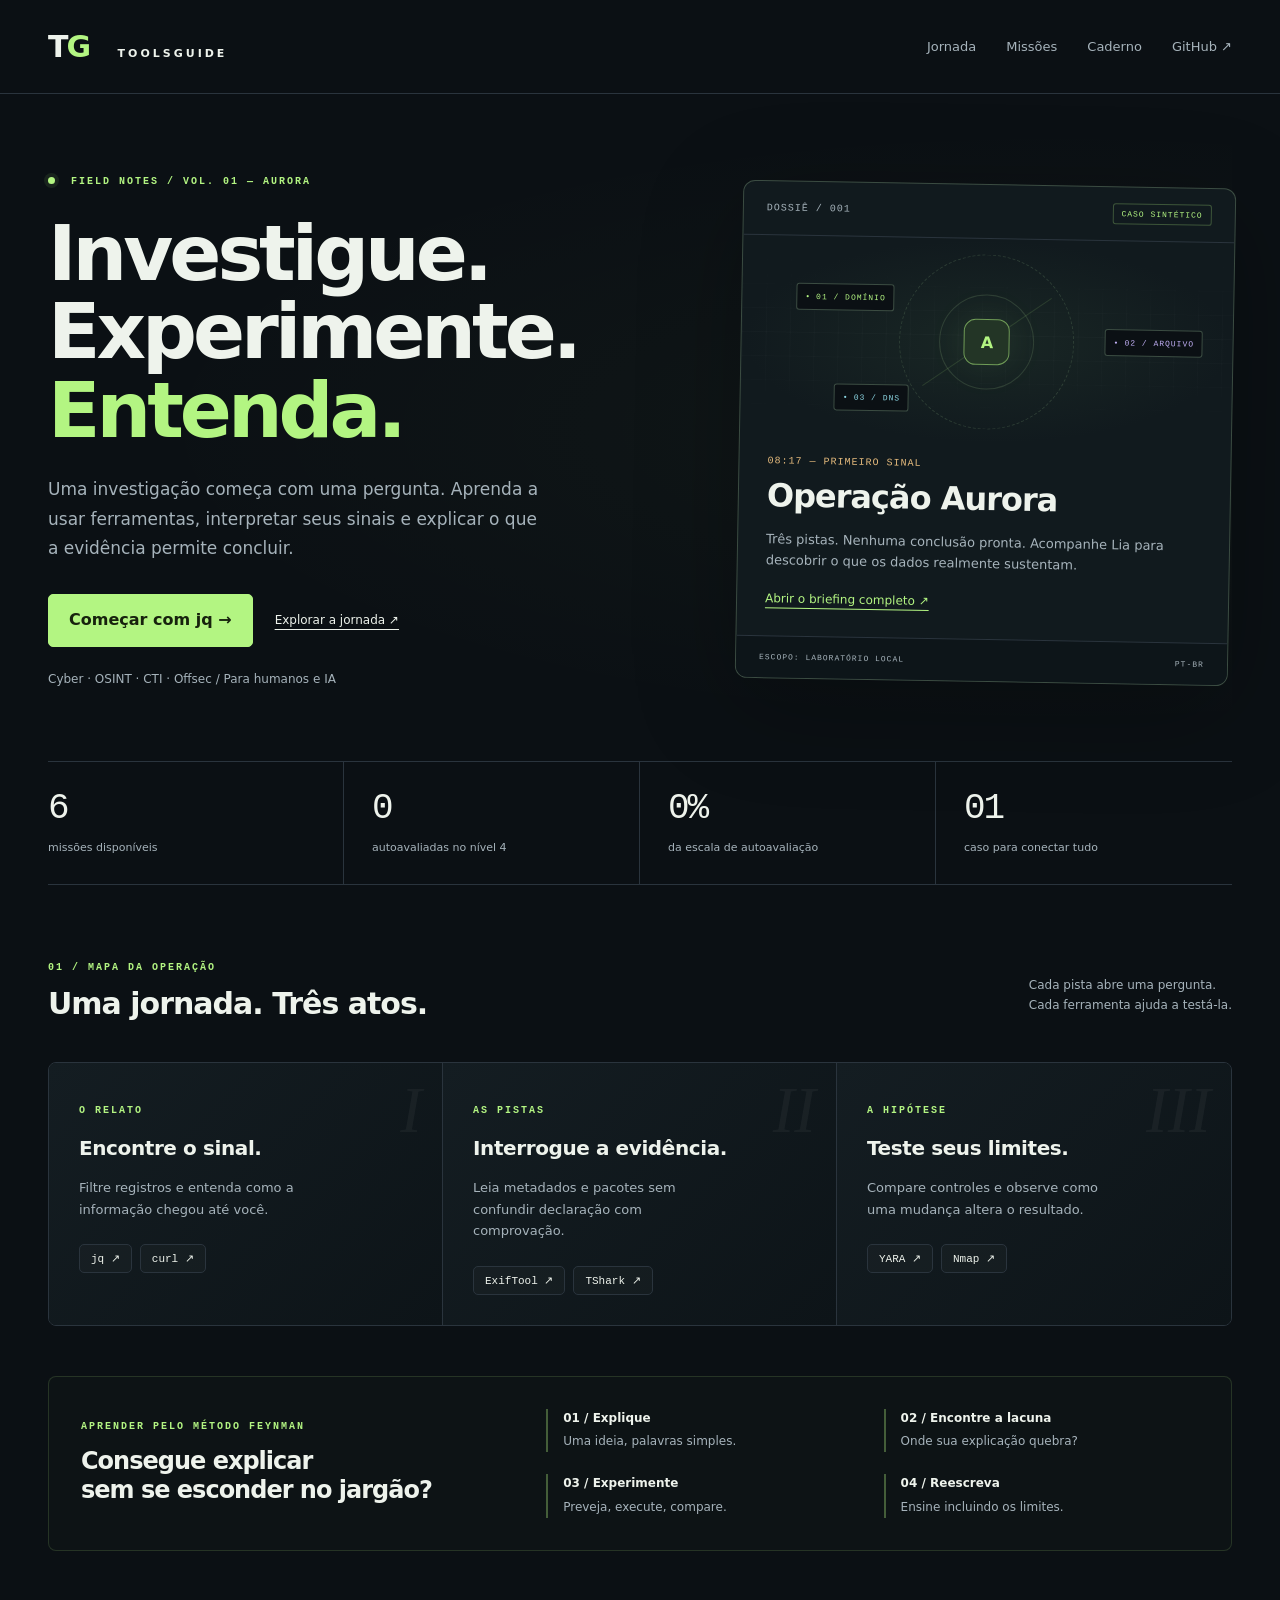
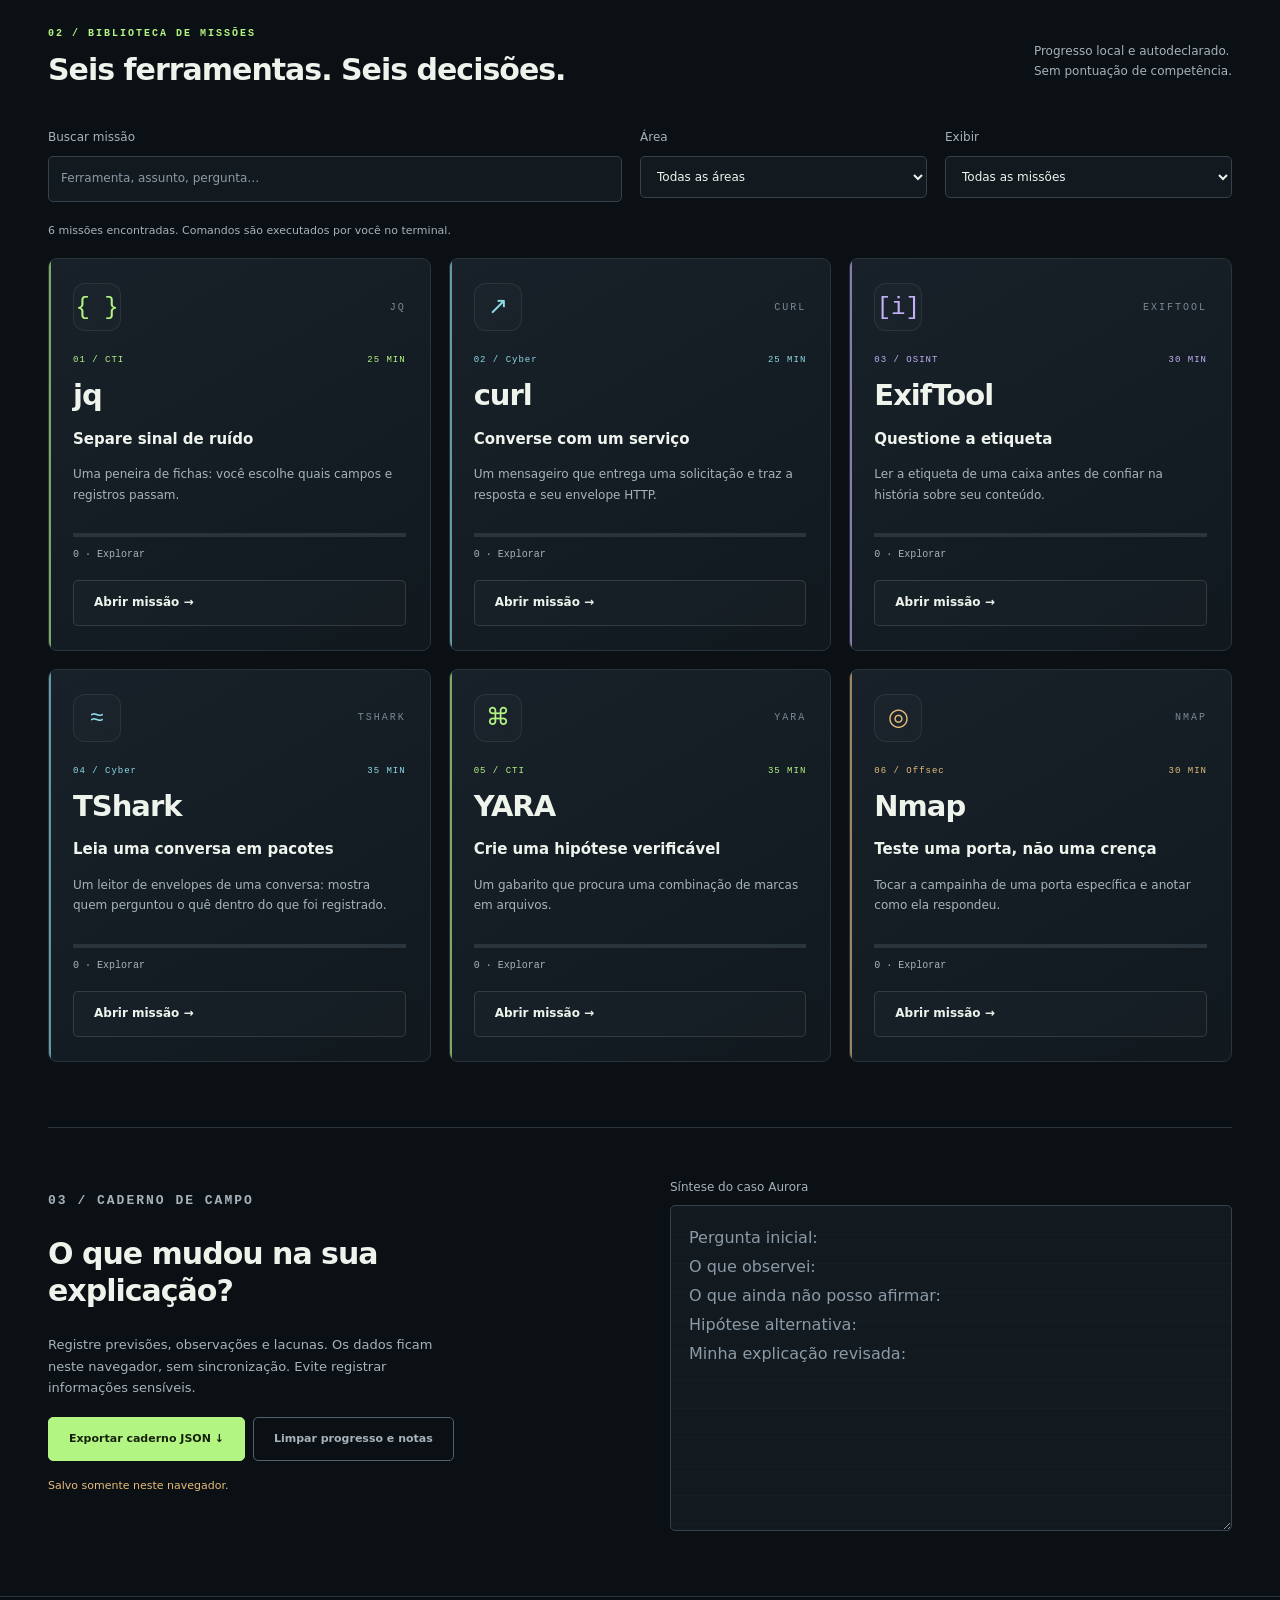
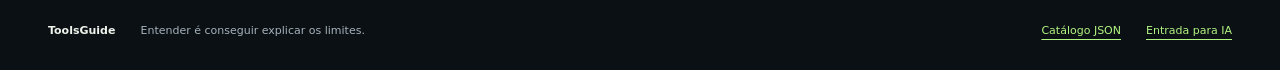
<file: index.html>
<!doctype html><html lang="pt-BR"><head><meta charset="utf-8"><meta name="viewport" content="width=device-width,initial-scale=1"><meta name="description" content="ToolsGuide: aprenda cyber, OSINT, CTI e offsec explicando, experimentando e questionando."><link rel="icon" href="assets/favicon.svg" type="image/svg+xml"><meta name="theme-color" content="#0a1019"><title>ToolsGuide · Laboratório de raciocínio</title><link rel="stylesheet" href="assets/style.css"><script defer src="assets/app.js"></script></head><body>
<a class="skip" href="#catalog">Pular para as missões</a><header><a class="brand" href="./">T<span>G</span> <small>TOOLSGUIDE</small></a><nav aria-label="Principal"><a href="#journey">Jornada</a><a href="#catalog">Missões</a><a href="#notebook">Caderno</a><a href="https://github.com/Ridd1kulusC0d3r/ToolsGuide">GitHub ↗</a></nav></header>
<main><section class="hero"><div><p class="eyebrow"><span class="live-dot"></span> FIELD NOTES / VOL. 01 — AURORA</p><h1>Investigue.<br>Experimente.<br><em>Entenda.</em></h1><p class="lead">Uma investigação começa com uma pergunta. Aprenda a usar ferramentas, interpretar seus sinais e explicar o que a evidência permite concluir.</p><div class="hero-actions"><button id="continue" disabled>Carregando missões…</button><a class="text-link" href="#journey">Explorar a jornada ↗</a></div><p class="muted">Cyber · OSINT · CTI · Offsec / Para humanos e IA</p></div><aside class="brief" aria-label="Dossiê do caso Aurora"><div class="brief-top"><span>DOSSIÊ / 001</span><span class="pill">CASO SINTÉTICO</span></div><div class="radar" aria-hidden="true"><div class="radar-grid"></div><div class="radar-circle inner"></div><div class="radar-circle outer"></div><div class="radar-axis"></div><span class="radar-center">A</span><span class="pin p1">01 / DOMÍNIO</span><span class="pin p2">02 / ARQUIVO</span><span class="pin p3">03 / DNS</span></div><div class="brief-body"><p class="timestamp">08:17 — PRIMEIRO SINAL</p><h2>Operação Aurora</h2><p>Três pistas. Nenhuma conclusão pronta. Acompanhe Lia para descobrir o que os dados realmente sustentam.</p><a href="https://github.com/Ridd1kulusC0d3r/ToolsGuide/blob/main/docs/AURORA.md">Abrir o briefing completo ↗</a></div><div class="brief-bottom"><span>ESCOPO: LABORATÓRIO LOCAL</span><span>PT-BR</span></div></aside></section>
<section class="metrics" aria-label="Seu panorama"><div><strong id="total">—</strong><span>missões disponíveis</span></div><div><strong id="mastered">0</strong><span>autoavaliadas no nível 4</span></div><div><strong id="progressText">0%</strong><span>da escala de autoavaliação</span></div><div><strong>01</strong><span>caso para conectar tudo</span></div></section>
<section id="journey" class="journey"><div class="section-title"><div><p class="eyebrow">01 / MAPA DA OPERAÇÃO</p><h2>Uma jornada. Três atos.</h2></div><p>Cada pista abre uma pergunta.<br>Cada ferramenta ajuda a testá-la.</p></div><div class="acts"><article><span class="act-number">I</span><p class="eyebrow">O RELATO</p><h3>Encontre o sinal.</h3><p>Filtre registros e entenda como a informação chegou até você.</p><div class="act-tools"><button data-tool="jq">jq ↗</button><button data-tool="curl">curl ↗</button></div></article><article><span class="act-number">II</span><p class="eyebrow">AS PISTAS</p><h3>Interrogue a evidência.</h3><p>Leia metadados e pacotes sem confundir declaração com comprovação.</p><div class="act-tools"><button data-tool="exiftool">ExifTool ↗</button><button data-tool="tshark">TShark ↗</button></div></article><article><span class="act-number">III</span><p class="eyebrow">A HIPÓTESE</p><h3>Teste seus limites.</h3><p>Compare controles e observe como uma mudança altera o resultado.</p><div class="act-tools"><button data-tool="yara">YARA ↗</button><button data-tool="nmap">Nmap ↗</button></div></article></div></section><section class="cycle"><div><p class="eyebrow">APRENDER PELO MÉTODO FEYNMAN</p><h2>Consegue explicar<br>sem se esconder no jargão?</h2></div><ol><li><b>01 / Explique</b><span>Uma ideia, palavras simples.</span></li><li><b>02 / Encontre a lacuna</b><span>Onde sua explicação quebra?</span></li><li><b>03 / Experimente</b><span>Preveja, execute, compare.</span></li><li><b>04 / Reescreva</b><span>Ensine incluindo os limites.</span></li></ol></section><section id="catalog"><div class="section-title"><div><p class="eyebrow">02 / BIBLIOTECA DE MISSÕES</p><h2>Seis ferramentas. Seis decisões.</h2></div><p>Progresso local e autodeclarado.<br>Sem pontuação de competência.</p></div><div class="filters"><label>Buscar missão<input id="search" type="search" placeholder="Ferramenta, assunto, pergunta…"></label><label>Área<select id="area"><option value="">Todas as áreas</option><option>Cyber</option><option>OSINT</option><option>CTI</option><option>Offsec</option></select></label><label>Exibir<select id="status"><option value="">Todas as missões</option><option value="pending">Ainda não concluídas</option><option value="done">Nível 4 registrado</option></select></label></div><p id="feedback" role="status">Carregando catálogo…</p><div id="cards" class="cards"></div><div id="empty" class="empty" hidden><span>⌕</span><h3>O sinal não apareceu.</h3><p>Tente outro termo ou volte a todas as missões.</p><button id="clearFilters" class="secondary">Limpar filtros</button></div></section>
<section id="notebook" class="notebook"><div><p class="eyebrow">03 / CADERNO DE CAMPO</p><h2>O que mudou na sua explicação?</h2><p>Registre previsões, observações e lacunas. Os dados ficam neste navegador, sem sincronização. Evite registrar informações sensíveis.</p><button id="export">Exportar caderno JSON ↓</button><button id="reset" class="secondary">Limpar progresso e notas</button><p id="storageStatus" role="status"></p></div><div><label for="notes">Síntese do caso Aurora</label><textarea id="notes" rows="10" placeholder="Pergunta inicial:&#10;O que observei:&#10;O que ainda não posso afirmar:&#10;Hipótese alternativa:&#10;Minha explicação revisada:"></textarea></div></section>
</main><footer><b>ToolsGuide</b><span>Entender é conseguir explicar os limites.</span><a href="catalog.json">Catálogo JSON</a><a href="llms.txt">Entrada para IA</a></footer>
<dialog id="mission" aria-labelledby="missionTitle"><button class="close" id="close" aria-label="Fechar missão">✕</button><div id="detail"></div></dialog></body></html>
</file>
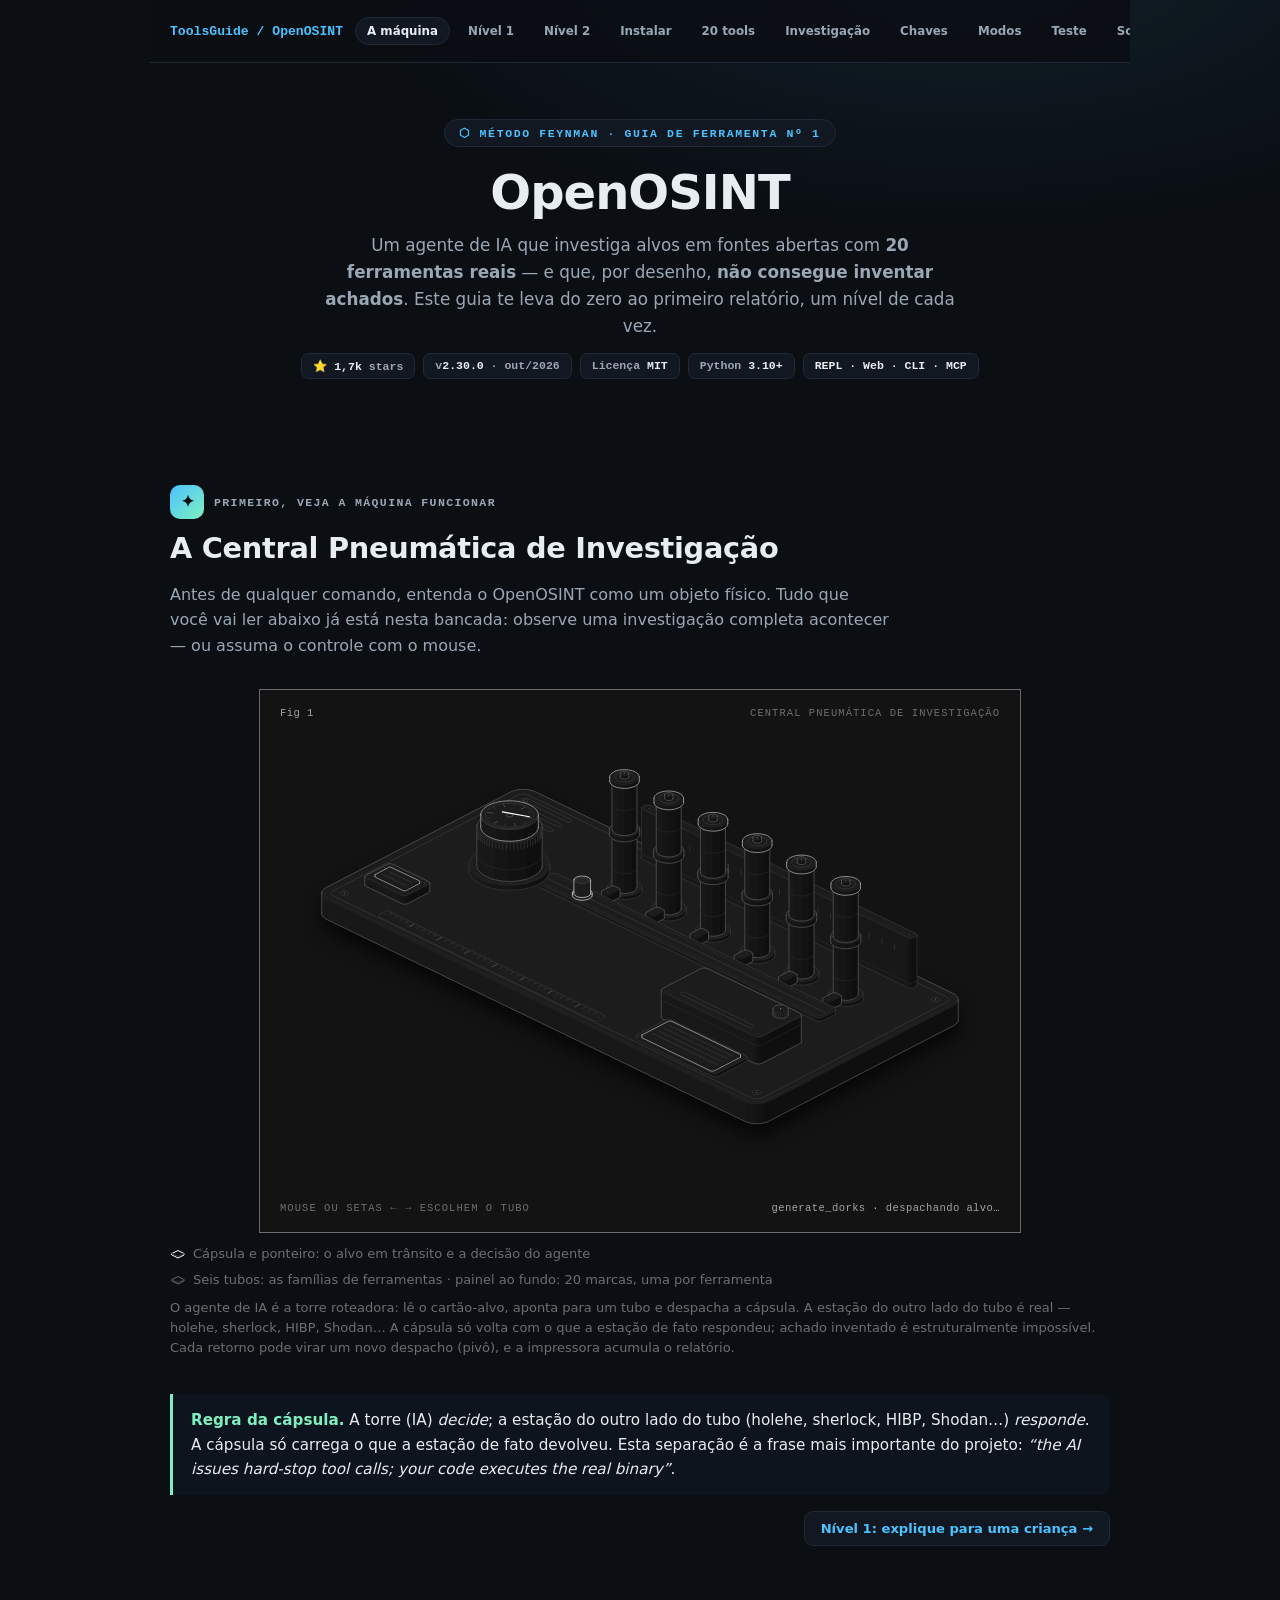
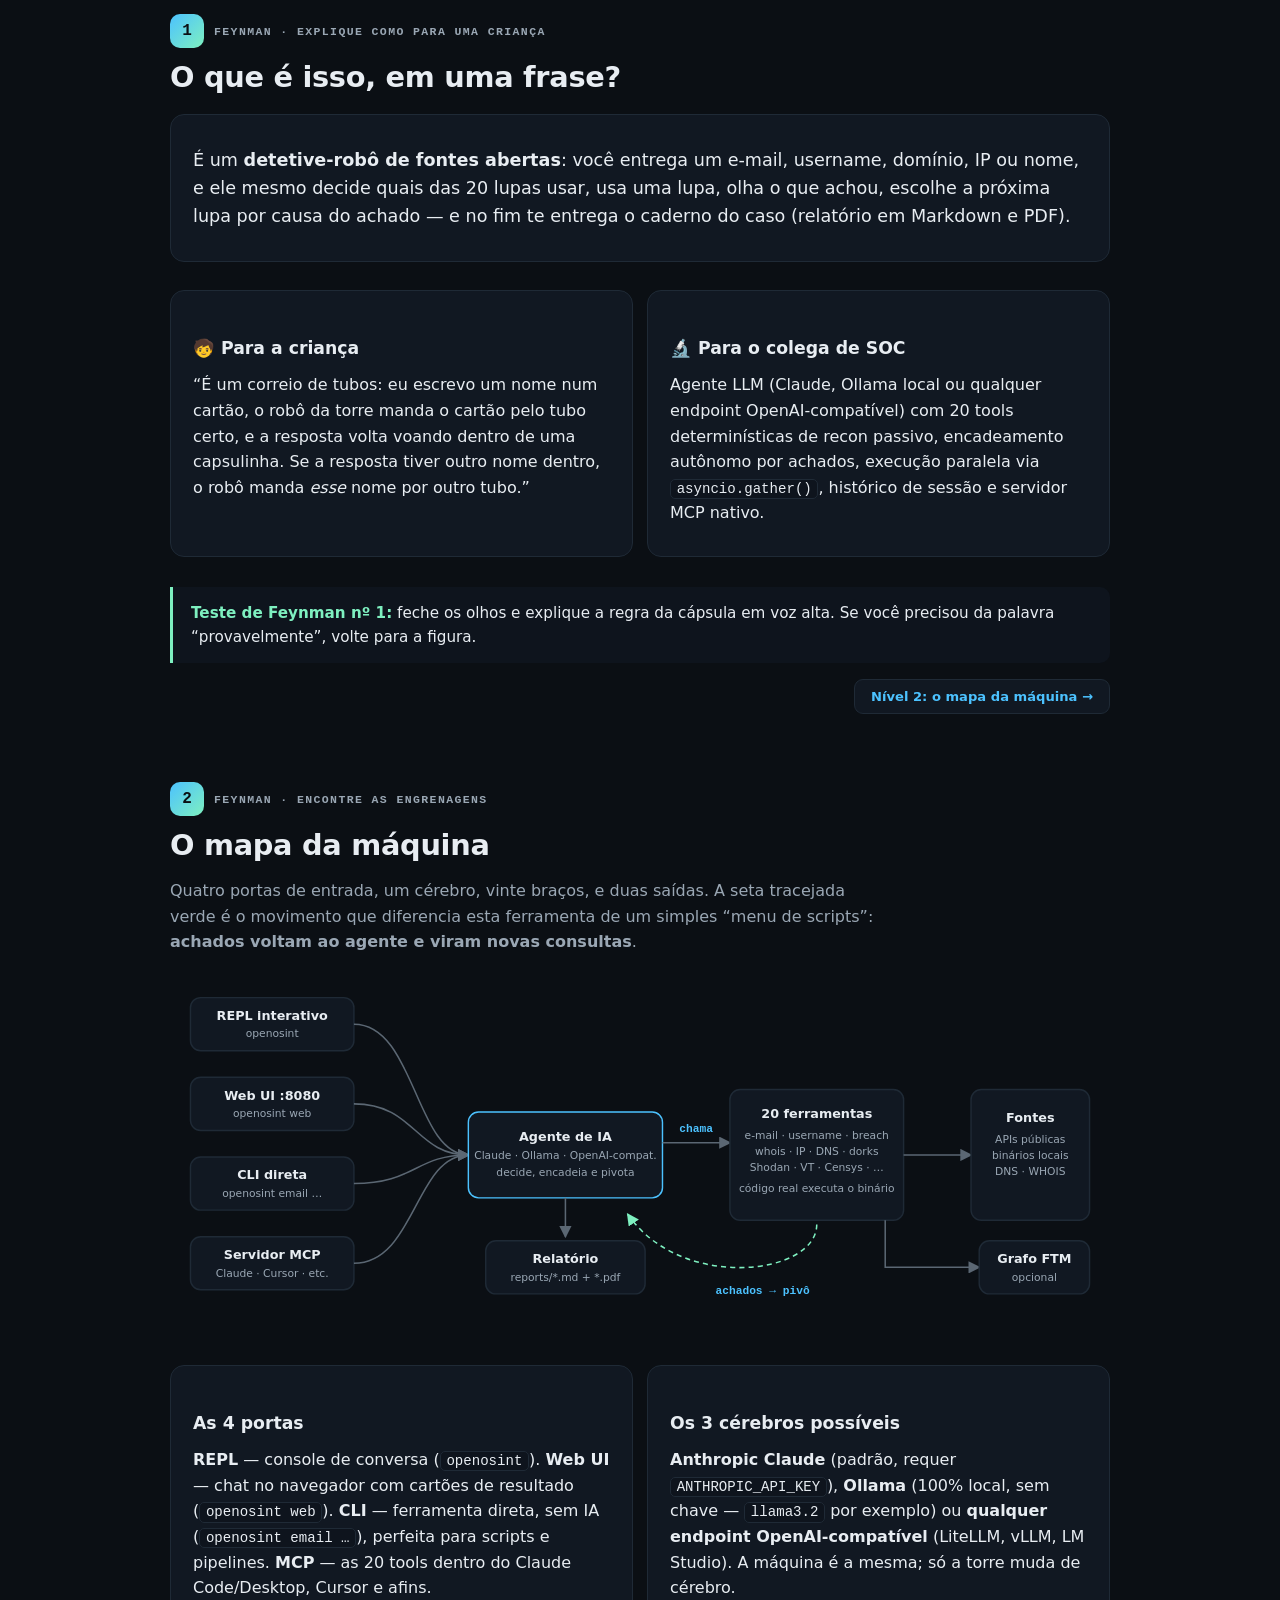
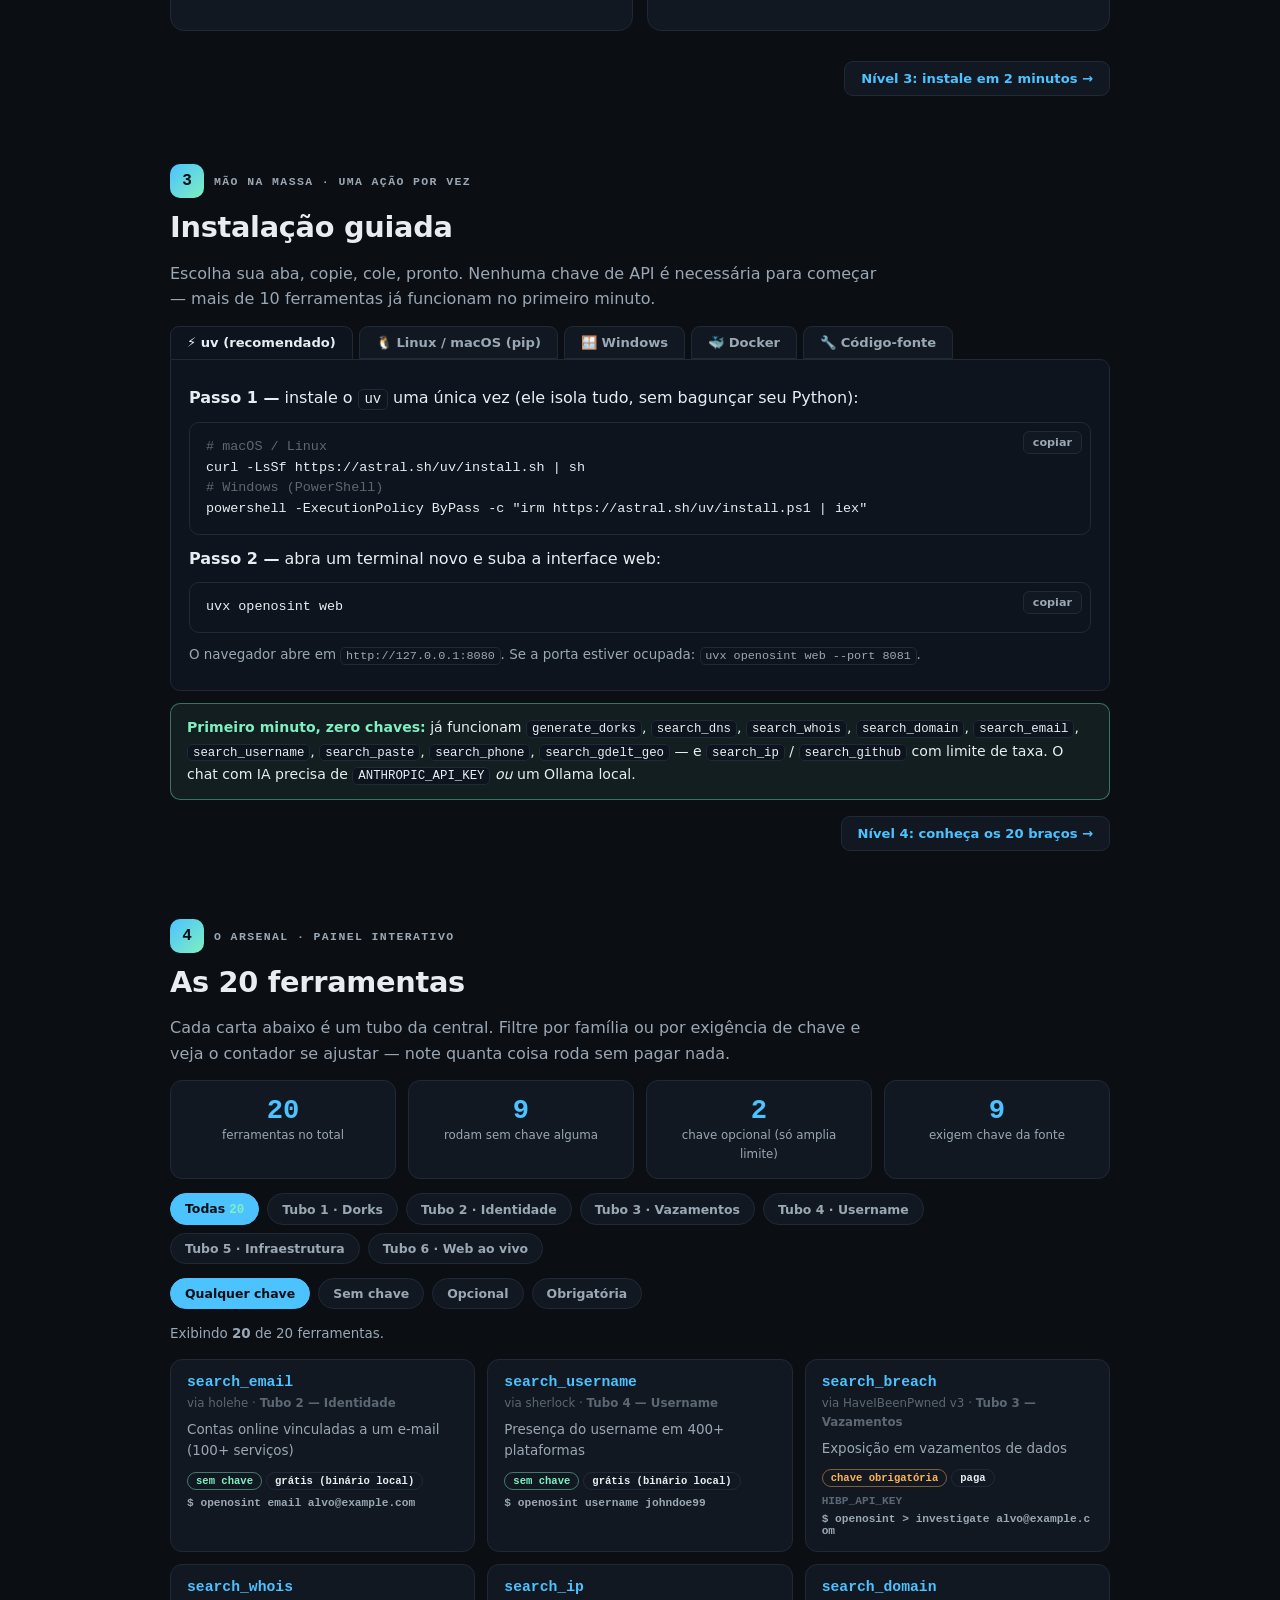
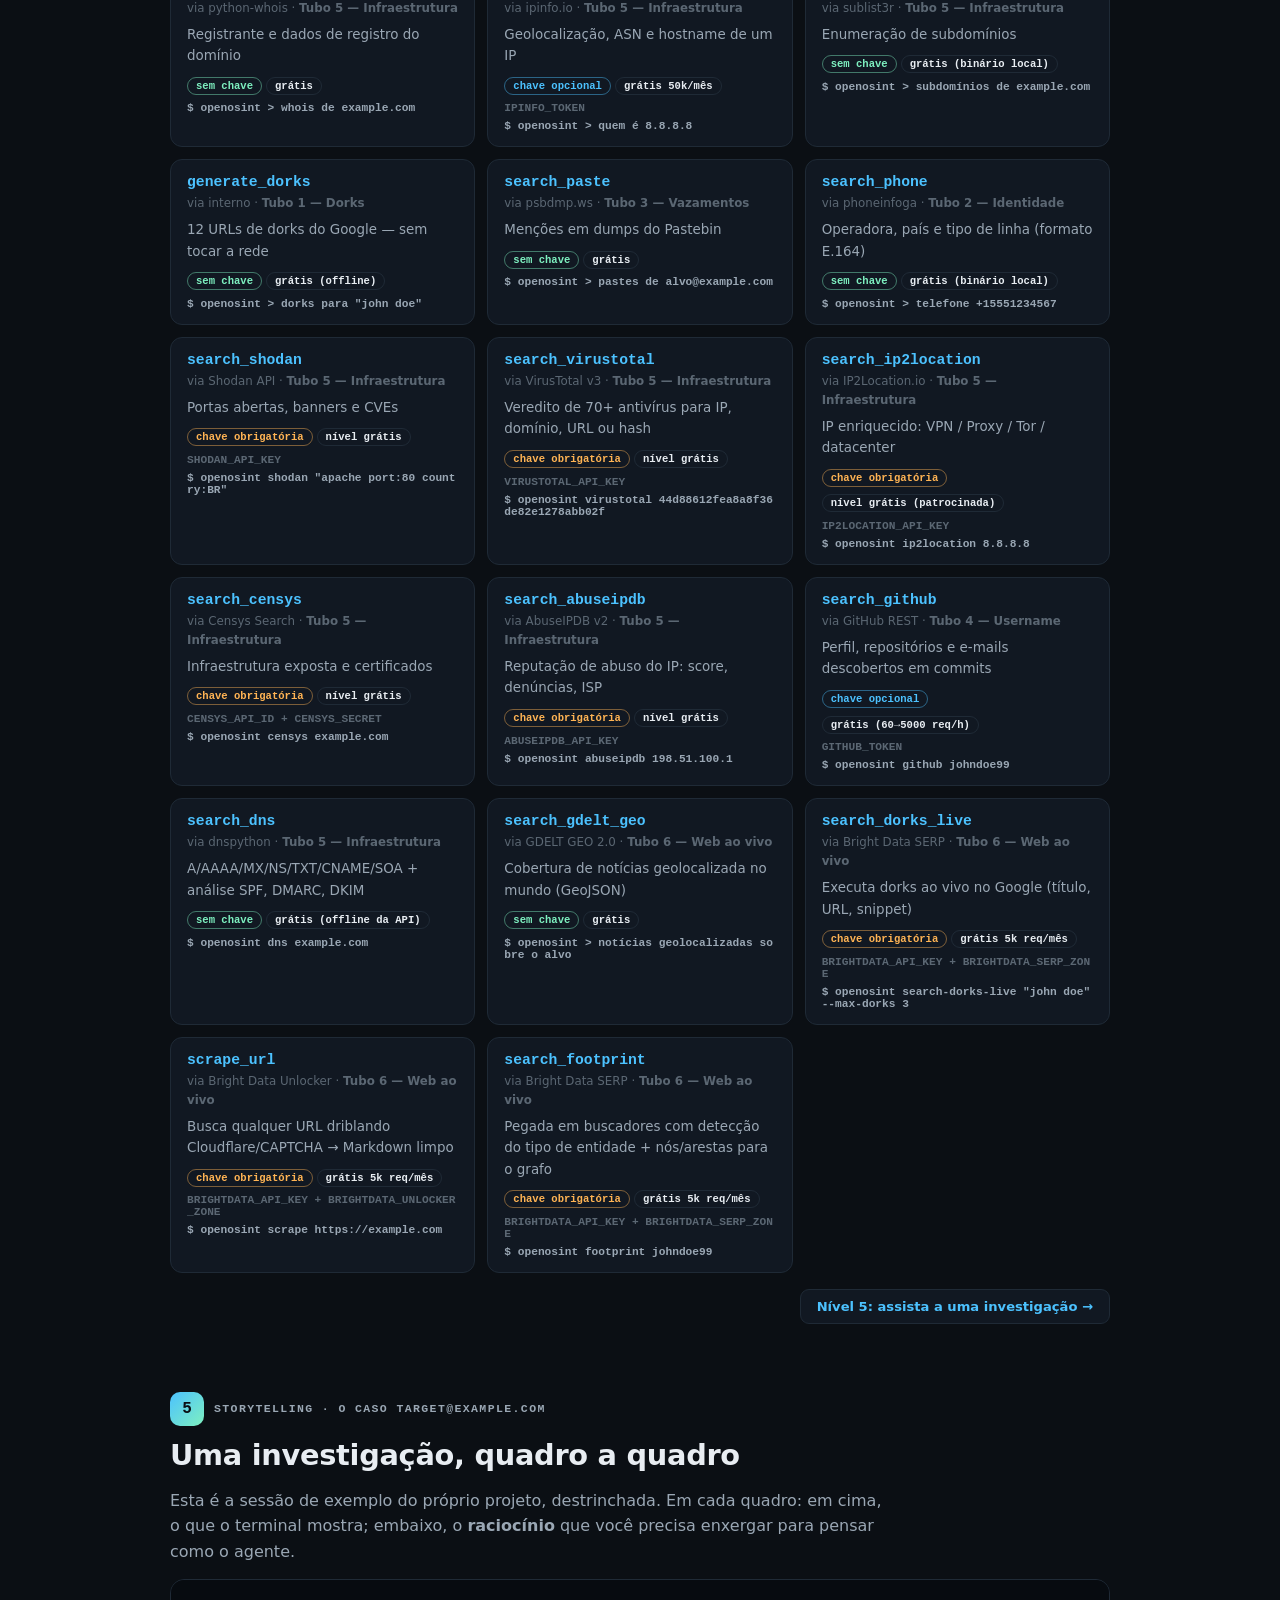
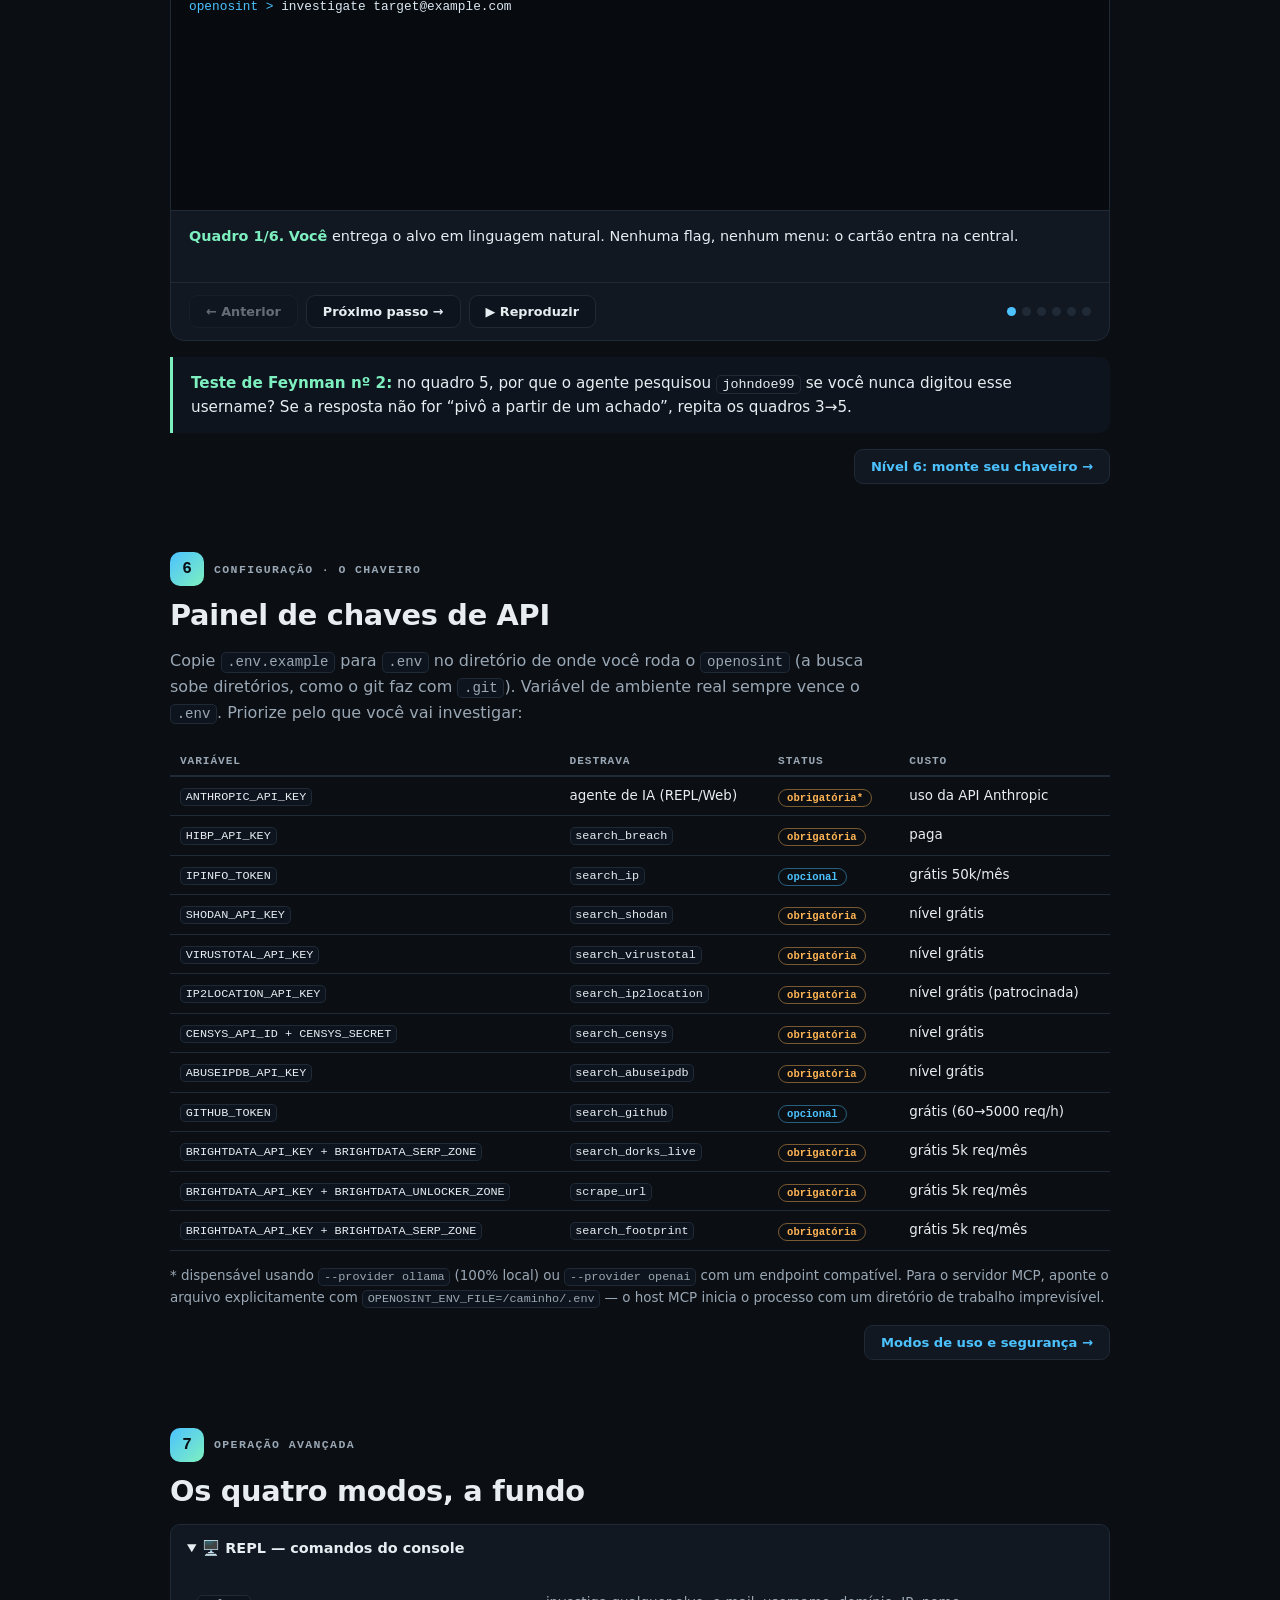
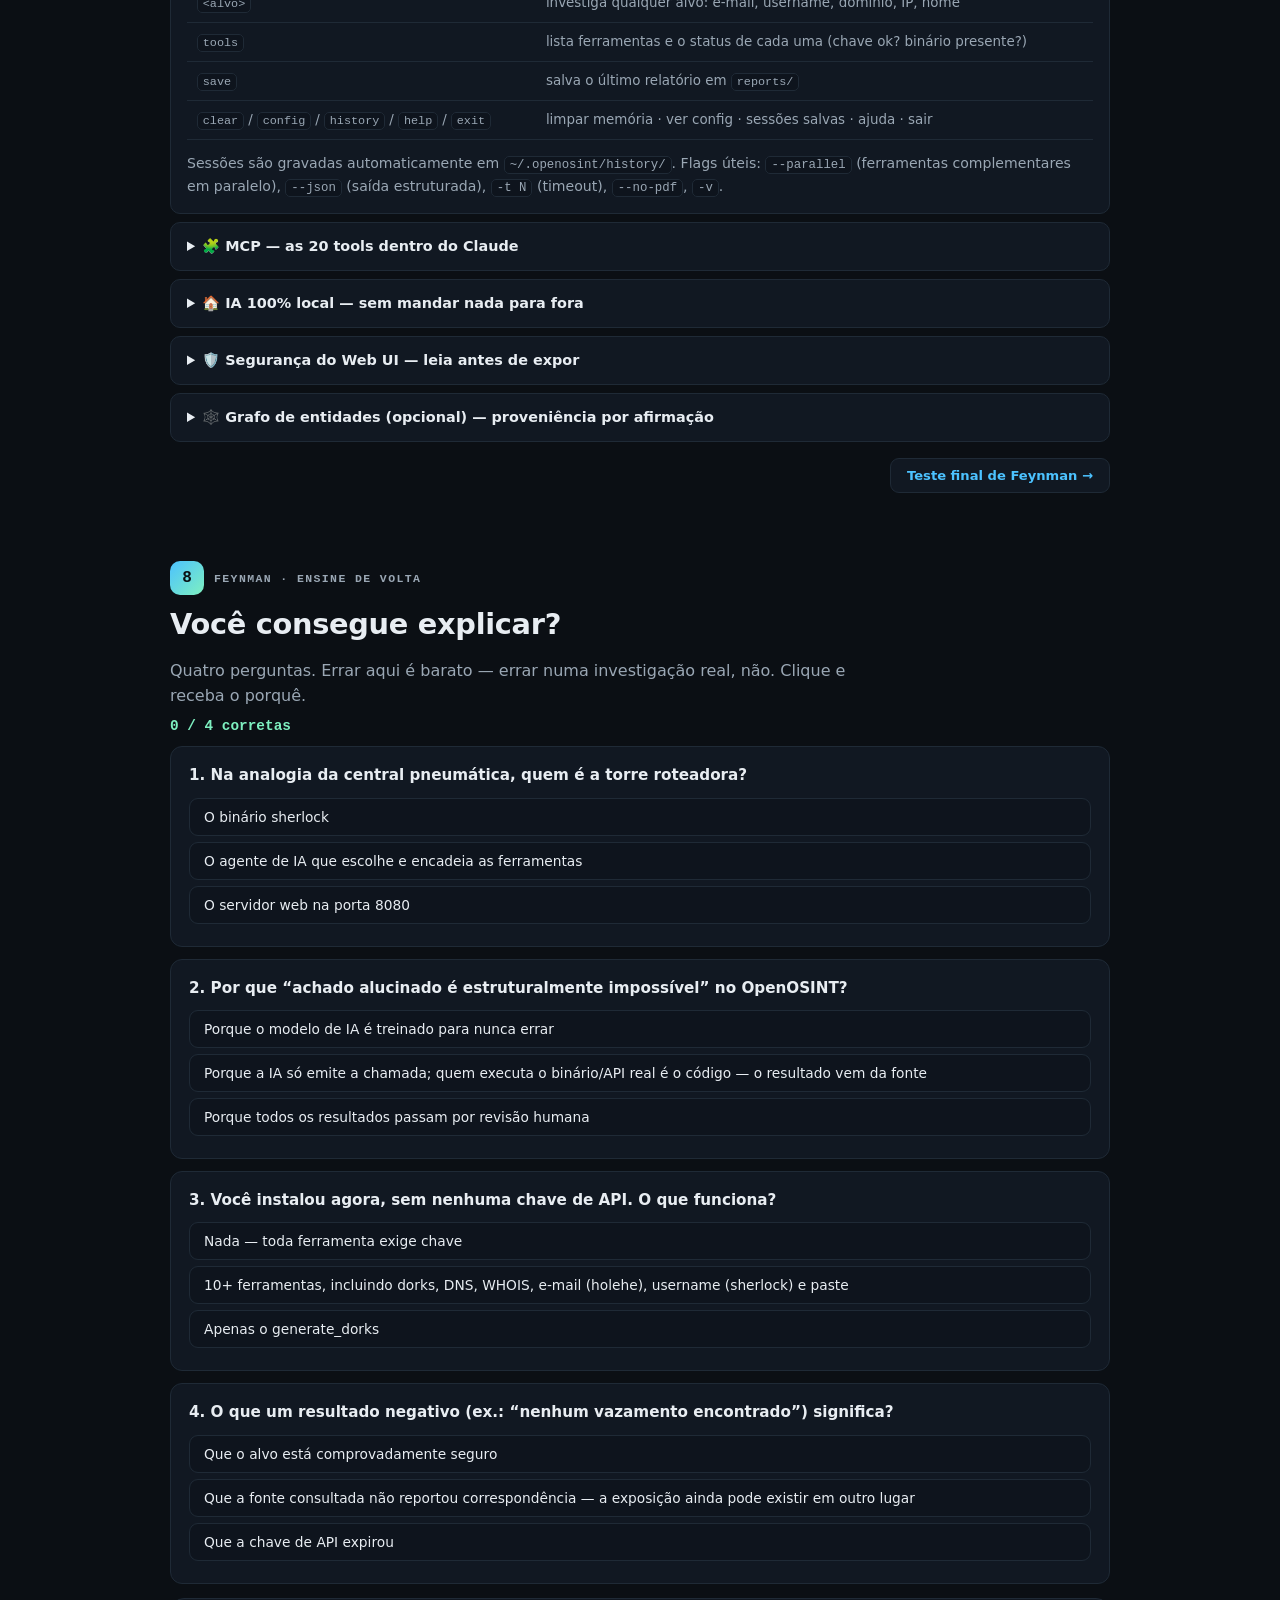
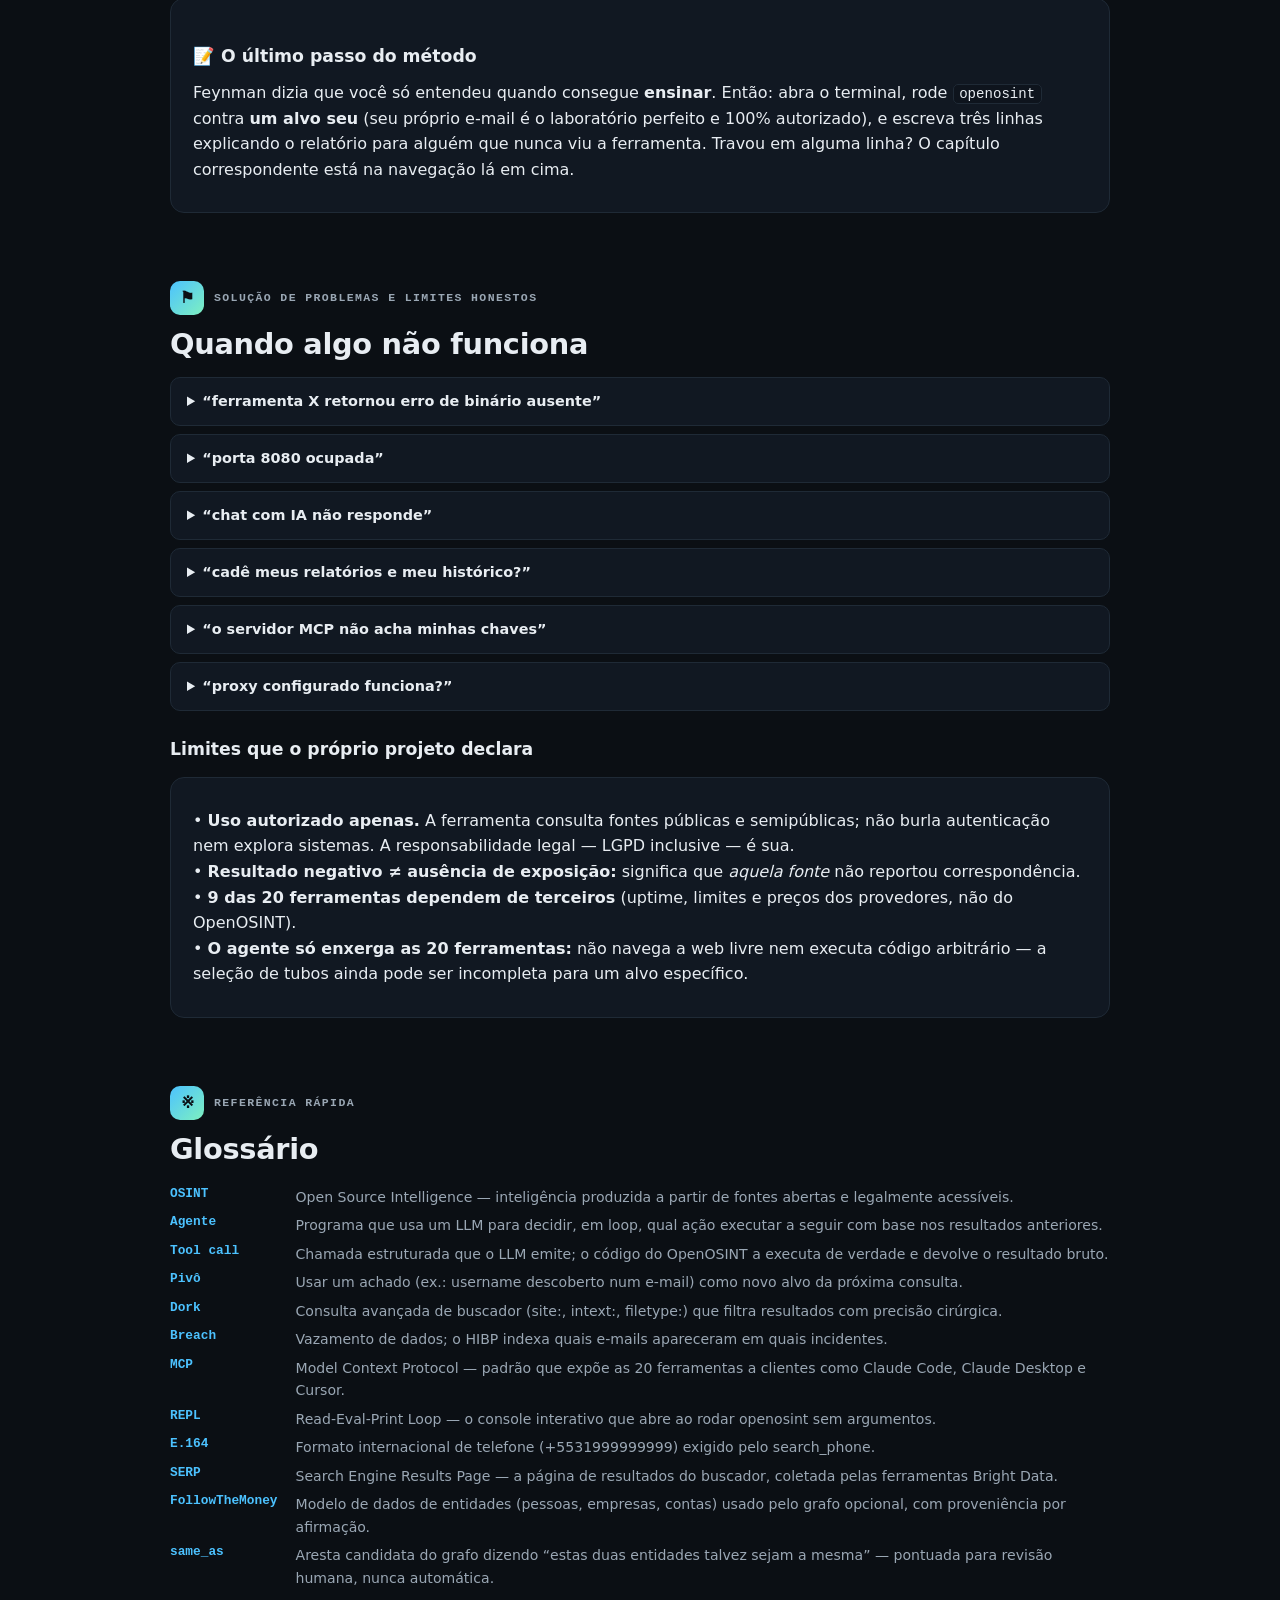
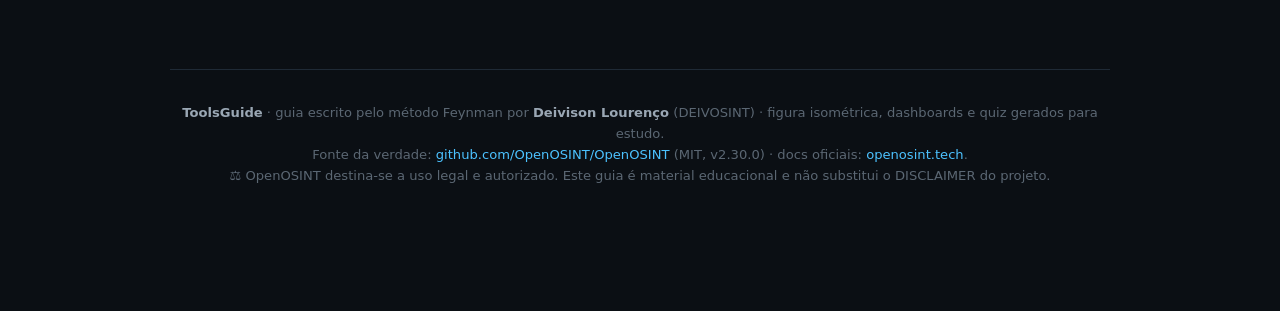
<file: guides/openosint/index.html>
<!doctype html><html lang="pt-BR"><head>
<meta charset="utf-8"><meta name="viewport" content="width=device-width, initial-scale=1">
<title>OpenOSINT — Guia Feynman · ToolsGuide</title>
<meta name="description" content="Guia imersivo do OpenOSINT pelo método Feynman: figura isométrica interativa, 20 ferramentas em painel filtrável, investigação quadro a quadro, chaves de API, segurança e quiz. Em português.">
<style>
.iso{
  --anatomy-page:#0b0b0b;--anatomy-card:#131313;--anatomy-text:#a3a3a3;--anatomy-strong:#e6e6e6;--anatomy-muted:#6e6e6e;
  --anatomy-paper:#131313;--anatomy-face:#1b1b1b;--anatomy-top:#1c1c1c;
  --anatomy-shade-0:#0f0f0f;--anatomy-shade-1:#121212;--anatomy-shade-2:#151515;--anatomy-shade-3:#181818;
  --anatomy-lit-top:#262626;--anatomy-lit-shade:#1d1d1d;
  --anatomy-hi:#d4d4d4;--anatomy-mid:#6a6a6a;--anatomy-lo:#3e3e3e;--anatomy-faint:#2a2a2a;--anatomy-lit:#ffffff;
  --anatomy-halo:#050505;--anatomy-halo-opacity:.9;--anatomy-dot:#e6e6e6;
  --anatomy-red:#ff6b6b;--anatomy-green:#6be0a0;--anatomy-blue:#6b9bff;
  --anatomy-weight:.6px;--anatomy-ease:cubic-bezier(.32,.72,0,1);
  --anatomy-mono:ui-monospace,"SF Mono",Menlo,Consolas,monospace;
  --anatomy-lift:inset 0 1px 0 0 #ffffff0a,inset 0 0 0 1px #ffffff06,0 0 0 1px #00000026,0 1px 1px -.5px #00000014,0 3px 3px -1.5px #00000014,0 6px 6px -3px #00000014,0 12px 12px -6px #00000014;
}
.iso[data-theme="light"]{
  --anatomy-page:#f2f2ef;--anatomy-card:#fbfbfa;--anatomy-text:#57575a;--anatomy-strong:#18181a;--anatomy-muted:#8c8c90;
  --anatomy-paper:#fbfbfa;--anatomy-face:#ffffff;--anatomy-top:#ffffff;
  --anatomy-shade-0:#dcdcd9;--anatomy-shade-1:#e5e5e2;--anatomy-shade-2:#ededea;--anatomy-shade-3:#f4f4f1;
  --anatomy-lit-top:#ffffff;--anatomy-lit-shade:#eeeeeb;
  --anatomy-hi:#26262a;--anatomy-mid:#8a8a8f;--anatomy-lo:#b4b4b8;--anatomy-faint:#d4d4d6;--anatomy-lit:#000000;
  --anatomy-halo:#8a8a80;--anatomy-halo-opacity:.32;--anatomy-dot:#3a3a3e;
  --anatomy-red:#e5484d;--anatomy-green:#30a46c;--anatomy-blue:#3e63dd;
  --anatomy-lift:inset 0 1px 0 0 #ffffff,0 0 0 1px #0000000f,0 1px 1px -.5px #0000000a,0 3px 3px -1.5px #0000000a,0 6px 6px -3px #0000000a,0 12px 12px -6px #0000000a;
}
.iso-svg{display:block;width:100%;height:auto;overflow:visible}
.iso-svg path,.iso-svg circle{vector-effect:non-scaling-stroke}
.iso-fill{fill:var(--anatomy-paper);stroke:none}
.iso-solid[data-lit]>.iso-fill{fill:var(--anatomy-face)}
.iso-shade,.iso-top{stroke:none}
.iso-shade[data-shade="0"]{fill:var(--anatomy-shade-0)}
.iso-shade[data-shade="1"]{fill:var(--anatomy-shade-1)}
.iso-shade[data-shade="2"]{fill:var(--anatomy-shade-2)}
.iso-shade[data-shade="3"]{fill:var(--anatomy-shade-3)}
.iso-top{fill:var(--anatomy-top)}
.iso-solid[data-lit]>.iso-top{fill:var(--anatomy-lit-top)}
.iso-solid[data-lit]>.iso-shade{fill:var(--anatomy-lit-shade)}
.iso-solid[data-seamless]>.iso-shade,.iso-solid[data-seamless]>.iso-top{stroke-width:.4;stroke-linejoin:round}
.iso-solid[data-seamless]>.iso-shade[data-shade="0"]{stroke:var(--anatomy-shade-0)}
.iso-solid[data-seamless]>.iso-shade[data-shade="1"]{stroke:var(--anatomy-shade-1)}
.iso-solid[data-seamless]>.iso-shade[data-shade="2"]{stroke:var(--anatomy-shade-2)}
.iso-solid[data-seamless]>.iso-shade[data-shade="3"]{stroke:var(--anatomy-shade-3)}
.iso-solid[data-seamless]>.iso-top{stroke:var(--anatomy-top)}
.iso-solid[data-seamless][data-lit]>.iso-top{stroke:var(--anatomy-lit-top)}
.iso-solid[data-seamless][data-lit]>.iso-shade{stroke:var(--anatomy-lit-shade)}
.iso-solid[data-lit]>.iso-edge{stroke:var(--anatomy-lit)}
.iso-halo{fill:var(--anatomy-halo);stroke:none;filter:blur(9px);opacity:var(--anatomy-halo-opacity);transform:translateY(3px)}
.iso-line{fill:none;stroke:var(--anatomy-lo);stroke-width:var(--anatomy-weight);stroke-linecap:round;stroke-linejoin:round}
.iso-line[data-tone="hi"]{stroke:var(--anatomy-hi)}
.iso-line[data-tone="mid"]{stroke:var(--anatomy-mid)}
.iso-line[data-tone="lo"]{stroke:var(--anatomy-lo)}
.iso-line[data-tone="faint"]{stroke:var(--anatomy-faint)}
.iso-line[data-tone="lit"]{stroke:var(--anatomy-lit)}
.iso-line[data-tone="red"]{stroke:var(--anatomy-red)}
.iso-line[data-tone="green"]{stroke:var(--anatomy-green)}
.iso-line[data-tone="blue"]{stroke:var(--anatomy-blue)}
.iso-line[data-dotted]{stroke-dasharray:.01 3.5;stroke-width:1}
.iso-line[data-dashed]{stroke-dasharray:3 3}
.iso-line[data-flow]{stroke-dasharray:2 6}
.iso-wire-end{fill:var(--anatomy-paper);stroke:var(--anatomy-lo);stroke-width:var(--anatomy-weight)}
.iso-wire[data-tone="hi"] .iso-wire-end{stroke:var(--anatomy-hi)}
.iso-wire[data-tone="mid"] .iso-wire-end{stroke:var(--anatomy-mid)}
.iso-wire[data-tone="faint"] .iso-wire-end{stroke:var(--anatomy-faint)}
.iso-wire[data-tone="lit"] .iso-wire-end{stroke:var(--anatomy-lit)}
.iso-dots circle{fill:var(--anatomy-dot);stroke:none;opacity:.32}
.iso-dots[data-tone="hi"] circle{opacity:.85}
.iso-dots[data-tone="mid"] circle{opacity:.45}
.iso-dots[data-tone="lo"] circle{opacity:.22}
.iso-dots[data-tone="faint"] circle{opacity:.12}
.iso-face-text{fill:var(--anatomy-mid);font-family:var(--anatomy-mono);letter-spacing:.04em}
.iso-face-text[data-tone="hi"]{fill:var(--anatomy-hi)}
.iso-face-text[data-tone="lo"]{fill:var(--anatomy-lo)}
.iso-face-text[data-tone="faint"]{fill:var(--anatomy-faint)}
.tb-body{fill:var(--anatomy-shade-2);stroke:none}
.tb-shine{fill:var(--anatomy-top);stroke:none}
.tb-shade{fill:var(--anatomy-shade-0);stroke:none}
.tb-ring{fill:none;stroke:var(--anatomy-lo);stroke-width:.45;stroke-linecap:butt;stroke-linejoin:round}
.tb-ring[data-tone="mid"]{stroke:var(--anatomy-mid)}
.tb-ring[data-tone="faint"]{stroke:var(--anatomy-faint)}
.tb-ring[data-tone="hi"]{stroke:var(--anatomy-hi)}
@keyframes iso-flow{to{stroke-dashoffset:-32}}
@keyframes iso-pulse{0%,100%{opacity:.18}12%{opacity:1}40%{opacity:.18}}
.iso-line[data-flow]{animation:iso-flow 1600ms linear infinite}
.iso-dots circle[data-pulse]{animation:iso-pulse 1600ms steps(1,end) infinite;animation-delay:var(--pulse-at,0ms)}
.iso-figure{margin:32px 0 36px}
.iso-plate{position:relative;padding:52px 24px;border-radius:0;background:var(--anatomy-card);box-shadow:0 0 0 1px var(--anatomy-mid);--anatomy-paper:var(--anatomy-card)}
.iso-plate-corners{position:absolute;inset:18px 20px;pointer-events:none}
.iso-plate-corner{position:absolute;color:var(--anatomy-muted);font-family:var(--anatomy-mono);font-size:10.5px;line-height:1;letter-spacing:.04em;white-space:nowrap}
.iso-plate-corner[data-corner="fig"]{top:0;left:0;color:var(--anatomy-text)}
.iso-plate-corner[data-corner="title"]{top:0;right:0;text-transform:uppercase;letter-spacing:.1em}
.iso-plate-corner[data-corner="hint"]{bottom:0;left:0;text-transform:uppercase;letter-spacing:.1em}
.iso-plate-corner[data-corner="readout"]{right:0;bottom:0;color:var(--anatomy-text);font-variant-numeric:tabular-nums}
.iso-plate .iso-svg{margin:0 auto}
.iso-legend{display:grid;gap:8px;margin-top:12px;color:var(--anatomy-muted);font-size:13px;line-height:1.55}
.iso-keys{display:flex;flex-wrap:wrap;gap:6px 18px}
.iso-key{display:inline-flex;align-items:center;gap:7px}
.iso-swatch{width:16px;height:10px;flex:none;overflow:visible}
.iso-swatch path{fill:none;stroke:var(--anatomy-hi);stroke-width:1;vector-effect:non-scaling-stroke;stroke-linejoin:round;stroke-linecap:round}
.iso-swatch[data-mark="raised"] path,.iso-swatch[data-mark="flat"] path{stroke:var(--anatomy-mid)}
.iso-swatch[data-mark="lit"] path{stroke:var(--anatomy-lit)}
.iso-swatch[data-mark="dim"] path{stroke:var(--anatomy-lo)}
.iso-swatch[data-mark="dotted"] path{stroke-dasharray:.01 3;stroke-width:1.4}
.iso-swatch[data-mark="dashed"] path{stroke-dasharray:3 2.5}
.iso-swatch[data-mark="red"] path{stroke:var(--anatomy-red)}
.iso-swatch[data-mark="green"] path{stroke:var(--anatomy-green)}
.iso-swatch[data-mark="blue"] path{stroke:var(--anatomy-blue)}
.iso-swatch-crease{stroke:var(--anatomy-lo)!important}
@media (max-width:560px){.iso-plate{padding:48px 12px 70px}.iso-plate-corner[data-corner="hint"]{bottom:18px}}
@media (prefers-reduced-motion:reduce){.iso-line[data-flow],.iso-dots circle[data-pulse]{animation:none}}

:root{--ink:#e8edf2;--dim:#9aa7b4;--faint:#5b6773;--bg:#0b0f14;--panel:#111822;--panel2:#0e141d;--line:#1f2a36;--accent:#4cc2ff;--accent2:#7ef0c0;--warn:#ffb454;--bad:#ff6b7a;--ok:#7ef0c0;--mono:ui-monospace,'Cascadia Code','JetBrains Mono',Menlo,Consolas,monospace;--sans:'Inter',system-ui,-apple-system,'Segoe UI',sans-serif}
body[data-theme="light"]{--ink:#17222c;--dim:#50606e;--faint:#8b98a5;--bg:#f4f6f8;--panel:#ffffff;--panel2:#eef2f5;--line:#d8e0e7;--accent:#0077c8;--accent2:#0a8f66;--warn:#b4720a;--bad:#c22437;--ok:#0a8f66}
*{box-sizing:border-box}
html{scroll-behavior:smooth;scroll-padding-top:84px}
body{margin:0;background:var(--bg);color:var(--ink);font-family:var(--sans);line-height:1.6;font-size:16px}
body::before{content:"";position:fixed;inset:0;pointer-events:none;background:radial-gradient(900px 400px at 75% -5%,color-mix(in srgb,var(--accent) 9%,transparent),transparent 70%);z-index:0}
main{position:relative;z-index:1;max-width:980px;margin:0 auto;padding:0 20px 90px}
a{color:var(--accent);text-decoration:none}a:hover{text-decoration:underline}
h1{font-size:clamp(1.9rem,4.5vw,3rem);line-height:1.12;margin:.4em 0 .25em;letter-spacing:-.02em}
h2{font-size:clamp(1.35rem,3vw,1.8rem);margin:0 0 .35em;letter-spacing:-.01em}
h3{font-size:1.08rem;margin:1.4em 0 .4em}
p{margin:.6em 0}
code{font-family:var(--mono);font-size:.88em;background:var(--panel2);border:1px solid var(--line);border-radius:5px;padding:.08em .4em}
pre{background:var(--panel2);border:1px solid var(--line);border-radius:10px;padding:14px 16px;overflow-x:auto;font-family:var(--mono);font-size:.84rem;line-height:1.55;position:relative;margin:.8em 0}
pre code{background:none;border:none;padding:0;font-size:inherit}
.copy{position:absolute;top:8px;right:8px;background:var(--panel);border:1px solid var(--line);color:var(--dim);font:600 .7rem var(--sans);padding:4px 9px;border-radius:6px;cursor:pointer}
.copy:hover{color:var(--ink);border-color:var(--accent)}
.cm{color:var(--faint)}.ok{color:var(--ok)}.cy{color:var(--accent)}.wn{color:var(--warn)}
/* barra de progresso + nav */
#bar{position:fixed;top:0;left:0;height:3px;background:linear-gradient(90deg,var(--accent),var(--accent2));width:0;z-index:60;transition:width .15s linear}
nav{position:sticky;top:0;z-index:50;background:color-mix(in srgb,var(--bg) 86%,transparent);backdrop-filter:blur(10px);border-bottom:1px solid var(--line);margin:0 -20px;padding:10px 20px;display:flex;gap:6px;align-items:center;overflow-x:auto;scrollbar-width:none}
nav::-webkit-scrollbar{display:none}
nav .brand{font:800 .82rem var(--mono);color:var(--accent);white-space:nowrap;margin-right:6px}
nav a{white-space:nowrap;font:600 .74rem var(--sans);color:var(--dim);padding:6px 11px;border-radius:999px;border:1px solid transparent}
nav a.on{color:var(--ink);background:var(--panel);border-color:var(--line)}
nav a:hover{text-decoration:none;color:var(--ink)}
#theme{margin-left:auto;background:var(--panel);border:1px solid var(--line);color:var(--ink);border-radius:999px;padding:6px 12px;cursor:pointer;font:600 .74rem var(--sans)}
/* herói */
.hero{padding:56px 0 8px;text-align:center}
.kicker{display:inline-flex;gap:8px;align-items:center;font:700 .72rem var(--mono);letter-spacing:.14em;text-transform:uppercase;color:var(--accent);border:1px solid var(--line);background:var(--panel);padding:6px 14px;border-radius:999px}
.sub{color:var(--dim);max-width:640px;margin:0 auto 10px;font-size:1.05rem}
.badges{display:flex;gap:8px;justify-content:center;flex-wrap:wrap;margin:14px 0 30px}
.badge{font:600 .72rem var(--mono);color:var(--dim);border:1px solid var(--line);background:var(--panel);padding:5px 11px;border-radius:7px}
.badge b{color:var(--ink)}
/* seções */
section{margin:68px 0 0}
.lvl{display:inline-flex;align-items:center;gap:10px;margin-bottom:6px}
.lvl .n{width:34px;height:34px;border-radius:10px;display:grid;place-items:center;font:800 1rem var(--mono);color:var(--bg);background:linear-gradient(135deg,var(--accent),var(--accent2))}
.lvl .t{font:700 .72rem var(--mono);letter-spacing:.12em;text-transform:uppercase;color:var(--dim)}
.lead{color:var(--dim);max-width:720px}
.card{background:var(--panel);border:1px solid var(--line);border-radius:14px;padding:20px 22px;margin:14px 0}
.feyn{border-left:3px solid var(--accent2);padding:14px 18px;background:var(--panel2);border-radius:0 10px 10px 0;margin:16px 0;font-size:.95rem}
.feyn b{color:var(--accent2)}
.grid2{display:grid;grid-template-columns:1fr 1fr;gap:14px}
@media(max-width:720px){.grid2{grid-template-columns:1fr}}
/* abas */
.tabs{display:flex;gap:6px;flex-wrap:wrap;margin:14px 0 0}
.tabs button{background:var(--panel);border:1px solid var(--line);color:var(--dim);padding:8px 16px;border-radius:9px 9px 0 0;cursor:pointer;font:600 .82rem var(--sans)}
.tabs button.on{color:var(--ink);border-bottom-color:var(--panel2);background:var(--panel2)}
.tabpane{display:none;background:var(--panel2);border:1px solid var(--line);border-radius:0 10px 10px 10px;padding:16px 18px}
.tabpane.on{display:block}
.step-note{font-size:.84rem;color:var(--dim);margin-top:2px}
/* chips de filtro + grade de ferramentas */
.chips{display:flex;gap:8px;flex-wrap:wrap;margin:14px 0}
.chips button{background:var(--panel);border:1px solid var(--line);color:var(--dim);padding:7px 14px;border-radius:999px;cursor:pointer;font:600 .78rem var(--sans)}
.chips button.on{color:var(--bg);background:var(--accent);border-color:var(--accent)}
.count{font:700 .78rem var(--mono);color:var(--accent2);margin-left:4px}
.toolgrid{display:grid;grid-template-columns:repeat(auto-fill,minmax(285px,1fr));gap:12px;margin-top:14px}
.tool{background:var(--panel);border:1px solid var(--line);border-radius:12px;padding:14px 16px;transition:border-color .15s,transform .15s}
.tool:hover{border-color:var(--accent);transform:translateY(-2px)}
.tool h4{margin:0 0 4px;font:700 .92rem var(--mono);color:var(--accent)}
.tool .by{font-size:.74rem;color:var(--faint);margin-bottom:6px}
.tool p{font-size:.84rem;color:var(--dim);margin:.3em 0}
.pill{display:inline-block;font:700 .66rem var(--mono);padding:2px 8px;border-radius:999px;border:1px solid var(--line);margin:4px 4px 0 0}
.p-none{color:var(--ok);border-color:color-mix(in srgb,var(--ok) 45%,transparent)}
.p-opt{color:var(--accent);border-color:color-mix(in srgb,var(--accent) 45%,transparent)}
.p-req{color:var(--warn);border-color:color-mix(in srgb,var(--warn) 45%,transparent)}
.tool .env{font:600 .7rem var(--mono);color:var(--faint);display:block;margin-top:6px;word-break:break-all}
/* medidores do painel */
.meters{display:grid;grid-template-columns:repeat(auto-fit,minmax(150px,1fr));gap:12px;margin:14px 0}
.meter{background:var(--panel);border:1px solid var(--line);border-radius:12px;padding:14px 16px;text-align:center}
.meter .v{font:800 1.7rem var(--mono);color:var(--accent)}
.meter .l{font-size:.74rem;color:var(--dim)}
/* investigação passo a passo */
.invest{background:var(--panel);border:1px solid var(--line);border-radius:14px;overflow:hidden;margin-top:14px}
.invest .term{white-space:pre-wrap;background:#070b10;font-family:var(--mono);font-size:.8rem;line-height:1.7;padding:16px 18px;min-height:230px;color:#dbe7f0}
body[data-theme=light] .invest .term{background:#10161d}
.invest .think{padding:14px 18px;border-top:1px solid var(--line);font-size:.9rem;min-height:72px}
.invest .think b{color:var(--accent2)}
.invest .ctrl{display:flex;gap:8px;align-items:center;padding:12px 18px;border-top:1px solid var(--line);flex-wrap:wrap}
.invest .ctrl button{background:var(--panel2);border:1px solid var(--line);color:var(--ink);padding:8px 16px;border-radius:9px;cursor:pointer;font:600 .8rem var(--sans)}
.invest .ctrl button:disabled{opacity:.4;cursor:default}
.dots{display:flex;gap:6px;margin-left:auto}
.dots i{width:9px;height:9px;border-radius:50%;background:var(--line)}
.dots i.on{background:var(--accent)}
.dots i.done{background:var(--accent2)}
/* tabelas */
table{width:100%;border-collapse:collapse;font-size:.84rem;margin:12px 0}
th{text-align:left;font:700 .7rem var(--mono);letter-spacing:.08em;text-transform:uppercase;color:var(--dim);border-bottom:2px solid var(--line);padding:8px 10px}
td{border-bottom:1px solid var(--line);padding:8px 10px;vertical-align:top}
td code{white-space:nowrap}
.tscroll{overflow-x:auto}
/* fluxograma SVG */
.flow{width:100%;height:auto;display:block;margin:14px 0}
.flow .box{fill:var(--panel);stroke:var(--line);stroke-width:1.4;rx:10}
.flow .hot{stroke:var(--accent)}
.flow text{fill:var(--ink);font:600 12.5px var(--sans)}
.flow .small{fill:var(--dim);font:500 10.5px var(--sans)}
.flow .mono{font:700 11px var(--mono);fill:var(--accent)}
.flow .edge{stroke:var(--faint);stroke-width:1.5;fill:none;marker-end:url(#arr)}
.flow .edge2{stroke:var(--accent2);stroke-width:1.5;fill:none;marker-end:url(#arr2);stroke-dasharray:5 4}
/* quiz */
.q{background:var(--panel);border:1px solid var(--line);border-radius:12px;padding:16px 18px;margin:12px 0}
.q h4{margin:0 0 10px;font-size:.95rem}
.q button{display:block;width:100%;text-align:left;background:var(--panel2);border:1px solid var(--line);color:var(--ink);padding:10px 14px;border-radius:9px;margin:6px 0;cursor:pointer;font:500 .86rem var(--sans)}
.q button:hover{border-color:var(--accent)}
.q button.right{border-color:var(--ok);color:var(--ok)}
.q button.wrong{border-color:var(--bad);color:var(--bad)}
.q .why{display:none;font-size:.84rem;color:var(--dim);margin-top:10px;border-top:1px dashed var(--line);padding-top:10px}
.q .why.show{display:block}
.score{font:700 .9rem var(--mono);color:var(--accent2)}
/* avisos */
.note{border:1px solid color-mix(in srgb,var(--warn) 45%,transparent);background:color-mix(in srgb,var(--warn) 8%,transparent);border-radius:10px;padding:12px 16px;font-size:.88rem;margin:12px 0}
.note b{color:var(--warn)}
.danger{border-color:color-mix(in srgb,var(--bad) 45%,transparent);background:color-mix(in srgb,var(--bad) 7%,transparent)}
.danger b{color:var(--bad)}
.tip{border-color:color-mix(in srgb,var(--ok) 40%,transparent);background:color-mix(in srgb,var(--ok) 7%,transparent)}
.tip b{color:var(--ok)}
/* glossário */
dl{display:grid;grid-template-columns:max-content 1fr;gap:6px 18px;font-size:.88rem}
dt{font:700 .8rem var(--mono);color:var(--accent)}
dd{margin:0;color:var(--dim)}
@media(max-width:600px){dl{grid-template-columns:1fr}dd{margin-bottom:8px}}
details{border:1px solid var(--line);border-radius:10px;background:var(--panel);margin:8px 0}
summary{cursor:pointer;padding:12px 16px;font-weight:600;font-size:.9rem}
details .inner{padding:0 16px 14px;font-size:.88rem;color:var(--dim)}
footer{margin-top:80px;border-top:1px solid var(--line);padding-top:24px;font-size:.82rem;color:var(--faint);text-align:center}
footer b{color:var(--dim)}
.iso-plate{margin:26px auto 0;max-width:760px}
.next{display:flex;justify-content:flex-end;margin-top:16px}
.next a{font:600 .82rem var(--sans);border:1px solid var(--line);background:var(--panel);padding:9px 16px;border-radius:9px}
</style>
</head><body class="iso" data-theme="dark"><main>
<div id="bar"></div>
<nav aria-label="Capítulos">
  <span class="brand">ToolsGuide / OpenOSINT</span>
  <a href="#fig" data-nav="fig">A máquina</a><a href="#n1" data-nav="n1">Nível 1</a><a href="#n2" data-nav="n2">Nível 2</a><a href="#n3" data-nav="n3">Instalar</a><a href="#n4" data-nav="n4">20 tools</a><a href="#n5" data-nav="n5">Investigação</a><a href="#n6" data-nav="n6">Chaves</a><a href="#modos" data-nav="modos">Modos</a><a href="#quiz" data-nav="quiz">Teste</a><a href="#ajuda" data-nav="ajuda">Socorro</a><a href="#gloss" data-nav="gloss">Glossário</a>
  <button id="theme" aria-label="Alternar tema">◐ tema</button>
</nav>

<header class="hero">
  <span class="kicker">⬡ Método Feynman · Guia de Ferramenta nº 1</span>
  <h1>OpenOSINT</h1>
  <p class="sub">Um agente de IA que investiga alvos em fontes abertas com <b>20 ferramentas reais</b> — e que, por desenho, <b>não consegue inventar achados</b>. Este guia te leva do zero ao primeiro relatório, um nível de cada vez.</p>
  <div class="badges">
    <span class="badge">⭐ <b>1,7k</b> stars</span><span class="badge">v<b>2.30.0</b> · out/2026</span><span class="badge">Licença <b>MIT</b></span><span class="badge">Python <b>3.10+</b></span><span class="badge"><b>REPL · Web · CLI · MCP</b></span>
  </div>
</header>

<section id="fig">
  <div class="lvl"><span class="n">✦</span><span class="t">Primeiro, veja a máquina funcionar</span></div>
  <h2>A Central Pneumática de Investigação</h2>
  <p class="lead">Antes de qualquer comando, entenda o OpenOSINT como um objeto físico. Tudo que você vai ler abaixo já está nesta bancada: observe uma investigação completa acontecer — ou assuma o controle com o mouse.</p>
  <figure class="iso-figure"><div class="iso-plate"><div class="iso-plate-corners" aria-hidden="true"><span class="iso-plate-corner" data-corner="fig">Fig 1</span><span class="iso-plate-corner" data-corner="title">Central Pneumática de Investigação</span><span class="iso-plate-corner" data-corner="hint">Mouse ou setas ← → escolhem o tubo</span><span class="iso-plate-corner" data-corner="readout" data-readout>pronta · aguardando alvo</span></div><div class="iso-stage" tabindex="0" role="slider" aria-label="Central pneumática: setas escolhem o tubo consultado" aria-valuemin="0" aria-valuemax="5" aria-valuenow="0"><svg xmlns="http://www.w3.org/2000/svg" class="iso-svg" viewBox="0 0 700 430" role="img" aria-label="Uma central pneumática sobre uma bancada. À esquerda, a torre roteadora — o agente de IA — com um ponteiro no mostrador. À direita, seis tubos pneumáticos numerados, as famílias de ferramentas, cada um com uma lâmpada no topo. Uma canaleta liga a torre aos tubos; uma cápsula viaja por ela levando o alvo e voltando com achados. Na frente, a mesa do cartão-alvo e a impressora de relatórios. Um painel ao fundo carrega 20 marcas: as 20 ferramentas."><path class="iso-halo" d="M37 157.2L37.3 155.5L38.2 153.9L39.7 152.4L41.8 151.1L223 57.3L225.6 56.2L228.5 55.4L231.7 54.9L235 54.7L238.3 54.8L241.5 55.3L244.5 56.1L247.1 57.1L657.8 255.4L659.9 256.7L661.5 258.1L662.6 259.7L663 261.4L663 281L662.7 282.7L661.8 284.3L660.3 285.7L658.2 287.1L477 380.9L474.4 382L471.5 382.8L468.3 383.3L465 383.5L461.7 383.3L458.5 382.9L455.5 382.1L452.9 381.1L42.2 182.8L40.1 181.5L38.5 180.1L37.4 178.5L37 176.8Z"/><g class="iso-solid"><path class="iso-fill" d="M221.9 99.6L222.5 98.1L223.8 96.6L225.8 95.4L228.2 94.3L231.1 93.6L234.1 93.3L237.3 93.2L240.4 93.6L243.3 94.2L245.8 95.2L247.8 96.4L249.3 97.8L250 99.4L250.1 101L250.1 103.6L249.4 105.1L248.1 106.6L246.2 107.8L243.7 108.8L240.9 109.6L237.8 109.9L234.6 110L231.5 109.6L228.6 109L226.1 108L224.1 106.8L222.7 105.4L221.9 103.8L221.9 102.2Z"/><path class="iso-shade" data-shade="0" d="M246.2 107.8L243.7 108.8L243.7 106.2L246.2 105.2ZM250.1 103.6L249.4 105.1L249.4 102.5L250.1 101ZM249.4 105.1L248.1 106.6L248.1 104L249.4 102.5ZM248.1 106.6L246.2 107.8L246.2 105.2L248.1 104Z"/><path class="iso-shade" data-shade="1" d="M243.7 108.8L240.9 109.6L240.9 106.9L243.7 106.2ZM240.9 109.6L237.8 109.9L237.8 107.3L240.9 106.9ZM237.8 109.9L234.6 110L234.6 107.3L237.8 107.3Z"/><path class="iso-shade" data-shade="2" d="M234.6 110L231.5 109.6L231.5 107L234.6 107.3ZM231.5 109.6L228.6 109L228.6 106.4L231.5 107Z"/><path class="iso-shade" data-shade="3" d="M228.6 109L226.1 108L226.1 105.4L228.6 106.4ZM226.1 108L224.1 106.8L224.1 104.2L226.1 105.4ZM224.1 106.8L222.7 105.4L222.7 102.7L224.1 104.2ZM222.7 105.4L221.9 103.8L221.9 101.2L222.7 102.7ZM221.9 103.8L221.9 102.2L221.9 99.6L221.9 101.2Z"/><path class="iso-top" d="M246.2 105.2L243.7 106.2L240.9 106.9L237.8 107.3L234.6 107.3L231.5 107L228.6 106.4L226.1 105.4L224.1 104.2L222.7 102.7L221.9 101.2L221.9 99.6L222.5 98.1L223.8 96.6L225.8 95.4L228.2 94.3L231.1 93.6L234.1 93.3L237.3 93.2L240.4 93.6L243.3 94.2L245.8 95.2L247.8 96.4L249.3 97.8L250 99.4L250.1 101L249.4 102.5L248.1 104Z"/><path class="iso-line iso-crease" data-tone="faint" d="M250.1 101L249.4 102.5L248.1 104L246.2 105.2L243.7 106.2L240.9 106.9L237.8 107.3L234.6 107.3L231.5 107L228.6 106.4L226.1 105.4L224.1 104.2L222.7 102.7L221.9 101.2L221.9 99.6"/><path class="iso-line iso-edge" data-tone="lo" d="M221.9 99.6L222.5 98.1L223.8 96.6L225.8 95.4L228.2 94.3L231.1 93.6L234.1 93.3L237.3 93.2L240.4 93.6L243.3 94.2L245.8 95.2L247.8 96.4L249.3 97.8L250 99.4L250.1 101M250.1 103.6L249.4 105.1L248.1 106.6L246.2 107.8L243.7 108.8L240.9 109.6L237.8 109.9L234.6 110L231.5 109.6L228.6 109L226.1 108L224.1 106.8L222.7 105.4L221.9 103.8L221.9 102.2M221.9 99.6L221.9 102.2M250.1 101L250.1 103.6"/></g><g class="iso-solid"><path class="iso-fill" d="M225.4 94.2L225.9 93.1L226.9 92L228.4 91L230.2 90.3L232.3 89.8L234.6 89.5L237 89.4L239.3 89.7L241.4 90.2L243.3 90.9L244.8 91.8L245.9 92.9L246.5 94L246.5 95.2L246.5 100.8L246 101.9L245 103L243.6 104L241.8 104.7L239.6 105.2L237.3 105.5L235 105.6L232.7 105.3L230.5 104.8L228.6 104.1L227.1 103.2L226 102.1L225.5 101L225.4 99.8Z"/><path class="iso-shade" data-shade="0" d="M243.6 104L241.8 104.7L241.8 99.2L243.6 98.4ZM246.5 100.8L246 101.9L246 96.4L246.5 95.2ZM246 101.9L245 103L245 97.5L246 96.4ZM245 103L243.6 104L243.6 98.4L245 97.5Z"/><path class="iso-shade" data-shade="1" d="M241.8 104.7L239.6 105.2L239.6 99.7L241.8 99.2ZM239.6 105.2L237.3 105.5L237.3 100L239.6 99.7ZM237.3 105.5L235 105.6L235 100L237.3 100Z"/><path class="iso-shade" data-shade="2" d="M235 105.6L232.7 105.3L232.7 99.7L235 100ZM232.7 105.3L230.5 104.8L230.5 99.2L232.7 99.7Z"/><path class="iso-shade" data-shade="3" d="M230.5 104.8L228.6 104.1L228.6 98.5L230.5 99.2ZM228.6 104.1L227.1 103.2L227.1 97.6L228.6 98.5ZM227.1 103.2L226 102.1L226 96.6L227.1 97.6ZM226 102.1L225.5 101L225.5 95.4L226 96.6ZM225.5 101L225.4 99.8L225.4 94.2L225.5 95.4Z"/><path class="iso-top" d="M243.6 98.4L241.8 99.2L239.6 99.7L237.3 100L235 100L232.7 99.7L230.5 99.2L228.6 98.5L227.1 97.6L226 96.6L225.5 95.4L225.4 94.2L225.9 93.1L226.9 92L228.4 91L230.2 90.3L232.3 89.8L234.6 89.5L237 89.4L239.3 89.7L241.4 90.2L243.3 90.9L244.8 91.8L245.9 92.9L246.5 94L246.5 95.2L246 96.4L245 97.5Z"/><path class="iso-line iso-crease" data-tone="faint" d="M246.5 95.2L246 96.4L245 97.5L243.6 98.4L241.8 99.2L239.6 99.7L237.3 100L235 100L232.7 99.7L230.5 99.2L228.6 98.5L227.1 97.6L226 96.6L225.5 95.4L225.4 94.2"/><path class="iso-line iso-edge" data-tone="mid" d="M225.4 94.2L225.9 93.1L226.9 92L228.4 91L230.2 90.3L232.3 89.8L234.6 89.5L237 89.4L239.3 89.7L241.4 90.2L243.3 90.9L244.8 91.8L245.9 92.9L246.5 94L246.5 95.2M246.5 100.8L246 101.9L245 103L243.6 104L241.8 104.7L239.6 105.2L237.3 105.5L235 105.6L232.7 105.3L230.5 104.8L228.6 104.1L227.1 103.2L226 102.1L225.5 101L225.4 99.8M225.4 94.2L225.4 99.8M246.5 95.2L246.5 100.8"/></g><g class="iso-solid"><path class="iso-fill" d="M80 173L80.7 171.5L82 170L84 168.8L86.4 167.8L89.2 167.1L92.3 166.7L95.5 166.7L98.6 167L101.5 167.6L104 168.6L106 169.8L107.5 171.3L108.2 172.8L108.3 174.4L108.3 177L107.6 178.6L106.3 180L104.4 181.3L101.9 182.3L99.1 183L96 183.4L92.8 183.4L89.7 183.1L86.8 182.4L84.3 181.4L82.3 180.2L80.9 178.8L80.1 177.3L80 175.7Z"/><path class="iso-shade" data-shade="0" d="M104.4 181.3L101.9 182.3L101.9 179.7L104.4 178.6ZM108.3 177L107.6 178.6L107.6 175.9L108.3 174.4ZM107.6 178.6L106.3 180L106.3 177.4L107.6 175.9ZM106.3 180L104.4 181.3L104.4 178.6L106.3 177.4Z"/><path class="iso-shade" data-shade="1" d="M101.9 182.3L99.1 183L99.1 180.4L101.9 179.7ZM99.1 183L96 183.4L96 180.7L99.1 180.4ZM96 183.4L92.8 183.4L92.8 180.8L96 180.7Z"/><path class="iso-shade" data-shade="2" d="M92.8 183.4L89.7 183.1L89.7 180.4L92.8 180.8ZM89.7 183.1L86.8 182.4L86.8 179.8L89.7 180.4Z"/><path class="iso-shade" data-shade="3" d="M86.8 182.4L84.3 181.4L84.3 178.8L86.8 179.8ZM84.3 181.4L82.3 180.2L82.3 177.6L84.3 178.8ZM82.3 180.2L80.9 178.8L80.9 176.2L82.3 177.6ZM80.9 178.8L80.1 177.3L80.1 174.6L80.9 176.2ZM80.1 177.3L80 175.7L80 173L80.1 174.6Z"/><path class="iso-top" d="M104.4 178.6L101.9 179.7L99.1 180.4L96 180.7L92.8 180.8L89.7 180.4L86.8 179.8L84.3 178.8L82.3 177.6L80.9 176.2L80.1 174.6L80 173L80.7 171.5L82 170L84 168.8L86.4 167.8L89.2 167.1L92.3 166.7L95.5 166.7L98.6 167L101.5 167.6L104 168.6L106 169.8L107.5 171.3L108.2 172.8L108.3 174.4L107.6 175.9L106.3 177.4Z"/><path class="iso-line iso-crease" data-tone="faint" d="M108.3 174.4L107.6 175.9L106.3 177.4L104.4 178.6L101.9 179.7L99.1 180.4L96 180.7L92.8 180.8L89.7 180.4L86.8 179.8L84.3 178.8L82.3 177.6L80.9 176.2L80.1 174.6L80 173"/><path class="iso-line iso-edge" data-tone="lo" d="M80 173L80.7 171.5L82 170L84 168.8L86.4 167.8L89.2 167.1L92.3 166.7L95.5 166.7L98.6 167L101.5 167.6L104 168.6L106 169.8L107.5 171.3L108.2 172.8L108.3 174.4M108.3 177L107.6 178.6L106.3 180L104.4 181.3L101.9 182.3L99.1 183L96 183.4L92.8 183.4L89.7 183.1L86.8 182.4L84.3 181.4L82.3 180.2L80.9 178.8L80.1 177.3L80 175.7M80 173L80 175.7M108.3 174.4L108.3 177"/></g><g class="iso-solid"><path class="iso-fill" d="M83.6 167.6L84.1 166.5L85.1 165.4L86.5 164.5L88.4 163.7L90.5 163.2L92.8 162.9L95.2 162.9L97.5 163.1L99.6 163.6L101.5 164.3L103 165.3L104.1 166.3L104.6 167.5L104.7 168.7L104.7 174.2L104.2 175.4L103.2 176.5L101.8 177.4L99.9 178.1L97.8 178.7L95.5 179L93.2 179L90.8 178.7L88.7 178.2L86.8 177.5L85.3 176.6L84.2 175.6L83.7 174.4L83.6 173.2Z"/><path class="iso-shade" data-shade="0" d="M101.8 177.4L99.9 178.1L99.9 172.6L101.8 171.8ZM104.7 174.2L104.2 175.4L104.2 169.8L104.7 168.7ZM104.2 175.4L103.2 176.5L103.2 170.9L104.2 169.8ZM103.2 176.5L101.8 177.4L101.8 171.8L103.2 170.9Z"/><path class="iso-shade" data-shade="1" d="M99.9 178.1L97.8 178.7L97.8 173.1L99.9 172.6ZM97.8 178.7L95.5 179L95.5 173.4L97.8 173.1ZM95.5 179L93.2 179L93.2 173.4L95.5 173.4Z"/><path class="iso-shade" data-shade="2" d="M93.2 179L90.8 178.7L90.8 173.2L93.2 173.4ZM90.8 178.7L88.7 178.2L88.7 172.7L90.8 173.2Z"/><path class="iso-shade" data-shade="3" d="M88.7 178.2L86.8 177.5L86.8 172L88.7 172.7ZM86.8 177.5L85.3 176.6L85.3 171L86.8 172ZM85.3 176.6L84.2 175.6L84.2 170L85.3 171ZM84.2 175.6L83.7 174.4L83.7 168.8L84.2 170ZM83.7 174.4L83.6 173.2L83.6 167.6L83.7 168.8Z"/><path class="iso-top" d="M101.8 171.8L99.9 172.6L97.8 173.1L95.5 173.4L93.2 173.4L90.8 173.2L88.7 172.7L86.8 172L85.3 171L84.2 170L83.7 168.8L83.6 167.6L84.1 166.5L85.1 165.4L86.5 164.5L88.4 163.7L90.5 163.2L92.8 162.9L95.2 162.9L97.5 163.1L99.6 163.6L101.5 164.3L103 165.3L104.1 166.3L104.6 167.5L104.7 168.7L104.2 169.8L103.2 170.9Z"/><path class="iso-line iso-crease" data-tone="faint" d="M104.7 168.7L104.2 169.8L103.2 170.9L101.8 171.8L99.9 172.6L97.8 173.1L95.5 173.4L93.2 173.4L90.8 173.2L88.7 172.7L86.8 172L85.3 171L84.2 170L83.7 168.8L83.6 167.6"/><path class="iso-line iso-edge" data-tone="mid" d="M83.6 167.6L84.1 166.5L85.1 165.4L86.5 164.5L88.4 163.7L90.5 163.2L92.8 162.9L95.2 162.9L97.5 163.1L99.6 163.6L101.5 164.3L103 165.3L104.1 166.3L104.6 167.5L104.7 168.7M104.7 174.2L104.2 175.4L103.2 176.5L101.8 177.4L99.9 178.1L97.8 178.7L95.5 179L93.2 179L90.8 178.7L88.7 178.2L86.8 177.5L85.3 176.6L84.2 175.6L83.7 174.4L83.6 173.2M83.6 167.6L83.6 173.2M104.7 168.7L104.7 174.2"/></g><g class="iso-solid"><path class="iso-fill" d="M591.7 278.2L592.4 276.7L593.7 275.2L595.6 274L598.1 272.9L600.9 272.2L604 271.8L607.2 271.8L610.3 272.1L613.2 272.8L615.7 273.8L617.7 275L619.1 276.4L619.9 278L620 279.5L620 282.2L619.3 283.7L618 285.2L616 286.4L613.6 287.4L610.8 288.1L607.7 288.5L604.5 288.6L601.4 288.2L598.5 287.6L596 286.6L594 285.4L592.5 284L591.8 282.4L591.7 280.8Z"/><path class="iso-shade" data-shade="0" d="M616 286.4L613.6 287.4L613.6 284.8L616 283.8ZM620 282.2L619.3 283.7L619.3 281.1L620 279.5ZM619.3 283.7L618 285.2L618 282.5L619.3 281.1ZM618 285.2L616 286.4L616 283.8L618 282.5Z"/><path class="iso-shade" data-shade="1" d="M613.6 287.4L610.8 288.1L610.8 285.5L613.6 284.8ZM610.8 288.1L607.7 288.5L607.7 285.9L610.8 285.5ZM607.7 288.5L604.5 288.6L604.5 285.9L607.7 285.9Z"/><path class="iso-shade" data-shade="2" d="M604.5 288.6L601.4 288.2L601.4 285.6L604.5 285.9ZM601.4 288.2L598.5 287.6L598.5 284.9L601.4 285.6Z"/><path class="iso-shade" data-shade="3" d="M598.5 287.6L596 286.6L596 284L598.5 284.9ZM596 286.6L594 285.4L594 282.8L596 284ZM594 285.4L592.5 284L592.5 281.3L594 282.8ZM592.5 284L591.8 282.4L591.8 279.8L592.5 281.3ZM591.8 282.4L591.7 280.8L591.7 278.2L591.8 279.8Z"/><path class="iso-top" d="M616 283.8L613.6 284.8L610.8 285.5L607.7 285.9L604.5 285.9L601.4 285.6L598.5 284.9L596 284L594 282.8L592.5 281.3L591.8 279.8L591.7 278.2L592.4 276.7L593.7 275.2L595.6 274L598.1 272.9L600.9 272.2L604 271.8L607.2 271.8L610.3 272.1L613.2 272.8L615.7 273.8L617.7 275L619.1 276.4L619.9 278L620 279.5L619.3 281.1L618 282.5Z"/><path class="iso-line iso-crease" data-tone="faint" d="M620 279.5L619.3 281.1L618 282.5L616 283.8L613.6 284.8L610.8 285.5L607.7 285.9L604.5 285.9L601.4 285.6L598.5 284.9L596 284L594 282.8L592.5 281.3L591.8 279.8L591.7 278.2"/><path class="iso-line iso-edge" data-tone="lo" d="M591.7 278.2L592.4 276.7L593.7 275.2L595.6 274L598.1 272.9L600.9 272.2L604 271.8L607.2 271.8L610.3 272.1L613.2 272.8L615.7 273.8L617.7 275L619.1 276.4L619.9 278L620 279.5M620 282.2L619.3 283.7L618 285.2L616 286.4L613.6 287.4L610.8 288.1L607.7 288.5L604.5 288.6L601.4 288.2L598.5 287.6L596 286.6L594 285.4L592.5 284L591.8 282.4L591.7 280.8M591.7 278.2L591.7 280.8M620 279.5L620 282.2"/></g><g class="iso-solid"><path class="iso-fill" d="M595.3 272.8L595.8 271.6L596.8 270.6L598.2 269.6L600.1 268.9L602.2 268.3L604.5 268.1L606.8 268L609.2 268.3L611.3 268.8L613.2 269.5L614.7 270.4L615.8 271.5L616.3 272.6L616.4 273.8L616.4 279.4L615.9 280.5L614.9 281.6L613.5 282.6L611.6 283.3L609.5 283.8L607.2 284.1L604.8 284.1L602.5 283.9L600.4 283.4L598.5 282.7L597 281.8L595.9 280.7L595.4 279.6L595.3 278.4Z"/><path class="iso-shade" data-shade="0" d="M613.5 282.6L611.6 283.3L611.6 277.7L613.5 277ZM616.4 279.4L615.9 280.5L615.9 275L616.4 273.8ZM615.9 280.5L614.9 281.6L614.9 276L615.9 275ZM614.9 281.6L613.5 282.6L613.5 277L614.9 276Z"/><path class="iso-shade" data-shade="1" d="M611.6 283.3L609.5 283.8L609.5 278.3L611.6 277.7ZM609.5 283.8L607.2 284.1L607.2 278.6L609.5 278.3ZM607.2 284.1L604.8 284.1L604.8 278.6L607.2 278.6Z"/><path class="iso-shade" data-shade="2" d="M604.8 284.1L602.5 283.9L602.5 278.3L604.8 278.6ZM602.5 283.9L600.4 283.4L600.4 277.8L602.5 278.3Z"/><path class="iso-shade" data-shade="3" d="M600.4 283.4L598.5 282.7L598.5 277.1L600.4 277.8ZM598.5 282.7L597 281.8L597 276.2L598.5 277.1ZM597 281.8L595.9 280.7L595.9 275.1L597 276.2ZM595.9 280.7L595.4 279.6L595.4 274L595.9 275.1ZM595.4 279.6L595.3 278.4L595.3 272.8L595.4 274Z"/><path class="iso-top" d="M613.5 277L611.6 277.7L609.5 278.3L607.2 278.6L604.8 278.6L602.5 278.3L600.4 277.8L598.5 277.1L597 276.2L595.9 275.1L595.4 274L595.3 272.8L595.8 271.6L596.8 270.6L598.2 269.6L600.1 268.9L602.2 268.3L604.5 268.1L606.8 268L609.2 268.3L611.3 268.8L613.2 269.5L614.7 270.4L615.8 271.5L616.3 272.6L616.4 273.8L615.9 275L614.9 276Z"/><path class="iso-line iso-crease" data-tone="faint" d="M616.4 273.8L615.9 275L614.9 276L613.5 277L611.6 277.7L609.5 278.3L607.2 278.6L604.8 278.6L602.5 278.3L600.4 277.8L598.5 277.1L597 276.2L595.9 275.1L595.4 274L595.3 272.8"/><path class="iso-line iso-edge" data-tone="mid" d="M595.3 272.8L595.8 271.6L596.8 270.6L598.2 269.6L600.1 268.9L602.2 268.3L604.5 268.1L606.8 268L609.2 268.3L611.3 268.8L613.2 269.5L614.7 270.4L615.8 271.5L616.3 272.6L616.4 273.8M616.4 279.4L615.9 280.5L614.9 281.6L613.5 282.6L611.6 283.3L609.5 283.8L607.2 284.1L604.8 284.1L602.5 283.9L600.4 283.4L598.5 282.7L597 281.8L595.9 280.7L595.4 279.6L595.3 278.4M595.3 272.8L595.3 278.4M616.4 273.8L616.4 279.4"/></g><g class="iso-solid"><path class="iso-fill" d="M449.9 351.6L450.6 350.1L451.9 348.6L453.8 347.4L456.3 346.4L459.1 345.7L462.2 345.3L465.4 345.3L468.5 345.6L471.4 346.2L473.9 347.2L475.9 348.4L477.3 349.8L478.1 351.4L478.1 353L478.1 355.6L477.5 357.2L476.2 358.6L474.2 359.9L471.8 360.9L468.9 361.6L465.9 362L462.7 362L459.6 361.7L456.7 361L454.2 360L452.2 358.8L450.7 357.4L450 355.8L449.9 354.3Z"/><path class="iso-shade" data-shade="0" d="M474.2 359.9L471.8 360.9L471.8 358.2L474.2 357.2ZM478.1 355.6L477.5 357.2L477.5 354.5L478.1 353ZM477.5 357.2L476.2 358.6L476.2 356L477.5 354.5ZM476.2 358.6L474.2 359.9L474.2 357.2L476.2 356Z"/><path class="iso-shade" data-shade="1" d="M471.8 360.9L468.9 361.6L468.9 359L471.8 358.2ZM468.9 361.6L465.9 362L465.9 359.3L468.9 359ZM465.9 362L462.7 362L462.7 359.4L465.9 359.3Z"/><path class="iso-shade" data-shade="2" d="M462.7 362L459.6 361.7L459.6 359L462.7 359.4ZM459.6 361.7L456.7 361L456.7 358.4L459.6 359Z"/><path class="iso-shade" data-shade="3" d="M456.7 361L454.2 360L454.2 357.4L456.7 358.4ZM454.2 360L452.2 358.8L452.2 356.2L454.2 357.4ZM452.2 358.8L450.7 357.4L450.7 354.8L452.2 356.2ZM450.7 357.4L450 355.8L450 353.2L450.7 354.8ZM450 355.8L449.9 354.3L449.9 351.6L450 353.2Z"/><path class="iso-top" d="M474.2 357.2L471.8 358.2L468.9 359L465.9 359.3L462.7 359.4L459.6 359L456.7 358.4L454.2 357.4L452.2 356.2L450.7 354.8L450 353.2L449.9 351.6L450.6 350.1L451.9 348.6L453.8 347.4L456.3 346.4L459.1 345.7L462.2 345.3L465.4 345.3L468.5 345.6L471.4 346.2L473.9 347.2L475.9 348.4L477.3 349.8L478.1 351.4L478.1 353L477.5 354.5L476.2 356Z"/><path class="iso-line iso-crease" data-tone="faint" d="M478.1 353L477.5 354.5L476.2 356L474.2 357.2L471.8 358.2L468.9 359L465.9 359.3L462.7 359.4L459.6 359L456.7 358.4L454.2 357.4L452.2 356.2L450.7 354.8L450 353.2L449.9 351.6"/><path class="iso-line iso-edge" data-tone="lo" d="M449.9 351.6L450.6 350.1L451.9 348.6L453.8 347.4L456.3 346.4L459.1 345.7L462.2 345.3L465.4 345.3L468.5 345.6L471.4 346.2L473.9 347.2L475.9 348.4L477.3 349.8L478.1 351.4L478.1 353M478.1 355.6L477.5 357.2L476.2 358.6L474.2 359.9L471.8 360.9L468.9 361.6L465.9 362L462.7 362L459.6 361.7L456.7 361L454.2 360L452.2 358.8L450.7 357.4L450 355.8L449.9 354.3M449.9 351.6L449.9 354.3M478.1 353L478.1 355.6"/></g><g class="iso-solid"><path class="iso-fill" d="M453.5 346.2L454 345.1L455 344L456.4 343.1L458.2 342.3L460.4 341.8L462.7 341.5L465 341.5L467.3 341.7L469.5 342.2L471.4 342.9L472.9 343.8L474 344.9L474.5 346.1L474.6 347.2L474.6 352.8L474.1 354L473.1 355L471.6 356L469.8 356.7L467.7 357.3L465.4 357.6L463 357.6L460.7 357.3L458.6 356.8L456.7 356.1L455.2 355.2L454.1 354.1L453.5 353L453.5 351.8Z"/><path class="iso-shade" data-shade="0" d="M471.6 356L469.8 356.7L469.8 351.2L471.6 350.4ZM474.6 352.8L474.1 354L474.1 348.4L474.6 347.2ZM474.1 354L473.1 355L473.1 349.5L474.1 348.4ZM473.1 355L471.6 356L471.6 350.4L473.1 349.5Z"/><path class="iso-shade" data-shade="1" d="M469.8 356.7L467.7 357.3L467.7 351.7L469.8 351.2ZM467.7 357.3L465.4 357.6L465.4 352L467.7 351.7ZM465.4 357.6L463 357.6L463 352L465.4 352Z"/><path class="iso-shade" data-shade="2" d="M463 357.6L460.7 357.3L460.7 351.8L463 352ZM460.7 357.3L458.6 356.8L458.6 351.3L460.7 351.8Z"/><path class="iso-shade" data-shade="3" d="M458.6 356.8L456.7 356.1L456.7 350.5L458.6 351.3ZM456.7 356.1L455.2 355.2L455.2 349.6L456.7 350.5ZM455.2 355.2L454.1 354.1L454.1 348.6L455.2 349.6ZM454.1 354.1L453.5 353L453.5 347.4L454.1 348.6ZM453.5 353L453.5 351.8L453.5 346.2L453.5 347.4Z"/><path class="iso-top" d="M471.6 350.4L469.8 351.2L467.7 351.7L465.4 352L463 352L460.7 351.8L458.6 351.3L456.7 350.5L455.2 349.6L454.1 348.6L453.5 347.4L453.5 346.2L454 345.1L455 344L456.4 343.1L458.2 342.3L460.4 341.8L462.7 341.5L465 341.5L467.3 341.7L469.5 342.2L471.4 342.9L472.9 343.8L474 344.9L474.5 346.1L474.6 347.2L474.1 348.4L473.1 349.5Z"/><path class="iso-line iso-crease" data-tone="faint" d="M474.6 347.2L474.1 348.4L473.1 349.5L471.6 350.4L469.8 351.2L467.7 351.7L465.4 352L463 352L460.7 351.8L458.6 351.3L456.7 350.5L455.2 349.6L454.1 348.6L453.5 347.4L453.5 346.2"/><path class="iso-line iso-edge" data-tone="mid" d="M453.5 346.2L454 345.1L455 344L456.4 343.1L458.2 342.3L460.4 341.8L462.7 341.5L465 341.5L467.3 341.7L469.5 342.2L471.4 342.9L472.9 343.8L474 344.9L474.5 346.1L474.6 347.2M474.6 352.8L474.1 354L473.1 355L471.6 356L469.8 356.7L467.7 357.3L465.4 357.6L463 357.6L460.7 357.3L458.6 356.8L456.7 356.1L455.2 355.2L454.1 354.1L453.5 353L453.5 351.8M453.5 346.2L453.5 351.8M474.6 347.2L474.6 352.8"/></g><g class="iso-solid"><path class="iso-fill" d="M37.1 148.3L37.5 146.8L38.5 145.4L40 144.1L41.8 142.9L223 49.1L225.3 48.1L227.8 47.4L230.6 46.8L233.5 46.6L236.5 46.5L239.4 46.8L242.2 47.3L244.8 48L247.1 48.9L657.8 247.2L659.7 248.3L661.2 249.6L662.3 251L662.9 252.4L662.9 253.9L662.9 273.6L662.5 275L661.5 276.4L660 277.7L658.2 278.9L477 372.7L474.7 373.7L472.2 374.4L469.4 375L466.5 375.2L463.5 375.3L460.6 375L457.8 374.6L455.2 373.8L452.9 372.9L42.2 174.6L40.3 173.5L38.8 172.2L37.7 170.8L37.1 169.4L37.1 167.9Z"/><path class="iso-shade" data-shade="0" d="M662.9 273.6L662.5 275L662.5 255.4L662.9 253.9ZM662.5 275L661.5 276.4L661.5 256.8L662.5 255.4ZM661.5 276.4L660 277.7L660 258.1L661.5 256.8ZM660 277.7L658.2 278.9L658.2 259.2L660 258.1ZM658.2 278.9L477 372.7L477 353.1L658.2 259.2ZM477 372.7L474.7 373.7L474.7 354L477 353.1ZM474.7 373.7L472.2 374.4L472.2 354.8L474.7 354Z"/><path class="iso-shade" data-shade="1" d="M472.2 374.4L469.4 375L469.4 355.3L472.2 354.8ZM469.4 375L466.5 375.2L466.5 355.6L469.4 355.3ZM466.5 375.2L463.5 375.3L463.5 355.6L466.5 355.6Z"/><path class="iso-shade" data-shade="2" d="M463.5 375.3L460.6 375L460.6 355.4L463.5 355.6ZM460.6 375L457.8 374.6L457.8 354.9L460.6 355.4ZM457.8 374.6L455.2 373.8L455.2 354.2L457.8 354.9Z"/><path class="iso-shade" data-shade="3" d="M455.2 373.8L452.9 372.9L452.9 353.3L455.2 354.2ZM452.9 372.9L42.2 174.6L42.2 155L452.9 353.3ZM42.2 174.6L40.3 173.5L40.3 153.9L42.2 155ZM40.3 173.5L38.8 172.2L38.8 152.6L40.3 153.9ZM38.8 172.2L37.7 170.8L37.7 151.2L38.8 152.6ZM37.7 170.8L37.1 169.4L37.1 149.7L37.7 151.2ZM37.1 169.4L37.1 167.9L37.1 148.3L37.1 149.7Z"/><path class="iso-top" d="M657.8 247.2L659.7 248.3L661.2 249.6L662.3 251L662.9 252.4L662.9 253.9L662.5 255.4L661.5 256.8L660 258.1L658.2 259.2L477 353.1L474.7 354L472.2 354.8L469.4 355.3L466.5 355.6L463.5 355.6L460.6 355.4L457.8 354.9L455.2 354.2L452.9 353.3L42.2 155L40.3 153.9L38.8 152.6L37.7 151.2L37.1 149.7L37.1 148.3L37.5 146.8L38.5 145.4L40 144.1L41.8 142.9L223 49.1L225.3 48.1L227.8 47.4L230.6 46.8L233.5 46.6L236.5 46.5L239.4 46.8L242.2 47.3L244.8 48L247.1 48.9Z"/><path class="iso-line iso-crease" data-tone="faint" d="M662.9 253.9L662.5 255.4L661.5 256.8L660 258.1L658.2 259.2L477 353.1L474.7 354L472.2 354.8L469.4 355.3L466.5 355.6L463.5 355.6L460.6 355.4L457.8 354.9L455.2 354.2L452.9 353.3L42.2 155L40.3 153.9L38.8 152.6L37.7 151.2L37.1 149.7L37.1 148.3"/><path class="iso-line iso-bevel" data-tone="faint" d="M662.9 253.9L659.1 255L658.4 256.1L657.2 257.1L655.6 258.1L474.6 351.8L472.7 352.6L470.7 353.3L468.5 353.7L466.1 353.9L463.8 353.9L461.4 353.7L459.2 353.4L457.1 352.8L455.2 352L44.7 153.8L43 152.9L41.8 151.8L41 150.7L40.5 149.6L37.1 148.3"/><path class="iso-line iso-edge" data-tone="mid" d="M37.1 148.3L37.5 146.8L38.5 145.4L40 144.1L41.8 142.9L223 49.1L225.3 48.1L227.8 47.4L230.6 46.8L233.5 46.6L236.5 46.5L239.4 46.8L242.2 47.3L244.8 48L247.1 48.9L657.8 247.2L659.7 248.3L661.2 249.6L662.3 251L662.9 252.4L662.9 253.9M662.9 273.6L662.5 275L661.5 276.4L660 277.7L658.2 278.9L477 372.7L474.7 373.7L472.2 374.4L469.4 375L466.5 375.2L463.5 375.3L460.6 375L457.8 374.6L455.2 373.8L452.9 372.9L42.2 174.6L40.3 173.5L38.8 172.2L37.7 170.8L37.1 169.4L37.1 167.9M662.9 253.9L662.9 273.6M37.1 148.3L37.1 167.9"/></g><path class="iso-line" data-tone="lo" d="M651.2 250.6L652.2 251.2L652.9 251.8L653.3 252.5L653.5 253.2L653.4 254L653 254.7L652.3 255.4L651.4 255.9L470.2 349.8L469 350.2L467.7 350.6L466.3 350.8L464.9 350.9L463.4 350.9L462 350.7L460.6 350.3L459.5 349.9L48.8 151.6L47.8 151L47.1 150.4L46.7 149.7L46.5 148.9L46.6 148.2L47 147.5L47.7 146.8L48.6 146.2L229.8 52.4L231 51.9L232.3 51.6L233.7 51.3L235.1 51.2L236.6 51.3L238 51.5L239.4 51.8L240.5 52.3Z"/><path class="iso-line" data-tone="lo" d="M238.4 59.1L237 59.6L235.4 59.8L233.8 59.6L232.5 59.2L231.6 58.5L231.2 57.7L231.5 56.9L232.4 56.3L233.7 55.8L235.3 55.6L236.9 55.8L238.3 56.2L239.2 56.9L239.5 57.7L239.2 58.5ZM643.6 254.8L642.3 255.3L640.7 255.4L639.1 255.3L637.7 254.9L636.8 254.2L636.4 253.4L636.7 252.6L637.6 251.9L638.9 251.5L640.5 251.3L642.1 251.4L643.5 251.9L644.4 252.5L644.8 253.3L644.5 254.1ZM62.4 150.3L61.1 150.7L59.5 150.9L57.9 150.7L56.5 150.3L55.6 149.6L55.2 148.8L55.5 148L56.4 147.4L57.7 146.9L59.3 146.7L60.9 146.9L62.3 147.3L63.2 148L63.6 148.8L63.3 149.6ZM467.6 345.9L466.3 346.4L464.7 346.5L463.1 346.4L461.7 346L460.8 345.3L460.5 344.5L460.8 343.7L461.6 343L463 342.6L464.6 342.4L466.2 342.5L467.5 343L468.4 343.6L468.8 344.4L468.5 345.2Z"/><g class="iso-dots" data-tone="mid"><circle cx="235.4" cy="57.7" r="0.5"/><circle cx="640.6" cy="253.4" r="0.5"/><circle cx="59.4" cy="148.8" r="0.5"/><circle cx="464.6" cy="344.5" r="0.5"/></g><g class="iso-solid"><path class="iso-fill" d="M93.1 170L93.6 169.6L100.2 166.2L101 165.9L102 165.9L102.8 166.2L315 268.6L315.5 269L315.5 269.5L315.5 270.5L315 270.9L308.4 274.3L307.6 274.6L306.6 274.6L305.8 274.3L93.6 171.9L93.1 171.5L93.1 171Z"/><path class="iso-shade" data-shade="0" d="M315.5 270.5L315 270.9L315 269.9L315.5 269.5ZM315 270.9L308.4 274.3L308.4 273.3L315 269.9ZM308.4 274.3L307.6 274.6L307.6 273.6L308.4 273.3Z"/><path class="iso-shade" data-shade="1" d="M307.6 274.6L306.6 274.6L306.6 273.6L307.6 273.6Z"/><path class="iso-shade" data-shade="2" d="M306.6 274.6L305.8 274.3L305.8 273.3L306.6 273.6Z"/><path class="iso-shade" data-shade="3" d="M305.8 274.3L93.6 171.9L93.6 170.9L305.8 273.3ZM93.6 171.9L93.1 171.5L93.1 170.5L93.6 170.9ZM93.1 171.5L93.1 171L93.1 170L93.1 170.5Z"/><path class="iso-top" d="M315 268.6L315.5 269L315.5 269.5L315 269.9L308.4 273.3L307.6 273.6L306.6 273.6L305.8 273.3L93.6 170.9L93.1 170.5L93.1 170L93.6 169.6L100.2 166.2L101 165.9L102 165.9L102.8 166.2Z"/><path class="iso-line iso-edge" data-tone="lo" d="M93.1 170L93.6 169.6L100.2 166.2L101 165.9L102 165.9L102.8 166.2L315 268.6L315.5 269L315.5 269.5M315.5 270.5L315 270.9L308.4 274.3L307.6 274.6L306.6 274.6L305.8 274.3L93.6 171.9L93.1 171.5L93.1 171M315.5 269.5L315.5 270.5M93.1 170L93.1 171"/></g><path class="iso-line" data-tone="lo" d="M105.9 168.7L103.2 170M111.3 171.3L108.7 172.7M116.7 173.9L114.1 175.3M122.2 176.6L119.5 177.9M133 181.8L130.4 183.2M138.5 184.4L135.9 185.8M143.9 187.1L141.3 188.4M149.4 189.7L146.7 191M160.2 194.9L157.6 196.3M165.7 197.6L163.1 198.9M171.1 200.2L168.5 201.6M176.6 202.8L173.9 204.2M187.4 208.1L184.8 209.4M192.9 210.7L190.3 212.1M198.3 213.3L195.7 214.7M203.8 216L201.1 217.3M214.6 221.2L212 222.6M220.1 223.8L217.5 225.2M225.5 226.5L222.9 227.8M231 229.1L228.3 230.4M241.8 234.3L239.2 235.7M247.3 237L244.6 238.3M252.7 239.6L250.1 240.9M258.2 242.2L255.5 243.6M269 247.5L266.4 248.8M274.5 250.1L271.8 251.5M279.9 252.7L277.3 254.1M285.4 255.3L282.7 256.7M296.2 260.6L293.6 262M301.7 263.2L299 264.6M307.1 265.9L304.5 267.2"/><path class="iso-line" data-tone="mid" d="M127.6 179.2L122.9 181.6M154.8 192.3L150.1 194.8M182 205.4L177.3 207.9M209.2 218.6L204.5 221M236.4 231.7L231.7 234.2M263.6 244.8L258.9 247.3M290.8 258L286.1 260.4"/><g class="iso-dots" data-tone="mid"><circle cx="99.6" cy="169.2" r="0.45"/><circle cx="309" cy="270.3" r="0.45"/></g><path class="iso-line" data-tone="lo" d="M282.3 76.4L283.1 77.3L282.3 78.3L282.1 78.4L280.2 78.8L278.3 78.4L235.9 58L235.1 57L235.8 56.1L236.1 56L238 55.6L239.9 55.9Z"/><path class="iso-line" data-tone="lo" d="M273.1 81.2L273.9 82.1L273.2 83L272.9 83.2L271 83.6L269.1 83.2L226.7 62.7L225.9 61.8L226.7 60.8L226.9 60.7L228.8 60.3L230.7 60.7Z"/><path class="iso-line" data-tone="lo" d="M263.9 85.9L264.7 86.9L264 87.8L263.7 87.9L261.8 88.3L260 88L217.5 67.5L216.7 66.6L217.5 65.6L217.7 65.5L219.6 65.1L221.5 65.4Z"/><g class="iso-solid"><path class="iso-fill" d="M351.3 64.6L352.3 63.7L354.9 62.4L356.6 61.9L358.5 61.8L360.2 62.3L621.3 188.4L622.3 189.2L622.4 190.2L622.4 239.3L621.4 240.2L618.8 241.5L617.1 242L615.2 242L613.4 241.6L352.4 115.5L351.4 114.7L351.3 113.7Z"/><path class="iso-shade" data-shade="0" d="M622.4 239.3L621.4 240.2L621.4 191L622.4 190.2ZM621.4 240.2L618.8 241.5L618.8 192.4L621.4 191ZM618.8 241.5L617.1 242L617.1 192.9L618.8 192.4Z"/><path class="iso-shade" data-shade="1" d="M617.1 242L615.2 242L615.2 192.9L617.1 192.9Z"/><path class="iso-shade" data-shade="2" d="M615.2 242L613.4 241.6L613.4 192.5L615.2 192.9Z"/><path class="iso-shade" data-shade="3" d="M613.4 241.6L352.4 115.5L352.4 66.4L613.4 192.5ZM352.4 115.5L351.4 114.7L351.4 65.5L352.4 66.4ZM351.4 114.7L351.3 113.7L351.3 64.6L351.4 65.5Z"/><path class="iso-top" d="M621.3 188.4L622.3 189.2L622.4 190.2L621.4 191L618.8 192.4L617.1 192.9L615.2 192.9L613.4 192.5L352.4 66.4L351.4 65.5L351.3 64.6L352.3 63.7L354.9 62.4L356.6 61.9L358.5 61.8L360.2 62.3Z"/><path class="iso-line iso-crease" data-tone="faint" d="M622.4 190.2L621.4 191L618.8 192.4L617.1 192.9L615.2 192.9L613.4 192.5L352.4 66.4L351.4 65.5L351.3 64.6"/><path class="iso-line iso-bevel" data-tone="faint" d="M622.4 190.2L620.5 190.7L618.1 192L616.8 192.4L615.4 192.4L614.1 192L353.2 66L352.4 65.4L351.3 64.6"/><path class="iso-line iso-edge" data-tone="lo" d="M351.3 64.6L352.3 63.7L354.9 62.4L356.6 61.9L358.5 61.8L360.2 62.3L621.3 188.4L622.3 189.2L622.4 190.2M622.4 239.3L621.4 240.2L618.8 241.5L617.1 242L615.2 242L613.4 241.6L352.4 115.5L351.4 114.7L351.3 113.7M622.4 190.2L622.4 239.3M351.3 64.6L351.3 113.7"/></g><g class="iso-dots" data-tone="mid"><circle cx="359" cy="65.7" r="0.45"/><circle cx="614.7" cy="189.1" r="0.45"/></g><path class="iso-line" data-tone="lo" d="M386.3 95.9L386.3 101.1M398.9 101.9L398.9 107.2M411.5 108L411.5 113.3M424.1 114.1L424.1 119.4M449.3 126.3L449.3 131.5M461.9 132.4L461.9 137.6M474.5 138.4L474.5 143.7M487.1 144.5L487.1 149.8M512.2 156.7L512.2 161.9M524.8 162.8L524.8 168M537.4 168.8L537.4 174.1M550 174.9L550 180.2M575.2 187.1L575.2 192.3M587.8 193.2L587.8 198.4M600.4 199.3L600.4 204.5"/><path class="iso-line" data-tone="mid" d="M373.7 89.8L373.7 98.6M436.7 120.2L436.7 129M499.7 150.6L499.7 159.4M562.6 181L562.6 189.9"/><path class="iso-line" data-tone="faint" d="M622.5 233.9L622.4 234.3L622.2 234.6L621.9 235L621.4 235.2L618.8 236.6L618.2 236.8L617.6 237L616.9 237.1L616.1 237.2L615.4 237.2L614.7 237.1L614 236.9L613.4 236.7L352.4 110.6L351.9 110.3L351.5 110L351.3 109.6L351.2 109.3"/><g class="iso-solid"><path class="iso-fill" d="M317.5 143L317.8 141.3L318.7 139.7L320.3 138.1L322.3 136.8L324.9 135.7L327.9 134.9L331.1 134.4L334.4 134.2L337.8 134.3L341 134.8L344 135.6L346.7 136.6L348.9 137.9L350.5 139.4L351.5 141L351.9 142.7L351.9 146.3L351.7 147.9L350.7 149.6L349.2 151.1L347.1 152.4L344.5 153.5L341.6 154.3L338.4 154.8L335 155L331.7 154.9L328.4 154.4L325.4 153.6L322.8 152.6L320.6 151.3L318.9 149.8L317.9 148.2L317.5 146.6Z"/><path class="iso-shade" data-shade="0" d="M347.1 152.4L344.5 153.5L344.5 149.9L347.1 148.8ZM351.9 146.3L351.7 147.9L351.7 144.3L351.9 142.7ZM351.7 147.9L350.7 149.6L350.7 146L351.7 144.3ZM350.7 149.6L349.2 151.1L349.2 147.5L350.7 146ZM349.2 151.1L347.1 152.4L347.1 148.8L349.2 147.5Z"/><path class="iso-shade" data-shade="1" d="M344.5 153.5L341.6 154.3L341.6 150.7L344.5 149.9ZM341.6 154.3L338.4 154.8L338.4 151.2L341.6 150.7ZM338.4 154.8L335 155L335 151.4L338.4 151.2Z"/><path class="iso-shade" data-shade="2" d="M335 155L331.7 154.9L331.7 151.3L335 151.4ZM331.7 154.9L328.4 154.4L328.4 150.8L331.7 151.3ZM328.4 154.4L325.4 153.6L325.4 150L328.4 150.8Z"/><path class="iso-shade" data-shade="3" d="M325.4 153.6L322.8 152.6L322.8 149L325.4 150ZM322.8 152.6L320.6 151.3L320.6 147.7L322.8 149ZM320.6 151.3L318.9 149.8L318.9 146.2L320.6 147.7ZM318.9 149.8L317.9 148.2L317.9 144.6L318.9 146.2ZM317.9 148.2L317.5 146.6L317.5 143L317.9 144.6Z"/><path class="iso-top" d="M347.1 148.8L344.5 149.9L341.6 150.7L338.4 151.2L335 151.4L331.7 151.3L328.4 150.8L325.4 150L322.8 149L320.6 147.7L318.9 146.2L317.9 144.6L317.5 143L317.8 141.3L318.7 139.7L320.3 138.1L322.3 136.8L324.9 135.7L327.9 134.9L331.1 134.4L334.4 134.2L337.8 134.3L341 134.8L344 135.6L346.7 136.6L348.9 137.9L350.5 139.4L351.5 141L351.9 142.7L351.7 144.3L350.7 146L349.2 147.5Z"/><path class="iso-line iso-crease" data-tone="faint" d="M351.9 142.7L351.7 144.3L350.7 146L349.2 147.5L347.1 148.8L344.5 149.9L341.6 150.7L338.4 151.2L335 151.4L331.7 151.3L328.4 150.8L325.4 150L322.8 149L320.6 147.7L318.9 146.2L317.9 144.6L317.5 143"/><path class="iso-line iso-edge" data-tone="lo" d="M317.5 143L317.8 141.3L318.7 139.7L320.3 138.1L322.3 136.8L324.9 135.7L327.9 134.9L331.1 134.4L334.4 134.2L337.8 134.3L341 134.8L344 135.6L346.7 136.6L348.9 137.9L350.5 139.4L351.5 141L351.9 142.7M351.9 146.3L351.7 147.9L350.7 149.6L349.2 151.1L347.1 152.4L344.5 153.5L341.6 154.3L338.4 154.8L335 155L331.7 154.9L328.4 154.4L325.4 153.6L322.8 152.6L320.6 151.3L318.9 149.8L317.9 148.2L317.5 146.6M317.5 143L317.5 146.6M351.9 142.7L351.9 146.3"/></g><path class="iso-line" data-tone="faint" d="M345.7 148.1L342.6 149.4L338.9 150.2L335 150.5L331 150.2L327.3 149.5L324.1 148.3L321.6 146.7L320 144.9L319.4 142.9L319.9 141L321.3 139.1L323.7 137.5L326.8 136.2L330.5 135.4L334.5 135.1L338.4 135.4L342.1 136.1L345.4 137.3L347.8 138.9L349.4 140.7L350 142.7L349.6 144.7L348.1 146.5Z"/><g class="iso-solid"><path class="iso-fill" d="M322.4 90.8L322.6 89.6L323.3 88.5L324.4 87.4L325.9 86.5L327.7 85.7L329.8 85.1L332.1 84.7L334.5 84.6L336.9 84.7L339.2 85L341.4 85.6L343.3 86.3L344.8 87.2L346 88.3L346.7 89.4L347 90.6L347 142.7L346.8 143.9L346.2 145.1L345.1 146.1L343.6 147.1L341.7 147.9L339.6 148.4L337.3 148.8L334.9 148.9L332.5 148.8L330.2 148.5L328.1 148L326.2 147.2L324.6 146.3L323.5 145.3L322.7 144.1L322.4 142.9Z"/><path class="iso-shade" data-shade="0" d="M343.6 147.1L341.7 147.9L341.7 95.8L343.6 95ZM347 142.7L346.8 143.9L346.8 91.8L347 90.6ZM346.8 143.9L346.2 145.1L346.2 93L346.8 91.8ZM346.2 145.1L345.1 146.1L345.1 94.1L346.2 93ZM345.1 146.1L343.6 147.1L343.6 95L345.1 94.1Z"/><path class="iso-shade" data-shade="1" d="M341.7 147.9L339.6 148.4L339.6 96.4L341.7 95.8ZM339.6 148.4L337.3 148.8L337.3 96.7L339.6 96.4ZM337.3 148.8L334.9 148.9L334.9 96.9L337.3 96.7Z"/><path class="iso-shade" data-shade="2" d="M334.9 148.9L332.5 148.8L332.5 96.8L334.9 96.9ZM332.5 148.8L330.2 148.5L330.2 96.5L332.5 96.8ZM330.2 148.5L328.1 148L328.1 95.9L330.2 96.5Z"/><path class="iso-shade" data-shade="3" d="M328.1 148L326.2 147.2L326.2 95.2L328.1 95.9ZM326.2 147.2L324.6 146.3L324.6 94.2L326.2 95.2ZM324.6 146.3L323.5 145.3L323.5 93.2L324.6 94.2ZM323.5 145.3L322.7 144.1L322.7 92L323.5 93.2ZM322.7 144.1L322.4 142.9L322.4 90.8L322.7 92Z"/><path class="iso-top" d="M343.6 95L341.7 95.8L339.6 96.4L337.3 96.7L334.9 96.9L332.5 96.8L330.2 96.5L328.1 95.9L326.2 95.2L324.6 94.2L323.5 93.2L322.7 92L322.4 90.8L322.6 89.6L323.3 88.5L324.4 87.4L325.9 86.5L327.7 85.7L329.8 85.1L332.1 84.7L334.5 84.6L336.9 84.7L339.2 85L341.4 85.6L343.3 86.3L344.8 87.2L346 88.3L346.7 89.4L347 90.6L346.8 91.8L346.2 93L345.1 94.1Z"/><path class="iso-line iso-edge" data-tone="mid" d="M322.4 90.8L322.6 89.6L323.3 88.5L324.4 87.4L325.9 86.5L327.7 85.7L329.8 85.1L332.1 84.7L334.5 84.6L336.9 84.7L339.2 85L341.4 85.6L343.3 86.3L344.8 87.2L346 88.3L346.7 89.4L347 90.6M347 142.7L346.8 143.9L346.2 145.1L345.1 146.1L343.6 147.1L341.7 147.9L339.6 148.4L337.3 148.8L334.9 148.9L332.5 148.8L330.2 148.5L328.1 148L326.2 147.2L324.6 146.3L323.5 145.3L322.7 144.1L322.4 142.9M322.4 90.8L322.4 142.9M347 90.6L347 142.7"/></g><path class="iso-line" data-tone="faint" d="M347 123.5L346.7 124.9L345.8 126.2L344.3 127.3L342.4 128.3L340.1 129L337.5 129.5L334.7 129.6L332 129.5L329.4 129L327.1 128.3L325.1 127.3L323.7 126.2L322.7 124.9L322.4 123.5"/><g class="iso-solid"><path class="iso-fill" d="M319.8 86L320 84.5L320.8 83.1L322.2 81.8L324 80.6L326.2 79.7L328.8 79L331.6 78.5L334.5 78.4L337.4 78.5L340.2 78.9L342.8 79.6L345.1 80.5L347 81.6L348.4 82.9L349.3 84.2L349.7 85.7L349.7 90.6L349.4 92.1L348.6 93.5L347.3 94.8L345.5 95.9L343.2 96.9L340.7 97.6L337.9 98L335 98.2L332.1 98.1L329.2 97.7L326.6 97L324.3 96.1L322.5 95L321 93.7L320.1 92.3L319.8 90.9Z"/><path class="iso-shade" data-shade="0" d="M345.5 95.9L343.2 96.9L343.2 92L345.5 91ZM349.7 90.6L349.4 92.1L349.4 87.2L349.7 85.7ZM349.4 92.1L348.6 93.5L348.6 88.6L349.4 87.2ZM348.6 93.5L347.3 94.8L347.3 89.9L348.6 88.6ZM347.3 94.8L345.5 95.9L345.5 91L347.3 89.9Z"/><path class="iso-shade" data-shade="1" d="M343.2 96.9L340.7 97.6L340.7 92.7L343.2 92ZM340.7 97.6L337.9 98L337.9 93.1L340.7 92.7ZM337.9 98L335 98.2L335 93.3L337.9 93.1Z"/><path class="iso-shade" data-shade="2" d="M335 98.2L332.1 98.1L332.1 93.2L335 93.3ZM332.1 98.1L329.2 97.7L329.2 92.8L332.1 93.2ZM329.2 97.7L326.6 97L326.6 92.1L329.2 92.8Z"/><path class="iso-shade" data-shade="3" d="M326.6 97L324.3 96.1L324.3 91.2L326.6 92.1ZM324.3 96.1L322.5 95L322.5 90.1L324.3 91.2ZM322.5 95L321 93.7L321 88.8L322.5 90.1ZM321 93.7L320.1 92.3L320.1 87.4L321 88.8ZM320.1 92.3L319.8 90.9L319.8 86L320.1 87.4Z"/><path class="iso-top" d="M345.5 91L343.2 92L340.7 92.7L337.9 93.1L335 93.3L332.1 93.2L329.2 92.8L326.6 92.1L324.3 91.2L322.5 90.1L321 88.8L320.1 87.4L319.8 86L320 84.5L320.8 83.1L322.2 81.8L324 80.6L326.2 79.7L328.8 79L331.6 78.5L334.5 78.4L337.4 78.5L340.2 78.9L342.8 79.6L345.1 80.5L347 81.6L348.4 82.9L349.3 84.2L349.7 85.7L349.4 87.2L348.6 88.6L347.3 89.9Z"/><path class="iso-line iso-crease" data-tone="faint" d="M349.7 85.7L349.4 87.2L348.6 88.6L347.3 89.9L345.5 91L343.2 92L340.7 92.7L337.9 93.1L335 93.3L332.1 93.2L329.2 92.8L326.6 92.1L324.3 91.2L322.5 90.1L321 88.8L320.1 87.4L319.8 86"/><path class="iso-line iso-edge" data-tone="mid" d="M319.8 86L320 84.5L320.8 83.1L322.2 81.8L324 80.6L326.2 79.7L328.8 79L331.6 78.5L334.5 78.4L337.4 78.5L340.2 78.9L342.8 79.6L345.1 80.5L347 81.6L348.4 82.9L349.3 84.2L349.7 85.7M349.7 90.6L349.4 92.1L348.6 93.5L347.3 94.8L345.5 95.9L343.2 96.9L340.7 97.6L337.9 98L335 98.2L332.1 98.1L329.2 97.7L326.6 97L324.3 96.1L322.5 95L321 93.7L320.1 92.3L319.8 90.9M319.8 86L319.8 90.9M349.7 85.7L349.7 90.6"/></g><g class="iso-solid"><path class="iso-fill" d="M322.4 38.5L322.6 37.3L323.3 36.1L324.4 35L325.9 34.1L327.7 33.3L329.8 32.7L332.1 32.4L334.5 32.2L336.9 32.3L339.2 32.6L341.4 33.2L343.3 33.9L344.8 34.9L346 35.9L346.7 37.1L347 38.2L347 85.7L346.8 86.9L346.2 88.1L345.1 89.2L343.6 90.1L341.7 90.9L339.6 91.5L337.3 91.8L334.9 92L332.5 91.9L330.2 91.5L328.1 91L326.2 90.3L324.6 89.3L323.5 88.3L322.7 87.1L322.4 85.9Z"/><path class="iso-shade" data-shade="0" d="M343.6 90.1L341.7 90.9L341.7 43.4L343.6 42.6ZM347 85.7L346.8 86.9L346.8 39.4L347 38.2ZM346.8 86.9L346.2 88.1L346.2 40.6L346.8 39.4ZM346.2 88.1L345.1 89.2L345.1 41.7L346.2 40.6ZM345.1 89.2L343.6 90.1L343.6 42.6L345.1 41.7Z"/><path class="iso-shade" data-shade="1" d="M341.7 90.9L339.6 91.5L339.6 44L341.7 43.4ZM339.6 91.5L337.3 91.8L337.3 44.4L339.6 44ZM337.3 91.8L334.9 92L334.9 44.5L337.3 44.4Z"/><path class="iso-shade" data-shade="2" d="M334.9 92L332.5 91.9L332.5 44.4L334.9 44.5ZM332.5 91.9L330.2 91.5L330.2 44.1L332.5 44.4ZM330.2 91.5L328.1 91L328.1 43.5L330.2 44.1Z"/><path class="iso-shade" data-shade="3" d="M328.1 91L326.2 90.3L326.2 42.8L328.1 43.5ZM326.2 90.3L324.6 89.3L324.6 41.9L326.2 42.8ZM324.6 89.3L323.5 88.3L323.5 40.8L324.6 41.9ZM323.5 88.3L322.7 87.1L322.7 39.7L323.5 40.8ZM322.7 87.1L322.4 85.9L322.4 38.5L322.7 39.7Z"/><path class="iso-top" d="M343.6 42.6L341.7 43.4L339.6 44L337.3 44.4L334.9 44.5L332.5 44.4L330.2 44.1L328.1 43.5L326.2 42.8L324.6 41.9L323.5 40.8L322.7 39.7L322.4 38.5L322.6 37.3L323.3 36.1L324.4 35L325.9 34.1L327.7 33.3L329.8 32.7L332.1 32.4L334.5 32.2L336.9 32.3L339.2 32.6L341.4 33.2L343.3 33.9L344.8 34.9L346 35.9L346.7 37.1L347 38.2L346.8 39.4L346.2 40.6L345.1 41.7Z"/><path class="iso-line iso-edge" data-tone="mid" d="M322.4 38.5L322.6 37.3L323.3 36.1L324.4 35L325.9 34.1L327.7 33.3L329.8 32.7L332.1 32.4L334.5 32.2L336.9 32.3L339.2 32.6L341.4 33.2L343.3 33.9L344.8 34.9L346 35.9L346.7 37.1L347 38.2M347 85.7L346.8 86.9L346.2 88.1L345.1 89.2L343.6 90.1L341.7 90.9L339.6 91.5L337.3 91.8L334.9 92L332.5 91.9L330.2 91.5L328.1 91L326.2 90.3L324.6 89.3L323.5 88.3L322.7 87.1L322.4 85.9M322.4 38.5L322.4 85.9M347 38.2L347 85.7"/></g><path class="iso-line" data-tone="faint" d="M347 61.3L346.7 62.6L345.8 63.9L344.3 65.1L342.4 66.1L340.1 66.8L337.5 67.3L334.7 67.4L332 67.3L329.4 66.8L327.1 66.1L325.1 65.1L323.7 63.9L322.7 62.6L322.4 61.3"/><g class="iso-solid"><path class="iso-fill" d="M320.2 34.6L320.4 33.1L321.2 31.8L322.5 30.5L324.3 29.4L326.4 28.4L328.9 27.8L331.6 27.3L334.5 27.1L337.3 27.3L340.1 27.7L342.6 28.3L344.8 29.2L346.7 30.3L348.1 31.5L348.9 32.9L349.3 34.3L349.3 38.2L349 39.6L348.3 41L347 42.3L345.2 43.4L343 44.3L340.5 45L337.8 45.5L335 45.6L332.1 45.5L329.4 45.1L326.8 44.5L324.6 43.6L322.8 42.5L321.4 41.3L320.5 39.9L320.2 38.5Z"/><path class="iso-shade" data-shade="0" d="M345.2 43.4L343 44.3L343 40.4L345.2 39.5ZM349.3 38.2L349 39.6L349 35.7L349.3 34.3ZM349 39.6L348.3 41L348.3 37.1L349 35.7ZM348.3 41L347 42.3L347 38.4L348.3 37.1ZM347 42.3L345.2 43.4L345.2 39.5L347 38.4Z"/><path class="iso-shade" data-shade="1" d="M343 44.3L340.5 45L340.5 41.1L343 40.4ZM340.5 45L337.8 45.5L337.8 41.5L340.5 41.1ZM337.8 45.5L335 45.6L335 41.7L337.8 41.5Z"/><path class="iso-shade" data-shade="2" d="M335 45.6L332.1 45.5L332.1 41.6L335 41.7ZM332.1 45.5L329.4 45.1L329.4 41.2L332.1 41.6ZM329.4 45.1L326.8 44.5L326.8 40.5L329.4 41.2Z"/><path class="iso-shade" data-shade="3" d="M326.8 44.5L324.6 43.6L324.6 39.7L326.8 40.5ZM324.6 43.6L322.8 42.5L322.8 38.6L324.6 39.7ZM322.8 42.5L321.4 41.3L321.4 37.3L322.8 38.6ZM321.4 41.3L320.5 39.9L320.5 36L321.4 37.3ZM320.5 39.9L320.2 38.5L320.2 34.6L320.5 36Z"/><path class="iso-top" d="M345.2 39.5L343 40.4L340.5 41.1L337.8 41.5L335 41.7L332.1 41.6L329.4 41.2L326.8 40.5L324.6 39.7L322.8 38.6L321.4 37.3L320.5 36L320.2 34.6L320.4 33.1L321.2 31.8L322.5 30.5L324.3 29.4L326.4 28.4L328.9 27.8L331.6 27.3L334.5 27.1L337.3 27.3L340.1 27.7L342.6 28.3L344.8 29.2L346.7 30.3L348.1 31.5L348.9 32.9L349.3 34.3L349 35.7L348.3 37.1L347 38.4Z"/><path class="iso-line iso-crease" data-tone="faint" d="M349.3 34.3L349 35.7L348.3 37.1L347 38.4L345.2 39.5L343 40.4L340.5 41.1L337.8 41.5L335 41.7L332.1 41.6L329.4 41.2L326.8 40.5L324.6 39.7L322.8 38.6L321.4 37.3L320.5 36L320.2 34.6"/><path class="iso-line iso-edge" data-tone="hi" d="M320.2 34.6L320.4 33.1L321.2 31.8L322.5 30.5L324.3 29.4L326.4 28.4L328.9 27.8L331.6 27.3L334.5 27.1L337.3 27.3L340.1 27.7L342.6 28.3L344.8 29.2L346.7 30.3L348.1 31.5L348.9 32.9L349.3 34.3M349.3 38.2L349 39.6L348.3 41L347 42.3L345.2 43.4L343 44.3L340.5 45L337.8 45.5L335 45.6L332.1 45.5L329.4 45.1L326.8 44.5L324.6 43.6L322.8 42.5L321.4 41.3L320.5 39.9L320.2 38.5M320.2 34.6L320.2 38.5M349.3 34.3L349.3 38.2"/></g><path class="iso-line" data-tone="lo" d="M341.7 37.8L339.7 38.6L337.4 39.1L334.9 39.2L332.4 39.1L330 38.6L328 37.9L326.5 36.9L325.5 35.8L325.1 34.5L325.4 33.3L326.3 32.1L327.8 31.1L329.8 30.3L332.1 29.8L334.6 29.6L337.1 29.7L339.4 30.2L341.4 31L343 31.9L344 33.1L344.4 34.3L344.1 35.6L343.2 36.8Z"/><g class="iso-solid"><path class="iso-fill" d="M330.6 30.7L330.9 30L331.7 29.4L332.9 29L334.3 28.8L335.7 28.8L337 29.1L338.1 29.6L338.7 30.3L338.9 31L338.9 34.6L338.5 35.3L337.7 35.9L336.5 36.3L335.2 36.5L333.7 36.4L332.4 36.1L331.4 35.6L330.7 35L330.6 34.3Z"/><path class="iso-shade" data-shade="0" d="M337.7 35.9L336.5 36.3L336.5 32.7L337.7 32.3ZM338.9 34.6L338.5 35.3L338.5 31.7L338.9 31ZM338.5 35.3L337.7 35.9L337.7 32.3L338.5 31.7Z"/><path class="iso-shade" data-shade="1" d="M336.5 36.3L335.2 36.5L335.2 32.9L336.5 32.7Z"/><path class="iso-shade" data-shade="2" d="M335.2 36.5L333.7 36.4L333.7 32.8L335.2 32.9ZM333.7 36.4L332.4 36.1L332.4 32.5L333.7 32.8Z"/><path class="iso-shade" data-shade="3" d="M332.4 36.1L331.4 35.6L331.4 32L332.4 32.5ZM331.4 35.6L330.7 35L330.7 31.4L331.4 32ZM330.7 35L330.6 34.3L330.6 30.7L330.7 31.4Z"/><path class="iso-top" d="M337.7 32.3L336.5 32.7L335.2 32.9L333.7 32.8L332.4 32.5L331.4 32L330.7 31.4L330.6 30.7L330.9 30L331.7 29.4L332.9 29L334.3 28.8L335.7 28.8L337 29.1L338.1 29.6L338.7 30.3L338.9 31L338.5 31.7Z"/><path class="iso-line iso-crease" data-tone="faint" d="M338.9 31L338.5 31.7L337.7 32.3L336.5 32.7L335.2 32.9L333.7 32.8L332.4 32.5L331.4 32L330.7 31.4L330.6 30.7"/><path class="iso-line iso-edge" data-tone="mid" d="M330.6 30.7L330.9 30L331.7 29.4L332.9 29L334.3 28.8L335.7 28.8L337 29.1L338.1 29.6L338.7 30.3L338.9 31M338.9 34.6L338.5 35.3L337.7 35.9L336.5 36.3L335.2 36.5L333.7 36.4L332.4 36.1L331.4 35.6L330.7 35L330.6 34.3M330.6 30.7L330.6 34.3M338.9 31L338.9 34.6"/></g><g data-lamp="0"><g class="iso-dots" data-tone="hi"><circle cx="334.7" cy="30.8" r="0.8"/></g></g><g class="iso-solid"><path class="iso-fill" d="M312.1 147.3L312.9 146.2L321.5 141.8L323.4 141.4L325.5 141.8L329.5 143.8L330.4 144.8L330.4 152.1L329.6 153.1L321.1 157.6L319.1 158L317.1 157.6L313 155.6L312.1 154.6Z"/><path class="iso-shade" data-shade="0" d="M330.4 152.1L329.6 153.1L329.6 145.8L330.4 144.8ZM329.6 153.1L321.1 157.6L321.1 150.2L329.6 145.8Z"/><path class="iso-shade" data-shade="1" d="M321.1 157.6L319.1 158L319.1 150.6L321.1 150.2Z"/><path class="iso-shade" data-shade="2" d="M319.1 158L317.1 157.6L317.1 150.2L319.1 150.6Z"/><path class="iso-shade" data-shade="3" d="M317.1 157.6L313 155.6L313 148.3L317.1 150.2ZM313 155.6L312.1 154.6L312.1 147.3L313 148.3Z"/><path class="iso-top" d="M329.5 143.8L330.4 144.8L329.6 145.8L321.1 150.2L319.1 150.6L317.1 150.2L313 148.3L312.1 147.3L312.9 146.2L321.5 141.8L323.4 141.4L325.5 141.8Z"/><path class="iso-line iso-edge" data-tone="mid" d="M312.1 147.3L312.9 146.2L321.5 141.8L323.4 141.4L325.5 141.8L329.5 143.8L330.4 144.8M330.4 152.1L329.6 153.1L321.1 157.6L319.1 158L317.1 157.6L313 155.6L312.1 154.6M330.4 144.8L330.4 152.1M312.1 147.3L312.1 154.6"/></g><g class="iso-dots" data-tone="lo"><circle cx="324.2" cy="144.5" r="0.4"/><circle cx="317.7" cy="147.9" r="0.4"/></g><g class="iso-solid"><path class="iso-fill" d="M361 164L361.3 162.3L362.2 160.7L363.8 159.2L365.9 157.8L368.4 156.7L371.4 155.9L374.6 155.4L377.9 155.2L381.3 155.3L384.5 155.8L387.5 156.6L390.2 157.6L392.4 158.9L394 160.4L395 162L395.4 163.7L395.4 167.3L395.2 168.9L394.2 170.6L392.7 172.1L390.6 173.4L388 174.5L385.1 175.3L381.9 175.8L378.5 176L375.2 175.9L371.9 175.4L368.9 174.6L366.3 173.6L364.1 172.3L362.5 170.8L361.4 169.2L361 167.6Z"/><path class="iso-shade" data-shade="0" d="M390.6 173.4L388 174.5L388 170.9L390.6 169.8ZM395.4 167.3L395.2 168.9L395.2 165.3L395.4 163.7ZM395.2 168.9L394.2 170.6L394.2 167L395.2 165.3ZM394.2 170.6L392.7 172.1L392.7 168.5L394.2 167ZM392.7 172.1L390.6 173.4L390.6 169.8L392.7 168.5Z"/><path class="iso-shade" data-shade="1" d="M388 174.5L385.1 175.3L385.1 171.7L388 170.9ZM385.1 175.3L381.9 175.8L381.9 172.2L385.1 171.7ZM381.9 175.8L378.5 176L378.5 172.4L381.9 172.2Z"/><path class="iso-shade" data-shade="2" d="M378.5 176L375.2 175.9L375.2 172.3L378.5 172.4ZM375.2 175.9L371.9 175.4L371.9 171.8L375.2 172.3ZM371.9 175.4L368.9 174.6L368.9 171L371.9 171.8Z"/><path class="iso-shade" data-shade="3" d="M368.9 174.6L366.3 173.6L366.3 170L368.9 171ZM366.3 173.6L364.1 172.3L364.1 168.7L366.3 170ZM364.1 172.3L362.5 170.8L362.5 167.2L364.1 168.7ZM362.5 170.8L361.4 169.2L361.4 165.6L362.5 167.2ZM361.4 169.2L361 167.6L361 164L361.4 165.6Z"/><path class="iso-top" d="M390.6 169.8L388 170.9L385.1 171.7L381.9 172.2L378.5 172.4L375.2 172.3L371.9 171.8L368.9 171L366.3 170L364.1 168.7L362.5 167.2L361.4 165.6L361 164L361.3 162.3L362.2 160.7L363.8 159.2L365.9 157.8L368.4 156.7L371.4 155.9L374.6 155.4L377.9 155.2L381.3 155.3L384.5 155.8L387.5 156.6L390.2 157.6L392.4 158.9L394 160.4L395 162L395.4 163.7L395.2 165.3L394.2 167L392.7 168.5Z"/><path class="iso-line iso-crease" data-tone="faint" d="M395.4 163.7L395.2 165.3L394.2 167L392.7 168.5L390.6 169.8L388 170.9L385.1 171.7L381.9 172.2L378.5 172.4L375.2 172.3L371.9 171.8L368.9 171L366.3 170L364.1 168.7L362.5 167.2L361.4 165.6L361 164"/><path class="iso-line iso-edge" data-tone="lo" d="M361 164L361.3 162.3L362.2 160.7L363.8 159.2L365.9 157.8L368.4 156.7L371.4 155.9L374.6 155.4L377.9 155.2L381.3 155.3L384.5 155.8L387.5 156.6L390.2 157.6L392.4 158.9L394 160.4L395 162L395.4 163.7M395.4 167.3L395.2 168.9L394.2 170.6L392.7 172.1L390.6 173.4L388 174.5L385.1 175.3L381.9 175.8L378.5 176L375.2 175.9L371.9 175.4L368.9 174.6L366.3 173.6L364.1 172.3L362.5 170.8L361.4 169.2L361 167.6M361 164L361 167.6M395.4 163.7L395.4 167.3"/></g><path class="iso-line" data-tone="faint" d="M389.3 169.1L386.1 170.4L382.5 171.2L378.5 171.5L374.5 171.2L370.8 170.5L367.6 169.3L365.1 167.8L363.5 165.9L362.9 163.9L363.4 162L364.8 160.1L367.2 158.5L370.4 157.3L374 156.5L378 156.2L381.9 156.4L385.7 157.1L388.9 158.3L391.4 159.9L393 161.7L393.5 163.7L393.1 165.7L391.6 167.5Z"/><g class="iso-solid"><path class="iso-fill" d="M366 111.9L366.1 110.7L366.8 109.5L367.9 108.4L369.4 107.5L371.2 106.7L373.3 106.1L375.6 105.7L378 105.6L380.4 105.7L382.7 106L384.9 106.6L386.8 107.3L388.3 108.3L389.5 109.3L390.2 110.4L390.5 111.6L390.5 163.7L390.3 164.9L389.7 166.1L388.6 167.1L387.1 168.1L385.2 168.9L383.1 169.4L380.8 169.8L378.5 170L376.1 169.9L373.7 169.5L371.6 169L369.7 168.2L368.1 167.3L367 166.3L366.2 165.1L366 163.9Z"/><path class="iso-shade" data-shade="0" d="M387.1 168.1L385.2 168.9L385.2 116.8L387.1 116ZM390.5 163.7L390.3 164.9L390.3 112.8L390.5 111.6ZM390.3 164.9L389.7 166.1L389.7 114L390.3 112.8ZM389.7 166.1L388.6 167.1L388.6 115.1L389.7 114ZM388.6 167.1L387.1 168.1L387.1 116L388.6 115.1Z"/><path class="iso-shade" data-shade="1" d="M385.2 168.9L383.1 169.4L383.1 117.4L385.2 116.8ZM383.1 169.4L380.8 169.8L380.8 117.8L383.1 117.4ZM380.8 169.8L378.5 170L378.5 117.9L380.8 117.8Z"/><path class="iso-shade" data-shade="2" d="M378.5 170L376.1 169.9L376.1 117.8L378.5 117.9ZM376.1 169.9L373.7 169.5L373.7 117.5L376.1 117.8ZM373.7 169.5L371.6 169L371.6 116.9L373.7 117.5Z"/><path class="iso-shade" data-shade="3" d="M371.6 169L369.7 168.2L369.7 116.2L371.6 116.9ZM369.7 168.2L368.1 167.3L368.1 115.3L369.7 116.2ZM368.1 167.3L367 166.3L367 114.2L368.1 115.3ZM367 166.3L366.2 165.1L366.2 113.1L367 114.2ZM366.2 165.1L366 163.9L366 111.9L366.2 113.1Z"/><path class="iso-top" d="M387.1 116L385.2 116.8L383.1 117.4L380.8 117.8L378.5 117.9L376.1 117.8L373.7 117.5L371.6 116.9L369.7 116.2L368.1 115.3L367 114.2L366.2 113.1L366 111.9L366.1 110.7L366.8 109.5L367.9 108.4L369.4 107.5L371.2 106.7L373.3 106.1L375.6 105.7L378 105.6L380.4 105.7L382.7 106L384.9 106.6L386.8 107.3L388.3 108.3L389.5 109.3L390.2 110.4L390.5 111.6L390.3 112.8L389.7 114L388.6 115.1Z"/><path class="iso-line iso-edge" data-tone="mid" d="M366 111.9L366.1 110.7L366.8 109.5L367.9 108.4L369.4 107.5L371.2 106.7L373.3 106.1L375.6 105.7L378 105.6L380.4 105.7L382.7 106L384.9 106.6L386.8 107.3L388.3 108.3L389.5 109.3L390.2 110.4L390.5 111.6M390.5 163.7L390.3 164.9L389.7 166.1L388.6 167.1L387.1 168.1L385.2 168.9L383.1 169.4L380.8 169.8L378.5 170L376.1 169.9L373.7 169.5L371.6 169L369.7 168.2L368.1 167.3L367 166.3L366.2 165.1L366 163.9M366 111.9L366 163.9M390.5 111.6L390.5 163.7"/></g><path class="iso-line" data-tone="faint" d="M390.5 144.5L390.2 145.9L389.3 147.2L387.8 148.3L385.9 149.3L383.6 150L381 150.5L378.2 150.6L375.5 150.5L372.9 150L370.6 149.3L368.6 148.3L367.2 147.2L366.3 145.9L365.9 144.5"/><g class="iso-solid"><path class="iso-fill" d="M363.3 107L363.5 105.5L364.3 104.1L365.7 102.8L367.5 101.7L369.7 100.7L372.3 100L375.1 99.5L378 99.4L380.9 99.5L383.7 99.9L386.3 100.6L388.6 101.5L390.5 102.6L391.9 103.9L392.8 105.3L393.2 106.7L393.2 111.6L392.9 113.1L392.1 114.5L390.8 115.8L389 116.9L386.7 117.9L384.2 118.6L381.4 119.1L378.5 119.2L375.6 119.1L372.8 118.7L370.2 118L367.9 117.1L366 116L364.5 114.7L363.6 113.3L363.3 111.9Z"/><path class="iso-shade" data-shade="0" d="M389 116.9L386.7 117.9L386.7 113L389 112ZM393.2 111.6L392.9 113.1L392.9 108.2L393.2 106.7ZM392.9 113.1L392.1 114.5L392.1 109.6L392.9 108.2ZM392.1 114.5L390.8 115.8L390.8 110.9L392.1 109.6ZM390.8 115.8L389 116.9L389 112L390.8 110.9Z"/><path class="iso-shade" data-shade="1" d="M386.7 117.9L384.2 118.6L384.2 113.7L386.7 113ZM384.2 118.6L381.4 119.1L381.4 114.1L384.2 113.7ZM381.4 119.1L378.5 119.2L378.5 114.3L381.4 114.1Z"/><path class="iso-shade" data-shade="2" d="M378.5 119.2L375.6 119.1L375.6 114.2L378.5 114.3ZM375.6 119.1L372.8 118.7L372.8 113.8L375.6 114.2ZM372.8 118.7L370.2 118L370.2 113.1L372.8 113.8Z"/><path class="iso-shade" data-shade="3" d="M370.2 118L367.9 117.1L367.9 112.2L370.2 113.1ZM367.9 117.1L366 116L366 111.1L367.9 112.2ZM366 116L364.5 114.7L364.5 109.8L366 111.1ZM364.5 114.7L363.6 113.3L363.6 108.4L364.5 109.8ZM363.6 113.3L363.3 111.9L363.3 107L363.6 108.4Z"/><path class="iso-top" d="M389 112L386.7 113L384.2 113.7L381.4 114.1L378.5 114.3L375.6 114.2L372.8 113.8L370.2 113.1L367.9 112.2L366 111.1L364.5 109.8L363.6 108.4L363.3 107L363.5 105.5L364.3 104.1L365.7 102.8L367.5 101.7L369.7 100.7L372.3 100L375.1 99.5L378 99.4L380.9 99.5L383.7 99.9L386.3 100.6L388.6 101.5L390.5 102.6L391.9 103.9L392.8 105.3L393.2 106.7L392.9 108.2L392.1 109.6L390.8 110.9Z"/><path class="iso-line iso-crease" data-tone="faint" d="M393.2 106.7L392.9 108.2L392.1 109.6L390.8 110.9L389 112L386.7 113L384.2 113.7L381.4 114.1L378.5 114.3L375.6 114.2L372.8 113.8L370.2 113.1L367.9 112.2L366 111.1L364.5 109.8L363.6 108.4L363.3 107"/><path class="iso-line iso-edge" data-tone="mid" d="M363.3 107L363.5 105.5L364.3 104.1L365.7 102.8L367.5 101.7L369.7 100.7L372.3 100L375.1 99.5L378 99.4L380.9 99.5L383.7 99.9L386.3 100.6L388.6 101.5L390.5 102.6L391.9 103.9L392.8 105.3L393.2 106.7M393.2 111.6L392.9 113.1L392.1 114.5L390.8 115.8L389 116.9L386.7 117.9L384.2 118.6L381.4 119.1L378.5 119.2L375.6 119.1L372.8 118.7L370.2 118L367.9 117.1L366 116L364.5 114.7L363.6 113.3L363.3 111.9M363.3 107L363.3 111.9M393.2 106.7L393.2 111.6"/></g><g class="iso-solid"><path class="iso-fill" d="M366 59.5L366.1 58.3L366.8 57.1L367.9 56L369.4 55.1L371.2 54.3L373.3 53.7L375.6 53.4L378 53.2L380.4 53.3L382.7 53.6L384.9 54.2L386.8 54.9L388.3 55.9L389.5 56.9L390.2 58.1L390.5 59.3L390.5 106.7L390.3 107.9L389.7 109.1L388.6 110.2L387.1 111.1L385.2 111.9L383.1 112.5L380.8 112.8L378.5 113L376.1 112.9L373.7 112.6L371.6 112L369.7 111.3L368.1 110.3L367 109.3L366.2 108.1L366 106.9Z"/><path class="iso-shade" data-shade="0" d="M387.1 111.1L385.2 111.9L385.2 64.4L387.1 63.6ZM390.5 106.7L390.3 107.9L390.3 60.5L390.5 59.3ZM390.3 107.9L389.7 109.1L389.7 61.6L390.3 60.5ZM389.7 109.1L388.6 110.2L388.6 62.7L389.7 61.6ZM388.6 110.2L387.1 111.1L387.1 63.6L388.6 62.7Z"/><path class="iso-shade" data-shade="1" d="M385.2 111.9L383.1 112.5L383.1 65L385.2 64.4ZM383.1 112.5L380.8 112.8L380.8 65.4L383.1 65ZM380.8 112.8L378.5 113L378.5 65.5L380.8 65.4Z"/><path class="iso-shade" data-shade="2" d="M378.5 113L376.1 112.9L376.1 65.4L378.5 65.5ZM376.1 112.9L373.7 112.6L373.7 65.1L376.1 65.4ZM373.7 112.6L371.6 112L371.6 64.5L373.7 65.1Z"/><path class="iso-shade" data-shade="3" d="M371.6 112L369.7 111.3L369.7 63.8L371.6 64.5ZM369.7 111.3L368.1 110.3L368.1 62.9L369.7 63.8ZM368.1 110.3L367 109.3L367 61.8L368.1 62.9ZM367 109.3L366.2 108.1L366.2 60.7L367 61.8ZM366.2 108.1L366 106.9L366 59.5L366.2 60.7Z"/><path class="iso-top" d="M387.1 63.6L385.2 64.4L383.1 65L380.8 65.4L378.5 65.5L376.1 65.4L373.7 65.1L371.6 64.5L369.7 63.8L368.1 62.9L367 61.8L366.2 60.7L366 59.5L366.1 58.3L366.8 57.1L367.9 56L369.4 55.1L371.2 54.3L373.3 53.7L375.6 53.4L378 53.2L380.4 53.3L382.7 53.6L384.9 54.2L386.8 54.9L388.3 55.9L389.5 56.9L390.2 58.1L390.5 59.3L390.3 60.5L389.7 61.6L388.6 62.7Z"/><path class="iso-line iso-edge" data-tone="mid" d="M366 59.5L366.1 58.3L366.8 57.1L367.9 56L369.4 55.1L371.2 54.3L373.3 53.7L375.6 53.4L378 53.2L380.4 53.3L382.7 53.6L384.9 54.2L386.8 54.9L388.3 55.9L389.5 56.9L390.2 58.1L390.5 59.3M390.5 106.7L390.3 107.9L389.7 109.1L388.6 110.2L387.1 111.1L385.2 111.9L383.1 112.5L380.8 112.8L378.5 113L376.1 112.9L373.7 112.6L371.6 112L369.7 111.3L368.1 110.3L367 109.3L366.2 108.1L366 106.9M366 59.5L366 106.9M390.5 59.3L390.5 106.7"/></g><path class="iso-line" data-tone="faint" d="M390.5 82.3L390.2 83.7L389.3 85L387.8 86.1L385.9 87.1L383.6 87.8L381 88.3L378.2 88.4L375.5 88.3L372.9 87.8L370.6 87.1L368.6 86.1L367.2 85L366.3 83.7L365.9 82.3"/><g class="iso-solid"><path class="iso-fill" d="M363.7 55.6L363.9 54.1L364.7 52.8L366 51.5L367.8 50.4L369.9 49.5L372.4 48.8L375.1 48.3L378 48.2L380.8 48.3L383.6 48.7L386.1 49.3L388.3 50.2L390.2 51.3L391.6 52.5L392.5 53.9L392.8 55.3L392.8 59.2L392.6 60.7L391.8 62L390.5 63.3L388.7 64.4L386.5 65.3L384 66L381.3 66.5L378.5 66.6L375.6 66.5L372.9 66.1L370.4 65.5L368.1 64.6L366.3 63.5L364.9 62.3L364 60.9L363.7 59.5Z"/><path class="iso-shade" data-shade="0" d="M388.7 64.4L386.5 65.3L386.5 61.4L388.7 60.5ZM392.8 59.2L392.6 60.7L392.6 56.7L392.8 55.3ZM392.6 60.7L391.8 62L391.8 58.1L392.6 56.7ZM391.8 62L390.5 63.3L390.5 59.4L391.8 58.1ZM390.5 63.3L388.7 64.4L388.7 60.5L390.5 59.4Z"/><path class="iso-shade" data-shade="1" d="M386.5 65.3L384 66L384 62.1L386.5 61.4ZM384 66L381.3 66.5L381.3 62.5L384 62.1ZM381.3 66.5L378.5 66.6L378.5 62.7L381.3 62.5Z"/><path class="iso-shade" data-shade="2" d="M378.5 66.6L375.6 66.5L375.6 62.6L378.5 62.7ZM375.6 66.5L372.9 66.1L372.9 62.2L375.6 62.6ZM372.9 66.1L370.4 65.5L370.4 61.6L372.9 62.2Z"/><path class="iso-shade" data-shade="3" d="M370.4 65.5L368.1 64.6L368.1 60.7L370.4 61.6ZM368.1 64.6L366.3 63.5L366.3 59.6L368.1 60.7ZM366.3 63.5L364.9 62.3L364.9 58.3L366.3 59.6ZM364.9 62.3L364 60.9L364 57L364.9 58.3ZM364 60.9L363.7 59.5L363.7 55.6L364 57Z"/><path class="iso-top" d="M388.7 60.5L386.5 61.4L384 62.1L381.3 62.5L378.5 62.7L375.6 62.6L372.9 62.2L370.4 61.6L368.1 60.7L366.3 59.6L364.9 58.3L364 57L363.7 55.6L363.9 54.1L364.7 52.8L366 51.5L367.8 50.4L369.9 49.5L372.4 48.8L375.1 48.3L378 48.2L380.8 48.3L383.6 48.7L386.1 49.3L388.3 50.2L390.2 51.3L391.6 52.5L392.5 53.9L392.8 55.3L392.6 56.7L391.8 58.1L390.5 59.4Z"/><path class="iso-line iso-crease" data-tone="faint" d="M392.8 55.3L392.6 56.7L391.8 58.1L390.5 59.4L388.7 60.5L386.5 61.4L384 62.1L381.3 62.5L378.5 62.7L375.6 62.6L372.9 62.2L370.4 61.6L368.1 60.7L366.3 59.6L364.9 58.3L364 57L363.7 55.6"/><path class="iso-line iso-edge" data-tone="hi" d="M363.7 55.6L363.9 54.1L364.7 52.8L366 51.5L367.8 50.4L369.9 49.5L372.4 48.8L375.1 48.3L378 48.2L380.8 48.3L383.6 48.7L386.1 49.3L388.3 50.2L390.2 51.3L391.6 52.5L392.5 53.9L392.8 55.3M392.8 59.2L392.6 60.7L391.8 62L390.5 63.3L388.7 64.4L386.5 65.3L384 66L381.3 66.5L378.5 66.6L375.6 66.5L372.9 66.1L370.4 65.5L368.1 64.6L366.3 63.5L364.9 62.3L364 60.9L363.7 59.5M363.7 55.6L363.7 59.5M392.8 55.3L392.8 59.2"/></g><path class="iso-line" data-tone="lo" d="M385.2 58.8L383.2 59.6L380.9 60.1L378.4 60.3L375.9 60.1L373.6 59.7L371.5 58.9L370 57.9L369 56.8L368.6 55.5L368.9 54.3L369.8 53.1L371.3 52.1L373.3 51.3L375.6 50.8L378.1 50.6L380.6 50.8L382.9 51.2L384.9 52L386.5 53L387.5 54.1L387.9 55.4L387.6 56.6L386.7 57.8Z"/><g class="iso-solid"><path class="iso-fill" d="M374.1 51.7L374.4 51L375.2 50.4L376.4 50L377.8 49.8L379.2 49.8L380.6 50.1L381.6 50.6L382.2 51.3L382.4 52L382.4 55.6L382 56.3L381.2 56.9L380.1 57.3L378.7 57.5L377.2 57.5L375.9 57.2L374.9 56.7L374.2 56L374.1 55.3Z"/><path class="iso-shade" data-shade="0" d="M381.2 56.9L380.1 57.3L380.1 53.7L381.2 53.3ZM382.4 55.6L382 56.3L382 52.7L382.4 52ZM382 56.3L381.2 56.9L381.2 53.3L382 52.7Z"/><path class="iso-shade" data-shade="1" d="M380.1 57.3L378.7 57.5L378.7 53.9L380.1 53.7Z"/><path class="iso-shade" data-shade="2" d="M378.7 57.5L377.2 57.5L377.2 53.9L378.7 53.9ZM377.2 57.5L375.9 57.2L375.9 53.6L377.2 53.9Z"/><path class="iso-shade" data-shade="3" d="M375.9 57.2L374.9 56.7L374.9 53.1L375.9 53.6ZM374.9 56.7L374.2 56L374.2 52.4L374.9 53.1ZM374.2 56L374.1 55.3L374.1 51.7L374.2 52.4Z"/><path class="iso-top" d="M381.2 53.3L380.1 53.7L378.7 53.9L377.2 53.9L375.9 53.6L374.9 53.1L374.2 52.4L374.1 51.7L374.4 51L375.2 50.4L376.4 50L377.8 49.8L379.2 49.8L380.6 50.1L381.6 50.6L382.2 51.3L382.4 52L382 52.7Z"/><path class="iso-line iso-crease" data-tone="faint" d="M382.4 52L382 52.7L381.2 53.3L380.1 53.7L378.7 53.9L377.2 53.9L375.9 53.6L374.9 53.1L374.2 52.4L374.1 51.7"/><path class="iso-line iso-edge" data-tone="mid" d="M374.1 51.7L374.4 51L375.2 50.4L376.4 50L377.8 49.8L379.2 49.8L380.6 50.1L381.6 50.6L382.2 51.3L382.4 52M382.4 55.6L382 56.3L381.2 56.9L380.1 57.3L378.7 57.5L377.2 57.5L375.9 57.2L374.9 56.7L374.2 56L374.1 55.3M374.1 51.7L374.1 55.3M382.4 52L382.4 55.6"/></g><g data-lamp="1"><g class="iso-dots" data-tone="hi"><circle cx="378.2" cy="51.8" r="0.8"/></g></g><g class="iso-solid"><path class="iso-fill" d="M355.6 168.3L356.4 167.3L365 162.8L367 162.4L369 162.8L373.1 164.8L373.9 165.8L373.9 173.1L373.1 174.1L364.6 178.6L362.6 179L360.6 178.6L356.5 176.6L355.6 175.6Z"/><path class="iso-shade" data-shade="0" d="M373.9 173.1L373.1 174.1L373.1 166.8L373.9 165.8ZM373.1 174.1L364.6 178.6L364.6 171.2L373.1 166.8Z"/><path class="iso-shade" data-shade="1" d="M364.6 178.6L362.6 179L362.6 171.6L364.6 171.2Z"/><path class="iso-shade" data-shade="2" d="M362.6 179L360.6 178.6L360.6 171.2L362.6 171.6Z"/><path class="iso-shade" data-shade="3" d="M360.6 178.6L356.5 176.6L356.5 169.3L360.6 171.2ZM356.5 176.6L355.6 175.6L355.6 168.3L356.5 169.3Z"/><path class="iso-top" d="M373.1 164.8L373.9 165.8L373.1 166.8L364.6 171.2L362.6 171.6L360.6 171.2L356.5 169.3L355.6 168.3L356.4 167.3L365 162.8L367 162.4L369 162.8Z"/><path class="iso-line iso-edge" data-tone="mid" d="M355.6 168.3L356.4 167.3L365 162.8L367 162.4L369 162.8L373.1 164.8L373.9 165.8M373.9 173.1L373.1 174.1L364.6 178.6L362.6 179L360.6 178.6L356.5 176.6L355.6 175.6M373.9 165.8L373.9 173.1M355.6 168.3L355.6 175.6"/></g><g class="iso-dots" data-tone="lo"><circle cx="367.7" cy="165.5" r="0.4"/><circle cx="361.2" cy="168.9" r="0.4"/></g><g class="iso-solid"><path class="iso-fill" d="M404.6 185L404.8 183.3L405.7 181.7L407.3 180.2L409.4 178.8L411.9 177.8L414.9 176.9L418.1 176.4L421.5 176.2L424.8 176.4L428.1 176.8L431.1 177.6L433.7 178.6L435.9 179.9L437.5 181.4L438.6 183L439 184.7L439 188.3L438.7 190L437.8 191.6L436.2 193.1L434.1 194.4L431.6 195.5L428.6 196.3L425.4 196.8L422.1 197L418.7 196.9L415.4 196.4L412.4 195.7L409.8 194.6L407.6 193.3L406 191.9L404.9 190.3L404.6 188.6Z"/><path class="iso-shade" data-shade="0" d="M434.1 194.4L431.6 195.5L431.6 191.9L434.1 190.8ZM439 188.3L438.7 190L438.7 186.4L439 184.7ZM438.7 190L437.8 191.6L437.8 188L438.7 186.4ZM437.8 191.6L436.2 193.1L436.2 189.5L437.8 188ZM436.2 193.1L434.1 194.4L434.1 190.8L436.2 189.5Z"/><path class="iso-shade" data-shade="1" d="M431.6 195.5L428.6 196.3L428.6 192.7L431.6 191.9ZM428.6 196.3L425.4 196.8L425.4 193.2L428.6 192.7ZM425.4 196.8L422.1 197L422.1 193.4L425.4 193.2Z"/><path class="iso-shade" data-shade="2" d="M422.1 197L418.7 196.9L418.7 193.3L422.1 193.4ZM418.7 196.9L415.4 196.4L415.4 192.8L418.7 193.3ZM415.4 196.4L412.4 195.7L412.4 192.1L415.4 192.8Z"/><path class="iso-shade" data-shade="3" d="M412.4 195.7L409.8 194.6L409.8 191L412.4 192.1ZM409.8 194.6L407.6 193.3L407.6 189.7L409.8 191ZM407.6 193.3L406 191.9L406 188.3L407.6 189.7ZM406 191.9L404.9 190.3L404.9 186.6L406 188.3ZM404.9 190.3L404.6 188.6L404.6 185L404.9 186.6Z"/><path class="iso-top" d="M434.1 190.8L431.6 191.9L428.6 192.7L425.4 193.2L422.1 193.4L418.7 193.3L415.4 192.8L412.4 192.1L409.8 191L407.6 189.7L406 188.3L404.9 186.6L404.6 185L404.8 183.3L405.7 181.7L407.3 180.2L409.4 178.8L411.9 177.8L414.9 176.9L418.1 176.4L421.5 176.2L424.8 176.4L428.1 176.8L431.1 177.6L433.7 178.6L435.9 179.9L437.5 181.4L438.6 183L439 184.7L438.7 186.4L437.8 188L436.2 189.5Z"/><path class="iso-line iso-crease" data-tone="faint" d="M439 184.7L438.7 186.4L437.8 188L436.2 189.5L434.1 190.8L431.6 191.9L428.6 192.7L425.4 193.2L422.1 193.4L418.7 193.3L415.4 192.8L412.4 192.1L409.8 191L407.6 189.7L406 188.3L404.9 186.6L404.6 185"/><path class="iso-line iso-edge" data-tone="lo" d="M404.6 185L404.8 183.3L405.7 181.7L407.3 180.2L409.4 178.8L411.9 177.8L414.9 176.9L418.1 176.4L421.5 176.2L424.8 176.4L428.1 176.8L431.1 177.6L433.7 178.6L435.9 179.9L437.5 181.4L438.6 183L439 184.7M439 188.3L438.7 190L437.8 191.6L436.2 193.1L434.1 194.4L431.6 195.5L428.6 196.3L425.4 196.8L422.1 197L418.7 196.9L415.4 196.4L412.4 195.7L409.8 194.6L407.6 193.3L406 191.9L404.9 190.3L404.6 188.6M404.6 185L404.6 188.6M439 184.7L439 188.3"/></g><path class="iso-line" data-tone="faint" d="M432.8 190.1L429.6 191.4L426 192.2L422 192.5L418 192.3L414.3 191.5L411.1 190.3L408.6 188.8L407 186.9L406.4 185L406.9 183L408.4 181.1L410.7 179.5L413.9 178.3L417.5 177.5L421.5 177.2L425.5 177.4L429.2 178.1L432.4 179.3L434.9 180.9L436.5 182.7L437.1 184.7L436.6 186.7L435.1 188.5Z"/><g class="iso-solid"><path class="iso-fill" d="M409.5 132.9L409.7 131.7L410.3 130.5L411.4 129.4L412.9 128.5L414.7 127.7L416.9 127.1L419.1 126.8L421.5 126.6L423.9 126.7L426.3 127L428.4 127.6L430.3 128.3L431.8 129.3L433 130.3L433.8 131.5L434 132.7L434 184.7L433.8 185.9L433.2 187.1L432.1 188.1L430.6 189.1L428.8 189.9L426.7 190.5L424.4 190.8L422 191L419.6 190.9L417.2 190.5L415.1 190L413.2 189.2L411.7 188.3L410.5 187.3L409.7 186.1L409.5 184.9Z"/><path class="iso-shade" data-shade="0" d="M430.6 189.1L428.8 189.9L428.8 137.8L430.6 137ZM434 184.7L433.8 185.9L433.8 133.9L434 132.7ZM433.8 185.9L433.2 187.1L433.2 135L433.8 133.9ZM433.2 187.1L432.1 188.1L432.1 136.1L433.2 135ZM432.1 188.1L430.6 189.1L430.6 137L432.1 136.1Z"/><path class="iso-shade" data-shade="1" d="M428.8 189.9L426.7 190.5L426.7 138.4L428.8 137.8ZM426.7 190.5L424.4 190.8L424.4 138.8L426.7 138.4ZM424.4 190.8L422 191L422 138.9L424.4 138.8Z"/><path class="iso-shade" data-shade="2" d="M422 191L419.6 190.9L419.6 138.8L422 138.9ZM419.6 190.9L417.2 190.5L417.2 138.5L419.6 138.8ZM417.2 190.5L415.1 190L415.1 137.9L417.2 138.5Z"/><path class="iso-shade" data-shade="3" d="M415.1 190L413.2 189.2L413.2 137.2L415.1 137.9ZM413.2 189.2L411.7 188.3L411.7 136.3L413.2 137.2ZM411.7 188.3L410.5 187.3L410.5 135.2L411.7 136.3ZM410.5 187.3L409.7 186.1L409.7 134.1L410.5 135.2ZM409.7 186.1L409.5 184.9L409.5 132.9L409.7 134.1Z"/><path class="iso-top" d="M430.6 137L428.8 137.8L426.7 138.4L424.4 138.8L422 138.9L419.6 138.8L417.2 138.5L415.1 137.9L413.2 137.2L411.7 136.3L410.5 135.2L409.7 134.1L409.5 132.9L409.7 131.7L410.3 130.5L411.4 129.4L412.9 128.5L414.7 127.7L416.9 127.1L419.1 126.8L421.5 126.6L423.9 126.7L426.3 127L428.4 127.6L430.3 128.3L431.8 129.3L433 130.3L433.8 131.5L434 132.7L433.8 133.9L433.2 135L432.1 136.1Z"/><path class="iso-line iso-edge" data-tone="mid" d="M409.5 132.9L409.7 131.7L410.3 130.5L411.4 129.4L412.9 128.5L414.7 127.7L416.9 127.1L419.1 126.8L421.5 126.6L423.9 126.7L426.3 127L428.4 127.6L430.3 128.3L431.8 129.3L433 130.3L433.8 131.5L434 132.7M434 184.7L433.8 185.9L433.2 187.1L432.1 188.1L430.6 189.1L428.8 189.9L426.7 190.5L424.4 190.8L422 191L419.6 190.9L417.2 190.5L415.1 190L413.2 189.2L411.7 188.3L410.5 187.3L409.7 186.1L409.5 184.9M409.5 132.9L409.5 184.9M434 132.7L434 184.7"/></g><path class="iso-line" data-tone="faint" d="M434 165.5L433.7 166.9L432.8 168.2L431.4 169.3L429.4 170.3L427.1 171L424.5 171.5L421.8 171.7L419 171.5L416.4 171L414.1 170.3L412.1 169.3L410.7 168.2L409.8 166.9L409.5 165.5"/><g class="iso-solid"><path class="iso-fill" d="M406.8 128L407.1 126.5L407.9 125.1L409.2 123.8L411 122.7L413.2 121.7L415.8 121L418.6 120.6L421.5 120.4L424.4 120.5L427.2 120.9L429.8 121.6L432.1 122.5L434 123.6L435.4 124.9L436.3 126.3L436.7 127.7L436.7 132.6L436.4 134.1L435.6 135.5L434.3 136.8L432.5 138L430.3 138.9L427.7 139.6L424.9 140.1L422 140.2L419.1 140.1L416.3 139.7L413.7 139L411.4 138.1L409.5 137L408.1 135.7L407.2 134.3L406.8 132.9Z"/><path class="iso-shade" data-shade="0" d="M432.5 138L430.3 138.9L430.3 134L432.5 133ZM436.7 132.6L436.4 134.1L436.4 129.2L436.7 127.7ZM436.4 134.1L435.6 135.5L435.6 130.6L436.4 129.2ZM435.6 135.5L434.3 136.8L434.3 131.9L435.6 130.6ZM434.3 136.8L432.5 138L432.5 133L434.3 131.9Z"/><path class="iso-shade" data-shade="1" d="M430.3 138.9L427.7 139.6L427.7 134.7L430.3 134ZM427.7 139.6L424.9 140.1L424.9 135.1L427.7 134.7ZM424.9 140.1L422 140.2L422 135.3L424.9 135.1Z"/><path class="iso-shade" data-shade="2" d="M422 140.2L419.1 140.1L419.1 135.2L422 135.3ZM419.1 140.1L416.3 139.7L416.3 134.8L419.1 135.2ZM416.3 139.7L413.7 139L413.7 134.1L416.3 134.8Z"/><path class="iso-shade" data-shade="3" d="M413.7 139L411.4 138.1L411.4 133.2L413.7 134.1ZM411.4 138.1L409.5 137L409.5 132.1L411.4 133.2ZM409.5 137L408.1 135.7L408.1 130.8L409.5 132.1ZM408.1 135.7L407.2 134.3L407.2 129.4L408.1 130.8ZM407.2 134.3L406.8 132.9L406.8 128L407.2 129.4Z"/><path class="iso-top" d="M432.5 133L430.3 134L427.7 134.7L424.9 135.1L422 135.3L419.1 135.2L416.3 134.8L413.7 134.1L411.4 133.2L409.5 132.1L408.1 130.8L407.2 129.4L406.8 128L407.1 126.5L407.9 125.1L409.2 123.8L411 122.7L413.2 121.7L415.8 121L418.6 120.6L421.5 120.4L424.4 120.5L427.2 120.9L429.8 121.6L432.1 122.5L434 123.6L435.4 124.9L436.3 126.3L436.7 127.7L436.4 129.2L435.6 130.6L434.3 131.9Z"/><path class="iso-line iso-crease" data-tone="faint" d="M436.7 127.7L436.4 129.2L435.6 130.6L434.3 131.9L432.5 133L430.3 134L427.7 134.7L424.9 135.1L422 135.3L419.1 135.2L416.3 134.8L413.7 134.1L411.4 133.2L409.5 132.1L408.1 130.8L407.2 129.4L406.8 128"/><path class="iso-line iso-edge" data-tone="mid" d="M406.8 128L407.1 126.5L407.9 125.1L409.2 123.8L411 122.7L413.2 121.7L415.8 121L418.6 120.6L421.5 120.4L424.4 120.5L427.2 120.9L429.8 121.6L432.1 122.5L434 123.6L435.4 124.9L436.3 126.3L436.7 127.7M436.7 132.6L436.4 134.1L435.6 135.5L434.3 136.8L432.5 138L430.3 138.9L427.7 139.6L424.9 140.1L422 140.2L419.1 140.1L416.3 139.7L413.7 139L411.4 138.1L409.5 137L408.1 135.7L407.2 134.3L406.8 132.9M406.8 128L406.8 132.9M436.7 127.7L436.7 132.6"/></g><g class="iso-solid"><path class="iso-fill" d="M409.5 80.5L409.7 79.3L410.3 78.1L411.4 77.1L412.9 76.1L414.7 75.3L416.9 74.7L419.1 74.4L421.5 74.2L423.9 74.3L426.3 74.7L428.4 75.2L430.3 76L431.8 76.9L433 77.9L433.8 79.1L434 80.3L434 127.7L433.8 128.9L433.2 130.1L432.1 131.2L430.6 132.1L428.8 132.9L426.7 133.5L424.4 133.9L422 134L419.6 133.9L417.2 133.6L415.1 133L413.2 132.3L411.7 131.4L410.5 130.3L409.7 129.2L409.5 128Z"/><path class="iso-shade" data-shade="0" d="M430.6 132.1L428.8 132.9L428.8 85.4L430.6 84.6ZM434 127.7L433.8 128.9L433.8 81.5L434 80.3ZM433.8 128.9L433.2 130.1L433.2 82.6L433.8 81.5ZM433.2 130.1L432.1 131.2L432.1 83.7L433.2 82.6ZM432.1 131.2L430.6 132.1L430.6 84.6L432.1 83.7Z"/><path class="iso-shade" data-shade="1" d="M428.8 132.9L426.7 133.5L426.7 86L428.8 85.4ZM426.7 133.5L424.4 133.9L424.4 86.4L426.7 86ZM424.4 133.9L422 134L422 86.5L424.4 86.4Z"/><path class="iso-shade" data-shade="2" d="M422 134L419.6 133.9L419.6 86.4L422 86.5ZM419.6 133.9L417.2 133.6L417.2 86.1L419.6 86.4ZM417.2 133.6L415.1 133L415.1 85.5L417.2 86.1Z"/><path class="iso-shade" data-shade="3" d="M415.1 133L413.2 132.3L413.2 84.8L415.1 85.5ZM413.2 132.3L411.7 131.4L411.7 83.9L413.2 84.8ZM411.7 131.4L410.5 130.3L410.5 82.8L411.7 83.9ZM410.5 130.3L409.7 129.2L409.7 81.7L410.5 82.8ZM409.7 129.2L409.5 128L409.5 80.5L409.7 81.7Z"/><path class="iso-top" d="M430.6 84.6L428.8 85.4L426.7 86L424.4 86.4L422 86.5L419.6 86.4L417.2 86.1L415.1 85.5L413.2 84.8L411.7 83.9L410.5 82.8L409.7 81.7L409.5 80.5L409.7 79.3L410.3 78.1L411.4 77.1L412.9 76.1L414.7 75.3L416.9 74.7L419.1 74.4L421.5 74.2L423.9 74.3L426.3 74.7L428.4 75.2L430.3 76L431.8 76.9L433 77.9L433.8 79.1L434 80.3L433.8 81.5L433.2 82.6L432.1 83.7Z"/><path class="iso-line iso-edge" data-tone="mid" d="M409.5 80.5L409.7 79.3L410.3 78.1L411.4 77.1L412.9 76.1L414.7 75.3L416.9 74.7L419.1 74.4L421.5 74.2L423.9 74.3L426.3 74.7L428.4 75.2L430.3 76L431.8 76.9L433 77.9L433.8 79.1L434 80.3M434 127.7L433.8 128.9L433.2 130.1L432.1 131.2L430.6 132.1L428.8 132.9L426.7 133.5L424.4 133.9L422 134L419.6 133.9L417.2 133.6L415.1 133L413.2 132.3L411.7 131.4L410.5 130.3L409.7 129.2L409.5 128M409.5 80.5L409.5 128M434 80.3L434 127.7"/></g><path class="iso-line" data-tone="faint" d="M434 103.3L433.7 104.7L432.8 106L431.4 107.1L429.4 108.1L427.1 108.8L424.5 109.3L421.8 109.4L419 109.3L416.4 108.8L414.1 108.1L412.1 107.1L410.7 106L409.8 104.7L409.5 103.3"/><g class="iso-solid"><path class="iso-fill" d="M407.2 76.6L407.4 75.2L408.2 73.8L409.5 72.5L411.3 71.4L413.5 70.5L415.9 69.8L418.7 69.3L421.5 69.2L424.3 69.3L427.1 69.7L429.6 70.3L431.9 71.2L433.7 72.3L435.1 73.5L436 74.9L436.3 76.3L436.3 80.2L436.1 81.7L435.3 83L434 84.3L432.2 85.4L430 86.4L427.6 87.1L424.8 87.5L422 87.7L419.2 87.5L416.4 87.1L413.9 86.5L411.6 85.6L409.8 84.5L408.4 83.3L407.5 81.9L407.2 80.5Z"/><path class="iso-shade" data-shade="0" d="M432.2 85.4L430 86.4L430 82.4L432.2 81.5ZM436.3 80.2L436.1 81.7L436.1 77.7L436.3 76.3ZM436.1 81.7L435.3 83L435.3 79.1L436.1 77.7ZM435.3 83L434 84.3L434 80.4L435.3 79.1ZM434 84.3L432.2 85.4L432.2 81.5L434 80.4Z"/><path class="iso-shade" data-shade="1" d="M430 86.4L427.6 87.1L427.6 83.1L430 82.4ZM427.6 87.1L424.8 87.5L424.8 83.6L427.6 83.1ZM424.8 87.5L422 87.7L422 83.7L424.8 83.6Z"/><path class="iso-shade" data-shade="2" d="M422 87.7L419.2 87.5L419.2 83.6L422 83.7ZM419.2 87.5L416.4 87.1L416.4 83.2L419.2 83.6ZM416.4 87.1L413.9 86.5L413.9 82.6L416.4 83.2Z"/><path class="iso-shade" data-shade="3" d="M413.9 86.5L411.6 85.6L411.6 81.7L413.9 82.6ZM411.6 85.6L409.8 84.5L409.8 80.6L411.6 81.7ZM409.8 84.5L408.4 83.3L408.4 79.3L409.8 80.6ZM408.4 83.3L407.5 81.9L407.5 78L408.4 79.3ZM407.5 81.9L407.2 80.5L407.2 76.6L407.5 78Z"/><path class="iso-top" d="M432.2 81.5L430 82.4L427.6 83.1L424.8 83.6L422 83.7L419.2 83.6L416.4 83.2L413.9 82.6L411.6 81.7L409.8 80.6L408.4 79.3L407.5 78L407.2 76.6L407.4 75.2L408.2 73.8L409.5 72.5L411.3 71.4L413.5 70.5L415.9 69.8L418.7 69.3L421.5 69.2L424.3 69.3L427.1 69.7L429.6 70.3L431.9 71.2L433.7 72.3L435.1 73.5L436 74.9L436.3 76.3L436.1 77.7L435.3 79.1L434 80.4Z"/><path class="iso-line iso-crease" data-tone="faint" d="M436.3 76.3L436.1 77.7L435.3 79.1L434 80.4L432.2 81.5L430 82.4L427.6 83.1L424.8 83.6L422 83.7L419.2 83.6L416.4 83.2L413.9 82.6L411.6 81.7L409.8 80.6L408.4 79.3L407.5 78L407.2 76.6"/><path class="iso-line iso-edge" data-tone="hi" d="M407.2 76.6L407.4 75.2L408.2 73.8L409.5 72.5L411.3 71.4L413.5 70.5L415.9 69.8L418.7 69.3L421.5 69.2L424.3 69.3L427.1 69.7L429.6 70.3L431.9 71.2L433.7 72.3L435.1 73.5L436 74.9L436.3 76.3M436.3 80.2L436.1 81.7L435.3 83L434 84.3L432.2 85.4L430 86.4L427.6 87.1L424.8 87.5L422 87.7L419.2 87.5L416.4 87.1L413.9 86.5L411.6 85.6L409.8 84.5L408.4 83.3L407.5 81.9L407.2 80.5M407.2 76.6L407.2 80.5M436.3 76.3L436.3 80.2"/></g><path class="iso-line" data-tone="lo" d="M428.7 79.8L426.7 80.6L424.4 81.1L421.9 81.3L419.4 81.1L417.1 80.7L415.1 79.9L413.5 78.9L412.5 77.8L412.1 76.5L412.4 75.3L413.3 74.1L414.8 73.1L416.8 72.3L419.1 71.8L421.6 71.6L424.1 71.8L426.4 72.2L428.4 73L430 74L431 75.1L431.4 76.4L431.1 77.6L430.2 78.8Z"/><g class="iso-solid"><path class="iso-fill" d="M417.6 72.7L418 72L418.8 71.4L419.9 71L421.3 70.8L422.8 70.8L424.1 71.1L425.1 71.6L425.7 72.3L425.9 73L425.9 76.6L425.6 77.3L424.7 77.9L423.6 78.3L422.2 78.5L420.7 78.5L419.4 78.2L418.4 77.7L417.8 77L417.6 76.3Z"/><path class="iso-shade" data-shade="0" d="M424.7 77.9L423.6 78.3L423.6 74.7L424.7 74.3ZM425.9 76.6L425.6 77.3L425.6 73.7L425.9 73ZM425.6 77.3L424.7 77.9L424.7 74.3L425.6 73.7Z"/><path class="iso-shade" data-shade="1" d="M423.6 78.3L422.2 78.5L422.2 74.9L423.6 74.7Z"/><path class="iso-shade" data-shade="2" d="M422.2 78.5L420.7 78.5L420.7 74.9L422.2 74.9ZM420.7 78.5L419.4 78.2L419.4 74.6L420.7 74.9Z"/><path class="iso-shade" data-shade="3" d="M419.4 78.2L418.4 77.7L418.4 74.1L419.4 74.6ZM418.4 77.7L417.8 77L417.8 73.4L418.4 74.1ZM417.8 77L417.6 76.3L417.6 72.7L417.8 73.4Z"/><path class="iso-top" d="M424.7 74.3L423.6 74.7L422.2 74.9L420.7 74.9L419.4 74.6L418.4 74.1L417.8 73.4L417.6 72.7L418 72L418.8 71.4L419.9 71L421.3 70.8L422.8 70.8L424.1 71.1L425.1 71.6L425.7 72.3L425.9 73L425.6 73.7Z"/><path class="iso-line iso-crease" data-tone="faint" d="M425.9 73L425.6 73.7L424.7 74.3L423.6 74.7L422.2 74.9L420.7 74.9L419.4 74.6L418.4 74.1L417.8 73.4L417.6 72.7"/><path class="iso-line iso-edge" data-tone="mid" d="M417.6 72.7L418 72L418.8 71.4L419.9 71L421.3 70.8L422.8 70.8L424.1 71.1L425.1 71.6L425.7 72.3L425.9 73M425.9 76.6L425.6 77.3L424.7 77.9L423.6 78.3L422.2 78.5L420.7 78.5L419.4 78.2L418.4 77.7L417.8 77L417.6 76.3M417.6 72.7L417.6 76.3M425.9 73L425.9 76.6"/></g><g data-lamp="2"><g class="iso-dots" data-tone="hi"><circle cx="421.8" cy="72.8" r="0.8"/></g></g><g class="iso-solid"><path class="iso-fill" d="M399.1 189.3L399.9 188.3L408.5 183.8L410.5 183.4L412.5 183.8L416.6 185.8L417.4 186.8L417.4 194.1L416.6 195.2L408.1 199.6L406.1 200L404.1 199.6L400 197.6L399.1 196.6Z"/><path class="iso-shade" data-shade="0" d="M417.4 194.1L416.6 195.2L416.6 187.8L417.4 186.8ZM416.6 195.2L408.1 199.6L408.1 192.2L416.6 187.8Z"/><path class="iso-shade" data-shade="1" d="M408.1 199.6L406.1 200L406.1 192.6L408.1 192.2Z"/><path class="iso-shade" data-shade="2" d="M406.1 200L404.1 199.6L404.1 192.2L406.1 192.6Z"/><path class="iso-shade" data-shade="3" d="M404.1 199.6L400 197.6L400 190.3L404.1 192.2ZM400 197.6L399.1 196.6L399.1 189.3L400 190.3Z"/><path class="iso-top" d="M416.6 185.8L417.4 186.8L416.6 187.8L408.1 192.2L406.1 192.6L404.1 192.2L400 190.3L399.1 189.3L399.9 188.3L408.5 183.8L410.5 183.4L412.5 183.8Z"/><path class="iso-line iso-edge" data-tone="mid" d="M399.1 189.3L399.9 188.3L408.5 183.8L410.5 183.4L412.5 183.8L416.6 185.8L417.4 186.8M417.4 194.1L416.6 195.2L408.1 199.6L406.1 200L404.1 199.6L400 197.6L399.1 196.6M417.4 186.8L417.4 194.1M399.1 189.3L399.1 196.6"/></g><g class="iso-dots" data-tone="lo"><circle cx="411.2" cy="186.5" r="0.4"/><circle cx="404.7" cy="189.9" r="0.4"/></g><g class="iso-solid"><path class="iso-fill" d="M448.1 206L448.3 204.3L449.3 202.7L450.8 201.2L452.9 199.9L455.5 198.8L458.4 197.9L461.6 197.4L465 197.2L468.3 197.4L471.6 197.8L474.6 198.6L477.2 199.6L479.4 200.9L481 202.4L482.1 204L482.5 205.7L482.5 209.3L482.2 211L481.3 212.6L479.7 214.1L477.6 215.4L475.1 216.5L472.1 217.3L468.9 217.8L465.6 218L462.2 217.9L459 217.4L456 216.7L453.3 215.6L451.1 214.3L449.5 212.9L448.5 211.3L448.1 209.6Z"/><path class="iso-shade" data-shade="0" d="M477.6 215.4L475.1 216.5L475.1 212.9L477.6 211.8ZM482.5 209.3L482.2 211L482.2 207.4L482.5 205.7ZM482.2 211L481.3 212.6L481.3 209L482.2 207.4ZM481.3 212.6L479.7 214.1L479.7 210.5L481.3 209ZM479.7 214.1L477.6 215.4L477.6 211.8L479.7 210.5Z"/><path class="iso-shade" data-shade="1" d="M475.1 216.5L472.1 217.3L472.1 213.7L475.1 212.9ZM472.1 217.3L468.9 217.8L468.9 214.2L472.1 213.7ZM468.9 217.8L465.6 218L465.6 214.4L468.9 214.2Z"/><path class="iso-shade" data-shade="2" d="M465.6 218L462.2 217.9L462.2 214.3L465.6 214.4ZM462.2 217.9L459 217.4L459 213.8L462.2 214.3ZM459 217.4L456 216.7L456 213.1L459 213.8Z"/><path class="iso-shade" data-shade="3" d="M456 216.7L453.3 215.6L453.3 212L456 213.1ZM453.3 215.6L451.1 214.3L451.1 210.7L453.3 212ZM451.1 214.3L449.5 212.9L449.5 209.3L451.1 210.7ZM449.5 212.9L448.5 211.3L448.5 207.7L449.5 209.3ZM448.5 211.3L448.1 209.6L448.1 206L448.5 207.7Z"/><path class="iso-top" d="M477.6 211.8L475.1 212.9L472.1 213.7L468.9 214.2L465.6 214.4L462.2 214.3L459 213.8L456 213.1L453.3 212L451.1 210.7L449.5 209.3L448.5 207.7L448.1 206L448.3 204.3L449.3 202.7L450.8 201.2L452.9 199.9L455.5 198.8L458.4 197.9L461.6 197.4L465 197.2L468.3 197.4L471.6 197.8L474.6 198.6L477.2 199.6L479.4 200.9L481 202.4L482.1 204L482.5 205.7L482.2 207.4L481.3 209L479.7 210.5Z"/><path class="iso-line iso-crease" data-tone="faint" d="M482.5 205.7L482.2 207.4L481.3 209L479.7 210.5L477.6 211.8L475.1 212.9L472.1 213.7L468.9 214.2L465.6 214.4L462.2 214.3L459 213.8L456 213.1L453.3 212L451.1 210.7L449.5 209.3L448.5 207.7L448.1 206"/><path class="iso-line iso-edge" data-tone="lo" d="M448.1 206L448.3 204.3L449.3 202.7L450.8 201.2L452.9 199.9L455.5 198.8L458.4 197.9L461.6 197.4L465 197.2L468.3 197.4L471.6 197.8L474.6 198.6L477.2 199.6L479.4 200.9L481 202.4L482.1 204L482.5 205.7M482.5 209.3L482.2 211L481.3 212.6L479.7 214.1L477.6 215.4L475.1 216.5L472.1 217.3L468.9 217.8L465.6 218L462.2 217.9L459 217.4L456 216.7L453.3 215.6L451.1 214.3L449.5 212.9L448.5 211.3L448.1 209.6M448.1 206L448.1 209.6M482.5 205.7L482.5 209.3"/></g><path class="iso-line" data-tone="faint" d="M476.3 211.2L473.2 212.4L469.5 213.2L465.5 213.5L461.6 213.3L457.8 212.5L454.6 211.3L452.1 209.8L450.5 207.9L450 206L450.4 204L451.9 202.1L454.3 200.5L457.4 199.3L461 198.5L465 198.2L469 198.4L472.7 199.1L475.9 200.3L478.4 201.9L480 203.7L480.6 205.7L480.1 207.7L478.7 209.5Z"/><g class="iso-solid"><path class="iso-fill" d="M453 153.9L453.2 152.7L453.8 151.5L454.9 150.5L456.4 149.5L458.3 148.7L460.4 148.1L462.7 147.8L465.1 147.6L467.5 147.7L469.8 148.1L471.9 148.6L473.8 149.4L475.4 150.3L476.5 151.3L477.3 152.5L477.6 153.7L477.6 205.7L477.4 206.9L476.7 208.1L475.6 209.2L474.1 210.1L472.3 210.9L470.2 211.5L467.9 211.8L465.5 212L463.1 211.9L460.8 211.6L458.6 211L456.7 210.3L455.2 209.3L454 208.3L453.3 207.1L453 205.9Z"/><path class="iso-shade" data-shade="0" d="M474.1 210.1L472.3 210.9L472.3 158.8L474.1 158ZM477.6 205.7L477.4 206.9L477.4 154.9L477.6 153.7ZM477.4 206.9L476.7 208.1L476.7 156L477.4 154.9ZM476.7 208.1L475.6 209.2L475.6 157.1L476.7 156ZM475.6 209.2L474.1 210.1L474.1 158L475.6 157.1Z"/><path class="iso-shade" data-shade="1" d="M472.3 210.9L470.2 211.5L470.2 159.4L472.3 158.8ZM470.2 211.5L467.9 211.8L467.9 159.8L470.2 159.4ZM467.9 211.8L465.5 212L465.5 159.9L467.9 159.8Z"/><path class="iso-shade" data-shade="2" d="M465.5 212L463.1 211.9L463.1 159.8L465.5 159.9ZM463.1 211.9L460.8 211.6L460.8 159.5L463.1 159.8ZM460.8 211.6L458.6 211L458.6 158.9L460.8 159.5Z"/><path class="iso-shade" data-shade="3" d="M458.6 211L456.7 210.3L456.7 158.2L458.6 158.9ZM456.7 210.3L455.2 209.3L455.2 157.3L456.7 158.2ZM455.2 209.3L454 208.3L454 156.2L455.2 157.3ZM454 208.3L453.3 207.1L453.3 155.1L454 156.2ZM453.3 207.1L453 205.9L453 153.9L453.3 155.1Z"/><path class="iso-top" d="M474.1 158L472.3 158.8L470.2 159.4L467.9 159.8L465.5 159.9L463.1 159.8L460.8 159.5L458.6 158.9L456.7 158.2L455.2 157.3L454 156.2L453.3 155.1L453 153.9L453.2 152.7L453.8 151.5L454.9 150.5L456.4 149.5L458.3 148.7L460.4 148.1L462.7 147.8L465.1 147.6L467.5 147.7L469.8 148.1L471.9 148.6L473.8 149.4L475.4 150.3L476.5 151.3L477.3 152.5L477.6 153.7L477.4 154.9L476.7 156L475.6 157.1Z"/><path class="iso-line iso-edge" data-tone="mid" d="M453 153.9L453.2 152.7L453.8 151.5L454.9 150.5L456.4 149.5L458.3 148.7L460.4 148.1L462.7 147.8L465.1 147.6L467.5 147.7L469.8 148.1L471.9 148.6L473.8 149.4L475.4 150.3L476.5 151.3L477.3 152.5L477.6 153.7M477.6 205.7L477.4 206.9L476.7 208.1L475.6 209.2L474.1 210.1L472.3 210.9L470.2 211.5L467.9 211.8L465.5 212L463.1 211.9L460.8 211.6L458.6 211L456.7 210.3L455.2 209.3L454 208.3L453.3 207.1L453 205.9M453 153.9L453 205.9M477.6 153.7L477.6 205.7"/></g><path class="iso-line" data-tone="faint" d="M477.6 186.5L477.2 187.9L476.3 189.2L474.9 190.3L472.9 191.3L470.6 192.1L468 192.5L465.3 192.7L462.5 192.5L459.9 192.1L457.6 191.3L455.7 190.3L454.2 189.2L453.3 187.9L453 186.5"/><g class="iso-solid"><path class="iso-fill" d="M450.3 149L450.6 147.5L451.4 146.1L452.7 144.8L454.5 143.7L456.8 142.7L459.3 142L462.1 141.6L465 141.4L467.9 141.5L470.7 141.9L473.3 142.6L475.6 143.5L477.5 144.6L479 145.9L479.9 147.3L480.2 148.7L480.2 153.6L480 155.1L479.2 156.5L477.8 157.8L476 159L473.8 159.9L471.2 160.6L468.4 161.1L465.5 161.2L462.6 161.1L459.8 160.7L457.2 160.1L454.9 159.1L453 158L451.6 156.8L450.7 155.4L450.3 153.9Z"/><path class="iso-shade" data-shade="0" d="M476 159L473.8 159.9L473.8 155L476 154.1ZM480.2 153.6L480 155.1L480 150.2L480.2 148.7ZM480 155.1L479.2 156.5L479.2 151.6L480 150.2ZM479.2 156.5L477.8 157.8L477.8 152.9L479.2 151.6ZM477.8 157.8L476 159L476 154.1L477.8 152.9Z"/><path class="iso-shade" data-shade="1" d="M473.8 159.9L471.2 160.6L471.2 155.7L473.8 155ZM471.2 160.6L468.4 161.1L468.4 156.2L471.2 155.7ZM468.4 161.1L465.5 161.2L465.5 156.3L468.4 156.2Z"/><path class="iso-shade" data-shade="2" d="M465.5 161.2L462.6 161.1L462.6 156.2L465.5 156.3ZM462.6 161.1L459.8 160.7L459.8 155.8L462.6 156.2ZM459.8 160.7L457.2 160.1L457.2 155.1L459.8 155.8Z"/><path class="iso-shade" data-shade="3" d="M457.2 160.1L454.9 159.1L454.9 154.2L457.2 155.1ZM454.9 159.1L453 158L453 153.1L454.9 154.2ZM453 158L451.6 156.8L451.6 151.8L453 153.1ZM451.6 156.8L450.7 155.4L450.7 150.4L451.6 151.8ZM450.7 155.4L450.3 153.9L450.3 149L450.7 150.4Z"/><path class="iso-top" d="M476 154.1L473.8 155L471.2 155.7L468.4 156.2L465.5 156.3L462.6 156.2L459.8 155.8L457.2 155.1L454.9 154.2L453 153.1L451.6 151.8L450.7 150.4L450.3 149L450.6 147.5L451.4 146.1L452.7 144.8L454.5 143.7L456.8 142.7L459.3 142L462.1 141.6L465 141.4L467.9 141.5L470.7 141.9L473.3 142.6L475.6 143.5L477.5 144.6L479 145.9L479.9 147.3L480.2 148.7L480 150.2L479.2 151.6L477.8 152.9Z"/><path class="iso-line iso-crease" data-tone="faint" d="M480.2 148.7L480 150.2L479.2 151.6L477.8 152.9L476 154.1L473.8 155L471.2 155.7L468.4 156.2L465.5 156.3L462.6 156.2L459.8 155.8L457.2 155.1L454.9 154.2L453 153.1L451.6 151.8L450.7 150.4L450.3 149"/><path class="iso-line iso-edge" data-tone="mid" d="M450.3 149L450.6 147.5L451.4 146.1L452.7 144.8L454.5 143.7L456.8 142.7L459.3 142L462.1 141.6L465 141.4L467.9 141.5L470.7 141.9L473.3 142.6L475.6 143.5L477.5 144.6L479 145.9L479.9 147.3L480.2 148.7M480.2 153.6L480 155.1L479.2 156.5L477.8 157.8L476 159L473.8 159.9L471.2 160.6L468.4 161.1L465.5 161.2L462.6 161.1L459.8 160.7L457.2 160.1L454.9 159.1L453 158L451.6 156.8L450.7 155.4L450.3 153.9M450.3 149L450.3 153.9M480.2 148.7L480.2 153.6"/></g><g class="iso-solid"><path class="iso-fill" d="M453 101.5L453.2 100.3L453.8 99.1L454.9 98.1L456.4 97.1L458.3 96.3L460.4 95.8L462.7 95.4L465.1 95.2L467.5 95.3L469.8 95.7L471.9 96.2L473.8 97L475.4 97.9L476.5 98.9L477.3 100.1L477.6 101.3L477.6 148.8L477.4 150L476.7 151.1L475.6 152.2L474.1 153.1L472.3 153.9L470.2 154.5L467.9 154.9L465.5 155L463.1 154.9L460.8 154.6L458.6 154L456.7 153.3L455.2 152.4L454 151.3L453.3 150.2L453 149Z"/><path class="iso-shade" data-shade="0" d="M474.1 153.1L472.3 153.9L472.3 106.4L474.1 105.7ZM477.6 148.8L477.4 150L477.4 102.5L477.6 101.3ZM477.4 150L476.7 151.1L476.7 103.6L477.4 102.5ZM476.7 151.1L475.6 152.2L475.6 104.7L476.7 103.6ZM475.6 152.2L474.1 153.1L474.1 105.7L475.6 104.7Z"/><path class="iso-shade" data-shade="1" d="M472.3 153.9L470.2 154.5L470.2 107L472.3 106.4ZM470.2 154.5L467.9 154.9L467.9 107.4L470.2 107ZM467.9 154.9L465.5 155L465.5 107.5L467.9 107.4Z"/><path class="iso-shade" data-shade="2" d="M465.5 155L463.1 154.9L463.1 107.4L465.5 107.5ZM463.1 154.9L460.8 154.6L460.8 107.1L463.1 107.4ZM460.8 154.6L458.6 154L458.6 106.6L460.8 107.1Z"/><path class="iso-shade" data-shade="3" d="M458.6 154L456.7 153.3L456.7 105.8L458.6 106.6ZM456.7 153.3L455.2 152.4L455.2 104.9L456.7 105.8ZM455.2 152.4L454 151.3L454 103.8L455.2 104.9ZM454 151.3L453.3 150.2L453.3 102.7L454 103.8ZM453.3 150.2L453 149L453 101.5L453.3 102.7Z"/><path class="iso-top" d="M474.1 105.7L472.3 106.4L470.2 107L467.9 107.4L465.5 107.5L463.1 107.4L460.8 107.1L458.6 106.6L456.7 105.8L455.2 104.9L454 103.8L453.3 102.7L453 101.5L453.2 100.3L453.8 99.1L454.9 98.1L456.4 97.1L458.3 96.3L460.4 95.8L462.7 95.4L465.1 95.2L467.5 95.3L469.8 95.7L471.9 96.2L473.8 97L475.4 97.9L476.5 98.9L477.3 100.1L477.6 101.3L477.4 102.5L476.7 103.6L475.6 104.7Z"/><path class="iso-line iso-edge" data-tone="mid" d="M453 101.5L453.2 100.3L453.8 99.1L454.9 98.1L456.4 97.1L458.3 96.3L460.4 95.8L462.7 95.4L465.1 95.2L467.5 95.3L469.8 95.7L471.9 96.2L473.8 97L475.4 97.9L476.5 98.9L477.3 100.1L477.6 101.3M477.6 148.8L477.4 150L476.7 151.1L475.6 152.2L474.1 153.1L472.3 153.9L470.2 154.5L467.9 154.9L465.5 155L463.1 154.9L460.8 154.6L458.6 154L456.7 153.3L455.2 152.4L454 151.3L453.3 150.2L453 149M453 101.5L453 149M477.6 101.3L477.6 148.8"/></g><path class="iso-line" data-tone="faint" d="M477.6 124.3L477.2 125.7L476.3 127L474.9 128.1L472.9 129.1L470.6 129.8L468 130.3L465.3 130.5L462.5 130.3L459.9 129.8L457.6 129.1L455.7 128.1L454.2 127L453.3 125.7L453 124.3"/><g class="iso-solid"><path class="iso-fill" d="M450.7 97.6L450.9 96.2L451.7 94.8L453 93.5L454.8 92.4L457 91.5L459.5 90.8L462.2 90.3L465 90.2L467.9 90.3L470.6 90.7L473.1 91.3L475.4 92.2L477.2 93.3L478.6 94.6L479.5 95.9L479.8 97.3L479.8 101.3L479.6 102.7L478.8 104.1L477.5 105.3L475.7 106.4L473.6 107.4L471.1 108.1L468.4 108.5L465.5 108.7L462.7 108.5L459.9 108.2L457.4 107.5L455.2 106.6L453.3 105.5L451.9 104.3L451 102.9L450.7 101.5Z"/><path class="iso-shade" data-shade="0" d="M475.7 106.4L473.6 107.4L473.6 103.4L475.7 102.5ZM479.8 101.3L479.6 102.7L479.6 98.8L479.8 97.3ZM479.6 102.7L478.8 104.1L478.8 100.1L479.6 98.8ZM478.8 104.1L477.5 105.3L477.5 101.4L478.8 100.1ZM477.5 105.3L475.7 106.4L475.7 102.5L477.5 101.4Z"/><path class="iso-shade" data-shade="1" d="M473.6 107.4L471.1 108.1L471.1 104.1L473.6 103.4ZM471.1 108.1L468.4 108.5L468.4 104.6L471.1 104.1ZM468.4 108.5L465.5 108.7L465.5 104.7L468.4 104.6Z"/><path class="iso-shade" data-shade="2" d="M465.5 108.7L462.7 108.5L462.7 104.6L465.5 104.7ZM462.7 108.5L459.9 108.2L459.9 104.2L462.7 104.6ZM459.9 108.2L457.4 107.5L457.4 103.6L459.9 104.2Z"/><path class="iso-shade" data-shade="3" d="M457.4 107.5L455.2 106.6L455.2 102.7L457.4 103.6ZM455.2 106.6L453.3 105.5L453.3 101.6L455.2 102.7ZM453.3 105.5L451.9 104.3L451.9 100.4L453.3 101.6ZM451.9 104.3L451 102.9L451 99L451.9 100.4ZM451 102.9L450.7 101.5L450.7 97.6L451 99Z"/><path class="iso-top" d="M475.7 102.5L473.6 103.4L471.1 104.1L468.4 104.6L465.5 104.7L462.7 104.6L459.9 104.2L457.4 103.6L455.2 102.7L453.3 101.6L451.9 100.4L451 99L450.7 97.6L450.9 96.2L451.7 94.8L453 93.5L454.8 92.4L457 91.5L459.5 90.8L462.2 90.3L465 90.2L467.9 90.3L470.6 90.7L473.1 91.3L475.4 92.2L477.2 93.3L478.6 94.6L479.5 95.9L479.8 97.3L479.6 98.8L478.8 100.1L477.5 101.4Z"/><path class="iso-line iso-crease" data-tone="faint" d="M479.8 97.3L479.6 98.8L478.8 100.1L477.5 101.4L475.7 102.5L473.6 103.4L471.1 104.1L468.4 104.6L465.5 104.7L462.7 104.6L459.9 104.2L457.4 103.6L455.2 102.7L453.3 101.6L451.9 100.4L451 99L450.7 97.6"/><path class="iso-line iso-edge" data-tone="hi" d="M450.7 97.6L450.9 96.2L451.7 94.8L453 93.5L454.8 92.4L457 91.5L459.5 90.8L462.2 90.3L465 90.2L467.9 90.3L470.6 90.7L473.1 91.3L475.4 92.2L477.2 93.3L478.6 94.6L479.5 95.9L479.8 97.3M479.8 101.3L479.6 102.7L478.8 104.1L477.5 105.3L475.7 106.4L473.6 107.4L471.1 108.1L468.4 108.5L465.5 108.7L462.7 108.5L459.9 108.2L457.4 107.5L455.2 106.6L453.3 105.5L451.9 104.3L451 102.9L450.7 101.5M450.7 97.6L450.7 101.5M479.8 97.3L479.8 101.3"/></g><path class="iso-line" data-tone="lo" d="M472.2 100.8L470.2 101.6L467.9 102.1L465.4 102.3L462.9 102.1L460.6 101.7L458.6 100.9L457 99.9L456 98.8L455.6 97.5L455.9 96.3L456.8 95.1L458.3 94.1L460.3 93.3L462.6 92.8L465.1 92.6L467.6 92.8L469.9 93.2L472 94L473.5 95L474.5 96.1L474.9 97.4L474.6 98.6L473.7 99.8Z"/><g class="iso-solid"><path class="iso-fill" d="M461.1 93.7L461.5 93L462.3 92.4L463.4 92L464.8 91.8L466.3 91.8L467.6 92.1L468.6 92.6L469.3 93.3L469.4 94L469.4 97.6L469.1 98.3L468.3 98.9L467.1 99.3L465.7 99.5L464.3 99.5L462.9 99.2L461.9 98.7L461.3 98L461.1 97.3Z"/><path class="iso-shade" data-shade="0" d="M468.3 98.9L467.1 99.3L467.1 95.7L468.3 95.3ZM469.4 97.6L469.1 98.3L469.1 94.7L469.4 94ZM469.1 98.3L468.3 98.9L468.3 95.3L469.1 94.7Z"/><path class="iso-shade" data-shade="1" d="M467.1 99.3L465.7 99.5L465.7 95.9L467.1 95.7Z"/><path class="iso-shade" data-shade="2" d="M465.7 99.5L464.3 99.5L464.3 95.9L465.7 95.9ZM464.3 99.5L462.9 99.2L462.9 95.6L464.3 95.9Z"/><path class="iso-shade" data-shade="3" d="M462.9 99.2L461.9 98.7L461.9 95.1L462.9 95.6ZM461.9 98.7L461.3 98L461.3 94.4L461.9 95.1ZM461.3 98L461.1 97.3L461.1 93.7L461.3 94.4Z"/><path class="iso-top" d="M468.3 95.3L467.1 95.7L465.7 95.9L464.3 95.9L462.9 95.6L461.9 95.1L461.3 94.4L461.1 93.7L461.5 93L462.3 92.4L463.4 92L464.8 91.8L466.3 91.8L467.6 92.1L468.6 92.6L469.3 93.3L469.4 94L469.1 94.7Z"/><path class="iso-line iso-crease" data-tone="faint" d="M469.4 94L469.1 94.7L468.3 95.3L467.1 95.7L465.7 95.9L464.3 95.9L462.9 95.6L461.9 95.1L461.3 94.4L461.1 93.7"/><path class="iso-line iso-edge" data-tone="mid" d="M461.1 93.7L461.5 93L462.3 92.4L463.4 92L464.8 91.8L466.3 91.8L467.6 92.1L468.6 92.6L469.3 93.3L469.4 94M469.4 97.6L469.1 98.3L468.3 98.9L467.1 99.3L465.7 99.5L464.3 99.5L462.9 99.2L461.9 98.7L461.3 98L461.1 97.3M461.1 93.7L461.1 97.3M469.4 94L469.4 97.6"/></g><g data-lamp="3"><g class="iso-dots" data-tone="hi"><circle cx="465.3" cy="93.9" r="0.8"/></g></g><g class="iso-solid"><path class="iso-fill" d="M442.7 210.3L443.5 209.3L452 204.9L454 204.4L456 204.8L460.1 206.8L460.9 207.8L460.9 215.2L460.2 216.2L451.6 220.6L449.6 221L447.6 220.6L443.5 218.7L442.7 217.7Z"/><path class="iso-shade" data-shade="0" d="M460.9 215.2L460.2 216.2L460.2 208.8L460.9 207.8ZM460.2 216.2L451.6 220.6L451.6 213.2L460.2 208.8Z"/><path class="iso-shade" data-shade="1" d="M451.6 220.6L449.6 221L449.6 213.7L451.6 213.2Z"/><path class="iso-shade" data-shade="2" d="M449.6 221L447.6 220.6L447.6 213.3L449.6 213.7Z"/><path class="iso-shade" data-shade="3" d="M447.6 220.6L443.5 218.7L443.5 211.3L447.6 213.3ZM443.5 218.7L442.7 217.7L442.7 210.3L443.5 211.3Z"/><path class="iso-top" d="M460.1 206.8L460.9 207.8L460.2 208.8L451.6 213.2L449.6 213.7L447.6 213.3L443.5 211.3L442.7 210.3L443.5 209.3L452 204.9L454 204.4L456 204.8Z"/><path class="iso-line iso-edge" data-tone="mid" d="M442.7 210.3L443.5 209.3L452 204.9L454 204.4L456 204.8L460.1 206.8L460.9 207.8M460.9 215.2L460.2 216.2L451.6 220.6L449.6 221L447.6 220.6L443.5 218.7L442.7 217.7M460.9 207.8L460.9 215.2M442.7 210.3L442.7 217.7"/></g><g class="iso-dots" data-tone="lo"><circle cx="454.8" cy="207.5" r="0.4"/><circle cx="448.2" cy="210.9" r="0.4"/></g><g class="iso-solid"><path class="iso-fill" d="M491.6 227L491.9 225.3L492.8 223.7L494.3 222.2L496.4 220.9L499 219.8L501.9 219L505.1 218.4L508.5 218.2L511.8 218.4L515.1 218.8L518.1 219.6L520.7 220.7L522.9 221.9L524.6 223.4L525.6 225L526 226.7L526 230.3L525.7 232L524.8 233.6L523.2 235.1L521.2 236.4L518.6 237.5L515.6 238.3L512.4 238.9L509.1 239L505.7 238.9L502.5 238.5L499.5 237.7L496.8 236.6L494.6 235.4L493 233.9L492 232.3L491.6 230.6Z"/><path class="iso-shade" data-shade="0" d="M521.2 236.4L518.6 237.5L518.6 233.9L521.2 232.8ZM526 230.3L525.7 232L525.7 228.4L526 226.7ZM525.7 232L524.8 233.6L524.8 230L525.7 228.4ZM524.8 233.6L523.2 235.1L523.2 231.5L524.8 230ZM523.2 235.1L521.2 236.4L521.2 232.8L523.2 231.5Z"/><path class="iso-shade" data-shade="1" d="M518.6 237.5L515.6 238.3L515.6 234.7L518.6 233.9ZM515.6 238.3L512.4 238.9L512.4 235.3L515.6 234.7ZM512.4 238.9L509.1 239L509.1 235.4L512.4 235.3Z"/><path class="iso-shade" data-shade="2" d="M509.1 239L505.7 238.9L505.7 235.3L509.1 235.4ZM505.7 238.9L502.5 238.5L502.5 234.8L505.7 235.3ZM502.5 238.5L499.5 237.7L499.5 234.1L502.5 234.8Z"/><path class="iso-shade" data-shade="3" d="M499.5 237.7L496.8 236.6L496.8 233L499.5 234.1ZM496.8 236.6L494.6 235.4L494.6 231.7L496.8 233ZM494.6 235.4L493 233.9L493 230.3L494.6 231.7ZM493 233.9L492 232.3L492 228.7L493 230.3ZM492 232.3L491.6 230.6L491.6 227L492 228.7Z"/><path class="iso-top" d="M521.2 232.8L518.6 233.9L515.6 234.7L512.4 235.3L509.1 235.4L505.7 235.3L502.5 234.8L499.5 234.1L496.8 233L494.6 231.7L493 230.3L492 228.7L491.6 227L491.9 225.3L492.8 223.7L494.3 222.2L496.4 220.9L499 219.8L501.9 219L505.1 218.4L508.5 218.2L511.8 218.4L515.1 218.8L518.1 219.6L520.7 220.7L522.9 221.9L524.6 223.4L525.6 225L526 226.7L525.7 228.4L524.8 230L523.2 231.5Z"/><path class="iso-line iso-crease" data-tone="faint" d="M526 226.7L525.7 228.4L524.8 230L523.2 231.5L521.2 232.8L518.6 233.9L515.6 234.7L512.4 235.3L509.1 235.4L505.7 235.3L502.5 234.8L499.5 234.1L496.8 233L494.6 231.7L493 230.3L492 228.7L491.6 227"/><path class="iso-line iso-edge" data-tone="lo" d="M491.6 227L491.9 225.3L492.8 223.7L494.3 222.2L496.4 220.9L499 219.8L501.9 219L505.1 218.4L508.5 218.2L511.8 218.4L515.1 218.8L518.1 219.6L520.7 220.7L522.9 221.9L524.6 223.4L525.6 225L526 226.7M526 230.3L525.7 232L524.8 233.6L523.2 235.1L521.2 236.4L518.6 237.5L515.6 238.3L512.4 238.9L509.1 239L505.7 238.9L502.5 238.5L499.5 237.7L496.8 236.6L494.6 235.4L493 233.9L492 232.3L491.6 230.6M491.6 227L491.6 230.6M526 226.7L526 230.3"/></g><path class="iso-line" data-tone="faint" d="M519.8 232.2L516.7 233.4L513 234.2L509 234.5L505.1 234.3L501.4 233.5L498.1 232.4L495.7 230.8L494.1 229L493.5 227L493.9 225L495.4 223.1L497.8 221.5L500.9 220.3L504.6 219.5L508.5 219.2L512.5 219.4L516.2 220.1L519.4 221.3L521.9 222.9L523.5 224.7L524.1 226.7L523.6 228.7L522.2 230.6Z"/><g class="iso-solid"><path class="iso-fill" d="M496.5 174.9L496.7 173.7L497.3 172.5L498.4 171.5L499.9 170.5L501.8 169.7L503.9 169.2L506.2 168.8L508.6 168.6L511 168.7L513.3 169.1L515.4 169.6L517.3 170.4L518.9 171.3L520 172.3L520.8 173.5L521.1 174.7L521.1 226.7L520.9 227.9L520.2 229.1L519.1 230.2L517.6 231.1L515.8 231.9L513.7 232.5L511.4 232.8L509 233L506.6 232.9L504.3 232.6L502.1 232L500.2 231.3L498.7 230.3L497.5 229.3L496.8 228.1L496.5 227Z"/><path class="iso-shade" data-shade="0" d="M517.6 231.1L515.8 231.9L515.8 179.8L517.6 179.1ZM521.1 226.7L520.9 227.9L520.9 175.9L521.1 174.7ZM520.9 227.9L520.2 229.1L520.2 177L520.9 175.9ZM520.2 229.1L519.1 230.2L519.1 178.1L520.2 177ZM519.1 230.2L517.6 231.1L517.6 179.1L519.1 178.1Z"/><path class="iso-shade" data-shade="1" d="M515.8 231.9L513.7 232.5L513.7 180.4L515.8 179.8ZM513.7 232.5L511.4 232.8L511.4 180.8L513.7 180.4ZM511.4 232.8L509 233L509 180.9L511.4 180.8Z"/><path class="iso-shade" data-shade="2" d="M509 233L506.6 232.9L506.6 180.8L509 180.9ZM506.6 232.9L504.3 232.6L504.3 180.5L506.6 180.8ZM504.3 232.6L502.1 232L502.1 180L504.3 180.5Z"/><path class="iso-shade" data-shade="3" d="M502.1 232L500.2 231.3L500.2 179.2L502.1 180ZM500.2 231.3L498.7 230.3L498.7 178.3L500.2 179.2ZM498.7 230.3L497.5 229.3L497.5 177.2L498.7 178.3ZM497.5 229.3L496.8 228.1L496.8 176.1L497.5 177.2ZM496.8 228.1L496.5 227L496.5 174.9L496.8 176.1Z"/><path class="iso-top" d="M517.6 179.1L515.8 179.8L513.7 180.4L511.4 180.8L509 180.9L506.6 180.8L504.3 180.5L502.1 180L500.2 179.2L498.7 178.3L497.5 177.2L496.8 176.1L496.5 174.9L496.7 173.7L497.3 172.5L498.4 171.5L499.9 170.5L501.8 169.7L503.9 169.2L506.2 168.8L508.6 168.6L511 168.7L513.3 169.1L515.4 169.6L517.3 170.4L518.9 171.3L520 172.3L520.8 173.5L521.1 174.7L520.9 175.9L520.2 177L519.1 178.1Z"/><path class="iso-line iso-edge" data-tone="mid" d="M496.5 174.9L496.7 173.7L497.3 172.5L498.4 171.5L499.9 170.5L501.8 169.7L503.9 169.2L506.2 168.8L508.6 168.6L511 168.7L513.3 169.1L515.4 169.6L517.3 170.4L518.9 171.3L520 172.3L520.8 173.5L521.1 174.7M521.1 226.7L520.9 227.9L520.2 229.1L519.1 230.2L517.6 231.1L515.8 231.9L513.7 232.5L511.4 232.8L509 233L506.6 232.9L504.3 232.6L502.1 232L500.2 231.3L498.7 230.3L497.5 229.3L496.8 228.1L496.5 227M496.5 174.9L496.5 227M521.1 174.7L521.1 226.7"/></g><path class="iso-line" data-tone="faint" d="M521.1 207.5L520.8 208.9L519.9 210.2L518.4 211.4L516.4 212.3L514.1 213.1L511.5 213.5L508.8 213.7L506 213.5L503.4 213.1L501.1 212.3L499.2 211.4L497.7 210.2L496.8 208.9L496.5 207.5"/><g class="iso-solid"><path class="iso-fill" d="M493.8 170L494.1 168.5L494.9 167.1L496.2 165.8L498 164.7L500.3 163.7L502.8 163L505.6 162.6L508.5 162.4L511.4 162.5L514.3 162.9L516.9 163.6L519.2 164.5L521.1 165.6L522.5 166.9L523.4 168.3L523.7 169.7L523.7 174.7L523.5 176.1L522.7 177.5L521.3 178.8L519.5 180L517.3 180.9L514.7 181.6L511.9 182.1L509 182.3L506.1 182.1L503.3 181.7L500.7 181.1L498.4 180.2L496.5 179L495.1 177.8L494.2 176.4L493.8 174.9Z"/><path class="iso-shade" data-shade="0" d="M519.5 180L517.3 180.9L517.3 176L519.5 175.1ZM523.7 174.7L523.5 176.1L523.5 171.2L523.7 169.7ZM523.5 176.1L522.7 177.5L522.7 172.6L523.5 171.2ZM522.7 177.5L521.3 178.8L521.3 173.9L522.7 172.6ZM521.3 178.8L519.5 180L519.5 175.1L521.3 173.9Z"/><path class="iso-shade" data-shade="1" d="M517.3 180.9L514.7 181.6L514.7 176.7L517.3 176ZM514.7 181.6L511.9 182.1L511.9 177.2L514.7 176.7ZM511.9 182.1L509 182.3L509 177.3L511.9 177.2Z"/><path class="iso-shade" data-shade="2" d="M509 182.3L506.1 182.1L506.1 177.2L509 177.3ZM506.1 182.1L503.3 181.7L503.3 176.8L506.1 177.2ZM503.3 181.7L500.7 181.1L500.7 176.2L503.3 176.8Z"/><path class="iso-shade" data-shade="3" d="M500.7 181.1L498.4 180.2L498.4 175.2L500.7 176.2ZM498.4 180.2L496.5 179L496.5 174.1L498.4 175.2ZM496.5 179L495.1 177.8L495.1 172.9L496.5 174.1ZM495.1 177.8L494.2 176.4L494.2 171.5L495.1 172.9ZM494.2 176.4L493.8 174.9L493.8 170L494.2 171.5Z"/><path class="iso-top" d="M519.5 175.1L517.3 176L514.7 176.7L511.9 177.2L509 177.3L506.1 177.2L503.3 176.8L500.7 176.2L498.4 175.2L496.5 174.1L495.1 172.9L494.2 171.5L493.8 170L494.1 168.5L494.9 167.1L496.2 165.8L498 164.7L500.3 163.7L502.8 163L505.6 162.6L508.5 162.4L511.4 162.5L514.3 162.9L516.9 163.6L519.2 164.5L521.1 165.6L522.5 166.9L523.4 168.3L523.7 169.7L523.5 171.2L522.7 172.6L521.3 173.9Z"/><path class="iso-line iso-crease" data-tone="faint" d="M523.7 169.7L523.5 171.2L522.7 172.6L521.3 173.9L519.5 175.1L517.3 176L514.7 176.7L511.9 177.2L509 177.3L506.1 177.2L503.3 176.8L500.7 176.2L498.4 175.2L496.5 174.1L495.1 172.9L494.2 171.5L493.8 170"/><path class="iso-line iso-edge" data-tone="mid" d="M493.8 170L494.1 168.5L494.9 167.1L496.2 165.8L498 164.7L500.3 163.7L502.8 163L505.6 162.6L508.5 162.4L511.4 162.5L514.3 162.9L516.9 163.6L519.2 164.5L521.1 165.6L522.5 166.9L523.4 168.3L523.7 169.7M523.7 174.7L523.5 176.1L522.7 177.5L521.3 178.8L519.5 180L517.3 180.9L514.7 181.6L511.9 182.1L509 182.3L506.1 182.1L503.3 181.7L500.7 181.1L498.4 180.2L496.5 179L495.1 177.8L494.2 176.4L493.8 174.9M493.8 170L493.8 174.9M523.7 169.7L523.7 174.7"/></g><g class="iso-solid"><path class="iso-fill" d="M496.5 122.5L496.7 121.3L497.3 120.1L498.4 119.1L499.9 118.1L501.8 117.3L503.9 116.8L506.2 116.4L508.6 116.3L511 116.4L513.3 116.7L515.4 117.2L517.3 118L518.9 118.9L520 119.9L520.8 121.1L521.1 122.3L521.1 169.8L520.9 171L520.2 172.1L519.1 173.2L517.6 174.1L515.8 174.9L513.7 175.5L511.4 175.9L509 176L506.6 175.9L504.3 175.6L502.1 175L500.2 174.3L498.7 173.4L497.5 172.3L496.8 171.2L496.5 170Z"/><path class="iso-shade" data-shade="0" d="M517.6 174.1L515.8 174.9L515.8 127.4L517.6 126.7ZM521.1 169.8L520.9 171L520.9 123.5L521.1 122.3ZM520.9 171L520.2 172.1L520.2 124.6L520.9 123.5ZM520.2 172.1L519.1 173.2L519.1 125.7L520.2 124.6ZM519.1 173.2L517.6 174.1L517.6 126.7L519.1 125.7Z"/><path class="iso-shade" data-shade="1" d="M515.8 174.9L513.7 175.5L513.7 128L515.8 127.4ZM513.7 175.5L511.4 175.9L511.4 128.4L513.7 128ZM511.4 175.9L509 176L509 128.5L511.4 128.4Z"/><path class="iso-shade" data-shade="2" d="M509 176L506.6 175.9L506.6 128.4L509 128.5ZM506.6 175.9L504.3 175.6L504.3 128.1L506.6 128.4ZM504.3 175.6L502.1 175L502.1 127.6L504.3 128.1Z"/><path class="iso-shade" data-shade="3" d="M502.1 175L500.2 174.3L500.2 126.8L502.1 127.6ZM500.2 174.3L498.7 173.4L498.7 125.9L500.2 126.8ZM498.7 173.4L497.5 172.3L497.5 124.8L498.7 125.9ZM497.5 172.3L496.8 171.2L496.8 123.7L497.5 124.8ZM496.8 171.2L496.5 170L496.5 122.5L496.8 123.7Z"/><path class="iso-top" d="M517.6 126.7L515.8 127.4L513.7 128L511.4 128.4L509 128.5L506.6 128.4L504.3 128.1L502.1 127.6L500.2 126.8L498.7 125.9L497.5 124.8L496.8 123.7L496.5 122.5L496.7 121.3L497.3 120.1L498.4 119.1L499.9 118.1L501.8 117.3L503.9 116.8L506.2 116.4L508.6 116.3L511 116.4L513.3 116.7L515.4 117.2L517.3 118L518.9 118.9L520 119.9L520.8 121.1L521.1 122.3L520.9 123.5L520.2 124.6L519.1 125.7Z"/><path class="iso-line iso-edge" data-tone="mid" d="M496.5 122.5L496.7 121.3L497.3 120.1L498.4 119.1L499.9 118.1L501.8 117.3L503.9 116.8L506.2 116.4L508.6 116.3L511 116.4L513.3 116.7L515.4 117.2L517.3 118L518.9 118.9L520 119.9L520.8 121.1L521.1 122.3M521.1 169.8L520.9 171L520.2 172.1L519.1 173.2L517.6 174.1L515.8 174.9L513.7 175.5L511.4 175.9L509 176L506.6 175.9L504.3 175.6L502.1 175L500.2 174.3L498.7 173.4L497.5 172.3L496.8 171.2L496.5 170M496.5 122.5L496.5 170M521.1 122.3L521.1 169.8"/></g><path class="iso-line" data-tone="faint" d="M521.1 145.3L520.8 146.7L519.9 148L518.4 149.1L516.4 150.1L514.1 150.9L511.5 151.3L508.8 151.5L506 151.3L503.4 150.9L501.1 150.1L499.2 149.1L497.7 148L496.8 146.7L496.5 145.3"/><g class="iso-solid"><path class="iso-fill" d="M494.2 118.6L494.5 117.2L495.2 115.8L496.5 114.5L498.3 113.4L500.5 112.5L503 111.8L505.7 111.4L508.5 111.2L511.4 111.3L514.1 111.7L516.7 112.3L518.9 113.2L520.7 114.3L522.1 115.6L523 116.9L523.3 118.3L523.3 122.3L523.1 123.7L522.3 125.1L521 126.3L519.3 127.5L517.1 128.4L514.6 129.1L511.9 129.5L509 129.7L506.2 129.6L503.4 129.2L500.9 128.5L498.7 127.6L496.8 126.5L495.4 125.3L494.6 123.9L494.2 122.5Z"/><path class="iso-shade" data-shade="0" d="M519.3 127.5L517.1 128.4L517.1 124.4L519.3 123.5ZM523.3 122.3L523.1 123.7L523.1 119.8L523.3 118.3ZM523.1 123.7L522.3 125.1L522.3 121.1L523.1 119.8ZM522.3 125.1L521 126.3L521 122.4L522.3 121.1ZM521 126.3L519.3 127.5L519.3 123.5L521 122.4Z"/><path class="iso-shade" data-shade="1" d="M517.1 128.4L514.6 129.1L514.6 125.1L517.1 124.4ZM514.6 129.1L511.9 129.5L511.9 125.6L514.6 125.1ZM511.9 129.5L509 129.7L509 125.7L511.9 125.6Z"/><path class="iso-shade" data-shade="2" d="M509 129.7L506.2 129.6L506.2 125.6L509 125.7ZM506.2 129.6L503.4 129.2L503.4 125.2L506.2 125.6ZM503.4 129.2L500.9 128.5L500.9 124.6L503.4 125.2Z"/><path class="iso-shade" data-shade="3" d="M500.9 128.5L498.7 127.6L498.7 123.7L500.9 124.6ZM498.7 127.6L496.8 126.5L496.8 122.6L498.7 123.7ZM496.8 126.5L495.4 125.3L495.4 121.4L496.8 122.6ZM495.4 125.3L494.6 123.9L494.6 120L495.4 121.4ZM494.6 123.9L494.2 122.5L494.2 118.6L494.6 120Z"/><path class="iso-top" d="M519.3 123.5L517.1 124.4L514.6 125.1L511.9 125.6L509 125.7L506.2 125.6L503.4 125.2L500.9 124.6L498.7 123.7L496.8 122.6L495.4 121.4L494.6 120L494.2 118.6L494.5 117.2L495.2 115.8L496.5 114.5L498.3 113.4L500.5 112.5L503 111.8L505.7 111.4L508.5 111.2L511.4 111.3L514.1 111.7L516.7 112.3L518.9 113.2L520.7 114.3L522.1 115.6L523 116.9L523.3 118.3L523.1 119.8L522.3 121.1L521 122.4Z"/><path class="iso-line iso-crease" data-tone="faint" d="M523.3 118.3L523.1 119.8L522.3 121.1L521 122.4L519.3 123.5L517.1 124.4L514.6 125.1L511.9 125.6L509 125.7L506.2 125.6L503.4 125.2L500.9 124.6L498.7 123.7L496.8 122.6L495.4 121.4L494.6 120L494.2 118.6"/><path class="iso-line iso-edge" data-tone="hi" d="M494.2 118.6L494.5 117.2L495.2 115.8L496.5 114.5L498.3 113.4L500.5 112.5L503 111.8L505.7 111.4L508.5 111.2L511.4 111.3L514.1 111.7L516.7 112.3L518.9 113.2L520.7 114.3L522.1 115.6L523 116.9L523.3 118.3M523.3 122.3L523.1 123.7L522.3 125.1L521 126.3L519.3 127.5L517.1 128.4L514.6 129.1L511.9 129.5L509 129.7L506.2 129.6L503.4 129.2L500.9 128.5L498.7 127.6L496.8 126.5L495.4 125.3L494.6 123.9L494.2 122.5M494.2 118.6L494.2 122.5M523.3 118.3L523.3 122.3"/></g><path class="iso-line" data-tone="lo" d="M515.7 121.8L513.7 122.6L511.4 123.1L508.9 123.3L506.4 123.1L504.1 122.7L502.1 121.9L500.5 121L499.5 119.8L499.1 118.6L499.4 117.3L500.3 116.1L501.8 115.1L503.8 114.3L506.1 113.8L508.6 113.6L511.1 113.8L513.5 114.3L515.5 115L517 116L518 117.1L518.4 118.4L518.1 119.6L517.2 120.8Z"/><g class="iso-solid"><path class="iso-fill" d="M504.6 114.7L505 114L505.8 113.4L507 113L508.3 112.8L509.8 112.8L511.1 113.1L512.1 113.6L512.8 114.3L512.9 115L512.9 118.6L512.6 119.3L511.8 119.9L510.6 120.3L509.2 120.5L507.8 120.5L506.5 120.2L505.4 119.7L504.8 119L504.6 118.3Z"/><path class="iso-shade" data-shade="0" d="M511.8 119.9L510.6 120.3L510.6 116.7L511.8 116.3ZM512.9 118.6L512.6 119.3L512.6 115.7L512.9 115ZM512.6 119.3L511.8 119.9L511.8 116.3L512.6 115.7Z"/><path class="iso-shade" data-shade="1" d="M510.6 120.3L509.2 120.5L509.2 116.9L510.6 116.7Z"/><path class="iso-shade" data-shade="2" d="M509.2 120.5L507.8 120.5L507.8 116.9L509.2 116.9ZM507.8 120.5L506.5 120.2L506.5 116.6L507.8 116.9Z"/><path class="iso-shade" data-shade="3" d="M506.5 120.2L505.4 119.7L505.4 116.1L506.5 116.6ZM505.4 119.7L504.8 119L504.8 115.4L505.4 116.1ZM504.8 119L504.6 118.3L504.6 114.7L504.8 115.4Z"/><path class="iso-top" d="M511.8 116.3L510.6 116.7L509.2 116.9L507.8 116.9L506.5 116.6L505.4 116.1L504.8 115.4L504.6 114.7L505 114L505.8 113.4L507 113L508.3 112.8L509.8 112.8L511.1 113.1L512.1 113.6L512.8 114.3L512.9 115L512.6 115.7Z"/><path class="iso-line iso-crease" data-tone="faint" d="M512.9 115L512.6 115.7L511.8 116.3L510.6 116.7L509.2 116.9L507.8 116.9L506.5 116.6L505.4 116.1L504.8 115.4L504.6 114.7"/><path class="iso-line iso-edge" data-tone="mid" d="M504.6 114.7L505 114L505.8 113.4L507 113L508.3 112.8L509.8 112.8L511.1 113.1L512.1 113.6L512.8 114.3L512.9 115M512.9 118.6L512.6 119.3L511.8 119.9L510.6 120.3L509.2 120.5L507.8 120.5L506.5 120.2L505.4 119.7L504.8 119L504.6 118.3M504.6 114.7L504.6 118.3M512.9 115L512.9 118.6"/></g><g data-lamp="4"><g class="iso-dots" data-tone="hi"><circle cx="508.8" cy="114.9" r="0.8"/></g></g><g class="iso-solid"><path class="iso-fill" d="M486.2 231.3L487 230.3L495.5 225.9L497.5 225.4L499.5 225.8L503.6 227.8L504.5 228.8L504.5 236.2L503.7 237.2L495.1 241.6L493.1 242L491.1 241.6L487 239.7L486.2 238.7Z"/><path class="iso-shade" data-shade="0" d="M504.5 236.2L503.7 237.2L503.7 229.8L504.5 228.8ZM503.7 237.2L495.1 241.6L495.1 234.2L503.7 229.8Z"/><path class="iso-shade" data-shade="1" d="M495.1 241.6L493.1 242L493.1 234.7L495.1 234.2Z"/><path class="iso-shade" data-shade="2" d="M493.1 242L491.1 241.6L491.1 234.3L493.1 234.7Z"/><path class="iso-shade" data-shade="3" d="M491.1 241.6L487 239.7L487 232.3L491.1 234.3ZM487 239.7L486.2 238.7L486.2 231.3L487 232.3Z"/><path class="iso-top" d="M503.6 227.8L504.5 228.8L503.7 229.8L495.1 234.2L493.1 234.7L491.1 234.3L487 232.3L486.2 231.3L487 230.3L495.5 225.9L497.5 225.4L499.5 225.8Z"/><path class="iso-line iso-edge" data-tone="mid" d="M486.2 231.3L487 230.3L495.5 225.9L497.5 225.4L499.5 225.8L503.6 227.8L504.5 228.8M504.5 236.2L503.7 237.2L495.1 241.6L493.1 242L491.1 241.6L487 239.7L486.2 238.7M504.5 228.8L504.5 236.2M486.2 231.3L486.2 238.7"/></g><g class="iso-dots" data-tone="lo"><circle cx="498.3" cy="228.5" r="0.4"/><circle cx="491.7" cy="231.9" r="0.4"/></g><g class="iso-solid"><path class="iso-fill" d="M535.1 248L535.4 246.3L536.3 244.7L537.8 243.2L539.9 241.9L542.5 240.8L545.4 240L548.6 239.5L552 239.3L555.4 239.4L558.6 239.9L561.6 240.6L564.2 241.7L566.4 243L568.1 244.4L569.1 246L569.5 247.7L569.5 251.3L569.2 253L568.3 254.6L566.8 256.1L564.7 257.4L562.1 258.5L559.2 259.3L555.9 259.9L552.6 260.1L549.2 259.9L546 259.5L543 258.7L540.3 257.6L538.2 256.4L536.5 254.9L535.5 253.3L535.1 251.6Z"/><path class="iso-shade" data-shade="0" d="M564.7 257.4L562.1 258.5L562.1 254.9L564.7 253.8ZM569.5 251.3L569.2 253L569.2 249.4L569.5 247.7ZM569.2 253L568.3 254.6L568.3 251L569.2 249.4ZM568.3 254.6L566.8 256.1L566.8 252.5L568.3 251ZM566.8 256.1L564.7 257.4L564.7 253.8L566.8 252.5Z"/><path class="iso-shade" data-shade="1" d="M562.1 258.5L559.2 259.3L559.2 255.7L562.1 254.9ZM559.2 259.3L555.9 259.9L555.9 256.3L559.2 255.7ZM555.9 259.9L552.6 260.1L552.6 256.5L555.9 256.3Z"/><path class="iso-shade" data-shade="2" d="M552.6 260.1L549.2 259.9L549.2 256.3L552.6 256.5ZM549.2 259.9L546 259.5L546 255.9L549.2 256.3ZM546 259.5L543 258.7L543 255.1L546 255.9Z"/><path class="iso-shade" data-shade="3" d="M543 258.7L540.3 257.6L540.3 254L543 255.1ZM540.3 257.6L538.2 256.4L538.2 252.8L540.3 254ZM538.2 256.4L536.5 254.9L536.5 251.3L538.2 252.8ZM536.5 254.9L535.5 253.3L535.5 249.7L536.5 251.3ZM535.5 253.3L535.1 251.6L535.1 248L535.5 249.7Z"/><path class="iso-top" d="M564.7 253.8L562.1 254.9L559.2 255.7L555.9 256.3L552.6 256.5L549.2 256.3L546 255.9L543 255.1L540.3 254L538.2 252.8L536.5 251.3L535.5 249.7L535.1 248L535.4 246.3L536.3 244.7L537.8 243.2L539.9 241.9L542.5 240.8L545.4 240L548.6 239.5L552 239.3L555.4 239.4L558.6 239.9L561.6 240.6L564.2 241.7L566.4 243L568.1 244.4L569.1 246L569.5 247.7L569.2 249.4L568.3 251L566.8 252.5Z"/><path class="iso-line iso-crease" data-tone="faint" d="M569.5 247.7L569.2 249.4L568.3 251L566.8 252.5L564.7 253.8L562.1 254.9L559.2 255.7L555.9 256.3L552.6 256.5L549.2 256.3L546 255.9L543 255.1L540.3 254L538.2 252.8L536.5 251.3L535.5 249.7L535.1 248"/><path class="iso-line iso-edge" data-tone="lo" d="M535.1 248L535.4 246.3L536.3 244.7L537.8 243.2L539.9 241.9L542.5 240.8L545.4 240L548.6 239.5L552 239.3L555.4 239.4L558.6 239.9L561.6 240.6L564.2 241.7L566.4 243L568.1 244.4L569.1 246L569.5 247.7M569.5 251.3L569.2 253L568.3 254.6L566.8 256.1L564.7 257.4L562.1 258.5L559.2 259.3L555.9 259.9L552.6 260.1L549.2 259.9L546 259.5L543 258.7L540.3 257.6L538.2 256.4L536.5 254.9L535.5 253.3L535.1 251.6M535.1 248L535.1 251.6M569.5 247.7L569.5 251.3"/></g><path class="iso-line" data-tone="faint" d="M563.3 253.2L560.2 254.4L556.5 255.2L552.6 255.5L548.6 255.3L544.9 254.6L541.7 253.4L539.2 251.8L537.6 250L537 248L537.4 246L538.9 244.1L541.3 242.5L544.4 241.3L548.1 240.5L552 240.2L556 240.4L559.7 241.2L562.9 242.3L565.4 243.9L567 245.7L567.6 247.7L567.2 249.7L565.7 251.6Z"/><g class="iso-solid"><path class="iso-fill" d="M540 195.9L540.2 194.7L540.9 193.5L542 192.5L543.5 191.5L545.3 190.7L547.4 190.2L549.7 189.8L552.1 189.7L554.5 189.8L556.8 190.1L558.9 190.6L560.8 191.4L562.4 192.3L563.6 193.3L564.3 194.5L564.6 195.7L564.6 247.7L564.4 248.9L563.7 250.1L562.6 251.2L561.1 252.1L559.3 252.9L557.2 253.5L554.9 253.9L552.5 254L550.1 253.9L547.8 253.6L545.6 253L543.8 252.3L542.2 251.4L541 250.3L540.3 249.2L540 248Z"/><path class="iso-shade" data-shade="0" d="M561.1 252.1L559.3 252.9L559.3 200.8L561.1 200.1ZM564.6 247.7L564.4 248.9L564.4 196.9L564.6 195.7ZM564.4 248.9L563.7 250.1L563.7 198L564.4 196.9ZM563.7 250.1L562.6 251.2L562.6 199.1L563.7 198ZM562.6 251.2L561.1 252.1L561.1 200.1L562.6 199.1Z"/><path class="iso-shade" data-shade="1" d="M559.3 252.9L557.2 253.5L557.2 201.4L559.3 200.8ZM557.2 253.5L554.9 253.9L554.9 201.8L557.2 201.4ZM554.9 253.9L552.5 254L552.5 201.9L554.9 201.8Z"/><path class="iso-shade" data-shade="2" d="M552.5 254L550.1 253.9L550.1 201.8L552.5 201.9ZM550.1 253.9L547.8 253.6L547.8 201.5L550.1 201.8ZM547.8 253.6L545.6 253L545.6 201L547.8 201.5Z"/><path class="iso-shade" data-shade="3" d="M545.6 253L543.8 252.3L543.8 200.2L545.6 201ZM543.8 252.3L542.2 251.4L542.2 199.3L543.8 200.2ZM542.2 251.4L541 250.3L541 198.2L542.2 199.3ZM541 250.3L540.3 249.2L540.3 197.1L541 198.2ZM540.3 249.2L540 248L540 195.9L540.3 197.1Z"/><path class="iso-top" d="M561.1 200.1L559.3 200.8L557.2 201.4L554.9 201.8L552.5 201.9L550.1 201.8L547.8 201.5L545.6 201L543.8 200.2L542.2 199.3L541 198.2L540.3 197.1L540 195.9L540.2 194.7L540.9 193.5L542 192.5L543.5 191.5L545.3 190.7L547.4 190.2L549.7 189.8L552.1 189.7L554.5 189.8L556.8 190.1L558.9 190.6L560.8 191.4L562.4 192.3L563.6 193.3L564.3 194.5L564.6 195.7L564.4 196.9L563.7 198L562.6 199.1Z"/><path class="iso-line iso-edge" data-tone="mid" d="M540 195.9L540.2 194.7L540.9 193.5L542 192.5L543.5 191.5L545.3 190.7L547.4 190.2L549.7 189.8L552.1 189.7L554.5 189.8L556.8 190.1L558.9 190.6L560.8 191.4L562.4 192.3L563.6 193.3L564.3 194.5L564.6 195.7M564.6 247.7L564.4 248.9L563.7 250.1L562.6 251.2L561.1 252.1L559.3 252.9L557.2 253.5L554.9 253.9L552.5 254L550.1 253.9L547.8 253.6L545.6 253L543.8 252.3L542.2 251.4L541 250.3L540.3 249.2L540 248M540 195.9L540 248M564.6 195.7L564.6 247.7"/></g><path class="iso-line" data-tone="faint" d="M564.6 228.5L564.3 229.9L563.4 231.2L561.9 232.4L560 233.3L557.6 234.1L555 234.5L552.3 234.7L549.6 234.5L547 234.1L544.6 233.3L542.7 232.4L541.2 231.2L540.3 229.9L540 228.5"/><g class="iso-solid"><path class="iso-fill" d="M537.4 191L537.6 189.6L538.4 188.1L539.7 186.8L541.6 185.7L543.8 184.7L546.3 184L549.1 183.6L552 183.4L555 183.5L557.8 183.9L560.4 184.6L562.7 185.5L564.6 186.6L566 187.9L566.9 189.3L567.2 190.8L567.2 195.7L567 197.1L566.2 198.5L564.9 199.8L563 201L560.8 201.9L558.2 202.6L555.5 203.1L552.6 203.3L549.6 203.1L546.8 202.7L544.2 202.1L541.9 201.2L540 200.1L538.6 198.8L537.7 197.4L537.4 195.9Z"/><path class="iso-shade" data-shade="0" d="M563 201L560.8 201.9L560.8 197L563 196.1ZM567.2 195.7L567 197.1L567 192.2L567.2 190.8ZM567 197.1L566.2 198.5L566.2 193.6L567 192.2ZM566.2 198.5L564.9 199.8L564.9 194.9L566.2 193.6ZM564.9 199.8L563 201L563 196.1L564.9 194.9Z"/><path class="iso-shade" data-shade="1" d="M560.8 201.9L558.2 202.6L558.2 197.7L560.8 197ZM558.2 202.6L555.5 203.1L555.5 198.2L558.2 197.7ZM555.5 203.1L552.6 203.3L552.6 198.4L555.5 198.2Z"/><path class="iso-shade" data-shade="2" d="M552.6 203.3L549.6 203.1L549.6 198.2L552.6 198.4ZM549.6 203.1L546.8 202.7L546.8 197.8L549.6 198.2ZM546.8 202.7L544.2 202.1L544.2 197.2L546.8 197.8Z"/><path class="iso-shade" data-shade="3" d="M544.2 202.1L541.9 201.2L541.9 196.3L544.2 197.2ZM541.9 201.2L540 200.1L540 195.1L541.9 196.3ZM540 200.1L538.6 198.8L538.6 193.9L540 195.1ZM538.6 198.8L537.7 197.4L537.7 192.5L538.6 193.9ZM537.7 197.4L537.4 195.9L537.4 191L537.7 192.5Z"/><path class="iso-top" d="M563 196.1L560.8 197L558.2 197.7L555.5 198.2L552.6 198.4L549.6 198.2L546.8 197.8L544.2 197.2L541.9 196.3L540 195.1L538.6 193.9L537.7 192.5L537.4 191L537.6 189.6L538.4 188.1L539.7 186.8L541.6 185.7L543.8 184.7L546.3 184L549.1 183.6L552 183.4L555 183.5L557.8 183.9L560.4 184.6L562.7 185.5L564.6 186.6L566 187.9L566.9 189.3L567.2 190.8L567 192.2L566.2 193.6L564.9 194.9Z"/><path class="iso-line iso-crease" data-tone="faint" d="M567.2 190.8L567 192.2L566.2 193.6L564.9 194.9L563 196.1L560.8 197L558.2 197.7L555.5 198.2L552.6 198.4L549.6 198.2L546.8 197.8L544.2 197.2L541.9 196.3L540 195.1L538.6 193.9L537.7 192.5L537.4 191"/><path class="iso-line iso-edge" data-tone="mid" d="M537.4 191L537.6 189.6L538.4 188.1L539.7 186.8L541.6 185.7L543.8 184.7L546.3 184L549.1 183.6L552 183.4L555 183.5L557.8 183.9L560.4 184.6L562.7 185.5L564.6 186.6L566 187.9L566.9 189.3L567.2 190.8M567.2 195.7L567 197.1L566.2 198.5L564.9 199.8L563 201L560.8 201.9L558.2 202.6L555.5 203.1L552.6 203.3L549.6 203.1L546.8 202.7L544.2 202.1L541.9 201.2L540 200.1L538.6 198.8L537.7 197.4L537.4 195.9M537.4 191L537.4 195.9M567.2 190.8L567.2 195.7"/></g><g class="iso-solid"><path class="iso-fill" d="M540 143.5L540.2 142.3L540.9 141.2L542 140.1L543.5 139.1L545.3 138.4L547.4 137.8L549.7 137.4L552.1 137.3L554.5 137.4L556.8 137.7L558.9 138.2L560.8 139L562.4 139.9L563.6 141L564.3 142.1L564.6 143.3L564.6 190.8L564.4 192L563.7 193.1L562.6 194.2L561.1 195.2L559.3 195.9L557.2 196.5L554.9 196.9L552.5 197L550.1 196.9L547.8 196.6L545.6 196.1L543.8 195.3L542.2 194.4L541 193.3L540.3 192.2L540 191Z"/><path class="iso-shade" data-shade="0" d="M561.1 195.2L559.3 195.9L559.3 148.5L561.1 147.7ZM564.6 190.8L564.4 192L564.4 144.5L564.6 143.3ZM564.4 192L563.7 193.1L563.7 145.7L564.4 144.5ZM563.7 193.1L562.6 194.2L562.6 146.7L563.7 145.7ZM562.6 194.2L561.1 195.2L561.1 147.7L562.6 146.7Z"/><path class="iso-shade" data-shade="1" d="M559.3 195.9L557.2 196.5L557.2 149L559.3 148.5ZM557.2 196.5L554.9 196.9L554.9 149.4L557.2 149ZM554.9 196.9L552.5 197L552.5 149.6L554.9 149.4Z"/><path class="iso-shade" data-shade="2" d="M552.5 197L550.1 196.9L550.1 149.5L552.5 149.6ZM550.1 196.9L547.8 196.6L547.8 149.1L550.1 149.5ZM547.8 196.6L545.6 196.1L545.6 148.6L547.8 149.1Z"/><path class="iso-shade" data-shade="3" d="M545.6 196.1L543.8 195.3L543.8 147.8L545.6 148.6ZM543.8 195.3L542.2 194.4L542.2 146.9L543.8 147.8ZM542.2 194.4L541 193.3L541 145.9L542.2 146.9ZM541 193.3L540.3 192.2L540.3 144.7L541 145.9ZM540.3 192.2L540 191L540 143.5L540.3 144.7Z"/><path class="iso-top" d="M561.1 147.7L559.3 148.5L557.2 149L554.9 149.4L552.5 149.6L550.1 149.5L547.8 149.1L545.6 148.6L543.8 147.8L542.2 146.9L541 145.9L540.3 144.7L540 143.5L540.2 142.3L540.9 141.2L542 140.1L543.5 139.1L545.3 138.4L547.4 137.8L549.7 137.4L552.1 137.3L554.5 137.4L556.8 137.7L558.9 138.2L560.8 139L562.4 139.9L563.6 141L564.3 142.1L564.6 143.3L564.4 144.5L563.7 145.7L562.6 146.7Z"/><path class="iso-line iso-edge" data-tone="mid" d="M540 143.5L540.2 142.3L540.9 141.2L542 140.1L543.5 139.1L545.3 138.4L547.4 137.8L549.7 137.4L552.1 137.3L554.5 137.4L556.8 137.7L558.9 138.2L560.8 139L562.4 139.9L563.6 141L564.3 142.1L564.6 143.3M564.6 190.8L564.4 192L563.7 193.1L562.6 194.2L561.1 195.2L559.3 195.9L557.2 196.5L554.9 196.9L552.5 197L550.1 196.9L547.8 196.6L545.6 196.1L543.8 195.3L542.2 194.4L541 193.3L540.3 192.2L540 191M540 143.5L540 191M564.6 143.3L564.6 190.8"/></g><path class="iso-line" data-tone="faint" d="M564.6 166.3L564.3 167.7L563.4 169L561.9 170.2L560 171.1L557.6 171.9L555 172.3L552.3 172.5L549.6 172.3L547 171.9L544.6 171.1L542.7 170.2L541.2 169L540.3 167.7L540 166.3"/><g class="iso-solid"><path class="iso-fill" d="M537.7 139.6L538 138.2L538.8 136.8L540.1 135.5L541.8 134.4L544 133.5L546.5 132.8L549.2 132.4L552 132.2L554.9 132.3L557.6 132.7L560.2 133.4L562.4 134.2L564.3 135.3L565.6 136.6L566.5 137.9L566.8 139.4L566.8 143.3L566.6 144.7L565.8 146.1L564.5 147.3L562.8 148.5L560.6 149.4L558.1 150.1L555.4 150.5L552.5 150.7L549.7 150.6L547 150.2L544.4 149.5L542.2 148.6L540.3 147.6L538.9 146.3L538.1 145L537.7 143.5Z"/><path class="iso-shade" data-shade="0" d="M562.8 148.5L560.6 149.4L560.6 145.5L562.8 144.5ZM566.8 143.3L566.6 144.7L566.6 140.8L566.8 139.4ZM566.6 144.7L565.8 146.1L565.8 142.1L566.6 140.8ZM565.8 146.1L564.5 147.3L564.5 143.4L565.8 142.1ZM564.5 147.3L562.8 148.5L562.8 144.5L564.5 143.4Z"/><path class="iso-shade" data-shade="1" d="M560.6 149.4L558.1 150.1L558.1 146.2L560.6 145.5ZM558.1 150.1L555.4 150.5L555.4 146.6L558.1 146.2ZM555.4 150.5L552.5 150.7L552.5 146.8L555.4 146.6Z"/><path class="iso-shade" data-shade="2" d="M552.5 150.7L549.7 150.6L549.7 146.6L552.5 146.8ZM549.7 150.6L547 150.2L547 146.3L549.7 146.6ZM547 150.2L544.4 149.5L544.4 145.6L547 146.3Z"/><path class="iso-shade" data-shade="3" d="M544.4 149.5L542.2 148.6L542.2 144.7L544.4 145.6ZM542.2 148.6L540.3 147.6L540.3 143.6L542.2 144.7ZM540.3 147.6L538.9 146.3L538.9 142.4L540.3 143.6ZM538.9 146.3L538.1 145L538.1 141L538.9 142.4ZM538.1 145L537.7 143.5L537.7 139.6L538.1 141Z"/><path class="iso-top" d="M562.8 144.5L560.6 145.5L558.1 146.2L555.4 146.6L552.5 146.8L549.7 146.6L547 146.3L544.4 145.6L542.2 144.7L540.3 143.6L538.9 142.4L538.1 141L537.7 139.6L538 138.2L538.8 136.8L540.1 135.5L541.8 134.4L544 133.5L546.5 132.8L549.2 132.4L552 132.2L554.9 132.3L557.6 132.7L560.2 133.4L562.4 134.2L564.3 135.3L565.6 136.6L566.5 137.9L566.8 139.4L566.6 140.8L565.8 142.1L564.5 143.4Z"/><path class="iso-line iso-crease" data-tone="faint" d="M566.8 139.4L566.6 140.8L565.8 142.1L564.5 143.4L562.8 144.5L560.6 145.5L558.1 146.2L555.4 146.6L552.5 146.8L549.7 146.6L547 146.3L544.4 145.6L542.2 144.7L540.3 143.6L538.9 142.4L538.1 141L537.7 139.6"/><path class="iso-line iso-edge" data-tone="hi" d="M537.7 139.6L538 138.2L538.8 136.8L540.1 135.5L541.8 134.4L544 133.5L546.5 132.8L549.2 132.4L552 132.2L554.9 132.3L557.6 132.7L560.2 133.4L562.4 134.2L564.3 135.3L565.6 136.6L566.5 137.9L566.8 139.4M566.8 143.3L566.6 144.7L565.8 146.1L564.5 147.3L562.8 148.5L560.6 149.4L558.1 150.1L555.4 150.5L552.5 150.7L549.7 150.6L547 150.2L544.4 149.5L542.2 148.6L540.3 147.6L538.9 146.3L538.1 145L537.7 143.5M537.7 139.6L537.7 143.5M566.8 139.4L566.8 143.3"/></g><path class="iso-line" data-tone="lo" d="M559.2 142.8L557.3 143.6L555 144.1L552.5 144.3L550 144.2L547.6 143.7L545.6 142.9L544 142L543 140.8L542.7 139.6L542.9 138.3L543.9 137.1L545.4 136.1L547.3 135.3L549.6 134.8L552.1 134.7L554.6 134.8L557 135.3L559 136L560.6 137L561.6 138.2L561.9 139.4L561.6 140.6L560.7 141.8Z"/><g class="iso-solid"><path class="iso-fill" d="M548.1 135.7L548.5 135L549.3 134.4L550.5 134L551.9 133.8L553.3 133.9L554.6 134.2L555.7 134.7L556.3 135.3L556.4 136L556.4 139.6L556.1 140.3L555.3 140.9L554.1 141.3L552.7 141.5L551.3 141.5L550 141.2L548.9 140.7L548.3 140.1L548.1 139.3Z"/><path class="iso-shade" data-shade="0" d="M555.3 140.9L554.1 141.3L554.1 137.7L555.3 137.3ZM556.4 139.6L556.1 140.3L556.1 136.7L556.4 136ZM556.1 140.3L555.3 140.9L555.3 137.3L556.1 136.7Z"/><path class="iso-shade" data-shade="1" d="M554.1 141.3L552.7 141.5L552.7 137.9L554.1 137.7Z"/><path class="iso-shade" data-shade="2" d="M552.7 141.5L551.3 141.5L551.3 137.9L552.7 137.9ZM551.3 141.5L550 141.2L550 137.6L551.3 137.9Z"/><path class="iso-shade" data-shade="3" d="M550 141.2L548.9 140.7L548.9 137.1L550 137.6ZM548.9 140.7L548.3 140.1L548.3 136.5L548.9 137.1ZM548.3 140.1L548.1 139.3L548.1 135.7L548.3 136.5Z"/><path class="iso-top" d="M555.3 137.3L554.1 137.7L552.7 137.9L551.3 137.9L550 137.6L548.9 137.1L548.3 136.5L548.1 135.7L548.5 135L549.3 134.4L550.5 134L551.9 133.8L553.3 133.9L554.6 134.2L555.7 134.7L556.3 135.3L556.4 136L556.1 136.7Z"/><path class="iso-line iso-crease" data-tone="faint" d="M556.4 136L556.1 136.7L555.3 137.3L554.1 137.7L552.7 137.9L551.3 137.9L550 137.6L548.9 137.1L548.3 136.5L548.1 135.7"/><path class="iso-line iso-edge" data-tone="mid" d="M548.1 135.7L548.5 135L549.3 134.4L550.5 134L551.9 133.8L553.3 133.9L554.6 134.2L555.7 134.7L556.3 135.3L556.4 136M556.4 139.6L556.1 140.3L555.3 140.9L554.1 141.3L552.7 141.5L551.3 141.5L550 141.2L548.9 140.7L548.3 140.1L548.1 139.3M548.1 135.7L548.1 139.3M556.4 136L556.4 139.6"/></g><g data-lamp="5"><g class="iso-dots" data-tone="hi"><circle cx="552.3" cy="135.9" r="0.8"/></g></g><g class="iso-solid"><path class="iso-fill" d="M529.7 252.3L530.5 251.3L539 246.9L541 246.4L543 246.8L547.1 248.8L548 249.8L548 257.2L547.2 258.2L538.6 262.6L536.7 263L534.6 262.6L530.6 260.7L529.7 259.7Z"/><path class="iso-shade" data-shade="0" d="M548 257.2L547.2 258.2L547.2 250.8L548 249.8ZM547.2 258.2L538.6 262.6L538.6 255.2L547.2 250.8Z"/><path class="iso-shade" data-shade="1" d="M538.6 262.6L536.7 263L536.7 255.7L538.6 255.2Z"/><path class="iso-shade" data-shade="2" d="M536.7 263L534.6 262.6L534.6 255.3L536.7 255.7Z"/><path class="iso-shade" data-shade="3" d="M534.6 262.6L530.6 260.7L530.6 253.3L534.6 255.3ZM530.6 260.7L529.7 259.7L529.7 252.3L530.6 253.3Z"/><path class="iso-top" d="M547.1 248.8L548 249.8L547.2 250.8L538.6 255.2L536.7 255.7L534.6 255.3L530.6 253.3L529.7 252.3L530.5 251.3L539 246.9L541 246.4L543 246.8Z"/><path class="iso-line iso-edge" data-tone="mid" d="M529.7 252.3L530.5 251.3L539 246.9L541 246.4L543 246.8L547.1 248.8L548 249.8M548 257.2L547.2 258.2L538.6 262.6L536.7 263L534.6 262.6L530.6 260.7L529.7 259.7M548 249.8L548 257.2M529.7 252.3L529.7 259.7"/></g><g class="iso-dots" data-tone="lo"><circle cx="541.8" cy="249.5" r="0.4"/><circle cx="535.2" cy="252.9" r="0.4"/></g><g class="iso-solid"><path class="iso-fill" d="M248.8 136.5L250.2 135.2L260.7 129.7L263.2 129L266.2 129L268.7 129.7L540.7 261L542.2 262.2L542.3 263.7L542.3 267L540.8 268.3L530.3 273.7L527.8 274.5L524.9 274.5L522.3 273.8L250.4 142.5L248.8 141.2L248.8 139.7Z"/><path class="iso-shade" data-shade="0" d="M542.3 267L540.8 268.3L540.8 265L542.3 263.7ZM540.8 268.3L530.3 273.7L530.3 270.4L540.8 265ZM530.3 273.7L527.8 274.5L527.8 271.2L530.3 270.4Z"/><path class="iso-shade" data-shade="1" d="M527.8 274.5L524.9 274.5L524.9 271.2L527.8 271.2Z"/><path class="iso-shade" data-shade="2" d="M524.9 274.5L522.3 273.8L522.3 270.5L524.9 271.2Z"/><path class="iso-shade" data-shade="3" d="M522.3 273.8L250.4 142.5L250.4 139.2L522.3 270.5ZM250.4 142.5L248.8 141.2L248.8 137.9L250.4 139.2ZM248.8 141.2L248.8 139.7L248.8 136.5L248.8 137.9Z"/><path class="iso-top" d="M540.7 261L542.2 262.2L542.3 263.7L540.8 265L530.3 270.4L527.8 271.2L524.9 271.2L522.3 270.5L250.4 139.2L248.8 137.9L248.8 136.5L250.2 135.2L260.7 129.7L263.2 129L266.2 129L268.7 129.7Z"/><path class="iso-line iso-crease" data-tone="faint" d="M542.3 263.7L540.8 265L530.3 270.4L527.8 271.2L524.9 271.2L522.3 270.5L250.4 139.2L248.8 137.9L248.8 136.5"/><path class="iso-line iso-bevel" data-tone="faint" d="M542.3 263.7L540.2 264.8L529.9 270.1L527.6 270.8L525.1 270.8L522.8 270.2L251 139L249.6 137.8L248.8 136.5"/><path class="iso-line iso-edge" data-tone="lo" d="M248.8 136.5L250.2 135.2L260.7 129.7L263.2 129L266.2 129L268.7 129.7L540.7 261L542.2 262.2L542.3 263.7M542.3 267L540.8 268.3L530.3 273.7L527.8 274.5L524.9 274.5L522.3 273.8L250.4 142.5L248.8 141.2L248.8 139.7M542.3 263.7L542.3 267M248.8 136.5L248.8 139.7"/></g><path class="iso-line" data-tone="faint" d="M537.8 262.5L538.3 263L537.9 263.6L527.4 269L526.3 269.2L525.2 269L253.2 137.7L252.8 137.2L253.2 136.6L263.7 131.2L264.8 131L265.9 131.2Z"/><g class="iso-dots" data-tone="lo"><circle cx="259.6" cy="134.4" r="0.4"/><circle cx="531.5" cy="265.7" r="0.4"/></g><path class="iso-line" data-tone="lo" d="M259.6 134.4L531.5 265.7"/><g class="iso-solid"><path class="iso-fill" d="M79.4 132.4L80.5 131.1L101.5 120.2L104.1 119.6L106.8 120.2L142.2 137.2L143.3 138.6L143.3 146.7L142.3 148.1L121.3 159L118.6 159.5L115.9 159L80.6 141.9L79.4 140.6Z"/><path class="iso-shade" data-shade="0" d="M143.3 146.7L142.3 148.1L142.3 139.9L143.3 138.6ZM142.3 148.1L121.3 159L121.3 150.8L142.3 139.9Z"/><path class="iso-shade" data-shade="1" d="M121.3 159L118.6 159.5L118.6 151.4L121.3 150.8Z"/><path class="iso-shade" data-shade="2" d="M118.6 159.5L115.9 159L115.9 150.8L118.6 151.4Z"/><path class="iso-shade" data-shade="3" d="M115.9 159L80.6 141.9L80.6 133.8L115.9 150.8ZM80.6 141.9L79.4 140.6L79.4 132.4L80.6 133.8Z"/><path class="iso-top" d="M142.2 137.2L143.3 138.6L142.3 139.9L121.3 150.8L118.6 151.4L115.9 150.8L80.6 133.8L79.4 132.4L80.5 131.1L101.5 120.2L104.1 119.6L106.8 120.2Z"/><path class="iso-line iso-crease" data-tone="faint" d="M143.3 138.6L142.3 139.9L121.3 150.8L118.6 151.4L115.9 150.8L80.6 133.8L79.4 132.4"/><path class="iso-line iso-bevel" data-tone="faint" d="M143.3 138.6L141.5 139.6L120.7 150.4L118.6 150.9L116.4 150.4L81.3 133.5L79.4 132.4"/><path class="iso-line iso-edge" data-tone="mid" d="M79.4 132.4L80.5 131.1L101.5 120.2L104.1 119.6L106.8 120.2L142.2 137.2L143.3 138.6M143.3 146.7L142.3 148.1L121.3 159L118.6 159.5L115.9 159L80.6 141.9L79.4 140.6M143.3 138.6L143.3 146.7M79.4 132.4L79.4 140.6"/></g><g class="iso-solid"><path class="iso-fill" d="M89.4 130.5L103 123.2L104.8 123L132.8 136.3L133.4 137.2L133.4 138.9L119.8 146.1L117.9 146.4L89.9 133L89.4 132.1Z"/><path class="iso-shade" data-shade="0" d="M133.4 138.9L119.8 146.1L119.8 144.5L133.4 137.2Z"/><path class="iso-shade" data-shade="1" d="M119.8 146.1L117.9 146.4L117.9 144.7L119.8 144.5Z"/><path class="iso-shade" data-shade="3" d="M117.9 146.4L89.9 133L89.9 131.4L117.9 144.7ZM89.9 133L89.4 132.1L89.4 130.5L89.9 131.4Z"/><path class="iso-top" d="M132.8 136.3L133.4 137.2L119.8 144.5L117.9 144.7L89.9 131.4L89.4 130.5L103 123.2L104.8 123Z"/><path class="iso-line iso-edge" data-tone="hi" d="M89.4 130.5L103 123.2L104.8 123L132.8 136.3L133.4 137.2M133.4 138.9L119.8 146.1L117.9 146.4L89.9 133L89.4 132.1M133.4 137.2L133.4 138.9M89.4 130.5L89.4 132.1"/></g><path class="iso-line" data-tone="lo" d="M102.4 126.9L125.5 138.1"/><path class="iso-line" data-tone="lo" d="M96.5 130L119.6 141.1"/><g class="iso-dots" data-tone="mid"><circle cx="104.2" cy="122.2" r="0.4"/><circle cx="138.2" cy="138.6" r="0.4"/></g><g class="iso-solid"><path class="iso-fill" d="M182 121.4L182.4 118.3L183.7 115.3L186 112.4L189.2 109.7L193.2 107.3L197.8 105.2L203.1 103.6L208.8 102.3L214.8 101.5L221 101.2L227.2 101.4L233.3 102.1L239.1 103.2L244.5 104.8L249.3 106.8L253.4 109.1L256.8 111.8L259.2 114.6L260.8 117.6L261.4 120.7L261.4 125.7L261 128.8L259.7 131.8L257.4 134.7L254.2 137.4L250.3 139.8L245.6 141.9L240.3 143.5L234.6 144.8L228.6 145.5L222.4 145.8L216.2 145.7L210.1 145L204.3 143.8L198.9 142.3L194.1 140.3L190 137.9L186.7 135.3L184.2 132.5L182.6 129.4L182 126.3Z"/><path class="iso-shade" data-shade="0" d="M250.3 139.8L245.6 141.9L245.6 136.9L250.3 134.9ZM245.6 141.9L240.3 143.5L240.3 138.6L245.6 136.9ZM261.4 125.7L261 128.8L261 123.9L261.4 120.7ZM261 128.8L259.7 131.8L259.7 126.9L261 123.9ZM259.7 131.8L257.4 134.7L257.4 129.8L259.7 126.9ZM257.4 134.7L254.2 137.4L254.2 132.5L257.4 129.8ZM254.2 137.4L250.3 139.8L250.3 134.9L254.2 132.5Z"/><path class="iso-shade" data-shade="1" d="M240.3 143.5L234.6 144.8L234.6 139.9L240.3 138.6ZM234.6 144.8L228.6 145.5L228.6 140.6L234.6 139.9ZM228.6 145.5L222.4 145.8L222.4 140.9L228.6 140.6Z"/><path class="iso-shade" data-shade="2" d="M222.4 145.8L216.2 145.7L216.2 140.7L222.4 140.9ZM216.2 145.7L210.1 145L210.1 140.1L216.2 140.7ZM210.1 145L204.3 143.8L204.3 138.9L210.1 140.1Z"/><path class="iso-shade" data-shade="3" d="M204.3 143.8L198.9 142.3L198.9 137.3L204.3 138.9ZM198.9 142.3L194.1 140.3L194.1 135.4L198.9 137.3ZM194.1 140.3L190 137.9L190 133L194.1 135.4ZM190 137.9L186.7 135.3L186.7 130.4L190 133ZM186.7 135.3L184.2 132.5L184.2 127.6L186.7 130.4ZM184.2 132.5L182.6 129.4L182.6 124.5L184.2 127.6ZM182.6 129.4L182 126.3L182 121.4L182.6 124.5Z"/><path class="iso-top" d="M250.3 134.9L245.6 136.9L240.3 138.6L234.6 139.9L228.6 140.6L222.4 140.9L216.2 140.7L210.1 140.1L204.3 138.9L198.9 137.3L194.1 135.4L190 133L186.7 130.4L184.2 127.6L182.6 124.5L182 121.4L182.4 118.3L183.7 115.3L186 112.4L189.2 109.7L193.2 107.3L197.8 105.2L203.1 103.6L208.8 102.3L214.8 101.5L221 101.2L227.2 101.4L233.3 102.1L239.1 103.2L244.5 104.8L249.3 106.8L253.4 109.1L256.8 111.8L259.2 114.6L260.8 117.6L261.4 120.7L261 123.9L259.7 126.9L257.4 129.8L254.2 132.5Z"/><path class="iso-line iso-crease" data-tone="faint" d="M261.4 120.7L261 123.9L259.7 126.9L257.4 129.8L254.2 132.5L250.3 134.9L245.6 136.9L240.3 138.6L234.6 139.9L228.6 140.6L222.4 140.9L216.2 140.7L210.1 140.1L204.3 138.9L198.9 137.3L194.1 135.4L190 133L186.7 130.4L184.2 127.6L182.6 124.5L182 121.4"/><path class="iso-line iso-edge" data-tone="lo" d="M182 121.4L182.4 118.3L183.7 115.3L186 112.4L189.2 109.7L193.2 107.3L197.8 105.2L203.1 103.6L208.8 102.3L214.8 101.5L221 101.2L227.2 101.4L233.3 102.1L239.1 103.2L244.5 104.8L249.3 106.8L253.4 109.1L256.8 111.8L259.2 114.6L260.8 117.6L261.4 120.7M261.4 125.7L261 128.8L259.7 131.8L257.4 134.7L254.2 137.4L250.3 139.8L245.6 141.9L240.3 143.5L234.6 144.8L228.6 145.5L222.4 145.8L216.2 145.7L210.1 145L204.3 143.8L198.9 142.3L194.1 140.3L190 137.9L186.7 135.3L184.2 132.5L182.6 129.4L182 126.3M182 121.4L182 126.3M261.4 120.7L261.4 125.7"/></g><path class="iso-line" data-tone="faint" d="M248.4 134L242.8 136.3L236.5 138.1L229.6 139.2L222.4 139.6L215.1 139.3L208.1 138.3L201.7 136.7L196 134.4L191.3 131.6L187.7 128.5L185.5 125L184.7 121.4L185.2 117.8L187.2 114.3L190.5 111.1L195.1 108.2L200.6 105.9L206.9 104.1L213.8 103L221.1 102.6L228.3 102.9L235.3 103.9L241.8 105.5L247.4 107.8L252.2 110.5L255.7 113.7L257.9 117.2L258.8 120.8L258.2 124.4L256.2 127.9L252.9 131.1Z"/><g class="iso-solid"><path class="iso-fill" d="M189.6 82.6L190.2 80.3L191.4 78.1L193.2 76L195.7 74L198.6 72.3L202 70.7L205.8 69.5L210 68.5L214.3 67.8L218.9 67.4L223.4 67.4L228 67.7L232.4 68.3L236.6 69.2L240.5 70.4L244 71.9L247.1 73.6L249.6 75.5L251.6 77.6L253 79.7L253.7 82L253.8 84.3L253.8 122L253.2 124.2L252 126.4L250.2 128.5L247.8 130.5L244.8 132.3L241.4 133.8L237.6 135.1L233.5 136L229.1 136.7L224.6 137.1L220 137.1L215.4 136.8L211 136.2L206.8 135.3L202.9 134.1L199.4 132.6L196.3 130.9L193.8 129L191.8 127L190.4 124.8L189.7 122.5L189.6 120.2Z"/><path class="iso-shade" data-shade="0" d="M244.8 132.3L241.4 133.8L241.4 96.1L244.8 94.6ZM241.4 133.8L237.6 135.1L237.6 97.4L241.4 96.1ZM253.8 122L253.2 124.2L253.2 86.6L253.8 84.3ZM253.2 124.2L252 126.4L252 88.8L253.2 86.6ZM252 126.4L250.2 128.5L250.2 90.9L252 88.8ZM250.2 128.5L247.8 130.5L247.8 92.8L250.2 90.9ZM247.8 130.5L244.8 132.3L244.8 94.6L247.8 92.8Z"/><path class="iso-shade" data-shade="1" d="M237.6 135.1L233.5 136L233.5 98.4L237.6 97.4ZM233.5 136L229.1 136.7L229.1 99.1L233.5 98.4ZM229.1 136.7L224.6 137.1L224.6 99.4L229.1 99.1ZM224.6 137.1L220 137.1L220 99.5L224.6 99.4Z"/><path class="iso-shade" data-shade="2" d="M220 137.1L215.4 136.8L215.4 99.2L220 99.5ZM215.4 136.8L211 136.2L211 98.6L215.4 99.2ZM211 136.2L206.8 135.3L206.8 97.7L211 98.6Z"/><path class="iso-shade" data-shade="3" d="M206.8 135.3L202.9 134.1L202.9 96.5L206.8 97.7ZM202.9 134.1L199.4 132.6L199.4 95L202.9 96.5ZM199.4 132.6L196.3 130.9L196.3 93.3L199.4 95ZM196.3 130.9L193.8 129L193.8 91.4L196.3 93.3ZM193.8 129L191.8 127L191.8 89.3L193.8 91.4ZM191.8 127L190.4 124.8L190.4 87.1L191.8 89.3ZM190.4 124.8L189.7 122.5L189.7 84.9L190.4 87.1ZM189.7 122.5L189.6 120.2L189.6 82.6L189.7 84.9Z"/><path class="iso-top" d="M244.8 94.6L241.4 96.1L237.6 97.4L233.5 98.4L229.1 99.1L224.6 99.4L220 99.5L215.4 99.2L211 98.6L206.8 97.7L202.9 96.5L199.4 95L196.3 93.3L193.8 91.4L191.8 89.3L190.4 87.1L189.7 84.9L189.6 82.6L190.2 80.3L191.4 78.1L193.2 76L195.7 74L198.6 72.3L202 70.7L205.8 69.5L210 68.5L214.3 67.8L218.9 67.4L223.4 67.4L228 67.7L232.4 68.3L236.6 69.2L240.5 70.4L244 71.9L247.1 73.6L249.6 75.5L251.6 77.6L253 79.7L253.7 82L253.8 84.3L253.2 86.6L252 88.8L250.2 90.9L247.8 92.8Z"/><path class="iso-line iso-crease" data-tone="faint" d="M253.8 84.3L253.2 86.6L252 88.8L250.2 90.9L247.8 92.8L244.8 94.6L241.4 96.1L237.6 97.4L233.5 98.4L229.1 99.1L224.6 99.4L220 99.5L215.4 99.2L211 98.6L206.8 97.7L202.9 96.5L199.4 95L196.3 93.3L193.8 91.4L191.8 89.3L190.4 87.1L189.7 84.9L189.6 82.6"/><path class="iso-line iso-bevel" data-tone="faint" d="M253.8 84.3L251.7 86.4L250.6 88.5L248.8 90.5L246.5 92.4L243.7 94.1L240.5 95.5L236.9 96.7L232.9 97.7L228.7 98.3L224.4 98.7L220.1 98.7L215.7 98.5L211.5 97.9L207.5 97L203.8 95.9L200.4 94.4L197.5 92.8L195.1 91L193.2 89L191.9 87L191.2 84.8L189.6 82.6"/><path class="iso-line iso-edge" data-tone="mid" d="M189.6 82.6L190.2 80.3L191.4 78.1L193.2 76L195.7 74L198.6 72.3L202 70.7L205.8 69.5L210 68.5L214.3 67.8L218.9 67.4L223.4 67.4L228 67.7L232.4 68.3L236.6 69.2L240.5 70.4L244 71.9L247.1 73.6L249.6 75.5L251.6 77.6L253 79.7L253.7 82L253.8 84.3M253.8 122L253.2 124.2L252 126.4L250.2 128.5L247.8 130.5L244.8 132.3L241.4 133.8L237.6 135.1L233.5 136L229.1 136.7L224.6 137.1L220 137.1L215.4 136.8L211 136.2L206.8 135.3L202.9 134.1L199.4 132.6L196.3 130.9L193.8 129L191.8 127L190.4 124.8L189.7 122.5L189.6 120.2M189.6 82.6L189.6 120.2M253.8 84.3L253.8 122"/></g><path class="iso-line" data-tone="lo" d="M244.8 101.5L244.8 95.1M242.2 102.7L242.2 96.3M239.3 103.8L239.3 97.4M236.2 104.7L236.2 98.3M232.9 105.4L232.9 99M229.4 105.9L229.4 99.5M225.9 106.2L225.9 99.9M222.3 106.4L222.3 100M218.7 106.3L218.7 99.9M215.1 106L215.1 99.7M211.6 105.6L211.6 99.2M208.3 104.9L208.3 98.5M205.1 104.1L205.1 97.7M202.1 103L202.1 96.7M199.4 101.9L199.4 95.5M196.9 100.5L196.9 94.2M194.8 99.1L194.8 92.7M193 97.5L193 91.1M191.6 95.9L191.6 89.5M190.5 94.2L190.5 87.8M253.2 93.6L253.2 87.2M252.2 95.4L252.2 89M250.9 97L250.9 90.6M249.2 98.6L249.2 92.2M247.2 100.1L247.2 93.7"/><path class="iso-line" data-tone="faint" d="M253.8 109.6L253.5 112.1L252.3 114.6L250.3 116.9L247.7 119.1L244.4 121L240.6 122.6L236.3 123.9L231.6 124.9L226.7 125.5L221.7 125.7L216.7 125.5L211.8 124.9L207.1 123.9L202.8 122.6L199 121L195.7 119.1L193.1 116.9L191.1 114.6L190 112.1L189.6 109.6"/><g class="iso-dots" data-tone="lo"><circle cx="223.5" cy="139.2" r="0.45"/><circle cx="185.5" cy="122" r="0.45"/><circle cx="219.9" cy="103" r="0.45"/><circle cx="258" cy="120.2" r="0.45"/></g><g class="iso-solid"><path class="iso-fill" d="M193.4 71.2L193.9 69.2L195 67.3L196.6 65.4L198.7 63.7L201.3 62.1L204.3 60.8L207.7 59.7L211.3 58.8L215.2 58.2L219.2 57.9L223.2 57.8L227.3 58.1L231.2 58.6L234.9 59.4L238.3 60.5L241.4 61.8L244.1 63.3L246.4 65L248.1 66.8L249.3 68.7L250 70.7L250 72.7L250 84.2L249.5 86.2L248.4 88.2L246.8 90L244.7 91.7L242.1 93.3L239.1 94.6L235.7 95.8L232.1 96.6L228.2 97.2L224.2 97.6L220.2 97.6L216.2 97.3L212.3 96.8L208.6 96L205.1 94.9L202 93.6L199.3 92.1L197.1 90.4L195.3 88.6L194.1 86.7L193.5 84.7L193.4 82.7Z"/><path class="iso-shade" data-shade="0" d="M242.1 93.3L239.1 94.6L239.1 83.2L242.1 81.8ZM239.1 94.6L235.7 95.8L235.7 84.3L239.1 83.2ZM250 84.2L249.5 86.2L249.5 74.7L250 72.7ZM249.5 86.2L248.4 88.2L248.4 76.7L249.5 74.7ZM248.4 88.2L246.8 90L246.8 78.6L248.4 76.7ZM246.8 90L244.7 91.7L244.7 80.3L246.8 78.6ZM244.7 91.7L242.1 93.3L242.1 81.8L244.7 80.3Z"/><path class="iso-shade" data-shade="1" d="M235.7 95.8L232.1 96.6L232.1 85.2L235.7 84.3ZM232.1 96.6L228.2 97.2L228.2 85.8L232.1 85.2ZM228.2 97.2L224.2 97.6L224.2 86.1L228.2 85.8ZM224.2 97.6L220.2 97.6L220.2 86.1L224.2 86.1Z"/><path class="iso-shade" data-shade="2" d="M220.2 97.6L216.2 97.3L216.2 85.9L220.2 86.1ZM216.2 97.3L212.3 96.8L212.3 85.3L216.2 85.9ZM212.3 96.8L208.6 96L208.6 84.5L212.3 85.3Z"/><path class="iso-shade" data-shade="3" d="M208.6 96L205.1 94.9L205.1 83.5L208.6 84.5ZM205.1 94.9L202 93.6L202 82.2L205.1 83.5ZM202 93.6L199.3 92.1L199.3 80.7L202 82.2ZM199.3 92.1L197.1 90.4L197.1 79L199.3 80.7ZM197.1 90.4L195.3 88.6L195.3 77.2L197.1 79ZM195.3 88.6L194.1 86.7L194.1 75.2L195.3 77.2ZM194.1 86.7L193.5 84.7L193.5 73.2L194.1 75.2ZM193.5 84.7L193.4 82.7L193.4 71.2L193.5 73.2Z"/><path class="iso-top" d="M242.1 81.8L239.1 83.2L235.7 84.3L232.1 85.2L228.2 85.8L224.2 86.1L220.2 86.1L216.2 85.9L212.3 85.3L208.6 84.5L205.1 83.5L202 82.2L199.3 80.7L197.1 79L195.3 77.2L194.1 75.2L193.5 73.2L193.4 71.2L193.9 69.2L195 67.3L196.6 65.4L198.7 63.7L201.3 62.1L204.3 60.8L207.7 59.7L211.3 58.8L215.2 58.2L219.2 57.9L223.2 57.8L227.3 58.1L231.2 58.6L234.9 59.4L238.3 60.5L241.4 61.8L244.1 63.3L246.4 65L248.1 66.8L249.3 68.7L250 70.7L250 72.7L249.5 74.7L248.4 76.7L246.8 78.6L244.7 80.3Z"/><path class="iso-line iso-crease" data-tone="lo" d="M250 72.7L249.5 74.7L248.4 76.7L246.8 78.6L244.7 80.3L242.1 81.8L239.1 83.2L235.7 84.3L232.1 85.2L228.2 85.8L224.2 86.1L220.2 86.1L216.2 85.9L212.3 85.3L208.6 84.5L205.1 83.5L202 82.2L199.3 80.7L197.1 79L195.3 77.2L194.1 75.2L193.5 73.2L193.4 71.2"/><path class="iso-line iso-bevel" data-tone="lo" d="M250 72.7L248 74.6L247 76.4L245.5 78.2L243.5 79.8L241 81.3L238.2 82.6L235 83.6L231.5 84.5L227.9 85L224.1 85.3L220.3 85.4L216.5 85.1L212.8 84.6L209.3 83.9L206 82.9L203.1 81.6L200.5 80.2L198.4 78.6L196.7 76.9L195.6 75.1L195 73.2L193.4 71.2"/><path class="iso-line iso-edge" data-tone="hi" d="M193.4 71.2L193.9 69.2L195 67.3L196.6 65.4L198.7 63.7L201.3 62.1L204.3 60.8L207.7 59.7L211.3 58.8L215.2 58.2L219.2 57.9L223.2 57.8L227.3 58.1L231.2 58.6L234.9 59.4L238.3 60.5L241.4 61.8L244.1 63.3L246.4 65L248.1 66.8L249.3 68.7L250 70.7L250 72.7M250 84.2L249.5 86.2L248.4 88.2L246.8 90L244.7 91.7L242.1 93.3L239.1 94.6L235.7 95.8L232.1 96.6L228.2 97.2L224.2 97.6L220.2 97.6L216.2 97.3L212.3 96.8L208.6 96L205.1 94.9L202 93.6L199.3 92.1L197.1 90.4L195.3 88.6L194.1 86.7L193.5 84.7L193.4 82.7M193.4 71.2L193.4 82.7M250 72.7L250 84.2"/></g><path class="iso-line" data-tone="lo" d="M238.8 80.2L236.3 81.4L233.5 82.3L230.4 83.1L227.2 83.6L223.8 83.8L220.4 83.9L217.1 83.7L213.8 83.2L210.7 82.5L207.8 81.6L205.2 80.5L202.9 79.3L201 77.9L199.5 76.3L198.5 74.7L198 73L197.9 71.3L198.4 69.6L199.3 68L200.6 66.5L202.4 65L204.6 63.7L207.1 62.6L209.9 61.6L213 60.9L216.2 60.4L219.6 60.1L223 60.1L226.4 60.3L229.6 60.7L232.8 61.4L235.6 62.3L238.3 63.4L240.5 64.7L242.4 66.1L243.9 67.6L244.9 69.2L245.4 70.9L245.5 72.6L245.1 74.3L244.2 75.9L242.8 77.5L241 78.9Z"/><path class="iso-line" data-tone="lo" d="M240.2 69.3L242.8 69M235.6 78.7L237.5 79.6M217 81.3L216.4 82.6M203.2 74.6L200.6 75M207.8 65.3L205.9 64.4M226.4 62.6L227 61.3"/><path class="iso-line" data-tone="mid" d="M233.5 65.9L236.9 64.1M238.2 74L243 74.6M226.4 80.2L227.8 82.5M209.9 78.1L206.5 79.9M205.2 69.9L200.4 69.3M217 63.8L215.7 61.4"/><path class="iso-line" data-tone="mid" d="M224.2 73.2L223.1 73.5L221.8 73.7L220.5 73.6L219.3 73.2L218.6 72.7L218.3 72L218.5 71.4L219.3 70.8L220.4 70.4L221.7 70.3L223 70.4L224.1 70.8L224.8 71.3L225.1 71.9L224.9 72.6Z"/><path data-part="pointer" class="iso-line" data-tone="lit" data-free="start" d="M214.6 68.7L240.4 73.4" style="stroke-width:1.2"/><g data-part="capsule" transform="translate(-87.73 -62.07)"><g class="iso-solid" data-lit=""><path class="iso-fill" d="M340.3 195.2L341.2 193.7L342.9 192.4L345.4 191.5L348.3 191L351.4 191L354.3 191.4L356.8 192.3L358.7 193.5L359.7 195L359.7 196.5L359.7 198.5L358.8 200L357.1 201.2L354.6 202.1L351.7 202.7L348.6 202.7L345.7 202.2L343.2 201.3L341.3 200.1L340.3 198.7L340.3 197.1Z"/><path class="iso-shade" data-shade="0" d="M357.1 201.2L354.6 202.1L354.6 200.2L357.1 199.3ZM359.7 198.5L358.8 200L358.8 198L359.7 196.5ZM358.8 200L357.1 201.2L357.1 199.3L358.8 198Z"/><path class="iso-shade" data-shade="1" d="M354.6 202.1L351.7 202.7L351.7 200.7L354.6 200.2ZM351.7 202.7L348.6 202.7L348.6 200.7L351.7 200.7Z"/><path class="iso-shade" data-shade="2" d="M348.6 202.7L345.7 202.2L345.7 200.3L348.6 200.7Z"/><path class="iso-shade" data-shade="3" d="M345.7 202.2L343.2 201.3L343.2 199.4L345.7 200.3ZM343.2 201.3L341.3 200.1L341.3 198.2L343.2 199.4ZM341.3 200.1L340.3 198.7L340.3 196.7L341.3 198.2ZM340.3 198.7L340.3 197.1L340.3 195.2L340.3 196.7Z"/><path class="iso-top" d="M357.1 199.3L354.6 200.2L351.7 200.7L348.6 200.7L345.7 200.3L343.2 199.4L341.3 198.2L340.3 196.7L340.3 195.2L341.2 193.7L342.9 192.4L345.4 191.5L348.3 191L351.4 191L354.3 191.4L356.8 192.3L358.7 193.5L359.7 195L359.7 196.5L358.8 198Z"/><path class="iso-line iso-crease" data-tone="faint" d="M359.7 196.5L358.8 198L357.1 199.3L354.6 200.2L351.7 200.7L348.6 200.7L345.7 200.3L343.2 199.4L341.3 198.2L340.3 196.7L340.3 195.2"/><path class="iso-line iso-edge" data-tone="hi" d="M340.3 195.2L341.2 193.7L342.9 192.4L345.4 191.5L348.3 191L351.4 191L354.3 191.4L356.8 192.3L358.7 193.5L359.7 195L359.7 196.5M359.7 198.5L358.8 200L357.1 201.2L354.6 202.1L351.7 202.7L348.6 202.7L345.7 202.2L343.2 201.3L341.3 200.1L340.3 198.7L340.3 197.1M340.3 195.2L340.3 197.1M359.7 196.5L359.7 198.5"/></g><g class="iso-solid" data-lit=""><path class="iso-fill" d="M341.8 182.5L342.5 181.3L344 180.2L346.1 179.4L348.6 179L351.2 179L353.6 179.3L355.8 180.1L357.3 181.1L358.2 182.4L358.2 183.7L358.2 196.4L357.5 197.7L356 198.7L353.9 199.5L351.4 199.9L348.8 200L346.4 199.6L344.2 198.8L342.7 197.8L341.8 196.6L341.8 195.3Z"/><path class="iso-shade" data-shade="0" d="M356 198.7L353.9 199.5L353.9 186.7L356 186ZM358.2 196.4L357.5 197.7L357.5 184.9L358.2 183.7ZM357.5 197.7L356 198.7L356 186L357.5 184.9Z"/><path class="iso-shade" data-shade="1" d="M353.9 199.5L351.4 199.9L351.4 187.2L353.9 186.7ZM351.4 199.9L348.8 200L348.8 187.2L351.4 187.2Z"/><path class="iso-shade" data-shade="2" d="M348.8 200L346.4 199.6L346.4 186.8L348.8 187.2Z"/><path class="iso-shade" data-shade="3" d="M346.4 199.6L344.2 198.8L344.2 186.1L346.4 186.8ZM344.2 198.8L342.7 197.8L342.7 185L344.2 186.1ZM342.7 197.8L341.8 196.6L341.8 183.8L342.7 185ZM341.8 196.6L341.8 195.3L341.8 182.5L341.8 183.8Z"/><path class="iso-top" d="M356 186L353.9 186.7L351.4 187.2L348.8 187.2L346.4 186.8L344.2 186.1L342.7 185L341.8 183.8L341.8 182.5L342.5 181.3L344 180.2L346.1 179.4L348.6 179L351.2 179L353.6 179.3L355.8 180.1L357.3 181.1L358.2 182.4L358.2 183.7L357.5 184.9Z"/><path class="iso-line iso-edge" data-tone="hi" d="M341.8 182.5L342.5 181.3L344 180.2L346.1 179.4L348.6 179L351.2 179L353.6 179.3L355.8 180.1L357.3 181.1L358.2 182.4L358.2 183.7M358.2 196.4L357.5 197.7L356 198.7L353.9 199.5L351.4 199.9L348.8 200L346.4 199.6L344.2 198.8L342.7 197.8L341.8 196.6L341.8 195.3M341.8 182.5L341.8 195.3M358.2 183.7L358.2 196.4"/></g><path class="iso-line" data-tone="lo" d="M354.6 185.3L352.2 186.1L349.4 186.3L346.7 185.8L344.6 184.8L343.6 183.5L343.9 182.1L345.4 180.8L347.8 180.1L350.6 179.9L353.3 180.3L355.4 181.3L356.4 182.7L356.1 184.1Z"/></g><g class="iso-solid"><path class="iso-fill" d="M370.9 243.8L371.4 242.9L372.4 242.2L409.2 223.2L410.6 222.6L412.3 222.3L414 222.3L415.7 222.6L417.2 223.1L506.9 266.4L508 267.1L508.6 268L508.6 268.9L508.6 295.1L508.1 295.9L507.1 296.6L470.3 315.7L468.9 316.2L467.2 316.5L465.4 316.5L463.7 316.3L462.3 315.7L372.5 272.4L371.5 271.7L370.9 270.9L370.9 270Z"/><path class="iso-shade" data-shade="0" d="M508.6 295.1L508.1 295.9L508.1 269.7L508.6 268.9ZM508.1 295.9L507.1 296.6L507.1 270.4L508.1 269.7ZM507.1 296.6L470.3 315.7L470.3 289.5L507.1 270.4ZM470.3 315.7L468.9 316.2L468.9 290L470.3 289.5Z"/><path class="iso-shade" data-shade="1" d="M468.9 316.2L467.2 316.5L467.2 290.3L468.9 290ZM467.2 316.5L465.4 316.5L465.4 290.3L467.2 290.3Z"/><path class="iso-shade" data-shade="2" d="M465.4 316.5L463.7 316.3L463.7 290.1L465.4 290.3Z"/><path class="iso-shade" data-shade="3" d="M463.7 316.3L462.3 315.7L462.3 289.6L463.7 290.1ZM462.3 315.7L372.5 272.4L372.5 246.2L462.3 289.6ZM372.5 272.4L371.5 271.7L371.5 245.5L372.5 246.2ZM371.5 271.7L370.9 270.9L370.9 244.7L371.5 245.5ZM370.9 270.9L370.9 270L370.9 243.8L370.9 244.7Z"/><path class="iso-top" d="M506.9 266.4L508 267.1L508.6 268L508.6 268.9L508.1 269.7L507.1 270.4L470.3 289.5L468.9 290L467.2 290.3L465.4 290.3L463.7 290.1L462.3 289.6L372.5 246.2L371.5 245.5L370.9 244.7L370.9 243.8L371.4 242.9L372.4 242.2L409.2 223.2L410.6 222.6L412.3 222.3L414 222.3L415.7 222.6L417.2 223.1Z"/><path class="iso-line iso-crease" data-tone="faint" d="M508.6 268.9L508.1 269.7L507.1 270.4L470.3 289.5L468.9 290L467.2 290.3L465.4 290.3L463.7 290.1L462.3 289.6L372.5 246.2L371.5 245.5L370.9 244.7L370.9 243.8"/><path class="iso-line iso-bevel" data-tone="faint" d="M508.6 268.9L506.7 269.4L505.9 270L469.3 288.9L468.2 289.3L467 289.6L465.7 289.6L464.4 289.4L463.3 289L373.7 245.7L372.8 245.2L372.4 244.5L370.9 243.8"/><path class="iso-line iso-edge" data-tone="mid" d="M370.9 243.8L371.4 242.9L372.4 242.2L409.2 223.2L410.6 222.6L412.3 222.3L414 222.3L415.7 222.6L417.2 223.1L506.9 266.4L508 267.1L508.6 268L508.6 268.9M508.6 295.1L508.1 295.9L507.1 296.6L470.3 315.7L468.9 316.2L467.2 316.5L465.4 316.5L463.7 316.3L462.3 315.7L372.5 272.4L371.5 271.7L370.9 270.9L370.9 270M508.6 268.9L508.6 295.1M370.9 243.8L370.9 270"/></g><path class="iso-line" data-tone="faint" d="M508.6 277.1L508.1 277.9L507.1 278.6L470.3 297.7L468.9 298.2L467.2 298.5L465.4 298.5L463.7 298.2L462.3 297.7L372.5 254.4L371.5 253.7L370.9 252.9L370.9 252"/><path class="iso-line" data-tone="lo" d="M461.6 278.7L462.3 279.5L461.7 280.3L460.9 280.7L459.3 281.1L457.7 280.8L390.3 248.2L389.6 247.4L390.2 246.6L391 246.2L392.6 245.8L394.2 246.2Z"/><g class="iso-dots" data-tone="lo"><circle cx="377.8" cy="244.2" r="0.45"/><circle cx="466.2" cy="286.8" r="0.45"/></g><g class="iso-solid"><path class="iso-fill" d="M346.7 288.7L347.8 287.4L375.4 273.1L378 272.5L380.7 273.1L454.1 308.5L455.3 309.9L455.3 313.1L454.2 314.5L426.7 328.8L424 329.3L421.3 328.8L347.9 293.3L346.7 292Z"/><path class="iso-shade" data-shade="0" d="M455.3 313.1L454.2 314.5L454.2 311.2L455.3 309.9ZM454.2 314.5L426.7 328.8L426.7 325.5L454.2 311.2Z"/><path class="iso-shade" data-shade="1" d="M426.7 328.8L424 329.3L424 326.1L426.7 325.5Z"/><path class="iso-shade" data-shade="2" d="M424 329.3L421.3 328.8L421.3 325.5L424 326.1Z"/><path class="iso-shade" data-shade="3" d="M421.3 328.8L347.9 293.3L347.9 290.1L421.3 325.5ZM347.9 293.3L346.7 292L346.7 288.7L347.9 290.1Z"/><path class="iso-top" d="M454.1 308.5L455.3 309.9L454.2 311.2L426.7 325.5L424 326.1L421.3 325.5L347.9 290.1L346.7 288.7L347.8 287.4L375.4 273.1L378 272.5L380.7 273.1Z"/><path class="iso-line iso-crease" data-tone="faint" d="M455.3 309.9L454.2 311.2L426.7 325.5L424 326.1L421.3 325.5L347.9 290.1L346.7 288.7"/><path class="iso-line iso-bevel" data-tone="faint" d="M455.3 309.9L453.7 311.1L426.3 325.3L424 325.8L421.6 325.3L348.3 289.9L346.7 288.7"/><path class="iso-line iso-edge" data-tone="lo" d="M346.7 288.7L347.8 287.4L375.4 273.1L378 272.5L380.7 273.1L454.1 308.5L455.3 309.9M455.3 313.1L454.2 314.5L426.7 328.8L424 329.3L421.3 328.8L347.9 293.3L346.7 292M455.3 309.9L455.3 313.1M346.7 288.7L346.7 292"/></g><g data-part="sheet"><g class="iso-solid"><path class="iso-fill" d="M351.9 288.1L378.1 274.5L380.8 274.4L448.8 307.3L448.8 308.6L448.8 309.9L422.6 323.5L419.9 323.5L351.9 290.7L351.9 289.4Z"/><path class="iso-shade" data-shade="0" d="M448.8 309.9L422.6 323.5L422.6 322.2L448.8 308.6Z"/><path class="iso-shade" data-shade="1" d="M422.6 323.5L419.9 323.5L419.9 322.2L422.6 322.2Z"/><path class="iso-shade" data-shade="3" d="M419.9 323.5L351.9 290.7L351.9 289.4L419.9 322.2ZM351.9 290.7L351.9 289.4L351.9 288.1L351.9 289.4Z"/><path class="iso-top" d="M448.8 307.3L448.8 308.6L422.6 322.2L419.9 322.2L351.9 289.4L351.9 288.1L378.1 274.5L380.8 274.4Z"/><path class="iso-line iso-edge" data-tone="hi" d="M351.9 288.1L378.1 274.5L380.8 274.4L448.8 307.3L448.8 308.6M448.8 309.9L422.6 323.5L419.9 323.5L351.9 290.7L351.9 289.4M448.8 308.6L448.8 309.9M351.9 288.1L351.9 289.4"/></g><path class="iso-line" data-tone="lo" d="M378.3 278.5L440.8 308.7"/><path class="iso-line" data-tone="lo" d="M373 281.2L435.6 311.4"/><path class="iso-line" data-tone="lo" d="M367.8 283.9L430.3 314.1"/><path class="iso-line" data-tone="lo" d="M362.5 286.6L425.1 316.8"/></g><g class="iso-solid"><path class="iso-fill" d="M480.7 262.3L480.9 261.3L481.7 260.4L482.8 259.6L484.4 259L486.2 258.6L488.1 258.4L490.1 258.5L491.9 258.9L493.5 259.5L494.8 260.3L495.5 261.2L495.8 262.1L495.8 267.9L495.6 268.9L494.9 269.8L493.7 270.6L492.2 271.2L490.4 271.6L488.4 271.7L486.4 271.6L484.6 271.2L483 270.7L481.8 269.9L481 269L480.7 268Z"/><path class="iso-shade" data-shade="0" d="M493.7 270.6L492.2 271.2L492.2 265.4L493.7 264.8ZM495.8 267.9L495.6 268.9L495.6 263.1L495.8 262.1ZM495.6 268.9L494.9 269.8L494.9 264L495.6 263.1ZM494.9 269.8L493.7 270.6L493.7 264.8L494.9 264Z"/><path class="iso-shade" data-shade="1" d="M492.2 271.2L490.4 271.6L490.4 265.8L492.2 265.4ZM490.4 271.6L488.4 271.7L488.4 266L490.4 265.8Z"/><path class="iso-shade" data-shade="2" d="M488.4 271.7L486.4 271.6L486.4 265.9L488.4 266ZM486.4 271.6L484.6 271.2L484.6 265.5L486.4 265.9Z"/><path class="iso-shade" data-shade="3" d="M484.6 271.2L483 270.7L483 264.9L484.6 265.5ZM483 270.7L481.8 269.9L481.8 264.2L483 264.9ZM481.8 269.9L481 269L481 263.2L481.8 264.2ZM481 269L480.7 268L480.7 262.3L481 263.2Z"/><path class="iso-top" d="M493.7 264.8L492.2 265.4L490.4 265.8L488.4 266L486.4 265.9L484.6 265.5L483 264.9L481.8 264.2L481 263.2L480.7 262.3L480.9 261.3L481.7 260.4L482.8 259.6L484.4 259L486.2 258.6L488.1 258.4L490.1 258.5L491.9 258.9L493.5 259.5L494.8 260.3L495.5 261.2L495.8 262.1L495.6 263.1L494.9 264Z"/><path class="iso-line iso-crease" data-tone="faint" d="M495.8 262.1L495.6 263.1L494.9 264L493.7 264.8L492.2 265.4L490.4 265.8L488.4 266L486.4 265.9L484.6 265.5L483 264.9L481.8 264.2L481 263.2L480.7 262.3"/><path class="iso-line iso-edge" data-tone="mid" d="M480.7 262.3L480.9 261.3L481.7 260.4L482.8 259.6L484.4 259L486.2 258.6L488.1 258.4L490.1 258.5L491.9 258.9L493.5 259.5L494.8 260.3L495.5 261.2L495.8 262.1M495.8 267.9L495.6 268.9L494.9 269.8L493.7 270.6L492.2 271.2L490.4 271.6L488.4 271.7L486.4 271.6L484.6 271.2L483 270.7L481.8 269.9L481 269L480.7 268M480.7 262.3L480.7 268M495.8 262.1L495.8 267.9"/></g><path class="iso-line" data-tone="lo" d="M493.7 269.9L493.7 265.5M492.2 270.5L492.2 266.1M490.4 270.9L490.4 266.5M488.4 271.1L488.4 266.6M486.4 270.9L486.4 266.5M484.6 270.6L484.6 266.2M483 270L483 265.6M481.8 269.2L481.8 264.8M481 268.3L481 263.9M495.6 268.2L495.6 263.8M494.9 269.1L494.9 264.7"/><g class="iso-dots" data-tone="hi"><circle cx="488.3" cy="262.2" r="0.5"/></g></svg></div></div><figcaption class="iso-legend"><span class="iso-keys"><span class="iso-key"><svg class="iso-swatch" data-mark="lit" viewBox="0 0 16 10" aria-hidden="true"><path d="M2 4.5 8 1.5 14 4.5 14 6 8 9 2 6Z"/><path class="iso-swatch-crease" d="M2 4.5 8 7.5 14 4.5"/></svg>Cápsula e ponteiro: o alvo em trânsito e a decisão do agente</span><span class="iso-key"><svg class="iso-swatch" data-mark="raised" viewBox="0 0 16 10" aria-hidden="true"><path d="M2 4.5 8 1.5 14 4.5 14 6 8 9 2 6Z"/><path class="iso-swatch-crease" d="M2 4.5 8 7.5 14 4.5"/></svg>Seis tubos: as famílias de ferramentas · painel ao fundo: 20 marcas, uma por ferramenta</span></span><span class="iso-caption">O agente de IA é a torre roteadora: lê o cartão-alvo, aponta para um tubo e despacha a cápsula. A estação do outro lado do tubo é real — holehe, sherlock, HIBP, Shodan… A cápsula só volta com o que a estação de fato respondeu; achado inventado é estruturalmente impossível. Cada retorno pode virar um novo despacho (pivô), e a impressora acumula o relatório.</span></figcaption></figure>
  <div class="feyn"><b>Regra da cápsula.</b> A torre (IA) <i>decide</i>; a estação do outro lado do tubo (holehe, sherlock, HIBP, Shodan…) <i>responde</i>. A cápsula só carrega o que a estação de fato devolveu. Esta separação é a frase mais importante do projeto: <i>“the AI issues hard-stop tool calls; your code executes the real binary”</i>.</div>
  <div class="next"><a href="#n1">Nível 1: explique para uma criança →</a></div>
</section>

<section id="n1">
  <div class="lvl"><span class="n">1</span><span class="t">Feynman · explique como para uma criança</span></div>
  <h2>O que é isso, em uma frase?</h2>
  <div class="card"><p style="font-size:1.1rem">É um <b>detetive-robô de fontes abertas</b>: você entrega um e-mail, username, domínio, IP ou nome, e ele mesmo decide quais das 20 lupas usar, usa uma lupa, olha o que achou, escolhe a próxima lupa por causa do achado — e no fim te entrega o caderno do caso (relatório em Markdown e PDF).</p></div>
  <div class="grid2">
    <div class="card"><h3>🧒 Para a criança</h3><p>“É um correio de tubos: eu escrevo um nome num cartão, o robô da torre manda o cartão pelo tubo certo, e a resposta volta voando dentro de uma capsulinha. Se a resposta tiver outro nome dentro, o robô manda <i>esse</i> nome por outro tubo.”</p></div>
    <div class="card"><h3>🔬 Para o colega de SOC</h3><p>Agente LLM (Claude, Ollama local ou qualquer endpoint OpenAI-compatível) com 20 tools determinísticas de recon passivo, encadeamento autônomo por achados, execução paralela via <code>asyncio.gather()</code>, histórico de sessão e servidor MCP nativo.</p></div>
  </div>
  <div class="feyn"><b>Teste de Feynman nº 1:</b> feche os olhos e explique a regra da cápsula em voz alta. Se você precisou da palavra “provavelmente”, volte para a figura.</div>
  <div class="next"><a href="#n2">Nível 2: o mapa da máquina →</a></div>
</section>

<section id="n2">
  <div class="lvl"><span class="n">2</span><span class="t">Feynman · encontre as engrenagens</span></div>
  <h2>O mapa da máquina</h2>
  <p class="lead">Quatro portas de entrada, um cérebro, vinte braços, e duas saídas. A seta tracejada verde é o movimento que diferencia esta ferramenta de um simples “menu de scripts”: <b>achados voltam ao agente e viram novas consultas</b>.</p>
  
<svg class="flow" viewBox="0 0 920 360" role="img" aria-label="Arquitetura do OpenOSINT: quatro interfaces alimentam o agente, que chama 20 ferramentas; cada ferramenta consulta uma fonte real; achados retornam ao agente, pivotam e saem como relatório ou grafo de entidades.">
<defs>
<marker id="arr" markerWidth="8" markerHeight="8" refX="7" refY="4" orient="auto"><path d="M0,0 L8,4 L0,8 z" fill="var(--faint)"/></marker>
<marker id="arr2" markerWidth="8" markerHeight="8" refX="7" refY="4" orient="auto"><path d="M0,0 L8,4 L0,8 z" fill="var(--accent2)"/></marker>
</defs>
<rect class="box" x="20" y="28" width="160" height="52" rx="10"/><text x="100" y="50" text-anchor="middle">REPL interativo</text><text class="small" x="100" y="67" text-anchor="middle">openosint</text><path class="edge" d="M180 54 C 240 54, 240 182, 292 182"/><rect class="box" x="20" y="106" width="160" height="52" rx="10"/><text x="100" y="128" text-anchor="middle">Web UI :8080</text><text class="small" x="100" y="145" text-anchor="middle">openosint web</text><path class="edge" d="M180 132 C 240 132, 240 182, 292 182"/><rect class="box" x="20" y="184" width="160" height="52" rx="10"/><text x="100" y="206" text-anchor="middle">CLI direta</text><text class="small" x="100" y="223" text-anchor="middle">openosint email …</text><path class="edge" d="M180 210 C 240 210, 240 182, 292 182"/><rect class="box" x="20" y="262" width="160" height="52" rx="10"/><text x="100" y="284" text-anchor="middle">Servidor MCP</text><text class="small" x="100" y="301" text-anchor="middle">Claude · Cursor · etc.</text><path class="edge" d="M180 288 C 240 288, 240 182, 292 182"/>
<rect class="box hot" x="292" y="140" width="190" height="84" rx="12"/>
<text x="387" y="168" text-anchor="middle">Agente de IA</text>
<text class="small" x="387" y="186" text-anchor="middle">Claude · Ollama · OpenAI-compat.</text>
<text class="small" x="387" y="203" text-anchor="middle">decide, encadeia e pivota</text>
<path class="edge" d="M482 170 L548 170"/>
<text class="mono" x="515" y="160" text-anchor="middle">chama</text>
<rect class="box" x="548" y="118" width="170" height="128" rx="12"/>
<text x="633" y="146" text-anchor="middle">20 ferramentas</text>
<text class="small" x="633" y="166" text-anchor="middle">e-mail · username · breach</text>
<text class="small" x="633" y="182" text-anchor="middle">whois · IP · DNS · dorks</text>
<text class="small" x="633" y="198" text-anchor="middle">Shodan · VT · Censys · …</text>
<text class="small" x="633" y="218" text-anchor="middle">código real executa o binário</text>
<path class="edge" d="M718 182 L784 182"/>
<rect class="box" x="784" y="118" width="116" height="128" rx="12"/>
<text x="842" y="150" text-anchor="middle">Fontes</text>
<text class="small" x="842" y="170" text-anchor="middle">APIs públicas</text>
<text class="small" x="842" y="186" text-anchor="middle">binários locais</text>
<text class="small" x="842" y="202" text-anchor="middle">DNS · WHOIS</text>
<path class="edge2" d="M633 250 C 633 300, 500 316, 448 240"/>
<text class="mono" x="580" y="318" text-anchor="middle" fill="var(--accent2)">achados → pivô</text>
<path class="edge" d="M387 224 L387 262"/>
<rect class="box" x="309" y="266" width="156" height="52" rx="10"/>
<text x="387" y="288" text-anchor="middle">Relatório</text>
<text class="small" x="387" y="305" text-anchor="middle">reports/*.md + *.pdf</text>
<path class="edge" d="M700 246 L700 292 L792 292"/>
<rect class="box" x="792" y="266" width="108" height="52" rx="10"/>
<text x="846" y="288" text-anchor="middle">Grafo FTM</text>
<text class="small" x="846" y="305" text-anchor="middle">opcional</text>
</svg>
  <div class="grid2">
    <div class="card"><h3>As 4 portas</h3><p><b>REPL</b> — console de conversa (<code>openosint</code>). <b>Web UI</b> — chat no navegador com cartões de resultado (<code>openosint web</code>). <b>CLI</b> — ferramenta direta, sem IA (<code>openosint email …</code>), perfeita para scripts e pipelines. <b>MCP</b> — as 20 tools dentro do Claude Code/Desktop, Cursor e afins.</p></div>
    <div class="card"><h3>Os 3 cérebros possíveis</h3><p><b>Anthropic Claude</b> (padrão, requer <code>ANTHROPIC_API_KEY</code>), <b>Ollama</b> (100% local, sem chave — <code>llama3.2</code> por exemplo) ou <b>qualquer endpoint OpenAI-compatível</b> (LiteLLM, vLLM, LM Studio). A máquina é a mesma; só a torre muda de cérebro.</p></div>
  </div>
  <div class="next"><a href="#n3">Nível 3: instale em 2 minutos →</a></div>
</section>

<section id="n3">
  <div class="lvl"><span class="n">3</span><span class="t">Mão na massa · uma ação por vez</span></div>
  <h2>Instalação guiada</h2>
  <p class="lead">Escolha sua aba, copie, cole, pronto. Nenhuma chave de API é necessária para começar — mais de 10 ferramentas já funcionam no primeiro minuto.</p>
  <div class="tabs" role="tablist" data-tabs="os">
    <button class="on" data-tab="uv">⚡ uv (recomendado)</button><button data-tab="linux">🐧 Linux / macOS (pip)</button><button data-tab="win">🪟 Windows</button><button data-tab="docker">🐳 Docker</button><button data-tab="src">🔧 Código-fonte</button>
  </div>
  <div class="tabpane on" data-pane="uv">
    <p><b>Passo 1 —</b> instale o <code>uv</code> uma única vez (ele isola tudo, sem bagunçar seu Python):</p>
    <pre><code><span class="cm"># macOS / Linux</span>
curl -LsSf https://astral.sh/uv/install.sh | sh
<span class="cm"># Windows (PowerShell)</span>
powershell -ExecutionPolicy ByPass -c "irm https://astral.sh/uv/install.ps1 | iex"</code></pre>
    <p><b>Passo 2 —</b> abra um terminal novo e suba a interface web:</p>
    <pre><code>uvx openosint web</code></pre>
    <p class="step-note">O navegador abre em <code>http://127.0.0.1:8080</code>. Se a porta estiver ocupada: <code>uvx openosint web --port 8081</code>.</p>
  </div>
  <div class="tabpane" data-pane="linux">
    <p><b>Passo 1 —</b> Python 3.10+ e o pacote:</p>
    <pre><code>pip install openosint</code></pre>
    <p><b>Passo 2 —</b> escolha sua porta de entrada:</p>
    <pre><code>openosint              <span class="cm"># REPL com IA (padrão)</span>
openosint web          <span class="cm"># interface no navegador</span>
openosint email alvo@example.com   <span class="cm"># ferramenta direta, sem IA</span></code></pre>
    <p><b>Passo 3 (opcional) —</b> binários externos que destravam 4 ferramentas:</p>
    <pre><code>pip install holehe sherlock-project sublist3r
<span class="cm"># phoneinfoga: baixe o binário em github.com/sundowndev/phoneinfoga/releases</span></code></pre>
    <p class="step-note">Sem um binário, a ferramenta correspondente devolve um erro descritivo — o resto segue funcionando.</p>
  </div>
  <div class="tabpane" data-pane="win">
    <p><b>Passo 1 —</b> instale o Python 3.10+ pela Microsoft Store ou python.org (marque “Add to PATH”).</p>
    <p><b>Passo 2 —</b> no PowerShell:</p>
    <pre><code>pip install openosint
openosint web</code></pre>
    <p class="step-note">Para o grafo de entidades no Windows, use a aba <b>Docker</b> — a extra <code>[graph]</code> exige compilar PyICU, e a imagem Docker já vem com tudo.</p>
  </div>
  <div class="tabpane" data-pane="docker">
    <pre><code>git clone https://github.com/OpenOSINT/OpenOSINT.git
cd OpenOSINT
docker compose up --build
<span class="cm"># comando avulso:</span>
docker compose run --rm openosint email alvo@example.com --json</code></pre>
    <p class="step-note">A porta é publicada só em <code>127.0.0.1</code> e a imagem já inclui a visão de grafo. Relatórios caem em <code>./reports/</code>; banco do grafo e histórico vivem no volume <code>openosint-data</code>.</p>
  </div>
  <div class="tabpane" data-pane="src">
    <pre><code>git clone https://github.com/OpenOSINT/OpenOSINT.git
cd OpenOSINT
pip install -e .
<span class="cm"># atualizar instalação via pip:</span>
pip install --upgrade openosint</code></pre>
  </div>
  <div class="note tip"><b>Primeiro minuto, zero chaves:</b> já funcionam <code>generate_dorks</code>, <code>search_dns</code>, <code>search_whois</code>, <code>search_domain</code>, <code>search_email</code>, <code>search_username</code>, <code>search_paste</code>, <code>search_phone</code>, <code>search_gdelt_geo</code> — e <code>search_ip</code> / <code>search_github</code> com limite de taxa. O chat com IA precisa de <code>ANTHROPIC_API_KEY</code> <i>ou</i> um Ollama local.</div>
  <div class="next"><a href="#n4">Nível 4: conheça os 20 braços →</a></div>
</section>

<section id="n4">
  <div class="lvl"><span class="n">4</span><span class="t">O arsenal · painel interativo</span></div>
  <h2>As 20 ferramentas</h2>
  <p class="lead">Cada carta abaixo é um tubo da central. Filtre por família ou por exigência de chave e veja o contador se ajustar — note quanta coisa roda sem pagar nada.</p>
  <div class="meters">
    <div class="meter"><div class="v">20</div><div class="l">ferramentas no total</div></div>
    <div class="meter"><div class="v">9</div><div class="l">rodam sem chave alguma</div></div>
    <div class="meter"><div class="v">2</div><div class="l">chave opcional (só amplia limite)</div></div>
    <div class="meter"><div class="v">9</div><div class="l">exigem chave da fonte</div></div>
  </div>
  <div class="chips" data-chips="fam">
    <button class="on" data-f="all">Todas<span class="count">20</span></button>
    <button data-f="0">Tubo 1 · Dorks</button><button data-f="1">Tubo 2 · Identidade</button><button data-f="2">Tubo 3 · Vazamentos</button><button data-f="3">Tubo 4 · Username</button><button data-f="4">Tubo 5 · Infraestrutura</button><button data-f="5">Tubo 6 · Web ao vivo</button>
  </div>
  <div class="chips" data-chips="key">
    <button class="on" data-k="all">Qualquer chave</button><button data-k="nenhuma">Sem chave</button><button data-k="opcional">Opcional</button><button data-k="obrigatória">Obrigatória</button>
  </div>
  <p class="step-note">Exibindo <b id="tcount">20</b> de 20 ferramentas.</p>
  <div class="toolgrid" id="toolgrid"><article class="tool" data-fam="1" data-key="nenhuma"><h4>search_email</h4><div class="by">via holehe · <b>Tubo 2 — Identidade</b></div><p>Contas online vinculadas a um e-mail (100+ serviços)</p><span class="pill p-none">sem chave</span><span class="pill">grátis (binário local)</span><span class="env" style="color:var(--dim)">$ openosint email alvo@example.com</span></article><article class="tool" data-fam="3" data-key="nenhuma"><h4>search_username</h4><div class="by">via sherlock · <b>Tubo 4 — Username</b></div><p>Presença do username em 400+ plataformas</p><span class="pill p-none">sem chave</span><span class="pill">grátis (binário local)</span><span class="env" style="color:var(--dim)">$ openosint username johndoe99</span></article><article class="tool" data-fam="2" data-key="obrigatória"><h4>search_breach</h4><div class="by">via HaveIBeenPwned v3 · <b>Tubo 3 — Vazamentos</b></div><p>Exposição em vazamentos de dados</p><span class="pill p-req">chave obrigatória</span><span class="pill">paga</span><span class="env">HIBP_API_KEY</span><span class="env" style="color:var(--dim)">$ openosint &gt; investigate alvo@example.com</span></article><article class="tool" data-fam="4" data-key="nenhuma"><h4>search_whois</h4><div class="by">via python-whois · <b>Tubo 5 — Infraestrutura</b></div><p>Registrante e dados de registro do domínio</p><span class="pill p-none">sem chave</span><span class="pill">grátis</span><span class="env" style="color:var(--dim)">$ openosint &gt; whois de example.com</span></article><article class="tool" data-fam="4" data-key="opcional"><h4>search_ip</h4><div class="by">via ipinfo.io · <b>Tubo 5 — Infraestrutura</b></div><p>Geolocalização, ASN e hostname de um IP</p><span class="pill p-opt">chave opcional</span><span class="pill">grátis 50k/mês</span><span class="env">IPINFO_TOKEN</span><span class="env" style="color:var(--dim)">$ openosint &gt; quem é 8.8.8.8</span></article><article class="tool" data-fam="4" data-key="nenhuma"><h4>search_domain</h4><div class="by">via sublist3r · <b>Tubo 5 — Infraestrutura</b></div><p>Enumeração de subdomínios</p><span class="pill p-none">sem chave</span><span class="pill">grátis (binário local)</span><span class="env" style="color:var(--dim)">$ openosint &gt; subdomínios de example.com</span></article><article class="tool" data-fam="0" data-key="nenhuma"><h4>generate_dorks</h4><div class="by">via interno · <b>Tubo 1 — Dorks</b></div><p>12 URLs de dorks do Google — sem tocar a rede</p><span class="pill p-none">sem chave</span><span class="pill">grátis (offline)</span><span class="env" style="color:var(--dim)">$ openosint &gt; dorks para &quot;john doe&quot;</span></article><article class="tool" data-fam="2" data-key="nenhuma"><h4>search_paste</h4><div class="by">via psbdmp.ws · <b>Tubo 3 — Vazamentos</b></div><p>Menções em dumps do Pastebin</p><span class="pill p-none">sem chave</span><span class="pill">grátis</span><span class="env" style="color:var(--dim)">$ openosint &gt; pastes de alvo@example.com</span></article><article class="tool" data-fam="1" data-key="nenhuma"><h4>search_phone</h4><div class="by">via phoneinfoga · <b>Tubo 2 — Identidade</b></div><p>Operadora, país e tipo de linha (formato E.164)</p><span class="pill p-none">sem chave</span><span class="pill">grátis (binário local)</span><span class="env" style="color:var(--dim)">$ openosint &gt; telefone +15551234567</span></article><article class="tool" data-fam="4" data-key="obrigatória"><h4>search_shodan</h4><div class="by">via Shodan API · <b>Tubo 5 — Infraestrutura</b></div><p>Portas abertas, banners e CVEs</p><span class="pill p-req">chave obrigatória</span><span class="pill">nível grátis</span><span class="env">SHODAN_API_KEY</span><span class="env" style="color:var(--dim)">$ openosint shodan &quot;apache port:80 country:BR&quot;</span></article><article class="tool" data-fam="4" data-key="obrigatória"><h4>search_virustotal</h4><div class="by">via VirusTotal v3 · <b>Tubo 5 — Infraestrutura</b></div><p>Veredito de 70+ antivírus para IP, domínio, URL ou hash</p><span class="pill p-req">chave obrigatória</span><span class="pill">nível grátis</span><span class="env">VIRUSTOTAL_API_KEY</span><span class="env" style="color:var(--dim)">$ openosint virustotal 44d88612fea8a8f36de82e1278abb02f</span></article><article class="tool" data-fam="4" data-key="obrigatória"><h4>search_ip2location</h4><div class="by">via IP2Location.io · <b>Tubo 5 — Infraestrutura</b></div><p>IP enriquecido: VPN / Proxy / Tor / datacenter</p><span class="pill p-req">chave obrigatória</span><span class="pill">nível grátis (patrocinada)</span><span class="env">IP2LOCATION_API_KEY</span><span class="env" style="color:var(--dim)">$ openosint ip2location 8.8.8.8</span></article><article class="tool" data-fam="4" data-key="obrigatória"><h4>search_censys</h4><div class="by">via Censys Search · <b>Tubo 5 — Infraestrutura</b></div><p>Infraestrutura exposta e certificados</p><span class="pill p-req">chave obrigatória</span><span class="pill">nível grátis</span><span class="env">CENSYS_API_ID + CENSYS_SECRET</span><span class="env" style="color:var(--dim)">$ openosint censys example.com</span></article><article class="tool" data-fam="4" data-key="obrigatória"><h4>search_abuseipdb</h4><div class="by">via AbuseIPDB v2 · <b>Tubo 5 — Infraestrutura</b></div><p>Reputação de abuso do IP: score, denúncias, ISP</p><span class="pill p-req">chave obrigatória</span><span class="pill">nível grátis</span><span class="env">ABUSEIPDB_API_KEY</span><span class="env" style="color:var(--dim)">$ openosint abuseipdb 198.51.100.1</span></article><article class="tool" data-fam="3" data-key="opcional"><h4>search_github</h4><div class="by">via GitHub REST · <b>Tubo 4 — Username</b></div><p>Perfil, repositórios e e-mails descobertos em commits</p><span class="pill p-opt">chave opcional</span><span class="pill">grátis (60→5000 req/h)</span><span class="env">GITHUB_TOKEN</span><span class="env" style="color:var(--dim)">$ openosint github johndoe99</span></article><article class="tool" data-fam="4" data-key="nenhuma"><h4>search_dns</h4><div class="by">via dnspython · <b>Tubo 5 — Infraestrutura</b></div><p>A/AAAA/MX/NS/TXT/CNAME/SOA + análise SPF, DMARC, DKIM</p><span class="pill p-none">sem chave</span><span class="pill">grátis (offline da API)</span><span class="env" style="color:var(--dim)">$ openosint dns example.com</span></article><article class="tool" data-fam="5" data-key="nenhuma"><h4>search_gdelt_geo</h4><div class="by">via GDELT GEO 2.0 · <b>Tubo 6 — Web ao vivo</b></div><p>Cobertura de notícias geolocalizada no mundo (GeoJSON)</p><span class="pill p-none">sem chave</span><span class="pill">grátis</span><span class="env" style="color:var(--dim)">$ openosint &gt; notícias geolocalizadas sobre o alvo</span></article><article class="tool" data-fam="5" data-key="obrigatória"><h4>search_dorks_live</h4><div class="by">via Bright Data SERP · <b>Tubo 6 — Web ao vivo</b></div><p>Executa dorks ao vivo no Google (título, URL, snippet)</p><span class="pill p-req">chave obrigatória</span><span class="pill">grátis 5k req/mês</span><span class="env">BRIGHTDATA_API_KEY + BRIGHTDATA_SERP_ZONE</span><span class="env" style="color:var(--dim)">$ openosint search-dorks-live &quot;john doe&quot; --max-dorks 3</span></article><article class="tool" data-fam="5" data-key="obrigatória"><h4>scrape_url</h4><div class="by">via Bright Data Unlocker · <b>Tubo 6 — Web ao vivo</b></div><p>Busca qualquer URL driblando Cloudflare/CAPTCHA → Markdown limpo</p><span class="pill p-req">chave obrigatória</span><span class="pill">grátis 5k req/mês</span><span class="env">BRIGHTDATA_API_KEY + BRIGHTDATA_UNLOCKER_ZONE</span><span class="env" style="color:var(--dim)">$ openosint scrape https://example.com</span></article><article class="tool" data-fam="5" data-key="obrigatória"><h4>search_footprint</h4><div class="by">via Bright Data SERP · <b>Tubo 6 — Web ao vivo</b></div><p>Pegada em buscadores com detecção do tipo de entidade + nós/arestas para o grafo</p><span class="pill p-req">chave obrigatória</span><span class="pill">grátis 5k req/mês</span><span class="env">BRIGHTDATA_API_KEY + BRIGHTDATA_SERP_ZONE</span><span class="env" style="color:var(--dim)">$ openosint footprint johndoe99</span></article></div>
  <div class="next"><a href="#n5">Nível 5: assista a uma investigação →</a></div>
</section>

<section id="n5">
  <div class="lvl"><span class="n">5</span><span class="t">Storytelling · o caso target@example.com</span></div>
  <h2>Uma investigação, quadro a quadro</h2>
  <p class="lead">Esta é a sessão de exemplo do próprio projeto, destrinchada. Em cada quadro: em cima, o que o terminal mostra; embaixo, o <b>raciocínio</b> que você precisa enxergar para pensar como o agente.</p>
  <div class="invest">
    <div class="term" id="iv-term" aria-live="polite"></div>
    <div class="think" id="iv-think"></div>
    <div class="ctrl">
      <button id="iv-prev">← Anterior</button>
      <button id="iv-next">Próximo passo →</button>
      <button id="iv-auto">▶ Reproduzir</button>
      <div class="dots" id="iv-dots"><i></i><i></i><i></i><i></i><i></i><i></i></div>
    </div>
  </div>
  <div class="feyn"><b>Teste de Feynman nº 2:</b> no quadro 5, por que o agente pesquisou <code>johndoe99</code> se você nunca digitou esse username? Se a resposta não for “pivô a partir de um achado”, repita os quadros 3→5.</div>
  <div class="next"><a href="#n6">Nível 6: monte seu chaveiro →</a></div>
</section>

<section id="n6">
  <div class="lvl"><span class="n">6</span><span class="t">Configuração · o chaveiro</span></div>
  <h2>Painel de chaves de API</h2>
  <p class="lead">Copie <code>.env.example</code> para <code>.env</code> no diretório de onde você roda o <code>openosint</code> (a busca sobe diretórios, como o git faz com <code>.git</code>). Variável de ambiente real sempre vence o <code>.env</code>. Priorize pelo que você vai investigar:</p>
  <div class="tscroll"><table>
    <thead><tr><th>Variável</th><th>Destrava</th><th>Status</th><th>Custo</th></tr></thead>
    <tbody>
      <tr><td><code>ANTHROPIC_API_KEY</code></td><td>agente de IA (REPL/Web)</td><td><span class="pill p-req">obrigatória*</span></td><td>uso da API Anthropic</td></tr>
      <tr><td><code>HIBP_API_KEY</code></td><td><code>search_breach</code></td><td><span class="pill p-req">obrigatória</span></td><td>paga</td></tr><tr><td><code>IPINFO_TOKEN</code></td><td><code>search_ip</code></td><td><span class="pill p-opt">opcional</span></td><td>grátis 50k/mês</td></tr><tr><td><code>SHODAN_API_KEY</code></td><td><code>search_shodan</code></td><td><span class="pill p-req">obrigatória</span></td><td>nível grátis</td></tr><tr><td><code>VIRUSTOTAL_API_KEY</code></td><td><code>search_virustotal</code></td><td><span class="pill p-req">obrigatória</span></td><td>nível grátis</td></tr><tr><td><code>IP2LOCATION_API_KEY</code></td><td><code>search_ip2location</code></td><td><span class="pill p-req">obrigatória</span></td><td>nível grátis (patrocinada)</td></tr><tr><td><code>CENSYS_API_ID + CENSYS_SECRET</code></td><td><code>search_censys</code></td><td><span class="pill p-req">obrigatória</span></td><td>nível grátis</td></tr><tr><td><code>ABUSEIPDB_API_KEY</code></td><td><code>search_abuseipdb</code></td><td><span class="pill p-req">obrigatória</span></td><td>nível grátis</td></tr><tr><td><code>GITHUB_TOKEN</code></td><td><code>search_github</code></td><td><span class="pill p-opt">opcional</span></td><td>grátis (60→5000 req/h)</td></tr><tr><td><code>BRIGHTDATA_API_KEY + BRIGHTDATA_SERP_ZONE</code></td><td><code>search_dorks_live</code></td><td><span class="pill p-req">obrigatória</span></td><td>grátis 5k req/mês</td></tr><tr><td><code>BRIGHTDATA_API_KEY + BRIGHTDATA_UNLOCKER_ZONE</code></td><td><code>scrape_url</code></td><td><span class="pill p-req">obrigatória</span></td><td>grátis 5k req/mês</td></tr><tr><td><code>BRIGHTDATA_API_KEY + BRIGHTDATA_SERP_ZONE</code></td><td><code>search_footprint</code></td><td><span class="pill p-req">obrigatória</span></td><td>grátis 5k req/mês</td></tr>
    </tbody>
  </table></div>
  <p class="step-note">* dispensável usando <code>--provider ollama</code> (100% local) ou <code>--provider openai</code> com um endpoint compatível. Para o servidor MCP, aponte o arquivo explicitamente com <code>OPENOSINT_ENV_FILE=/caminho/.env</code> — o host MCP inicia o processo com um diretório de trabalho imprevisível.</p>
  <div class="next"><a href="#modos">Modos de uso e segurança →</a></div>
</section>

<section id="modos">
  <div class="lvl"><span class="n">7</span><span class="t">Operação avançada</span></div>
  <h2>Os quatro modos, a fundo</h2>
  <details open><summary>🖥️ REPL — comandos do console</summary><div class="inner"><div class="tscroll"><table>
    <tr><td><code>&lt;alvo&gt;</code></td><td>investiga qualquer alvo: e-mail, username, domínio, IP, nome</td></tr>
    <tr><td><code>tools</code></td><td>lista ferramentas e o status de cada uma (chave ok? binário presente?)</td></tr>
    <tr><td><code>save</code></td><td>salva o último relatório em <code>reports/</code></td></tr>
    <tr><td><code>clear</code> / <code>config</code> / <code>history</code> / <code>help</code> / <code>exit</code></td><td>limpar memória · ver config · sessões salvas · ajuda · sair</td></tr>
  </table></div>Sessões são gravadas automaticamente em <code>~/.openosint/history/</code>. Flags úteis: <code>--parallel</code> (ferramentas complementares em paralelo), <code>--json</code> (saída estruturada), <code>-t N</code> (timeout), <code>--no-pdf</code>, <code>-v</code>.</div></details>
  <details><summary>🧩 MCP — as 20 tools dentro do Claude</summary><div class="inner"><pre><code><span class="cm"># Claude Code</span>
claude mcp add openosint python /caminho/absoluto/OpenOSINT/openosint/mcp_server.py</code></pre><pre><code><span class="cm"># Claude Desktop → claude_desktop_config.json</span>
{ "mcpServers": { "openosint": {
    "command": "python",
    "args": ["/caminho/absoluto/OpenOSINT/openosint/mcp_server.py"],
    "env": { "OPENOSINT_ENV_FILE": "/caminho/absoluto/.env" } } } }</code></pre>Depois, em conversa: <i>“Investigue alvo@example.com. Rastreie qualquer username encontrado em outras plataformas e compile um relatório.”</i></div></details>
  <details><summary>🏠 IA 100% local — sem mandar nada para fora</summary><div class="inner"><pre><code><span class="cm"># requer o runtime Ollama (ollama.com)</span>
ollama pull llama3.2
openosint web          <span class="cm"># Settings → Ollama (local) → llama3.2</span>
<span class="cm"># ou no REPL/CLI, endpoint OpenAI-compatível:</span>
pip install "openosint[openai]"
openosint --provider openai --openai-base-url http://localhost:4000/v1 --openai-model gpt-4o-mini</code></pre>Para investigações sensíveis, esta é a configuração que mantém o raciocínio do agente dentro da sua máquina — só as consultas das ferramentas tocam as fontes.</div></details>
  <details><summary>🛡️ Segurança do Web UI — leia antes de expor</summary><div class="inner">
    <div class="note danger"><b>Nunca</b> exponha o Web UI na rede com suas chaves no ambiente. Desde a v2.28, com bind fora do loopback (<code>--host 0.0.0.0</code> + <code>--allow-remote</code>), o servidor <b>se recusa</b> a usar chaves do seu <code>.env</code> para servir terceiros e desativa <code>search_breach</code> — cada visitante precisa trazer a própria chave.</div>
    <div class="note"><b>Atrás de reverse proxy</b> (nginx, Caddy, túnel): requisições com cabeçalhos de encaminhamento são tratadas como públicas por padrão. Só defina <code>OPENOSINT_TRUSTED_PROXY=true</code> se você <i>escolheu</i> servir consultas credenciadas a quem o proxy repassar — e coloque autenticação real na frente. Hostnames alternativos entram em <code>OPENOSINT_ALLOWED_HOSTS</code>; front-ends em outra origem, em <code>OPENOSINT_ALLOWED_ORIGINS</code>.</div>
  </div></details>
  <details><summary>🕸️ Grafo de entidades (opcional) — proveniência por afirmação</summary><div class="inner">Um grafo <a href="https://followthemoney.tech/" rel="noopener">FollowTheMoney</a> aditivo: armazenamento append-only, cada afirmação carrega dataset, extrator, execução e confiança, e deduplicação <code>same_as</code> <b>não destrutiva</b> com fila de revisão humana. Instale com <code>pip install "openosint[graph]"</code> (Python 3.10+; <code>[graph-dedup]</code> pede 3.11+ e pontua candidatos). Três tools MCP: <code>graph_export</code> (gera <code>.ftm</code> que passa em <code>ftm validate</code>), <code>graph_neighbors</code>, <code>graph_review_candidates</code>. Lembre: aresta <code>same_as</code> é <i>candidata pontuada</i>, nunca identidade verificada.</div></details>
  <div class="next"><a href="#quiz">Teste final de Feynman →</a></div>
</section>

<section id="quiz">
  <div class="lvl"><span class="n">8</span><span class="t">Feynman · ensine de volta</span></div>
  <h2>Você consegue explicar?</h2>
  <p class="lead">Quatro perguntas. Errar aqui é barato — errar numa investigação real, não. Clique e receba o porquê.</p>
  <p class="score" id="qscore">0 / 4 corretas</p>
  <div class="q" data-q="0"><h4>1. Na analogia da central pneumática, quem é a torre roteadora?</h4><button data-o="0">O binário sherlock</button><button data-o="1">O agente de IA que escolhe e encadeia as ferramentas</button><button data-o="2">O servidor web na porta 8080</button><div class="why">A torre não investiga nada sozinha: ela lê o alvo, decide o tubo e despacha. Investigar é trabalho das estações (as 20 ferramentas) do outro lado.</div></div><div class="q" data-q="1"><h4>2. Por que “achado alucinado é estruturalmente impossível” no OpenOSINT?</h4><button data-o="0">Porque o modelo de IA é treinado para nunca errar</button><button data-o="1">Porque a IA só emite a chamada; quem executa o binário/API real é o código — o resultado vem da fonte</button><button data-o="2">Porque todos os resultados passam por revisão humana</button><div class="why">É o desenho da cápsula: a IA aponta o tubo, mas o que volta dentro da cápsula é o que a estação real respondeu. A IA ainda pode escolher mal os tubos — mas não pode inventar o conteúdo.</div></div><div class="q" data-q="2"><h4>3. Você instalou agora, sem nenhuma chave de API. O que funciona?</h4><button data-o="0">Nada — toda ferramenta exige chave</button><button data-o="1">10+ ferramentas, incluindo dorks, DNS, WHOIS, e-mail (holehe), username (sherlock) e paste</button><button data-o="2">Apenas o generate_dorks</button><div class="why">Metade do arsenal roda de graça: generate_dorks, search_dns, search_whois, search_domain, search_email, search_username, search_paste, search_phone, search_gdelt_geo, e search_ip / search_github com limite de taxa.</div></div><div class="q" data-q="3"><h4>4. O que um resultado negativo (ex.: “nenhum vazamento encontrado”) significa?</h4><button data-o="0">Que o alvo está comprovadamente seguro</button><button data-o="1">Que a fonte consultada não reportou correspondência — a exposição ainda pode existir em outro lugar</button><button data-o="2">Que a chave de API expirou</button><div class="why">Regra de ouro de inteligência: ausência de evidência não é evidência de ausência. Cada tubo responde só pelo que a estação dele enxerga.</div></div>
  <div class="card"><h3>📝 O último passo do método</h3><p>Feynman dizia que você só entendeu quando consegue <b>ensinar</b>. Então: abra o terminal, rode <code>openosint</code> contra <b>um alvo seu</b> (seu próprio e-mail é o laboratório perfeito e 100% autorizado), e escreva três linhas explicando o relatório para alguém que nunca viu a ferramenta. Travou em alguma linha? O capítulo correspondente está na navegação lá em cima.</p></div>
</section>

<section id="ajuda">
  <div class="lvl"><span class="n">⚑</span><span class="t">Solução de problemas e limites honestos</span></div>
  <h2>Quando algo não funciona</h2>
  <details><summary>“ferramenta X retornou erro de binário ausente”</summary><div class="inner"><code>holehe</code>, <code>sherlock</code>, <code>sublist3r</code> e <code>phoneinfoga</code> são subprocessos externos que precisam estar no <code>PATH</code>. Instale-os (aba Instalar, passo 3) — e mantenha-os atualizados você mesmo: o OpenOSINT não os corrige nem audita.</div></details>
  <details><summary>“porta 8080 ocupada”</summary><div class="inner">O OpenOSINT sai e avisa. Use <code>openosint web --port 8081</code>.</div></details>
  <details><summary>“chat com IA não responde”</summary><div class="inner">Verifique o provedor: <code>ANTHROPIC_API_KEY</code> no <code>.env</code> para Claude, ou Ollama rodando (<code>ollama pull llama3.2</code>) para o modo local. No REPL, <code>config</code> mostra o que está carregado.</div></details>
  <details><summary>“cadê meus relatórios e meu histórico?”</summary><div class="inner">Relatórios do REPL/CLI: <code>./reports/</code> no diretório de onde você rodou (o Web UI não grava relatórios). Histórico e banco do grafo: <code>~/.openosint/</code> (<code>%USERPROFILE%\.openosint</code> no Windows); mova tudo com <code>OPENOSINT_HOME=/caminho</code>.</div></details>
  <details><summary>“o servidor MCP não acha minhas chaves”</summary><div class="inner">O host MCP inicia o processo com cwd arbitrário. Defina <code>OPENOSINT_ENV_FILE</code> no bloco <code>env</code> da configuração do cliente — é a única opção garantida.</div></details>
  <details><summary>“proxy configurado funciona?”</summary><div class="inner"><code>openosint proxy-test</code> verifica o proxy de saída configurado.</div></details>
  <h3>Limites que o próprio projeto declara</h3>
  <div class="card"><p>• <b>Uso autorizado apenas.</b> A ferramenta consulta fontes públicas e semipúblicas; não burla autenticação nem explora sistemas. A responsabilidade legal — LGPD inclusive — é sua.<br>• <b>Resultado negativo ≠ ausência de exposição:</b> significa que <i>aquela fonte</i> não reportou correspondência.<br>• <b>9 das 20 ferramentas dependem de terceiros</b> (uptime, limites e preços dos provedores, não do OpenOSINT).<br>• <b>O agente só enxerga as 20 ferramentas:</b> não navega a web livre nem executa código arbitrário — a seleção de tubos ainda pode ser incompleta para um alvo específico.</p></div>
</section>

<section id="gloss">
  <div class="lvl"><span class="n">※</span><span class="t">Referência rápida</span></div>
  <h2>Glossário</h2>
  <dl><dt>OSINT</dt><dd>Open Source Intelligence — inteligência produzida a partir de fontes abertas e legalmente acessíveis.</dd><dt>Agente</dt><dd>Programa que usa um LLM para decidir, em loop, qual ação executar a seguir com base nos resultados anteriores.</dd><dt>Tool call</dt><dd>Chamada estruturada que o LLM emite; o código do OpenOSINT a executa de verdade e devolve o resultado bruto.</dd><dt>Pivô</dt><dd>Usar um achado (ex.: username descoberto num e-mail) como novo alvo da próxima consulta.</dd><dt>Dork</dt><dd>Consulta avançada de buscador (site:, intext:, filetype:) que filtra resultados com precisão cirúrgica.</dd><dt>Breach</dt><dd>Vazamento de dados; o HIBP indexa quais e-mails apareceram em quais incidentes.</dd><dt>MCP</dt><dd>Model Context Protocol — padrão que expõe as 20 ferramentas a clientes como Claude Code, Claude Desktop e Cursor.</dd><dt>REPL</dt><dd>Read-Eval-Print Loop — o console interativo que abre ao rodar openosint sem argumentos.</dd><dt>E.164</dt><dd>Formato internacional de telefone (+5531999999999) exigido pelo search_phone.</dd><dt>SERP</dt><dd>Search Engine Results Page — a página de resultados do buscador, coletada pelas ferramentas Bright Data.</dd><dt>FollowTheMoney</dt><dd>Modelo de dados de entidades (pessoas, empresas, contas) usado pelo grafo opcional, com proveniência por afirmação.</dd><dt>same_as</dt><dd>Aresta candidata do grafo dizendo “estas duas entidades talvez sejam a mesma” — pontuada para revisão humana, nunca automática.</dd></dl>
</section>

<footer>
  <p><b>ToolsGuide</b> · guia escrito pelo método Feynman por <b>Deivison Lourenço</b> (DEIVOSINT) · figura isométrica, dashboards e quiz gerados para estudo.<br>
  Fonte da verdade: <a href="https://github.com/OpenOSINT/OpenOSINT" rel="noopener">github.com/OpenOSINT/OpenOSINT</a> (MIT, v2.30.0) · docs oficiais: <a href="https://openosint.tech" rel="noopener">openosint.tech</a>.<br>
  ⚖️ OpenOSINT destina-se a uso legal e autorizado. Este guia é material educacional e não substitui o DISCLAIMER do projeto.</p>
</footer>
</main>
<script type="module">const AZIMUTH = 45;
const ELEVATION = 30;
const SHADES = 4;
const RADIANS = Math.PI / 180;
const UNIT = Math.sqrt(1.6);
function cameraOf({ scale, azimuth = AZIMUTH, elevation = ELEVATION }) {
    const a = azimuth * RADIANS;
    const e = elevation * RADIANS;
    return { sinA: Math.sin(a), cosA: Math.cos(a), sinE: Math.sin(e), cosE: Math.cos(e), k: scale * UNIT };
}
function iso([x, y, z], projection) {
    const { origin } = projection;
    const { sinA, cosA, sinE, cosE, k } = cameraOf(projection);
    return [origin[0] + (x * sinA - y * cosA) * k, origin[1] + ((x * cosA + y * sinA) * sinE - z * cosE) * k];
}
function towardViewer(projection) {
    const { sinA, cosA } = cameraOf(projection);
    return [cosA, sinA];
}
function depthOf([x, y, z], projection) {
    const { sinA, cosA, sinE, cosE } = cameraOf(projection);
    return (x * cosA + y * sinA) * cosE + z * sinE;
}
const tenth = (value) => {
    const text = (Math.round(value * 10) / 10).toFixed(1).replace(/\.0$/, "");
    return text === "-0" ? "0" : text;
};
function pathOf(points, closed = false) {
    if (!points.length)
        return "";
    return points.map(([x, y], at) => `${at ? "L" : "M"}${tenth(x)} ${tenth(y)}`).join("") + (closed ? "Z" : "");
}
const joinPaths = (paths) => paths.filter(Boolean).join("");
function roundedPlan({ x, y, w, d, r }, steps = 8) {
    const radius = Math.max(0, Math.min(r, w / 2, d / 2));
    const corners = [
        [x + w - radius, y + radius, -90],
        [x + w - radius, y + d - radius, 0],
        [x + radius, y + d - radius, 90],
        [x + radius, y + radius, 180],
    ];
    const out = [];
    for (const [cx, cy, start] of corners) {
        const count = radius > 0 ? steps : 0;
        for (let step = 0; step <= count; step++) {
            const angle = (start + (count ? (90 * step) / count : 45)) * RADIANS;
            out.push([cx + radius * Math.cos(angle), cy + radius * Math.sin(angle)]);
        }
    }
    return out;
}
function signedArea(points) {
    let area = 0;
    for (let index = 0; index < points.length; index++) {
        const [ax, ay] = points[index];
        const [bx, by] = points[(index + 1) % points.length];
        area += ax * by - bx * ay;
    }
    return area / 2;
}
const oriented = (points) => (signedArea(points) < 0 ? [...points].reverse() : points);
function convexHull(points) {
    const sorted = [...points].sort((a, b) => a[0] - b[0] || a[1] - b[1]);
    if (sorted.length < 3)
        return sorted;
    const cross = (o, a, b) => (a[0] - o[0]) * (b[1] - o[1]) - (a[1] - o[1]) * (b[0] - o[0]);
    const lower = [];
    for (const point of sorted) {
        while (lower.length >= 2 && cross(lower[lower.length - 2], lower[lower.length - 1], point) <= 0)
            lower.pop();
        lower.push(point);
    }
    const upper = [];
    for (let index = sorted.length - 1; index >= 0; index--) {
        const point = sorted[index];
        while (upper.length >= 2 && cross(upper[upper.length - 2], upper[upper.length - 1], point) <= 0)
            upper.pop();
        upper.push(point);
    }
    return [...lower.slice(0, -1), ...upper.slice(0, -1)];
}
function runsOf(flags, want) {
    const count = flags.length;
    const runs = [];
    const start = flags.findIndex((flag, index) => flag !== flags[(index + count - 1) % count]);
    if (start < 0)
        return flags[0] === want ? [Array.from({ length: count + 1 }, (_, index) => index % count)] : [];
    let run = null;
    for (let step = 0; step < count; step++) {
        const index = (start + step) % count;
        if (flags[index] === want) {
            if (!run)
                run = [index];
            run.push((index + 1) % count);
        }
        else if (run) {
            runs.push(run);
            run = null;
        }
    }
    if (run)
        runs.push(run);
    return runs;
}
function extrude(ring, z, height, projection, options = {}) {
    const convex = options.convex ?? true;
    const count = ring.length;
    const counter = signedArea(ring) > 0;
    const [vx, vy] = towardViewer(projection);
    const { sinA, cosA } = cameraOf(projection);
    const normals = ring.map(([ax, ay], index) => {
        const [bx, by] = ring[(index + 1) % count];
        const dx = bx - ax;
        const dy = by - ay;
        const length = Math.hypot(dx, dy) || 1;
        return (counter ? [dy / length, -dx / length] : [-dy / length, dx / length]);
    });
    const facing = normals.map(([nx, ny]) => nx * vx + ny * vy > 1e-9);
    const top = ring.map(([x, y]) => iso([x, y, z + height], projection));
    const bottom = ring.map(([x, y]) => iso([x, y, z], projection));
    const outline = [];
    const crease = [];
    for (const run of runsOf(facing, false))
        outline.push(pathOf(run.map((index) => top[index])));
    for (const run of runsOf(facing, true)) {
        crease.push(pathOf(run.map((index) => top[index])));
        if (height > 0)
            outline.push(pathOf(run.map((index) => bottom[index])));
    }
    if (height > 0) {
        for (let index = 0; index < count; index++) {
            if (facing[(index + count - 1) % count] !== facing[index])
                outline.push(pathOf([top[index], bottom[index]]));
        }
    }
    let fill;
    if (convex) {
        fill = pathOf(convexHull([...top, ...bottom]), true);
    }
    else {
        const parts = [pathOf(oriented(top), true), pathOf(oriented(bottom), true)];
        for (let index = 0; index < count; index++) {
            if (!facing[index])
                continue;
            const next = (index + 1) % count;
            parts.push(pathOf(oriented([top[index], top[next], bottom[next], bottom[index]]), true));
        }
        fill = parts.join("");
    }
    const buckets = Array.from({ length: SHADES }, () => []);
    if (height > 0) {
        const [lx, ly] = [-sinA, cosA];
        for (let index = 0; index < count; index++) {
            if (!facing[index])
                continue;
            const [nx, ny] = normals[index];
            const lit = (nx * lx + ny * ly + 1) / 2;
            const shade = Math.min(SHADES - 1, Math.max(0, Math.floor(lit * SHADES)));
            const next = (index + 1) % count;
            buckets[shade].push(pathOf(oriented([top[index], top[next], bottom[next], bottom[index]]), true));
        }
    }
    let bevel;
    if (options.bevel && options.bevel > 0) {
        const by = options.bevel;
        const inset = ring.map(([x, y], index) => {
            const [ax, ay] = normals[(index + count - 1) % count];
            const [bx, by2] = normals[index];
            const mx = ax + bx;
            const my = ay + by2;
            const length = Math.hypot(mx, my) || 1;
            return [x - (mx / length) * by, y - (my / length) * by];
        });
        const insetTop = inset.map(([x, y]) => iso([x, y, z + height], projection));
        bevel = runsOf(facing, true)
            .map((run) => pathOf([top[run[0]], ...run.slice(1, -1).map((index) => insetTop[index]), top[run[run.length - 1]]]))
            .join("");
    }
    return {
        fill,
        outline: outline.join(""),
        crease: crease.join(""),
        top: pathOf(oriented(top), true),
        shades: buckets.map((paths) => paths.join("")),
        bevel,
    };
}
const ringOf = (plan, steps = 8) => roundedPlan(plan, steps);
function slabOf(plan, z, height, projection, steps = 8, bevel = 0) {
    return extrude(ringOf(plan, steps), z, height, projection, { convex: true, bevel });
}
function circleRing(cx, cy, radius, steps = 40) {
    return Array.from({ length: steps }, (_, step) => {
        const angle = (step / steps) * Math.PI * 2;
        return [cx + radius * Math.cos(angle), cy + radius * Math.sin(angle)];
    });
}
function cylinder(cx, cy, radius, z, height, projection, steps = 32, bevel = 0) {
    return extrude(circleRing(cx, cy, radius, steps), z, height, projection, { convex: true, bevel });
}
const insetPlan = ({ x, y, w, d, r }, by) => ({ x: x + by, y: y + by, w: w - by * 2, d: d - by * 2, r: Math.max(0, r - by) });
function onTop(points, z, projection, closed = false) {
    return pathOf(points.map(([x, y]) => iso([x, y, z], projection)), closed);
}
const planOutline = (plan, z, projection, steps = 8) => onTop(ringOf(plan, steps), z, projection, true);
const lineOnTop = (from, to, z, projection) => onTop([from, to], z, projection);
const segment = (from, to, projection) => pathOf([iso(from, projection), iso(to, projection)]);
const rise = (at, from, to, projection) => segment([at[0], at[1], from], [at[0], at[1], to], projection);
const ring = (cx, cy, radius, z, projection, steps = 40) => onTop(circleRing(cx, cy, radius, steps), z, projection, true);
const pointsAt = (points, projection) => points.map((point) => iso(point, projection));
function dotGrid(x, y, columns, rows, gap, z, projection) {
    const dots = [];
    for (let row = 0; row < rows; row++) {
        for (let column = 0; column < columns; column++)
            dots.push(iso([x + column * gap, y + row * gap, z], projection));
    }
    return dots;
}
function corners({ x, y, w, d }, inset = 0) {
    return [
        [x + inset, y + inset],
        [x + w - inset, y + inset],
        [x + inset, y + d - inset],
        [x + w - inset, y + d - inset],
    ];
}
function boxCorners({ x, y, w, d }, z0, z1) {
    const out = [];
    for (const px of [x, x + w])
        for (const py of [y, y + d])
            for (const z of [z0, z1])
                out.push([px, py, z]);
    return out;
}
function knurl(cx, cy, radius, z0, z1, count, projection, inset = 0.4) {
    const [vx, vy] = towardViewer(projection);
    const lines = [];
    for (let index = 0; index < count; index++) {
        const angle = (index / count) * Math.PI * 2;
        const nx = Math.cos(angle);
        const ny = Math.sin(angle);
        if (nx * vx + ny * vy < 0.15)
            continue;
        lines.push(segment([cx + radius * nx, cy + radius * ny, z0 + inset], [cx + radius * nx, cy + radius * ny, z1 - inset], projection));
    }
    return lines.join("");
}
function sideArc(cx, cy, radius, z, projection, steps = 24) {
    const [vx, vy] = towardViewer(projection);
    const facing = Math.atan2(vy, vx);
    const points = [];
    for (let step = 0; step <= steps; step++) {
        const angle = facing - Math.PI / 2 + (step / steps) * Math.PI;
        points.push(iso([cx + radius * Math.cos(angle), cy + radius * Math.sin(angle), z], projection));
    }
    return pathOf(points);
}
function ringSeam(ring, z, projection) {
    const count = ring.length;
    const counter = signedArea(ring) > 0;
    const [vx, vy] = towardViewer(projection);
    const facing = ring.map(([ax, ay], index) => {
        const [bx, by] = ring[(index + 1) % count];
        const dx = bx - ax;
        const dy = by - ay;
        const [nx, ny] = counter ? [dy, -dx] : [-dy, dx];
        return nx * vx + ny * vy > 1e-9;
    });
    return runsOf(facing, true).map((run) => pathOf(run.map((index) => iso([ring[index][0], ring[index][1], z], projection)))).join("");
}
const sideSeam = (plan, z, projection, steps = 8) => ringSeam(ringOf(plan, steps), z, projection);
function sideRing(center, radius, axis, projection, steps = 20) {
    const [px, py, pz] = center;
    const points = [];
    for (let step = 0; step < steps; step++) {
        const angle = (step / steps) * Math.PI * 2;
        const u = radius * Math.cos(angle);
        const v = radius * Math.sin(angle);
        points.push(iso(axis === "x" ? [px, py + u, pz + v] : [px + u, py, pz + v], projection));
    }
    return pathOf(points, true);
}
function coil(from, to, center, radius, turns, axis, projection, perTurn = 16) {
    const count = Math.max(1, Math.round(turns * perTurn));
    const back = [];
    const front = [];
    let run = [];
    let near = null;
    for (let index = 0; index <= count; index++) {
        const share = index / count;
        const angle = share * turns * Math.PI * 2;
        const u = radius * Math.cos(angle);
        const v = radius * Math.sin(angle);
        const along = from + (to - from) * share;
        const point = axis === "x" ? [along, center[0] + u, center[1] + v] : [center[0] + u, along, center[1] + v];
        const normal = axis === "x" ? [0, Math.cos(angle), Math.sin(angle)] : [Math.cos(angle), 0, Math.sin(angle)];
        const facing = depthOf(normal, projection) > 0;
        const flat = iso(point, projection);
        if (near === null)
            near = facing;
        if (facing !== near) {
            run.push(flat);
            (near ? front : back).push(pathOf(run));
            run = [flat];
            near = facing;
            continue;
        }
        run.push(flat);
    }
    if (run.length > 1)
        (near ? front : back).push(pathOf(run));
    return { back: back.join(""), front: front.join("") };
}
function topTicks(from, to, step, every, edge, z, lengths, projection, axis = "x") {
    const minor = [];
    const major = [];
    const first = Math.ceil(from / step) * step;
    for (let at = first, index = Math.round(first / step); at <= to + 1e-9; at += step, index++) {
        const big = index % every === 0;
        const length = big ? lengths[1] : lengths[0];
        const a = axis === "x" ? [at, edge] : [edge, at];
        const b = axis === "x" ? [at, edge + length] : [edge + length, at];
        (big ? major : minor).push(lineOnTop(a, b, z, projection));
    }
    return { minor: minor.join(""), major: major.join("") };
}
function sideTicks(from, to, step, every, face, top, lengths, projection, axis = "x") {
    const minor = [];
    const major = [];
    const first = Math.ceil(from / step) * step;
    for (let at = first, index = Math.round(first / step); at <= to + 1e-9; at += step, index++) {
        const big = index % every === 0;
        const length = big ? lengths[1] : lengths[0];
        const a = axis === "x" ? [at, face, top] : [face, at, top];
        const b = axis === "x" ? [at, face, top - length] : [face, at, top - length];
        (big ? major : minor).push(segment(a, b, projection));
    }
    return { minor: minor.join(""), major: major.join("") };
}
function radialTicks(cx, cy, radius, count, every, z, lengths, projection, from = 0, span = Math.PI * 2) {
    const minor = [];
    const major = [];
    const closed = Math.abs(span - Math.PI * 2) < 1e-9;
    const steps = closed ? count : count + 1;
    for (let index = 0; index < steps; index++) {
        const angle = from + (index / count) * span;
        const big = index % every === 0;
        const inner = radius - (big ? lengths[1] : lengths[0]);
        const sx = Math.sin(angle);
        const sy = -Math.cos(angle);
        (big ? major : minor).push(lineOnTop([cx + sx * inner, cy + sy * inner], [cx + sx * radius, cy + sy * radius], z, projection));
    }
    return { minor: minor.join(""), major: major.join("") };
}
const haloOf = (plan, z, height, projection) => slabOf(plan, z, height, projection).fill;
function axisVector(projection, [dx, dy, dz]) {
    const origin = iso([0, 0, 0], projection);
    const moved = iso([dx, dy, dz], projection);
    return [moved[0] - origin[0], moved[1] - origin[1]];
}
const fine = (value) => Math.round(value * 100) / 100;
function translateAlong(projection, by) {
    const [x, y] = axisVector(projection, by);
    return `translate(${fine(x)} ${fine(y)})`;
}
const thousandth = (value) => Math.round(value * 1000) / 1000;
function axesAt(at, z, projection) {
    const origin = iso([at[0], at[1], z], projection);
    const along = (point) => {
        const [px, py] = iso(point, projection);
        return [px - origin[0], py - origin[1]];
    };
    return { origin, x: along([at[0] + 1, at[1], z]), y: along([at[0], at[1] + 1, z]), z: along([at[0], at[1], z + 1]) };
}
const matrixOf = (u, v, origin) => `matrix(${thousandth(u[0])} ${thousandth(u[1])} ${thousandth(v[0])} ${thousandth(v[1])} ${thousandth(origin[0])} ${thousandth(origin[1])})`;
function holdStill(element, [dx, dy]) {
    const text = dx || dy ? `translate(${-dx} ${-dy})` : "";
    element.querySelectorAll("[data-hold]").forEach((node) => (text ? node.setAttribute("transform", text) : node.removeAttribute("transform")));
}
function topMatrix(at, z, projection, along = "x") {
    const { origin, x, y } = axesAt(at, z, projection);
    return along === "x" ? matrixOf(x, y, origin) : matrixOf([-y[0], -y[1]], x, origin);
}
function sideMatrix(at, z, projection, face) {
    const { origin, x, y, z: up } = axesAt(at, z, projection);
    const down = [-up[0], -up[1]];
    return face === "left" ? matrixOf(x, down, origin) : matrixOf([-y[0], -y[1]], down, origin);
}
function screenRise(height, projection) {
    const { cosE, k } = cameraOf(projection);
    return height * cosE * k;
}
function fitProjection(points, width, height, { pad = 24, headroom = 0, azimuth = AZIMUTH, elevation = ELEVATION } = {}) {
    const unit = { origin: [0, 0], scale: 1, azimuth, elevation };
    const flat = points.map((point) => iso(point, unit));
    const xs = flat.map(([x]) => x);
    const ys = flat.map(([, y]) => y);
    const left = Math.min(...xs);
    const right = Math.max(...xs);
    const up = Math.min(...ys);
    const down = Math.max(...ys);
    const scale = Math.min((width - pad * 2) / (right - left), (height - pad * 2 - headroom) / (down - up));
    return {
        origin: [width / 2 - ((left + right) / 2) * scale, headroom + (height - headroom) / 2 - ((up + down) / 2) * scale],
        scale,
        azimuth,
        elevation,
    };
}
const escape = (text) => text.replace(/&/g, "&amp;").replace(/</g, "&lt;").replace(/>/g, "&gt;").replace(/"/g, "&quot;");
const attrs = (pairs) => Object.entries(pairs)
    .filter(([, value]) => value !== undefined && value !== false)
    .map(([key, value]) => ` ${key}="${escape(String(value))}"`)
    .join("");
function solidSvg(paths, { tone = "hi", crease = "faint", halo = false, lit = false, flat = false, className, inner = "" } = {}) {
    const parts = [];
    if (halo)
        parts.push(`<path class="iso-halo" d="${paths.fill}"/>`);
    parts.push(`<path class="iso-fill" d="${paths.fill}"/>`);
    if (!flat) {
        paths.shades.forEach((d, shade) => {
            if (d)
                parts.push(`<path class="iso-shade" data-shade="${shade}" d="${d}"/>`);
        });
        parts.push(`<path class="iso-top" d="${paths.top}"/>`);
    }
    if (crease !== "none" && paths.crease)
        parts.push(`<path class="iso-line iso-crease" data-tone="${crease}" d="${paths.crease}"/>`);
    if (crease !== "none" && paths.bevel)
        parts.push(`<path class="iso-line iso-bevel" data-tone="${crease}" d="${paths.bevel}"/>`);
    if (inner)
        parts.push(inner);
    parts.push(`<path class="iso-line iso-edge" data-tone="${tone}" d="${paths.outline}"/>`);
    return `<g${attrs({ class: className ? `iso-solid ${className}` : "iso-solid", "data-lit": lit ? "" : undefined, "data-seamless": paths.seamless ? "" : undefined })}>${parts.join("")}</g>`;
}
function lineSvg(d, { tone = "lo", dotted = false, dashed = false, flow = false, className, free } = {}) {
    if (!d)
        return "";
    return `<path${attrs({
        class: className ? `iso-line ${className}` : "iso-line",
        "data-tone": tone,
        "data-free": free === true ? "" : free || undefined,
        "data-dotted": dotted ? "" : undefined,
        "data-dashed": dashed ? "" : undefined,
        "data-flow": flow ? "" : undefined,
        d,
    })}/>`;
}
function dotsSvg(points, { size = 0.5, tone = "mid", pulse = false } = {}) {
    const dots = points
        .map(([x, y, alpha], index) => `<circle cx="${tenth(x)}" cy="${tenth(y)}" r="${size}"${alpha !== undefined && alpha < 1 ? ` fill-opacity="${Math.max(0, alpha).toFixed(2)}"` : ""}${pulse ? ` data-pulse="" style="--pulse-at:${(index * 137) % 1600}ms"` : ""}/>`)
        .join("");
    return `<g class="iso-dots" data-tone="${tone}">${dots}</g>`;
}
function fadedSvg(list, style = {}) {
    const groups = new Map();
    for (const entry of list) {
        const [d, alpha] = Array.isArray(entry) ? entry : [entry.d, entry.alpha];
        if (!d || !(alpha > 0.02))
            continue;
        const level = Math.min(1, Math.round(alpha * 20) / 20);
        groups.set(level, (groups.get(level) ?? "") + d);
    }
    return [...groups].map(([alpha, d]) => (alpha >= 1 ? lineSvg(d, style) : `<g opacity="${alpha.toFixed(2)}">${lineSvg(d, style)}</g>`)).join("");
}
function fadeLineSvg(points, { fade = [0, 0], tone = "lo", className, stops = 6 } = {}) {
    if (points.length < 2)
        return "";
    const ease = (t) => t * t * (3 - 2 * t);
    const hashOf = (text) => {
        let hash = 2166136261;
        for (let index = 0; index < text.length; index++)
            hash = Math.imul(hash ^ text.charCodeAt(index), 16777619);
        return (hash >>> 0).toString(36);
    };
    const lengths = [0];
    for (let index = 1; index < points.length; index++)
        lengths.push(lengths[index - 1] + Math.hypot(points[index][0] - points[index - 1][0], points[index][1] - points[index - 1][1]));
    const at = (length) => {
        let index = 1;
        while (index < points.length - 1 && lengths[index] < length)
            index++;
        const span = lengths[index] - lengths[index - 1] || 1;
        const t = Math.max(0, Math.min(1, (length - lengths[index - 1]) / span));
        return [points[index - 1][0] + (points[index][0] - points[index - 1][0]) * t, points[index - 1][1] + (points[index][1] - points[index - 1][1]) * t];
    };
    const pieceOf = (from, to) => [at(from), ...points.filter((_, index) => lengths[index] > from + 1e-6 && lengths[index] < to - 1e-6), at(to)];
    const total = lengths[lengths.length - 1];
    if (total < 1e-6)
        return "";
    let [start, end] = Array.isArray(fade) ? fade : [fade, fade];
    if (start + end > total) {
        const share = total / (start + end);
        start *= share;
        end *= share;
    }
    const paint = `var(--anatomy-${tone})`;
    const ramp = (piece, rising) => {
        const d = pathOf(piece);
        const [x1, y1] = piece[0];
        const [x2, y2] = piece[piece.length - 1];
        const id = `iso-fade-${hashOf(`${d}|${tone}|${rising}`)}`;
        const marks = Array.from({ length: stops + 1 }, (_, index) => {
            const t = index / stops;
            const alpha = ease(rising ? t : 1 - t);
            return `<stop offset="${t.toFixed(3)}" stop-opacity="${alpha.toFixed(3)}" style="stop-color:${paint}"/>`;
        }).join("");
        const gradient = `<linearGradient id="${id}" gradientUnits="userSpaceOnUse" x1="${tenth(x1)}" y1="${tenth(y1)}" x2="${tenth(x2)}" y2="${tenth(y2)}">${marks}</linearGradient>`;
        return `<defs>${gradient}</defs><path${attrs({ class: className ? `iso-line ${className}` : "iso-line", "data-tone": tone, "data-free": rising ? "start" : "end", d, style: `stroke:url(#${id})` })}/>`;
    };
    const parts = [];
    if (start > 0.05)
        parts.push(ramp(pieceOf(0, start), true));
    if (total - end - start > 0.05)
        parts.push(lineSvg(pathOf(pieceOf(start, total - end)), { tone, className }));
    if (end > 0.05)
        parts.push(ramp(pieceOf(total - end, total), false));
    return `<g class="iso-fade">${parts.join("")}</g>`;
}
function wireSvg(from, to, { via = [], tone = "lo", dotted = false, dashed = false, flow = false, ends = "both", size = 1.2 } = {}) {
    const d = pathOf([from, ...via, to]);
    const end = ([x, y]) => `<circle class="iso-wire-end" cx="${tenth(x)}" cy="${tenth(y)}" r="${size}"/>`;
    return `<g class="iso-wire" data-tone="${tone}">${lineSvg(d, { tone, dotted, dashed, flow })}${ends === "both" || ends === "from" ? end(from) : ""}${ends === "both" || ends === "to" ? end(to) : ""}</g>`;
}
function faceTextSvg(transform, text, { size = 3, tone = "mid", anchor = "start" } = {}) {
    return `<text class="iso-face-text" data-tone="${tone}" transform="${transform}" font-size="${size}" text-anchor="${anchor}">${escape(text)}</text>`;
}
function groupSvg(children, extra = {}) {
    return `<g${attrs(extra)}>${Array.isArray(children) ? children.join("") : children}</g>`;
}
function figureSvg({ width, height, label, body, standalone = false, className }) {
    const style = standalone ? `<style>${ISO_CSS}</style>` : "";
    return `<svg${attrs({
        xmlns: "http://www.w3.org/2000/svg",
        class: `iso-svg${standalone ? " iso" : ""}${className ? ` ${className}` : ""}`,
        "data-theme": standalone || undefined,
        viewBox: `0 0 ${width} ${height}`,
        role: "img",
        "aria-label": label,
    })}>${style}${Array.isArray(body) ? body.join("") : body}</svg>`;
}
function swatchSvg(mark) {
    if (mark === "raised" || mark === "flat" || mark === "lit") {
        const body = mark === "flat" ? "M2 6.5 8 3.5 14 6.5 8 9.5Z" : "M2 4.5 8 1.5 14 4.5 14 6 8 9 2 6Z";
        const crease = mark === "flat" ? "" : `<path class="iso-swatch-crease" d="M2 4.5 8 7.5 14 4.5"/>`;
        return `<svg class="iso-swatch" data-mark="${mark}" viewBox="0 0 16 10" aria-hidden="true"><path d="${body}"/>${crease}</svg>`;
    }
    return `<svg class="iso-swatch" data-mark="${mark}" viewBox="0 0 16 10" aria-hidden="true"><path d="M1.5 5h13"/></svg>`;
}
function plateHtml({ fig, title, hint, readout = "", keys = [], caption, body }) {
    const corner = (name, text, extra = "") => `<span class="iso-plate-corner" data-corner="${name}"${extra}>${escape(text)}</span>`;
    const legend = keys.length || caption
        ? `<figcaption class="iso-legend">${keys.length ? `<span class="iso-keys">${keys.map((key) => `<span class="iso-key">${swatchSvg(key.mark)}${escape(key.label)}</span>`).join("")}</span>` : ""}${caption ? `<span class="iso-caption">${escape(caption)}</span>` : ""}</figcaption>`
        : "";
    return `<figure class="iso-figure"><div class="iso-plate"><div class="iso-plate-corners" aria-hidden="true">${corner("fig", fig)}${title ? corner("title", title) : ""}${hint ? corner("hint", hint) : ""}${corner("readout", readout, " data-readout")}</div>${body}</div>${legend}</figure>`;
}
function pageHtml({ title, theme = "dark", body, script = "", width = 650 }) {
    return `<!doctype html><html lang="en"><head><meta charset="utf-8"><meta name="viewport" content="width=device-width, initial-scale=1"><title>${escape(title)}</title><style>${ISO_CSS}${PAGE_CSS.replace("__WIDTH__", String(width))}</style></head><body class="iso" data-theme="${theme}"><main class="iso-page">${body}</main>${script ? `<script type="module">${script.replace(/<\/(script)/gi, "<\\/$1")}<\/script>` : ""}</body></html>`;
}
const PAGE_CSS = `
*{box-sizing:border-box}
html{color-scheme:dark}
body[data-theme="light"]{color-scheme:light}
body{margin:0;background:var(--anatomy-page);color:var(--anatomy-text);font:14px/1.6 ui-sans-serif,system-ui,-apple-system,"Segoe UI",sans-serif;-webkit-font-smoothing:antialiased}
.iso-page{width:min(__WIDTH__px,100% - 32px);margin:64px auto 96px}
`;
const ISO_CSS = `
.iso{
  --anatomy-page:#0b0b0b;--anatomy-card:#131313;--anatomy-text:#a3a3a3;--anatomy-strong:#e6e6e6;--anatomy-muted:#6e6e6e;
  --anatomy-paper:#131313;--anatomy-face:#1b1b1b;--anatomy-top:#1c1c1c;
  --anatomy-shade-0:#0f0f0f;--anatomy-shade-1:#121212;--anatomy-shade-2:#151515;--anatomy-shade-3:#181818;
  --anatomy-lit-top:#262626;--anatomy-lit-shade:#1d1d1d;
  --anatomy-hi:#d4d4d4;--anatomy-mid:#6a6a6a;--anatomy-lo:#3e3e3e;--anatomy-faint:#2a2a2a;--anatomy-lit:#ffffff;
  --anatomy-halo:#050505;--anatomy-halo-opacity:.9;--anatomy-dot:#e6e6e6;
  --anatomy-red:#ff6b6b;--anatomy-green:#6be0a0;--anatomy-blue:#6b9bff;
  --anatomy-weight:.6px;--anatomy-ease:cubic-bezier(.32,.72,0,1);
  --anatomy-mono:ui-monospace,"SF Mono",Menlo,Consolas,monospace;
  --anatomy-lift:inset 0 1px 0 0 #ffffff0a,inset 0 0 0 1px #ffffff06,0 0 0 1px #00000026,0 1px 1px -.5px #00000014,0 3px 3px -1.5px #00000014,0 6px 6px -3px #00000014,0 12px 12px -6px #00000014;
}
.iso[data-theme="light"]{
  --anatomy-page:#f2f2ef;--anatomy-card:#fbfbfa;--anatomy-text:#57575a;--anatomy-strong:#18181a;--anatomy-muted:#8c8c90;
  --anatomy-paper:#fbfbfa;--anatomy-face:#ffffff;--anatomy-top:#ffffff;
  --anatomy-shade-0:#dcdcd9;--anatomy-shade-1:#e5e5e2;--anatomy-shade-2:#ededea;--anatomy-shade-3:#f4f4f1;
  --anatomy-lit-top:#ffffff;--anatomy-lit-shade:#eeeeeb;
  --anatomy-hi:#26262a;--anatomy-mid:#8a8a8f;--anatomy-lo:#b4b4b8;--anatomy-faint:#d4d4d6;--anatomy-lit:#000000;
  --anatomy-halo:#8a8a80;--anatomy-halo-opacity:.32;--anatomy-dot:#3a3a3e;
  --anatomy-red:#e5484d;--anatomy-green:#30a46c;--anatomy-blue:#3e63dd;
  --anatomy-lift:inset 0 1px 0 0 #ffffff,0 0 0 1px #0000000f,0 1px 1px -.5px #0000000a,0 3px 3px -1.5px #0000000a,0 6px 6px -3px #0000000a,0 12px 12px -6px #0000000a;
}
.iso-svg{display:block;width:100%;height:auto;overflow:visible}
.iso-svg path,.iso-svg circle{vector-effect:non-scaling-stroke}
.iso-fill{fill:var(--anatomy-paper);stroke:none}
.iso-solid[data-lit]>.iso-fill{fill:var(--anatomy-face)}
.iso-shade,.iso-top{stroke:none}
.iso-shade[data-shade="0"]{fill:var(--anatomy-shade-0)}
.iso-shade[data-shade="1"]{fill:var(--anatomy-shade-1)}
.iso-shade[data-shade="2"]{fill:var(--anatomy-shade-2)}
.iso-shade[data-shade="3"]{fill:var(--anatomy-shade-3)}
.iso-top{fill:var(--anatomy-top)}
.iso-solid[data-lit]>.iso-top{fill:var(--anatomy-lit-top)}
.iso-solid[data-lit]>.iso-shade{fill:var(--anatomy-lit-shade)}
.iso-solid[data-seamless]>.iso-shade,.iso-solid[data-seamless]>.iso-top{stroke-width:.4;stroke-linejoin:round}
.iso-solid[data-seamless]>.iso-shade[data-shade="0"]{stroke:var(--anatomy-shade-0)}
.iso-solid[data-seamless]>.iso-shade[data-shade="1"]{stroke:var(--anatomy-shade-1)}
.iso-solid[data-seamless]>.iso-shade[data-shade="2"]{stroke:var(--anatomy-shade-2)}
.iso-solid[data-seamless]>.iso-shade[data-shade="3"]{stroke:var(--anatomy-shade-3)}
.iso-solid[data-seamless]>.iso-top{stroke:var(--anatomy-top)}
.iso-solid[data-seamless][data-lit]>.iso-top{stroke:var(--anatomy-lit-top)}
.iso-solid[data-seamless][data-lit]>.iso-shade{stroke:var(--anatomy-lit-shade)}
.iso-solid[data-lit]>.iso-edge{stroke:var(--anatomy-lit)}
.iso-halo{fill:var(--anatomy-halo);stroke:none;filter:blur(9px);opacity:var(--anatomy-halo-opacity);transform:translateY(3px)}
.iso-line{fill:none;stroke:var(--anatomy-lo);stroke-width:var(--anatomy-weight);stroke-linecap:round;stroke-linejoin:round}
.iso-line[data-tone="hi"]{stroke:var(--anatomy-hi)}
.iso-line[data-tone="mid"]{stroke:var(--anatomy-mid)}
.iso-line[data-tone="lo"]{stroke:var(--anatomy-lo)}
.iso-line[data-tone="faint"]{stroke:var(--anatomy-faint)}
.iso-line[data-tone="lit"]{stroke:var(--anatomy-lit)}
.iso-line[data-tone="red"]{stroke:var(--anatomy-red)}
.iso-line[data-tone="green"]{stroke:var(--anatomy-green)}
.iso-line[data-tone="blue"]{stroke:var(--anatomy-blue)}
.iso-line[data-dotted]{stroke-dasharray:.01 3.5;stroke-width:1}
.iso-line[data-dashed]{stroke-dasharray:3 3}
.iso-line[data-flow]{stroke-dasharray:2 6}
.iso-wire-end{fill:var(--anatomy-paper);stroke:var(--anatomy-lo);stroke-width:var(--anatomy-weight)}
.iso-wire[data-tone="hi"] .iso-wire-end{stroke:var(--anatomy-hi)}
.iso-wire[data-tone="mid"] .iso-wire-end{stroke:var(--anatomy-mid)}
.iso-wire[data-tone="faint"] .iso-wire-end{stroke:var(--anatomy-faint)}
.iso-wire[data-tone="lit"] .iso-wire-end{stroke:var(--anatomy-lit)}
.iso-dots circle{fill:var(--anatomy-dot);stroke:none;opacity:.32}
.iso-dots[data-tone="hi"] circle{opacity:.85}
.iso-dots[data-tone="mid"] circle{opacity:.45}
.iso-dots[data-tone="lo"] circle{opacity:.22}
.iso-dots[data-tone="faint"] circle{opacity:.12}
.iso-face-text{fill:var(--anatomy-mid);font-family:var(--anatomy-mono);letter-spacing:.04em}
.iso-face-text[data-tone="hi"]{fill:var(--anatomy-hi)}
.iso-face-text[data-tone="lo"]{fill:var(--anatomy-lo)}
.iso-face-text[data-tone="faint"]{fill:var(--anatomy-faint)}
.tb-body{fill:var(--anatomy-shade-2);stroke:none}
.tb-shine{fill:var(--anatomy-top);stroke:none}
.tb-shade{fill:var(--anatomy-shade-0);stroke:none}
.tb-ring{fill:none;stroke:var(--anatomy-lo);stroke-width:.45;stroke-linecap:butt;stroke-linejoin:round}
.tb-ring[data-tone="mid"]{stroke:var(--anatomy-mid)}
.tb-ring[data-tone="faint"]{stroke:var(--anatomy-faint)}
.tb-ring[data-tone="hi"]{stroke:var(--anatomy-hi)}
@keyframes iso-flow{to{stroke-dashoffset:-32}}
@keyframes iso-pulse{0%,100%{opacity:.18}12%{opacity:1}40%{opacity:.18}}
.iso-line[data-flow]{animation:iso-flow 1600ms linear infinite}
.iso-dots circle[data-pulse]{animation:iso-pulse 1600ms steps(1,end) infinite;animation-delay:var(--pulse-at,0ms)}
.iso-figure{margin:32px 0 36px}
.iso-plate{position:relative;padding:52px 24px;border-radius:0;background:var(--anatomy-card);box-shadow:0 0 0 1px var(--anatomy-mid);--anatomy-paper:var(--anatomy-card)}
.iso-plate-corners{position:absolute;inset:18px 20px;pointer-events:none}
.iso-plate-corner{position:absolute;color:var(--anatomy-muted);font-family:var(--anatomy-mono);font-size:10.5px;line-height:1;letter-spacing:.04em;white-space:nowrap}
.iso-plate-corner[data-corner="fig"]{top:0;left:0;color:var(--anatomy-text)}
.iso-plate-corner[data-corner="title"]{top:0;right:0;text-transform:uppercase;letter-spacing:.1em}
.iso-plate-corner[data-corner="hint"]{bottom:0;left:0;text-transform:uppercase;letter-spacing:.1em}
.iso-plate-corner[data-corner="readout"]{right:0;bottom:0;color:var(--anatomy-text);font-variant-numeric:tabular-nums}
.iso-plate .iso-svg{margin:0 auto}
.iso-legend{display:grid;gap:8px;margin-top:12px;color:var(--anatomy-muted);font-size:13px;line-height:1.55}
.iso-keys{display:flex;flex-wrap:wrap;gap:6px 18px}
.iso-key{display:inline-flex;align-items:center;gap:7px}
.iso-swatch{width:16px;height:10px;flex:none;overflow:visible}
.iso-swatch path{fill:none;stroke:var(--anatomy-hi);stroke-width:1;vector-effect:non-scaling-stroke;stroke-linejoin:round;stroke-linecap:round}
.iso-swatch[data-mark="raised"] path,.iso-swatch[data-mark="flat"] path{stroke:var(--anatomy-mid)}
.iso-swatch[data-mark="lit"] path{stroke:var(--anatomy-lit)}
.iso-swatch[data-mark="dim"] path{stroke:var(--anatomy-lo)}
.iso-swatch[data-mark="dotted"] path{stroke-dasharray:.01 3;stroke-width:1.4}
.iso-swatch[data-mark="dashed"] path{stroke-dasharray:3 2.5}
.iso-swatch[data-mark="red"] path{stroke:var(--anatomy-red)}
.iso-swatch[data-mark="green"] path{stroke:var(--anatomy-green)}
.iso-swatch[data-mark="blue"] path{stroke:var(--anatomy-blue)}
.iso-swatch-crease{stroke:var(--anatomy-lo)!important}
@media (max-width:560px){.iso-plate{padding:48px 12px 70px}.iso-plate-corner[data-corner="hint"]{bottom:18px}}
@media (prefers-reduced-motion:reduce){.iso-line[data-flow],.iso-dots circle[data-pulse]{animation:none}}
`;

const P = {"origin":[350,201.08447062570244],"scale":1.494480262338925,"azimuth":46,"elevation":30};
const C = {"TUBES":[[-46,-36],[-14,-36],[18,-36],[50,-36],[82,-36],[114,-36]],"ROUTER":[-104,-10],"HOME_X":-79,"CAPS_Y":-15,"CHAN_Z":0,"TUBE_H":66,"PTR_Z":34.2};
const TOUR = [{"tube":0,"tool":"generate_dorks","found":"12 dorks gerados · 0 chamadas de rede"},{"tube":1,"tool":"search_email","found":"4 contas: Spotify, WordPress, Gravatar…"},{"tube":2,"tool":"search_breach","found":"2 vazamentos: LinkedIn, Adobe"},{"tube":3,"tool":"search_username","found":"pivô johndoe99 → 3 plataformas"},{"tube":4,"tool":"search_dns","found":"A, MX e SPF resolvidos"},{"tube":5,"tool":"search_footprint","found":"pegada SERP + nós do grafo"}];
const ANGLES = [-0.4214192068878042,-0.28123220191829523,-0.2099735128621634,-0.1672539374622611,-0.13888501552021304,-0.11870533714317706];
const stage = document.querySelector(".iso-stage");
const svgEl = stage.querySelector("svg");
const pointer = svgEl.querySelector('[data-part="pointer"]');
const capsule = svgEl.querySelector('[data-part="capsule"]');
const sheet = svgEl.querySelector('[data-part="sheet"]');
const lamps = [...svgEl.querySelectorAll("[data-lamp]")];
const readout = document.querySelector("[data-readout]");
const still = matchMedia("(prefers-reduced-motion: reduce)");
const clamp = (v, a, b) => Math.min(b, Math.max(a, v));
const PTR = (angle) => {
  const [x, y] = C.ROUTER;
  return onTop([[x - Math.cos(angle) * 4, y - Math.sin(angle) * 4], [x + Math.cos(angle) * 11, y + Math.sin(angle) * 11]], 34.2, P);
};
let angle = ANGLES[0], wantAngle = ANGLES[0];
let caps = { x: C.HOME_X, z: 0 };
let step = 0, phase = 0, t = 0, reports = 0, manual = -1, idleTimer = 0;
let frame = 0, last = 0, visible = false;
const ease = (u) => u * u * (3 - 2 * u);
lamps.forEach((lamp) => (lamp.style.opacity = "0.3"));
function setLamp(active, glow) { lamps.forEach((lamp, i) => (lamp.style.opacity = i === active ? String(0.45 + 0.55 * glow) : "0.3")); }
function say(text) { if (readout.textContent !== text) readout.textContent = text; stage.setAttribute("aria-valuetext", text); }
function draw() {
  pointer.setAttribute("d", PTR(angle));
  capsule.setAttribute("transform", translateAlong(P, [caps.x, C.CAPS_Y, caps.z]));
}
function hop(dt) {
  const info = TOUR[step];
  const tubeX = C.TUBES[info.tube][0];
  const DUR = [0.55, 0.9, 0.7, 0.9, 1.6]; // mirar, ir, subir+voltar a descer, retornar, ler
  t += dt;
  const u = clamp(t / DUR[phase], 0, 1);
  if (phase === 0) { say("agente decide → " + info.tool); setLamp(-1, 0); }
  if (phase === 1) { caps.x = C.HOME_X + (tubeX - C.HOME_X) * ease(u); say(info.tool + " · despachando alvo…"); }
  if (phase === 2) { const rise = Math.sin(u * Math.PI); caps.z = rise * 18; setLamp(info.tube, rise); say(info.tool + " · consultando a estação…"); }
  if (phase === 3) { caps.x = tubeX + (C.HOME_X - tubeX) * ease(u); caps.z = 0; setLamp(info.tube, 1 - u); }
  if (phase === 4) { say("achado: " + info.found); }
  if (t >= DUR[phase]) {
    t = 0; phase += 1;
    if (phase > 4) {
      phase = 0;
      if (manual >= 0) { step = manual; return; }
      step += 1;
      if (step >= TOUR.length) {
        step = 0; reports += 1; phase = -1; t = 0;
      }
    }
  }
}
function tick(now) {
  const dt = last ? Math.min((now - last) / 1000, 1 / 30) : 1 / 60;
  last = now;
  wantAngle = ANGLES[TOUR[clamp(step, 0, 5)].tube] ?? wantAngle;
  angle += (wantAngle - angle) * (1 - Math.exp(-dt / 0.14));
  if (phase === -1) {
    t += dt;
    sheet.style.opacity = String(0.4 + 0.6 * Math.abs(Math.sin(t * 3)));
    say("relatório nº " + reports + " salvo em reports/");
    if (t > 2.2) { sheet.style.opacity = "1"; phase = 0; t = 0; }
  } else hop(dt);
  draw();
  frame = visible && !still.matches ? requestAnimationFrame(tick) : 0;
}
const run = () => { if (!frame && visible && !still.matches) { last = 0; frame = requestAnimationFrame(tick); } };
new IntersectionObserver((entries) => { visible = entries[entries.length - 1].isIntersecting; if (visible) run(); }, { rootMargin: "120px 0px" }).observe(stage);
function steer(i) {
  manual = clamp(i, 0, 5);
  stage.setAttribute("aria-valuenow", String(manual));
  clearTimeout(idleTimer);
  idleTimer = setTimeout(() => { manual = -1; }, 6000);
  run();
}
stage.addEventListener("pointermove", (event) => {
  const box = svgEl.getBoundingClientRect();
  const share = clamp(((event.clientX - box.left) / box.width - 0.3) / 0.62, 0, 1);
  steer(Math.round(share * 5));
});
stage.addEventListener("keydown", (event) => {
  let to = null;
  const here = manual >= 0 ? manual : TOUR[step].tube;
  if (event.key === "ArrowRight" || event.key === "ArrowUp") to = Math.min(5, here + 1);
  if (event.key === "ArrowLeft" || event.key === "ArrowDown") to = Math.max(0, here - 1);
  if (event.key === "Home") to = 0;
  if (event.key === "End") to = 5;
  if (to === null) return;
  event.preventDefault();
  steer(to);
});
if (still.matches) { angle = ANGLES[1]; caps.x = C.TUBES[1][0]; setLamp(1, 1); say("search_email · 4 contas encontradas"); }
draw();

// ---- tema ----
const themeBtn = document.getElementById("theme");
const saved = localStorage.getItem("tg-theme");
if (saved) document.body.dataset.theme = saved;
themeBtn.addEventListener("click", () => {
  const next = document.body.dataset.theme === "light" ? "dark" : "light";
  document.body.dataset.theme = next;
  localStorage.setItem("tg-theme", next);
});
// ---- barra de progresso + nav ativa ----
const bar = document.getElementById("bar");
const navLinks = [...document.querySelectorAll("[data-nav]")];
const secs = navLinks.map((a) => document.getElementById(a.dataset.nav));
addEventListener("scroll", () => {
  const h = document.documentElement;
  bar.style.width = (h.scrollTop / (h.scrollHeight - h.clientHeight)) * 100 + "%";
  let on = 0;
  secs.forEach((s, i) => { if (s && s.getBoundingClientRect().top < 140) on = i; });
  navLinks.forEach((a, i) => a.classList.toggle("on", i === on));
}, { passive: true });
// ---- botões copiar ----
document.querySelectorAll("pre").forEach((pre) => {
  const b = document.createElement("button");
  b.className = "copy"; b.textContent = "copiar";
  b.addEventListener("click", async () => {
    try { await navigator.clipboard.writeText(pre.innerText.replace(/^copiar\n?/, "")); b.textContent = "copiado ✓"; }
    catch { b.textContent = "ctrl+C"; }
    setTimeout(() => (b.textContent = "copiar"), 1600);
  });
  pre.appendChild(b);
});
// ---- abas ----
document.querySelectorAll("[data-tabs]").forEach((bar) => {
  const panes = bar.parentElement.querySelectorAll("[data-pane]");
  bar.querySelectorAll("button").forEach((btn) => btn.addEventListener("click", () => {
    bar.querySelectorAll("button").forEach((x) => x.classList.toggle("on", x === btn));
    panes.forEach((p) => p.classList.toggle("on", p.dataset.pane === btn.dataset.tab));
  }));
});
// ---- filtros de ferramentas ----
let fFam = "all", fKey = "all";
const cards = [...document.querySelectorAll("#toolgrid .tool")];
const tcount = document.getElementById("tcount");
function applyFilters() {
  let n = 0;
  cards.forEach((c) => {
    const show = (fFam === "all" || c.dataset.fam === fFam) && (fKey === "all" || c.dataset.key === fKey);
    c.style.display = show ? "" : "none";
    if (show) n++;
  });
  tcount.textContent = String(n);
}
document.querySelectorAll('[data-chips="fam"] button').forEach((b) => b.addEventListener("click", () => {
  fFam = b.dataset.f;
  document.querySelectorAll('[data-chips="fam"] button').forEach((x) => x.classList.toggle("on", x === b));
  applyFilters();
}));
document.querySelectorAll('[data-chips="key"] button').forEach((b) => b.addEventListener("click", () => {
  fKey = b.dataset.k;
  document.querySelectorAll('[data-chips="key"] button').forEach((x) => x.classList.toggle("on", x === b));
  applyFilters();
}));
// ---- investigação quadro a quadro ----
const FRAMES = [{"term":"<span class=\"cy\">openosint &gt;</span> investigate target@example.com","think":"<b>Você</b> entrega o alvo em linguagem natural. Nenhuma flag, nenhum menu: o cartão entra na central."},{"term":"  <span class=\"cm\">-&gt;</span> generate_dorks('target@example.com')\n  <span class=\"ok\">[+]</span> 12 URLs de dork prontas <span class=\"cm\">(0 chamadas de rede)</span>","think":"<b>O agente</b> começa pelo que é grátis e offline: prepara 12 consultas de dork para usar depois. Custo zero, risco zero."},{"term":"  <span class=\"cm\">-&gt;</span> search_email('target@example.com')\n  <span class=\"ok\">Encontrado:</span> Spotify, WordPress, Gravatar, Office365","think":"<b>holehe</b> pergunta a 100+ serviços: “esse e-mail tem conta aqui?”. Quatro cápsulas voltam. Repare: o agente não <i>afirmou</i> nada — a ferramenta <i>respondeu</i>."},{"term":"  <span class=\"cm\">-&gt;</span> search_breach('target@example.com')\n  <span class=\"wn\">Em 2 vazamentos:</span> LinkedIn (2016), Adobe (2013)","think":"<b>HaveIBeenPwned</b> confirma exposição histórica. Vazamentos antigos frequentemente revelam <i>usernames</i> reutilizados — e é exatamente isso que o agente fareja a seguir."},{"term":"  <span class=\"cm\">-&gt;</span> search_username('johndoe99')   <span class=\"cm\">&lt;- pivô a partir do e-mail</span>\n  <span class=\"ok\">Encontrado:</span> GitHub, Reddit, Twitter","think":"<b>O pivô.</b> O username descoberto nos achados anteriores vira o novo alvo, sem você pedir. É a cápsula que volta e re-entra na torre. Esse encadeamento é o coração da ferramenta."},{"term":"  <span class=\"ok\">Relatório salvo</span> -&gt; reports/2026-05-11_14-32-11_report.md <span class=\"cm\">(+ .pdf)</span>","think":"<b>Cadeia fechada.</b> Tudo que está no relatório veio de uma chamada real registrada na sessão (<code>~/.openosint/history/</code>). Achado sem origem rastreável não existe aqui."}];
let fi = 0, auto = 0;
const term = document.getElementById("iv-term"), think = document.getElementById("iv-think");
const prevB = document.getElementById("iv-prev"), nextB = document.getElementById("iv-next"), autoB = document.getElementById("iv-auto");
const dots = [...document.querySelectorAll("#iv-dots i")];
function showFrame() {
  term.innerHTML = FRAMES.slice(0, fi + 1).map((f) => f.term).join("\n");
  think.innerHTML = "<b>Quadro " + (fi + 1) + "/" + FRAMES.length + ".</b> " + FRAMES[fi].think;
  dots.forEach((d, i) => { d.className = i < fi ? "done" : i === fi ? "on" : ""; });
  prevB.disabled = fi === 0;
  nextB.disabled = fi === FRAMES.length - 1;
  term.scrollTop = term.scrollHeight;
}
function stopAuto() { if (auto) { clearInterval(auto); auto = 0; autoB.textContent = "▶ Reproduzir"; } }
prevB.addEventListener("click", () => { stopAuto(); fi = Math.max(0, fi - 1); showFrame(); });
nextB.addEventListener("click", () => { stopAuto(); fi = Math.min(FRAMES.length - 1, fi + 1); showFrame(); });
autoB.addEventListener("click", () => {
  if (auto) return stopAuto();
  if (fi >= FRAMES.length - 1) fi = -1;
  autoB.textContent = "⏸ Pausar";
  auto = setInterval(() => {
    fi += 1;
    if (fi >= FRAMES.length) { fi = FRAMES.length - 1; stopAuto(); }
    showFrame();
  }, 2600);
});
showFrame();
// ---- quiz ----
const QUIZ = [1,1,1,1];
let right = 0; const answered = new Set();
const qscore = document.getElementById("qscore");
document.querySelectorAll(".q").forEach((box) => {
  const qi = Number(box.dataset.q);
  box.querySelectorAll("button").forEach((btn) => btn.addEventListener("click", () => {
    if (answered.has(qi)) return;
    answered.add(qi);
    const ok = Number(btn.dataset.o) === QUIZ[qi];
    btn.classList.add(ok ? "right" : "wrong");
    if (!ok) box.querySelector('button[data-o="' + QUIZ[qi] + '"]').classList.add("right");
    else right += 1;
    box.querySelector(".why").classList.add("show");
    qscore.textContent = right + " / " + QUIZ.length + " corretas" + (answered.size === QUIZ.length ? (right === QUIZ.length ? " — nível Feynman atingido 🏆" : " — releia os níveis em que escorregou e tente de novo amanhã") : "");
  }));
});
</script>
</body></html>
</file>
<file: assets/style.css>
:root{color-scheme:dark;--bg:#0b1014;--panel:#121a20;--line:#2a343d;--text:#eef3ec;--muted:#a6b3bb;--accent:#b3f582;--amber:#e6bb7d;--cyan:#8ed9e6;--purple:#c2b0f7}*{box-sizing:border-box}html{scroll-behavior:smooth;scroll-padding-top:35px}body{margin:0;background:var(--bg);color:var(--text);font:16px/1.65 system-ui,sans-serif}body:has(dialog[open]){overflow:hidden}a{color:var(--accent);text-underline-offset:5px}button,input,select,textarea{font:inherit}button,.button{cursor:pointer;border:1px solid var(--accent);background:var(--accent);color:#17220d;padding:12px 20px;border-radius:5px;font-weight:700;text-decoration:none;display:inline-block;transition:background .18s,transform .18s}button:hover,.button:hover{filter:brightness(1.08);transform:translateY(-2px)}button:disabled{cursor:wait;opacity:.6}button:focus-visible,a:focus-visible,input:focus-visible,select:focus-visible,textarea:focus-visible,summary:focus-visible{outline:3px solid var(--cyan);outline-offset:5px}header,main,footer{max-width:1320px;margin:auto;padding:0 48px}header{height:94px;display:flex;align-items:center;justify-content:space-between;border-bottom:1px solid var(--line)}.brand{font-size:30px;letter-spacing:-2px;font-weight:900;text-decoration:none;color:var(--text)}.brand span{color:var(--accent)}.brand small{font-size:11px;letter-spacing:3px;margin-left:20px}nav{display:flex;gap:30px}nav a{color:var(--muted);text-decoration:none;font-size:13px}nav a:hover{color:var(--accent)}.hero{display:grid;grid-template-columns:1.25fr 1fr;gap:75px;padding:70px 0 60px;align-items:center;background:radial-gradient(ellipse at 85% 50%,#b3f58209,transparent 65%)}.eyebrow{font:600 10px/1.6 ui-monospace,monospace;letter-spacing:2px;color:var(--accent)}.live-dot{display:inline-block;width:7px;height:7px;border-radius:50%;background:var(--accent);box-shadow:0 0 0 4px #b3f58215;margin-right:8px}h1{font-size:clamp(50px,6vw,82px);line-height:1.02;letter-spacing:-4px;margin:25px 0}h1 em{font-style:normal;color:var(--accent)}h2{font-size:30px;line-height:1.22;letter-spacing:-1px}h3{line-height:1.3}.lead{color:var(--muted);font-size:17px;max-width:500px;margin:25px 0 30px;line-height:1.75}.hero-actions{display:flex;gap:22px;align-items:center;flex-wrap:wrap}.text-link{font-size:12px;color:var(--text)}.muted,.section-title>p{color:var(--muted);font-size:12px}.hero .muted{margin-top:23px}.brief{background:#111a1e;border:1px solid #3b4c42;border-radius:12px;overflow:hidden;box-shadow:0 25px 100px #0004;transform:rotate(1deg)}.brief-top,.brief-bottom{display:flex;align-items:center;justify-content:space-between;padding:16px 23px;font:10px ui-monospace,monospace;letter-spacing:1px;color:var(--muted)}.brief-top{border-bottom:1px solid var(--line)}.pill{color:var(--accent);font-size:8px;border:1px solid #b3f58244;padding:5px 8px;border-radius:3px}.brief-body{padding:5px 28px 25px}.brief-body h2{font-size:32px;margin:8px 0 12px}.brief-body p{color:var(--muted);font-size:13px}.brief-body a{font-size:12px}.brief-body .timestamp{font:10px ui-monospace,monospace;letter-spacing:1px;color:var(--amber)}.brief-bottom{background:#0d1519;border-top:1px solid var(--line);font-size:8px}.radar{height:205px;position:relative;overflow:hidden;background:radial-gradient(ellipse at center,#36533c38,transparent 70%)}.radar-grid{position:absolute;inset:0;background-image:linear-gradient(#ffffff05 1px,transparent 1px),linear-gradient(90deg,#ffffff05 1px,transparent 1px);background-size:24px 24px;mask-image:linear-gradient(transparent,#000,transparent)}.radar-circle{position:absolute;border:1px solid #8db58433;border-radius:50%;left:50%;top:50%;transform:translate(-50%,-50%)}.radar-circle.inner{width:95px;height:95px}.radar-circle.outer{width:175px;height:175px;border-style:dashed}.radar-axis{position:absolute;left:50%;top:12%;height:76%;width:1px;background:#b3f58222;transform:rotate(55deg)}.radar-center{position:absolute;left:50%;top:50%;transform:translate(-50%,-50%);width:46px;height:46px;text-align:center;line-height:46px;border:1px solid #b3f58288;border-radius:12px;color:var(--accent);background:#233526;font-weight:800;box-shadow:0 0 40px #b3f58215}.pin{position:absolute;font:8px ui-monospace,monospace;letter-spacing:1px;color:var(--accent);background:#0b1014;border:1px solid #3b4c42;padding:8px;border-radius:3px}.pin:before{content:'•';margin-right:5px}.p1{left:11%;top:23%}.p2{right:6%;top:43%;color:var(--purple)}.p3{left:19%;bottom:15%;color:var(--cyan)}.metrics{display:grid;grid-template-columns:repeat(4,1fr);border-top:1px solid var(--line);border-bottom:1px solid var(--line)}.metrics div{padding:24px 28px;border-right:1px solid var(--line)}.metrics div:first-child{padding-left:0}.metrics div:last-child{border:0}.metrics strong{font:400 36px/1.3 ui-monospace,monospace;display:block;letter-spacing:-2px}.metrics span{font-size:11px;color:var(--muted)}.journey{padding:65px 0 50px}.section-title{display:flex;justify-content:space-between;align-items:center;gap:25px}.section-title h2{margin:8px 0 20px}.acts{display:grid;grid-template-columns:repeat(3,1fr);gap:0;border:1px solid var(--line);border-radius:8px;overflow:hidden;margin-top:20px}.acts article{position:relative;padding:30px;border-right:1px solid var(--line);background:linear-gradient(135deg,#141d22,#0d1418)}.acts article:last-child{border:0}.acts h3{font-size:20px;letter-spacing:-.4px;margin:16px 0}.acts article>p:not(.eyebrow){color:var(--muted);font-size:13px;max-width:260px}.act-number{position:absolute;right:20px;top:10px;font:italic 65px Georgia,serif;color:#ffffff0b}.act-tools{display:flex;gap:8px;margin-top:24px;flex-wrap:wrap}.act-tools button{background:#ffffff05;border-color:var(--line);color:var(--text);font:11px ui-monospace,monospace;padding:7px 11px}.act-tools button:hover{border-color:var(--accent)}.cycle{display:grid;grid-template-columns:1fr 1.5fr;gap:30px;padding:32px;border:1px solid #b3f58225;background:#b3f58204;border-radius:8px}.cycle h2{font-size:24px;margin:12px 0}.cycle ol{list-style:none;padding:0;display:grid;grid-template-columns:repeat(2,1fr);gap:22px;margin:0;align-content:center}.cycle li{border-left:2px solid #b3f58255;padding-left:15px}.cycle b,.cycle span{display:block;font-size:12px}.cycle span{color:var(--muted);margin-top:4px}#catalog{padding:65px 0}.filters{display:grid;grid-template-columns:2fr 1fr 1fr;gap:18px;margin:20px 0}label{font-size:12px;color:var(--muted);display:block}input,select,textarea{display:block;width:100%;border:1px solid #35424c;background:#121a20;color:var(--text);border-radius:5px;padding:12px;margin-top:8px}input::placeholder,textarea::placeholder{color:#8b9aa6}#feedback{font-size:11px;color:var(--muted);margin:18px 0}.cards{display:grid;grid-template-columns:repeat(3,1fr);gap:18px}.card{--card-accent:var(--accent);background:linear-gradient(150deg,#182129,#11191f);border:1px solid var(--line);border-radius:9px;padding:24px;display:flex;flex-direction:column;gap:12px;position:relative;overflow:hidden;transition:border-color .2s,transform .2s}.card[data-area="Cyber"]{--card-accent:var(--cyan)}.card[data-area="OSINT"]{--card-accent:var(--purple)}.card[data-area="Offsec"]{--card-accent:var(--amber)}.card:before{content:'';position:absolute;left:0;top:0;bottom:0;width:2px;background:var(--card-accent);opacity:.65}.card:hover{border-color:var(--card-accent);transform:translateY(-4px)}.tool-mark{display:flex;justify-content:space-between;align-items:center;margin-bottom:12px}.tool-mark>span:first-child{width:48px;height:48px;background:#ffffff04;border:1px solid #ffffff13;border-radius:12px;color:var(--card-accent);text-align:center;font:24px/48px ui-monospace,monospace}.tool-code{font:10px ui-monospace,monospace;letter-spacing:2px;color:#788a96}.card .meta{display:flex;justify-content:space-between;font:9px ui-monospace,monospace;color:var(--card-accent);letter-spacing:1px}.card h3{font-size:29px;letter-spacing:-1px;margin:0}.card p{font-size:12px;color:var(--muted);margin:0;line-height:1.7}.card .tagline{color:var(--text);font-size:15px;font-weight:600}.card button{margin-top:auto;background:#ffffff05;color:var(--text);border-color:#ffffff20;font-size:12px;text-align:left;display:block}.card button:hover{background:var(--card-accent);color:#111a16;transform:none}.card progress{width:100%;height:4px;accent-color:var(--card-accent);margin-top:16px;border:0;background:var(--line)}progress::-webkit-progress-bar{background:var(--line)}progress::-webkit-progress-value{background:var(--card-accent)}.card .stage{font:10px ui-monospace,monospace;margin-bottom:8px}.empty{text-align:center;padding:45px;background:var(--panel);border:1px dashed var(--line);border-radius:8px}.empty[hidden]{display:none}.empty>span{font-size:45px;color:var(--accent)}.empty p{color:var(--muted)}.notebook{border-top:1px solid var(--line);padding:50px 0 65px;display:grid;grid-template-columns:1fr 1fr;gap:60px}.notebook h2{max-width:360px}.notebook p{color:var(--muted);font-size:13px;max-width:400px}.notebook button{font-size:11px;margin:5px 8px 5px 0}.secondary{background:transparent;color:var(--muted);border-color:#53616c}textarea{resize:vertical;line-height:1.8}.notebook textarea{background-image:repeating-linear-gradient(transparent,transparent 28px,#ffffff04 28px,#ffffff04 29px);padding:18px;min-height:280px}footer{border-top:1px solid var(--line);padding-top:25px;padding-bottom:30px;display:flex;gap:25px;flex-wrap:wrap;font-size:11px;color:var(--muted)}footer span{margin-right:auto}footer b{color:var(--text)}dialog{width:min(850px,94vw);max-height:90vh;border:1px solid #4f6545;border-radius:12px;background:var(--panel);color:var(--text);padding:40px;box-shadow:0 30px 100px #0008}dialog::backdrop{background:#03070ce8;backdrop-filter:blur(6px)}.close{position:sticky;top:0;float:right;background:#26312c;color:var(--text);border:1px solid #53616c;padding:5px 12px;z-index:1}dialog p{color:var(--muted);font-size:14px}dialog h2{font-size:36px;max-width:620px}dialog h3{font-size:16px;margin-top:32px;color:var(--accent)}pre{padding:20px;background:#080e12;white-space:pre-wrap;overflow-wrap:anywhere;font:12px/1.8 ui-monospace,monospace;margin:0}.terminal{border:1px solid var(--line);border-radius:8px;overflow:hidden}.terminal-bar{display:flex;align-items:center;justify-content:space-between;background:#1c262d;padding:9px 15px;color:var(--muted);font:9px ui-monospace,monospace;letter-spacing:1px}.copy{font:10px system-ui,sans-serif;background:transparent;color:var(--accent);border:1px solid #b3f58244;padding:4px 8px}details{background:#1b262d;padding:15px;border:1px solid var(--line);border-radius:6px;margin:15px 0}summary{cursor:pointer;font-size:13px}details[open]{border-color:#b3f58255}dialog .boundary{border-left:3px solid var(--amber);padding:15px;background:#e6bb7d08;color:#dfcbaa}dialog select{margin-bottom:15px}dialog a{display:inline-block;margin:12px 0;font-size:13px}.next-mission{display:block;margin-top:25px}dialog textarea{margin-bottom:20px}.skip{position:absolute;top:-100px;left:10px;background:var(--bg);padding:10px;z-index:5}.skip:focus{top:10px}#storageStatus{color:var(--amber);font-size:11px}@media(min-width:900px){.hero>div{animation:appear .5s ease-out}.brief{animation:appear .7s ease-out}}@keyframes appear{from{opacity:0;translate:0 12px}to{opacity:1;translate:0 0}}@media(max-width:1000px){header,main,footer{padding-left:28px;padding-right:28px}.hero{gap:35px}.cycle{grid-template-columns:1fr}.acts article{padding:22px}.cards{grid-template-columns:repeat(2,1fr)}}@media(max-width:720px){.hero{grid-template-columns:1fr;padding-top:35px;gap:35px}.hero h1{font-size:65px}.brief{transform:none;max-width:520px;width:100%;justify-self:center}.brand small{display:none}nav{gap:18px}.acts{grid-template-columns:1fr}.acts article{border-right:0;border-bottom:1px solid var(--line)}.acts article>p:not(.eyebrow){max-width:none}.act-tools{margin-top:15px}.notebook{grid-template-columns:1fr;gap:15px}.metrics div{padding:18px}.metrics strong{font-size:30px}.section-title>p{max-width:170px}.journey,#catalog{padding:45px 0}}@media(max-width:480px){header,main,footer{padding-left:20px;padding-right:20px}header{height:80px}nav{gap:12px}nav a{font-size:11px}.hero h1{font-size:59px;letter-spacing:-3px}.eyebrow{font-size:9px;letter-spacing:1.4px}.metrics{grid-template-columns:repeat(2,1fr)}.metrics div:nth-child(2){border-right:0}.metrics div:nth-child(3){padding-left:0}.metrics div:nth-child(-n+2){border-bottom:1px solid var(--line)}.cards,.filters{grid-template-columns:1fr}.cycle{padding:22px}.cycle ol{grid-template-columns:1fr;gap:16px}.section-title{display:block}.section-title>p{max-width:none}.hero-actions{gap:18px}.hero .muted{font-size:10px}.brief-top{padding:14px}.brief-body{padding:5px 22px 22px}.p1{left:5%}.p2{right:3%}dialog{padding:22px}dialog h2{font-size:28px}.terminal-bar{letter-spacing:0;font-size:8px}footer{gap:15px}}@media(prefers-reduced-motion:reduce){html{scroll-behavior:auto}*,*:before,*:after{animation:none!important;transition:none!important}}
</file>
